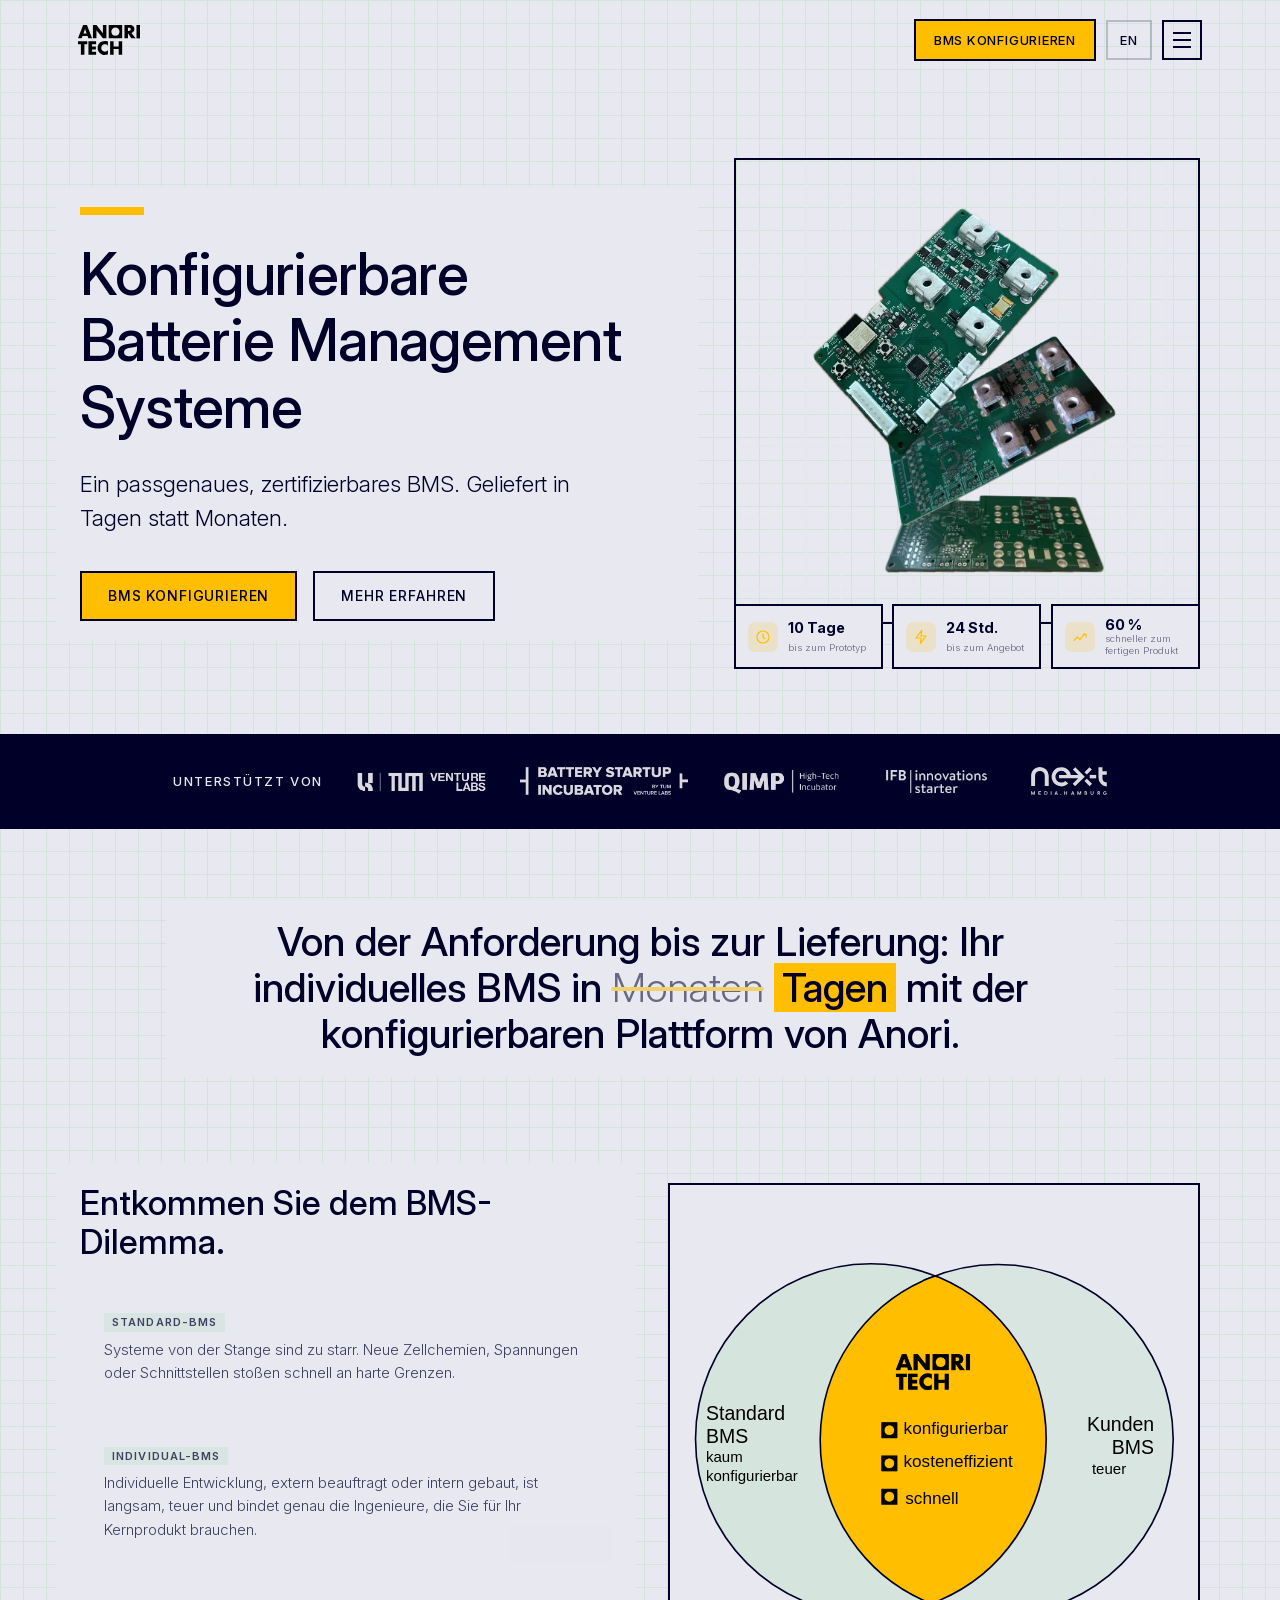
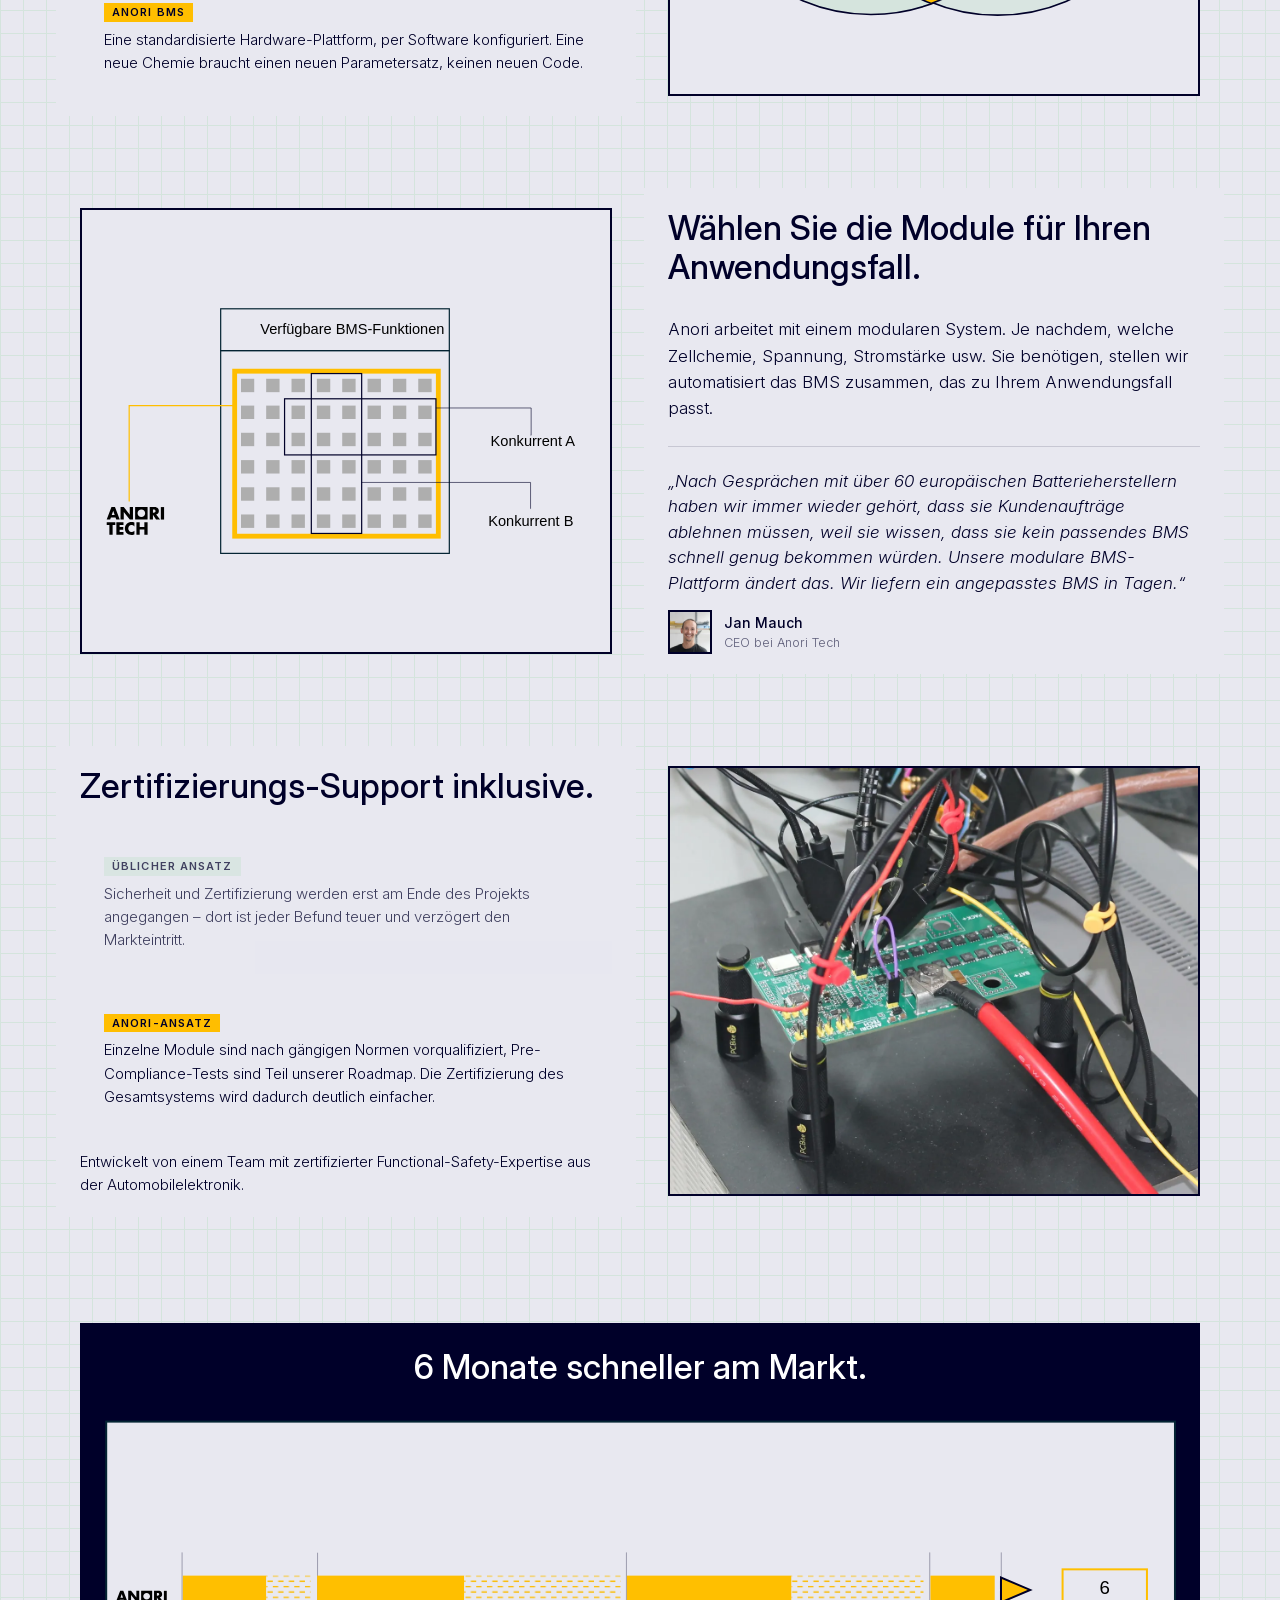
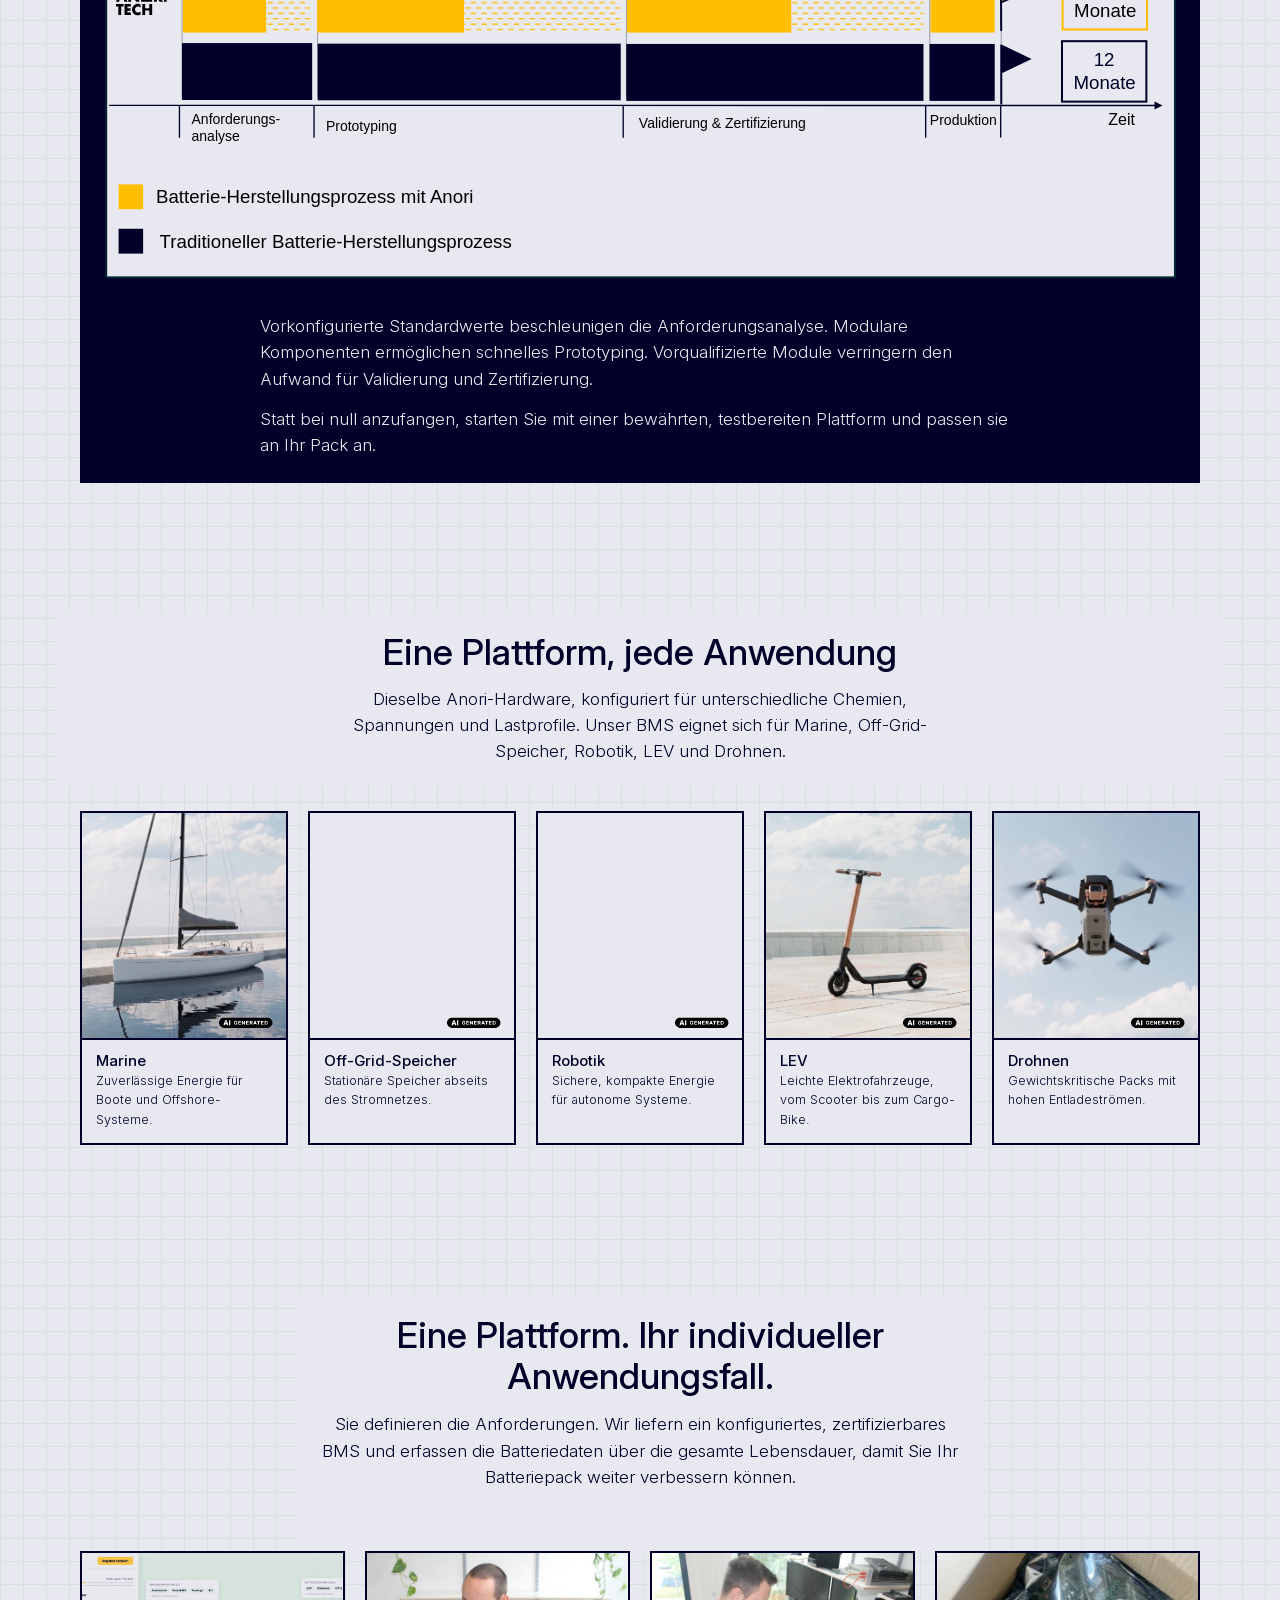
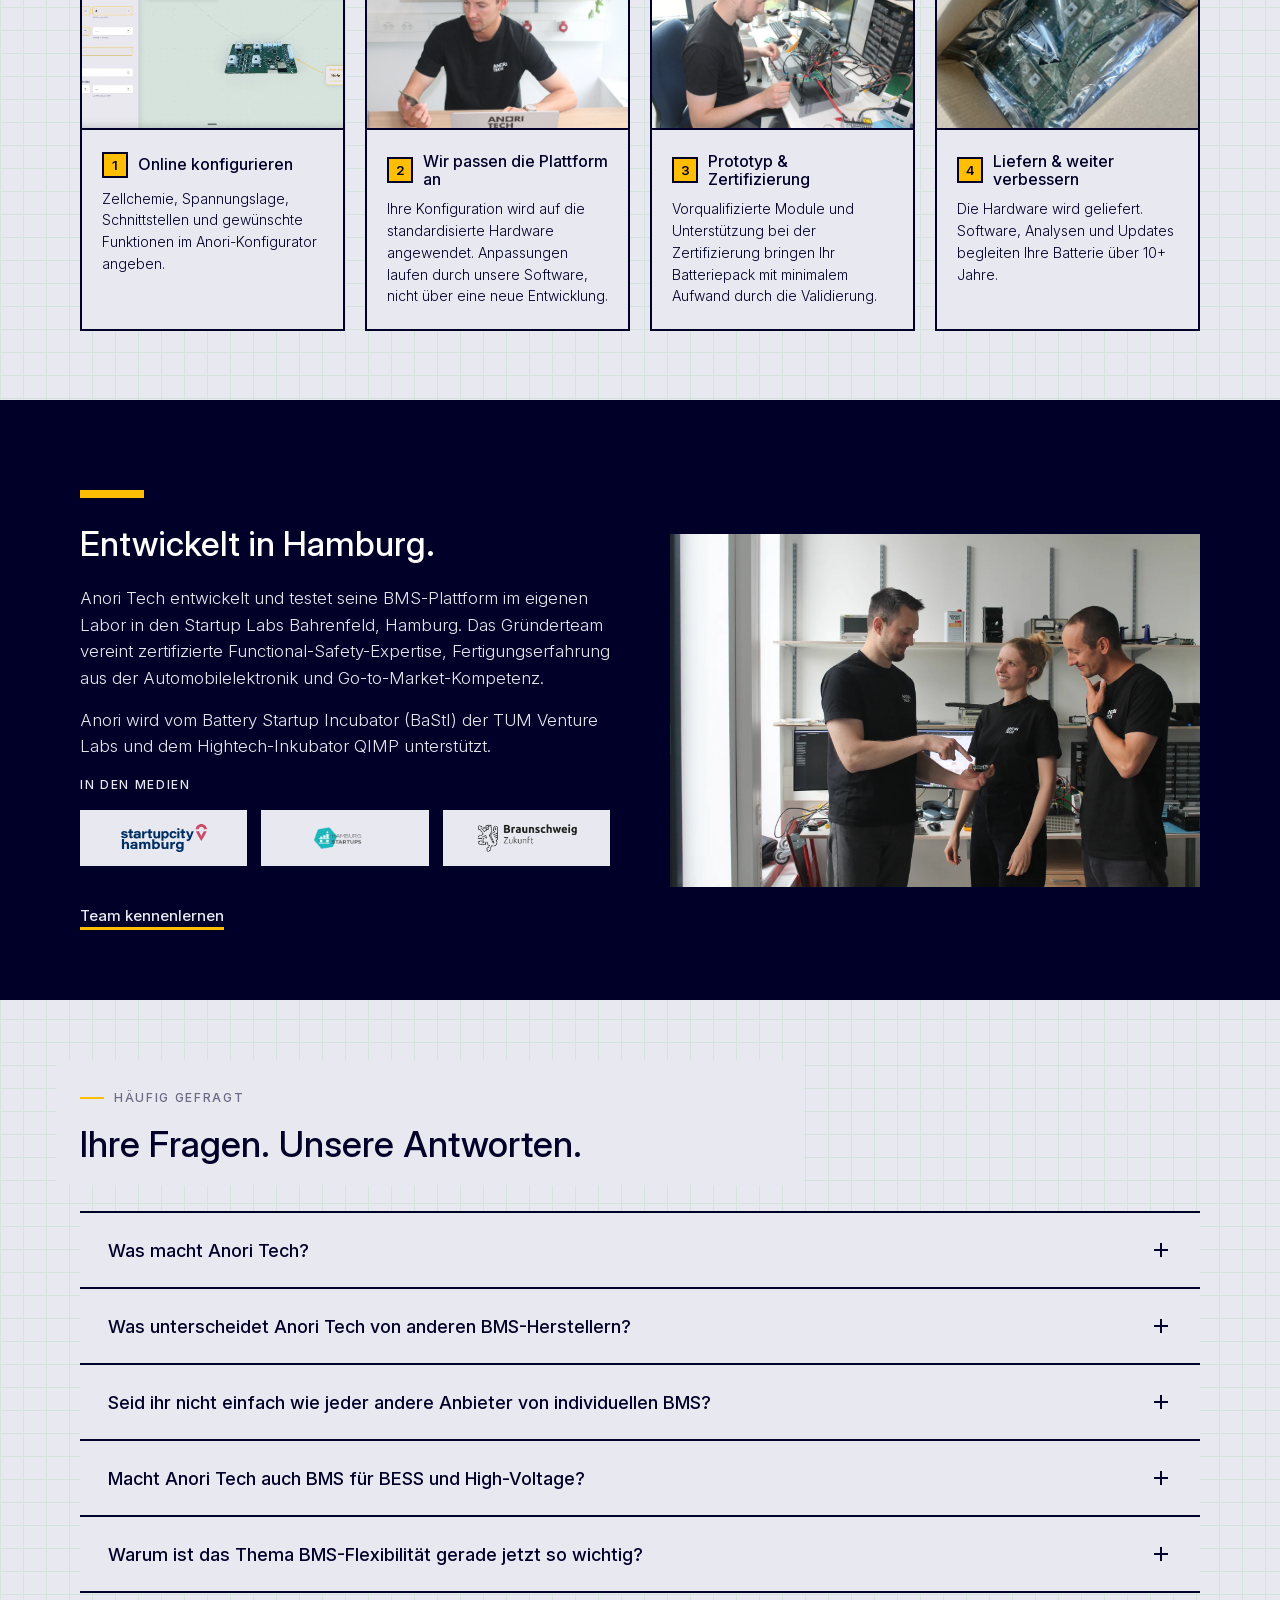
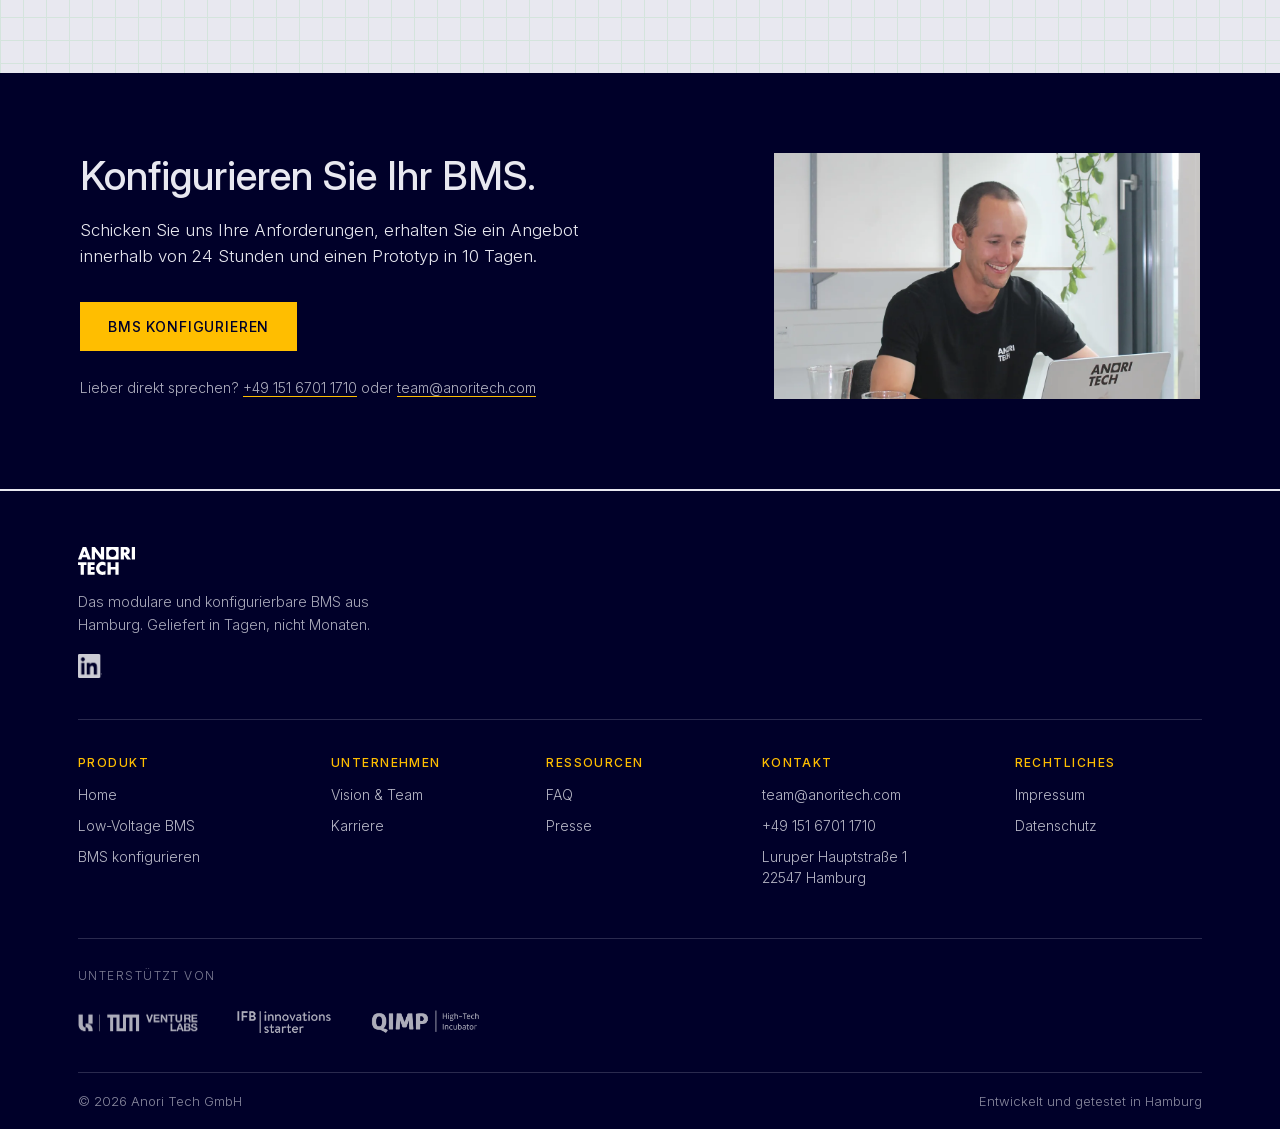
<file: index.html>
<!DOCTYPE html>
<html lang="de">
<head>
<meta charset="UTF-8">
<meta name="viewport" content="width=device-width, initial-scale=1">
<title data-i18n="meta.home.title">Anori Tech - Konfigurierbare Batteriemanagementsysteme</title>
<meta name="description" content="Ein passgenaues, zertifizierbares BMS – geliefert in Tagen statt Monaten. Die konfigurierbare BMS-Plattform aus Hamburg." data-i18n-attr="content:meta.home.description">
<link rel="canonical" href="https://anoritech.com/">
<meta name="robots" content="index, follow, max-image-preview:large, max-snippet:-1">

<meta property="og:type" content="website">
<meta property="og:site_name" content="Anori Tech">
<meta property="og:title" content="Konfigurierbare Batteriemanagementsysteme | Anori Tech" data-i18n-attr="content:meta.home.ogtitle">
<meta property="og:description" content="Ein passgenaues, zertifizierbares BMS – geliefert in Tagen statt Monaten. Die konfigurierbare BMS-Plattform aus Hamburg." data-i18n-attr="content:meta.home.description">
<meta property="og:url" content="https://anoritech.com/">
<meta property="og:image" content="https://anoritech.com/assets/img/og-home.jpg">
<meta property="og:image:width" content="1200">
<meta property="og:image:height" content="630">
<meta property="og:image:alt" content="Anori Low-Voltage BMS vor blauem Himmel, daneben der Claim: konfigurierbare Batteriemanagementsysteme" data-i18n-attr="content:meta.home.ogalt">
<meta property="og:locale" content="de_DE">
<meta name="twitter:card" content="summary_large_image">
<meta name="twitter:title" content="Konfigurierbare Batteriemanagementsysteme | Anori Tech" data-i18n-attr="content:meta.home.ogtitle">
<meta name="twitter:description" content="Ein passgenaues, zertifizierbares BMS – geliefert in Tagen statt Monaten. Die konfigurierbare BMS-Plattform aus Hamburg." data-i18n-attr="content:meta.home.description">
<meta name="twitter:image" content="https://anoritech.com/assets/img/og-home.jpg">

<meta name="theme-color" content="#000029">
<link rel="icon" type="image/svg+xml" href="assets/logos/anori-circlebox-blue500.svg">
<link rel="apple-touch-icon" href="assets/img/apple-touch-icon.png">

<script>document.documentElement.classList.add('js');</script>
<link rel="preload" href="assets/fonts/InterVariable.woff2" as="font" type="font/woff2" crossorigin>
<link rel="stylesheet" href="assets/fonts/inter.css">
<link rel="stylesheet" href="assets/site-chrome.css">
<style>
  :root{
    --orange:#FFBE00;
    --navy:#000029;
    --lightblue:#D4E4DD;
    --white:#E8E8F0;
    --pure:#FFFFFF;
    --hdr-h:80px;
    --t:.25s ease;
  }
  *{margin:0;padding:0;box-sizing:border-box;}
  /* height:auto ist Pflicht, sobald die Bilder width/height-Attribute tragen,
     sonst haelt der Browser die Attribut-Hoehe fest und das Bild wird
     verzerrt. Spezifischere Regeln weiter unten gewinnen weiterhin. */
  img,svg{max-width:100%;height:auto;display:block;}
  a{text-decoration:none;color:inherit;}
  body{
    font-family:'Inter', system-ui, -apple-system, 'Segoe UI', Roboto, 'Helvetica Neue', Arial, sans-serif;
    font-weight:300;
    color:var(--navy);
    background:var(--white);
    background-image:
      linear-gradient(var(--lightblue) 1px, transparent 1px),
      linear-gradient(90deg, var(--lightblue) 1px, transparent 1px);
    background-size:23px 23px;
    font-size:17px;
    line-height:1.55;
  }
  h1,h2,h3,h4{font-weight:500;line-height:1.15;}
  .wrap{max-width:1200px;margin:0 auto;padding:0 40px;}

  /* ---------- solid box behind text, hides the grid ----------
     Sized to the text block itself (not the full page width),
     so it never bleeds into an image next to it. */
  .solid{position:relative;}
  .solid > *{position:relative;z-index:1;}
  .solid::before{
    content:'';
    position:absolute;
    top:-20px;bottom:-20px;left:-24px;right:-24px;
    background:var(--white);
    z-index:0;
  }

  /* Header, Burger-Menu, Slide-in-Nav, Footer und .btn kommen jetzt
     komplett aus assets/site-chrome.css (siehe <link> oben) - das ist
     die einzige Quelle fuer diese Elemente auf allen vier Seiten.
     Hier folgt nur noch das Seiten-eigene Design (Hero, Cards, FAQ ...). */

  /* ---------- hero ---------- */
  .hero .wrap{display:grid;grid-template-columns:minmax(0,1.12fr) minmax(0,.88fr);gap:60px;align-items:center;padding:calc(var(--hdr-h) + 78px) 40px 64px;}
  .hero h1{font-size:58px;letter-spacing:-.01em;overflow-wrap:break-word;}
  .hero p.sub{font-size:22px;margin:26px 0 36px;max-width:520px;}
  .hero .cta{display:flex;gap:16px;}
  .accentbar{width:64px;height:8px;background:var(--orange);margin-bottom:26px;}

  /* hero right-side graphic, taken from the live site header */
  .hero-visual{width:100%;max-width:600px;margin-left:auto;}
  .hero-img-frame{border:2px solid var(--navy);background:transparent;padding:0;}
  .hero-img-frame img{width:100%;display:block;background:transparent;}
  .hero-metrics{display:grid;grid-template-columns:repeat(3,1fr);gap:10px;margin-top:-20px;position:relative;z-index:2;}
  .metric-card{
    border:2px solid var(--navy);border-radius:0;
    background:var(--white);padding:10px 12px;
    display:grid;grid-template-columns:auto 1fr;grid-template-rows:auto auto;
    align-items:center;column-gap:10px;text-align:left;
  }
  .metric-icon{
    grid-row:1/3;grid-column:1;
    width:30px;height:30px;border-radius:7px;
    background:rgba(255,190,0,.16);
    display:flex;align-items:center;justify-content:center;
  }
  .metric-card svg{width:16px;height:16px;stroke:var(--orange);}
  .metric-num{grid-row:1;grid-column:2;display:block;font-size:14.5px;font-weight:700;line-height:1.2;}
  .metric-label{grid-row:2;grid-column:2;font-size:9.5px;color:rgba(0,0,41,.55);line-height:1.25;}

  /* ---------- supporters ---------- */
  .supporters{background:var(--navy);}
  .supporters .wrap{padding:26px 30px;display:flex;align-items:center;gap:34px;justify-content:center;flex-wrap:wrap;}
  .supporters span{font-size:13px;letter-spacing:.12em;text-transform:uppercase;font-weight:500;white-space:nowrap;color:var(--white);}
  .supporters img{height:28px;width:auto;filter:brightness(0) invert(1);opacity:.85;}
  .supporters img[src*="qimp"]{height:33.6px;width:auto;}
  .supporters img[src*="ifb-hamburg"]{height:43.7px;width:auto;}

  /* ---------- big claim ---------- */
  .claim .wrap{padding:90px 40px 70px;text-align:center;}
  .claim h2{font-size:40px;max-width:900px;margin:0 auto;}
  .claim .strike{text-decoration:line-through;text-decoration-color:var(--orange);text-decoration-thickness:4px;font-weight:300;opacity:.55;}
  .claim .mark{background:var(--orange);padding:0 8px;}

  /* ---------- compare sections ---------- */
  section.compare{padding:56px 0;}
  .compare .wrap{display:grid;grid-template-columns:1fr 1fr;gap:56px;align-items:center;}
  .compare h2{font-size:34px;margin-bottom:30px;}
  .duo{display:grid;gap:18px;}
  .card{background:var(--white);padding:22px 24px;}
  .card.bad{opacity:.72;}
  .card h3{font-size:16px;font-weight:500;margin-bottom:6px;display:flex;align-items:center;gap:10px;}
  .card p{font-size:15px;}
  .tag{display:inline-block;font-size:11px;letter-spacing:.1em;text-transform:uppercase;font-weight:600;padding:3px 8px;}
  .tag.bad{background:var(--lightblue);}
  .tag.good{background:var(--orange);}
  .compare img{width:100%;display:block;border:2px solid var(--navy);}
  .compare img.noborder{border:none;}
  .linkmore{font-weight:500;font-size:15px;border-bottom:3px solid var(--orange);display:inline-block;margin-top:22px;}

  /* Framed image (Dilemma + Features): black border, padding ~1 grid tile (24px),
     stretched to the height of the text column, image centered inside */
  .framed .wrap{align-items:stretch;}
  .img-frame{
    border:2px solid var(--navy);background:var(--white);
    padding:24px;
    display:flex;align-items:center;justify-content:center;
    min-height:0;min-width:0;
  }
  .img-frame img{width:100%;max-height:100%;object-fit:contain;display:block;}

  /* Certification image: no border/padding frame; cropped (cover) so it
     exactly matches the text column's height, no letterboxing.
     min-height/min-width:0 lets this grid item actually shrink to the
     row height set by the text column, instead of growing to the
     image's own natural size (default flex/grid item behavior). */
  .cert .wrap{align-items:stretch;}
  .cert-frame{display:flex;min-height:0;min-width:0;}
  .cert-frame img{width:100%;height:100%;object-fit:cover;display:block;}

  /* CEO quote, now inline inside the Features text block */
  .quote-inline{margin-top:24px;padding-top:22px;border-top:1px solid rgba(0,0,41,.14);}
  .quote-inline .qtext{font-size:17px;font-style:italic;line-height:1.5;margin-bottom:14px;}
  .quote-inline .qauthor{display:flex;align-items:center;gap:12px;}
  .quote-inline .qauthor img{width:44px;height:44px;object-fit:cover;border:2px solid var(--navy);display:block;}
  .quote-inline .qname{font-weight:500;font-size:14px;}
  .quote-inline .qrole{font-size:12.5px;color:rgba(0,0,41,.6);}

  /* ---------- full-width graphic section ---------- */
  .fullwide{padding:70px 0;}
  .fullwide h2{font-size:34px;}
  .fullwide-img{width:100%;display:block;}
  /* Navy is a boxed panel (content-width), not a full-bleed background */
  .fullwide-box{background:var(--navy);color:var(--white);padding:24px;}
  .fullwide-box .solid::before{display:none;}
  .fullwide-box h2{color:var(--pure);}
  .fullwide-box p{color:var(--white);}

  /* ---------- timeline ---------- */
  .timeline{background:var(--white);border:2px solid var(--navy);padding:34px 30px;}
  .timeline .row{margin-bottom:26px;}
  .timeline .label{font-size:13px;letter-spacing:.08em;text-transform:uppercase;font-weight:500;margin-bottom:8px;display:flex;justify-content:space-between;}
  .bar{height:34px;display:flex;}
  .bar div{height:100%;display:flex;align-items:center;justify-content:center;font-size:11px;font-weight:500;color:var(--navy);border-right:2px solid var(--pure);}
  .b1{background:var(--lightblue);}
  .b2{background:#b9cfc6;}
  .b3{background:#9db9ae;}
  .b4{background:var(--orange);}
  .timeline .note{font-size:14px;margin-top:4px;}
  .savings{font-size:15px;font-weight:500;background:var(--orange);display:inline-block;padding:4px 12px;margin-top:6px;}

  /* ---------- process ---------- */
  .process .wrap{padding:90px 40px 70px;}
  /* keep the readability box behind the heading, but stop it at its own
     bottom edge (instead of the usual -20px overshoot) and add clearance
     below, so it never bleeds into the step images underneath. */
  .process .solid{margin-bottom:26px;}
  .process .solid::before{bottom:0;}
  .process h2{font-size:36px;text-align:center;margin-bottom:14px;}
  .process p.lead{text-align:center;max-width:640px;margin:0 auto 54px;}
  .steps{display:grid;grid-template-columns:repeat(4,1fr);gap:20px;}
  .step-wrap{display:flex;flex-direction:column;}
  .step-img{width:100%;aspect-ratio:3/2;object-fit:cover;display:block;border:2px solid var(--navy);border-bottom:none;}
  .step{border:2px solid var(--navy);background:var(--white);padding:22px 20px;position:relative;flex:1;}
  .step-head{display:flex;align-items:center;gap:10px;margin-bottom:10px;}
  .step .n{flex-shrink:0;width:26px;height:26px;background:var(--orange);border:2px solid var(--navy);display:flex;align-items:center;justify-content:center;font-weight:600;font-size:13px;}
  .step h3{font-size:16px;font-weight:500;margin:0;}
  .step p{font-size:14px;}

  /* ---------- use cases (same grid-pattern background as the rest of the page) ---------- */
  .cases .wrap{padding:80px 40px;}
  .cases h2{font-size:36px;text-align:center;margin-bottom:12px;}
  .cases p.lead{text-align:center;max-width:620px;margin:0 auto 46px;}
  .casegrid{display:grid;grid-template-columns:repeat(5,1fr);gap:20px;}
  .case{border:2px solid var(--navy);background:var(--white);}
  .case-img-wrap{position:relative;}
  .case-img-wrap img{width:100%;aspect-ratio:9/10;object-fit:cover;display:block;border-bottom:2px solid var(--navy);}
  .case-img-wrap .ai-label{position:absolute;right:6px;bottom:6px;width:34%;height:auto;aspect-ratio:auto;border:none;display:block;}
  .case h3{font-size:15px;font-weight:500;padding:12px 14px 2px;}
  .case p{font-size:12.5px;padding:0 14px 14px;}

  /* ---------- team (blue/navy background, image right, text left) ---------- */
  .team{background:var(--navy);color:var(--white);}
  .team .wrap{padding:90px 40px 70px;display:grid;grid-template-columns:1fr 1fr;gap:60px;align-items:center;}
  .team img{width:100%;border:none;display:block;}
  .team h2{font-size:34px;margin-bottom:22px;color:var(--pure);}
  .team p{margin-bottom:16px;color:var(--white);}
  .team .solid::before{display:none;}
  .team .linkmore{color:var(--white);}
  .media-row-label{font-size:12px;letter-spacing:.14em;text-transform:uppercase;font-weight:500;color:var(--white);margin:10px 0 14px;}
  .media-boxes{display:flex;flex-wrap:wrap;gap:14px;margin-bottom:16px;}
  .media-box{background:var(--white);padding:14px 18px;display:flex;align-items:center;justify-content:center;flex:1 1 140px;min-height:56px;}
  .media-box img{max-height:28px;width:auto;display:block;}

  /* ---------- FAQ ---------- */
  .faqsec .wrap{padding:80px 40px;}
  .faqsec h2{font-size:36px;margin-bottom:12px;}
  .faqsec .eyebrow{display:inline-flex;align-items:center;gap:10px;font-size:12px;font-weight:500;letter-spacing:.14em;text-transform:uppercase;color:rgba(0,0,41,.55);margin-bottom:16px;}
  .faqsec .eyebrow::before{content:'';width:24px;height:2px;background:var(--orange);}
  .faqsec .section-head{max-width:700px;margin-bottom:46px;}
  .faq{border-top:2px solid var(--navy);}
  .faq-item{border-bottom:2px solid var(--navy);background:var(--white);padding:26px 28px;}
  .faq-q{
    display:flex;align-items:center;justify-content:space-between;gap:16px;
    width:100%;font-size:18px;font-weight:500;
    background:none;border:none;color:inherit;font-family:inherit;
    text-align:left;cursor:pointer;
  }
  .faq-icon{flex-shrink:0;width:22px;height:22px;position:relative;}
  .faq-icon::before,.faq-icon::after{
    content:'';position:absolute;top:50%;left:50%;
    background:var(--navy);transition:transform .25s ease,opacity .25s ease;
  }
  .faq-icon::before{width:14px;height:2px;transform:translate(-50%,-50%);}
  .faq-icon::after{width:2px;height:14px;transform:translate(-50%,-50%);}
  .faq-item.open .faq-icon::after{transform:translate(-50%,-50%) rotate(90deg);opacity:0;}
  .faq-a{max-height:0;overflow:hidden;transition:max-height .35s ease;}
  .faq-item.open .faq-a{max-height:2000px;}
  .faq-a-inner{padding-top:14px;}
  .faq-a p{font-size:15px;color:rgba(0,0,41,.8);}
  .faq-a p + p{margin-top:12px;}
  .faq-a ol{counter-reset:faqnum;margin-top:14px;list-style:none;padding-left:0;}
  .faq-a ol li{counter-increment:faqnum;font-size:15px;color:rgba(0,0,41,.8);margin-bottom:12px;}
  .faq-a ol li:last-child{margin-bottom:0;}
  .faq-a ol li::before{
    content:counter(faqnum) ". ";
    font-weight:600;color:var(--navy);
  }
  .faq-a ol li strong{color:var(--navy);}

  /* ---------- cta ---------- */
  .cta-final{background:var(--navy);color:var(--white);}
  .cta-final .wrap{display:grid;grid-template-columns:1.2fr .8fr;gap:56px;align-items:stretch;padding:80px 40px 90px;}
  .cta-final h2{font-size:40px;margin-bottom:18px;}
  .cta-final p.lead{max-width:560px;margin-bottom:32px;}
  .cta-final .buttons{display:flex;gap:16px;justify-content:flex-start;margin-bottom:26px;}
  .cta-final .btn{border-color:var(--orange);}
  .cta-final .cta-contact{font-size:14px;color:rgba(232,232,240,.75);}
  .cta-final .cta-contact span{border-bottom:1px solid var(--orange);}
  .cta-final-frame{position:relative;overflow:hidden;min-height:0;min-width:0;}
  .cta-final-frame img{position:absolute;inset:0;width:100%;height:100%;object-fit:cover;display:block;}

  /* ---------- scroll-triggered reveal animations ---------- */
  .js .reveal{
    opacity:0;
    transform:translateY(28px);
    transition:opacity .7s cubic-bezier(.22,.61,.36,1),transform .7s cubic-bezier(.22,.61,.36,1);
    will-change:opacity,transform;
  }
  .js .reveal.in-view{opacity:1;transform:translateY(0);}

  /* header stats: staggered, one after another */
  .js .hero-metrics .metric-card:nth-child(1){transition-delay:.05s;}
  .js .hero-metrics .metric-card:nth-child(2){transition-delay:.18s;}
  .js .hero-metrics .metric-card:nth-child(3){transition-delay:.31s;}

  /* use-case boxes (image + text): staggered */
  .js .casegrid .case:nth-child(1){transition-delay:.05s;}
  .js .casegrid .case:nth-child(2){transition-delay:.14s;}
  .js .casegrid .case:nth-child(3){transition-delay:.23s;}
  .js .casegrid .case:nth-child(4){transition-delay:.32s;}
  .js .casegrid .case:nth-child(5){transition-delay:.41s;}

  /* process steps: staggered */
  .js .steps .step-wrap:nth-child(1){transition-delay:.05s;}
  .js .steps .step-wrap:nth-child(2){transition-delay:.16s;}
  .js .steps .step-wrap:nth-child(3){transition-delay:.27s;}
  .js .steps .step-wrap:nth-child(4){transition-delay:.38s;}

  /* marker sweep for the highlighted "days" word in the claim */
  .js .mark{
    background:linear-gradient(90deg,var(--orange),var(--orange)) no-repeat;
    background-size:0% 100%;
    transition:background-size 1s cubic-bezier(.22,.61,.36,1);
  }
  .js .mark.marker-play{background-size:100% 100%;}

  @media (prefers-reduced-motion:reduce){
    .js .reveal{opacity:1 !important;transform:none !important;transition:none !important;}
    .js .mark{background-size:100% 100% !important;transition:none !important;}
  }

  /* ================= mobile ================= */
  @media (max-width:860px){
    .wrap{padding:0 24px;}
    .hero .wrap{grid-template-columns:1fr;gap:40px;padding:calc(var(--hdr-h) + 40px) 24px 48px;}
    .hero h1{font-size:40px;}
    .hero p.sub{font-size:18px;}
    .hero-visual{max-width:100%;margin:0;}
    .hero-metrics{margin-top:-16px;}
    .claim h2{font-size:28px;}
    .compare h2{font-size:26px;}
    .compare .wrap{grid-template-columns:1fr;gap:32px;}
    .img-frame{padding:20px;}
    .cert-frame img{height:auto;object-fit:contain;}
    .cta-final .wrap{grid-template-columns:1fr;gap:32px;}
    .cta-final-frame{position:static;min-height:220px;}
    .cta-final-frame img{position:static;height:auto;object-fit:contain;}
    .casegrid{grid-template-columns:repeat(2,1fr);}
    .steps{grid-template-columns:1fr 1fr;}
    .team .wrap{grid-template-columns:1fr;gap:32px;padding-top:64px;}
    .fullwide-box{padding:18px;}
  }
  @media (max-width:560px){
    .wrap{padding:0 18px;}
    .hero h1{font-size:32px;}
    .hero .cta{flex-direction:column;align-items:flex-start;}
    .hero-metrics{gap:8px;}
    .metric-card{padding:8px 10px;column-gap:8px;}
    .metric-icon{width:26px;height:26px;}
    .metric-card svg{width:14px;height:14px;}
    .metric-num{font-size:12.5px;}
    .metric-label{font-size:8.5px;}
    .casegrid{grid-template-columns:1fr 1fr;gap:12px;}
    .steps{grid-template-columns:1fr;}
    .cta-final .buttons{flex-direction:column;align-items:flex-start;}
    .supporters .wrap{gap:18px;}
    .duo{gap:14px;}
    .faq-q{font-size:16px;}
  }
  /* very small phones: 3 metric boxes side by side get too cramped, stack instead */
  @media (max-width:400px){
    .hero-metrics{grid-template-columns:1fr;}
    .metric-card{padding:10px 14px;column-gap:12px;}
    .metric-icon{width:32px;height:32px;}
    .metric-card svg{width:16px;height:16px;}
    .metric-num{font-size:15px;}
    .metric-label{font-size:11px;}
  }
</style>

<script type="application/ld+json">
{
  "@context": "https://schema.org",
  "@graph": [
    {
      "@type": "Organization",
      "@id": "https://anoritech.com/#organization",
      "name": "Anori Tech GmbH",
      "alternateName": ["Anori Tech", "Anoritech", "Anori"],
      "url": "https://anoritech.com/",
      "logo": {
        "@type": "ImageObject",
        "url": "https://anoritech.com/assets/logos/anori-black.svg"
      },
      "image": "https://anoritech.com/assets/img/og-home.jpg",
      "description": "Anori Tech ist eine software-definierte BMS-Plattform aus Hamburg. Batteriepack-Hersteller konfigurieren ihr Batteriemanagementsystem, statt es zu entwickeln, und erhalten ein passgenaues, zertifizierungsfähiges BMS in Tagen statt Monaten.",
      "email": "team@anoritech.com",
      "telephone": "+4915167011710",
      "foundingDate": "2025-11-28",
      "legalName": "Anori Tech GmbH",
      "address": {
        "@type": "PostalAddress",
        "streetAddress": "Luruper Hauptstraße 1",
        "postalCode": "22547",
        "addressLocality": "Hamburg",
        "addressRegion": "Hamburg",
        "addressCountry": "DE"
      },
      "contactPoint": {
        "@type": "ContactPoint",
        "email": "team@anoritech.com",
        "telephone": "+4915167011710",
        "contactType": "sales",
        "areaServed": "EU",
        "availableLanguage": ["de", "en"]
      },
      "sameAs": ["https://www.linkedin.com/company/anori-tech/"],
      "founder": [
        {"@type": "Person", "name": "Stefan Akatyschew", "jobTitle": "Chief Technology Officer", "sameAs": "https://www.linkedin.com/in/sakatyschew/"},
        {"@type": "Person", "name": "Jan Mauch", "jobTitle": "Chief Executive Officer", "sameAs": "https://www.linkedin.com/in/janmauch/"},
        {"@type": "Person", "name": "Anina Tietjens", "jobTitle": "Chief Operating Officer", "sameAs": "https://www.linkedin.com/in/anina-tietjens/"}
      ],
      "knowsAbout": [
        "Batteriemanagementsystem",
        "Battery Management System",
        "Zellbalancing",
        "State of Charge",
        "State of Health",
        "LFP",
        "Batteriepack-Entwicklung",
        "UN ECE R10",
        "ISO 23625",
        "EU-Batterieverordnung 2023/1542"
      ]
    },
    {
      "@type": "WebSite",
      "@id": "https://anoritech.com/#website",
      "url": "https://anoritech.com/",
      "name": "Anori Tech",
      "inLanguage": "de-DE",
      "publisher": {"@id": "https://anoritech.com/#organization"}
    },
    {
      "@type": "WebPage",
      "@id": "https://anoritech.com/#webpage",
      "url": "https://anoritech.com/",
      "name": "Anori Tech - Konfigurierbare Batteriemanagementsysteme",
      "description": "Ein passgenaues, zertifizierbares BMS – geliefert in Tagen statt Monaten. Die konfigurierbare BMS-Plattform aus Hamburg.",
      "isPartOf": {"@id": "https://anoritech.com/#website"},
      "about": {"@id": "https://anoritech.com/#organization"},
      "primaryImageOfPage": "https://anoritech.com/assets/img/og-home.jpg",
      "inLanguage": "de-DE",
      "datePublished": "2026-08-31",
      "dateModified": "2026-08-31"
    }
  ]
}
</script>
<link rel="alternate" hreflang="de" href="https://anoritech.com/">
<link rel="alternate" hreflang="en" href="https://anoritech.com/en/">
<link rel="alternate" hreflang="x-default" href="https://anoritech.com/">
</head>
<body>

<a class="skip-link" href="#main" data-i18n="a11y.skip">Zum Inhalt springen</a>

<div class="nav-backdrop" id="nav-backdrop"></div>

<nav id="nav-menu" aria-label="Hauptnavigation" data-i18n-attr="aria-label:nav.aria.main">
  <button class="nav-close" aria-label="Menü schließen" data-i18n-attr="aria-label:nav.aria.close">&times;</button>
  <div class="nav-label" data-i18n="nav.label">Menü</div>
  <a class="nav-link active" href="/" data-i18n="nav.home">Home</a>
  <a class="nav-link" href="low-voltage-bms.html" data-i18n="nav.lv">Low-Voltage BMS</a>
  <a class="nav-link" href="vision-team.html" data-i18n="nav.vision">Vision &amp; Team</a>
  <a class="nav-link" href="https://nice-channel-658.notion.site/Careers-at-Anori-Tech-3834b6f765ee809885d5fef8bb0c7580" target="_blank" rel="noopener"><span data-i18n="nav.career">Karriere</span></a>
  <div class="nav-cta"><a class="btn" href="konfigurieren.html" data-i18n="cta.configure">BMS konfigurieren</a></div>
  <div class="nav-meta">
    <a href="mailto:team@anoritech.com"><span>team@anoritech.com</span></a>
    <a href="tel:+4915167011710"><span>+49 151 6701 1710</span></a>
  </div>
</nav>

<header id="hdr">
  <div class="wrap hdr-inner">
    <a class="hdr-logo" href="/" aria-label="Anori Tech, zur Startseite" data-i18n-attr="aria-label:a11y.logohome">
      <img class="logo-dark" src="assets/logos/anori-black.svg" alt="Anori Tech" width="130" height="30" loading="eager" decoding="async">
      <img class="logo-light" src="assets/logos/anori-white.svg" alt="Anori Tech" width="130" height="30" loading="eager" decoding="async">
    </a>
    <div class="hdr-right">
      <a class="btn btn-sm" href="konfigurieren.html" data-i18n="cta.configure2">BMS konfigurieren</a>
      <a class="lang-btn" href="en/index.html" hreflang="en" aria-label="Switch to English">EN</a>
      <button class="burger-btn" id="burger-btn" aria-label="Menü öffnen" data-i18n-attr="aria-label:nav.aria.open" aria-expanded="false" aria-controls="nav-menu">
        <span></span><span></span><span></span>
      </button>
    </div>
  </div>
</header>

<main id="main">

<section class="hero">
  <div class="wrap">
    <div class="solid">
      <div class="accentbar"></div>
      <h1 data-i18n="home.hero.h1">Konfigurierbare Batterie Management Systeme</h1>
      <p class="sub" data-i18n="home.hero.sub">Ein passgenaues, zertifizierbares BMS. Geliefert in Tagen statt Monaten.</p>
      <div class="cta">
        <a class="btn" href="konfigurieren.html" data-i18n="home.hero.cta1">BMS konfigurieren</a>
        <a class="btn btn-white" href="#wie-es-funktioniert" data-i18n="home.hero.cta2">Mehr erfahren</a>
      </div>
    </div>
    <div class="hero-visual">
      <div class="hero-img-frame">
        <img src="assets/img/bms-header.webp" alt="Anori Low-Voltage BMS, Hardware entwickelt in Hamburg" width="620" height="620" loading="eager" decoding="async" fetchpriority="high" data-i18n-attr="alt:alt.bms-header">
      </div>
      <div class="hero-metrics">
        <div class="metric-card reveal">
          <div class="metric-icon"><svg viewBox="0 0 24 24" fill="none" stroke-width="1.8"><circle cx="12" cy="12" r="9"/><path d="M12 7v5l3 3"/></svg></div>
          <span class="metric-num" data-i18n="home.hero.metric1.num">10 Tage</span>
          <span class="metric-label" data-i18n="home.hero.metric1.label">bis zum Prototyp</span>
        </div>
        <div class="metric-card reveal">
          <div class="metric-icon"><svg viewBox="0 0 24 24" fill="none" stroke-width="1.8"><path d="M13 2L4.5 13.5H12L11 22L19.5 10.5H12L13 2z" stroke-linecap="round" stroke-linejoin="round"/></svg></div>
          <span class="metric-num" data-i18n="home.hero.metric2.num">24 Std.</span>
          <span class="metric-label" data-i18n="home.hero.metric2.label">bis zum Angebot</span>
        </div>
        <div class="metric-card reveal">
          <div class="metric-icon"><svg viewBox="0 0 24 24" fill="none" stroke-width="1.8"><path d="M3 17l5-5 4 4 7-9" stroke-linecap="round" stroke-linejoin="round"/><path d="M17 8h4v4" stroke-linecap="round" stroke-linejoin="round"/></svg></div>
          <span class="metric-num" data-i18n="home.hero.metric3.num">60 %</span>
          <span class="metric-label" data-i18n="home.hero.metric3.label">schneller zum fertigen Produkt</span>
        </div>
      </div>
    </div>
  </div>
</section>

<div class="supporters">
  <div class="wrap">
    <span data-i18n="ft.supportedby">Unterstützt von</span>
    <img src="assets/logos/tum-venture-labs.png" alt="TUM Venture Labs" width="1920" height="417" loading="lazy" decoding="async">
    <img src="assets/logos/basti.png" alt="BaStI" width="600" height="100" loading="lazy" decoding="async">
    <img src="assets/logos/qimp.png" alt="QIMP" width="1583" height="440" loading="lazy" decoding="async">
    <img src="assets/logos/ifb-hamburg.png" alt="IFB Hamburg" width="1423" height="515" loading="lazy" decoding="async">
    <img src="assets/logos/nextmedia-hamburg.svg" alt="nextMedia.Hamburg" width="320" height="118" loading="lazy" decoding="async">
  </div>
</div>

<div class="claim">
  <div class="wrap">
    <div class="solid" style="max-width:900px;margin:0 auto;">
      <h2 data-i18n="home.claim.h2">Von der Anforderung bis zur Lieferung: Ihr individuelles BMS in <span class="strike">Monaten</span> <span class="mark">Tagen</span> mit der konfigurierbaren Plattform von Anori.</h2>
    </div>
  </div>
</div>

<section class="compare framed">
  <div class="wrap">
    <div class="solid">
      <h2 data-i18n="home.dilemma.h2">Entkommen Sie dem BMS-Dilemma.</h2>
      <div class="duo">
        <div class="card bad">
          <h3><span class="tag bad" data-i18n="home.dilemma.bad1.tag">Standard-BMS</span></h3>
          <p data-i18n="home.dilemma.bad1.p">Systeme von der Stange sind zu starr. Neue Zellchemien, Spannungen oder Schnittstellen stoßen schnell an harte Grenzen.</p>
        </div>
        <div class="card bad">
          <h3><span class="tag bad" data-i18n="home.dilemma.bad2.tag">Individual-BMS</span></h3>
          <p data-i18n="home.dilemma.bad2.p">Individuelle Entwicklung, extern beauftragt oder intern gebaut, ist langsam, teuer und bindet genau die Ingenieure, die Sie für Ihr Kernprodukt brauchen.</p>
        </div>
        <div class="card good">
          <h3><span class="tag good" data-i18n="home.dilemma.good.tag">Anori BMS</span></h3>
          <p data-i18n="home.dilemma.good.p">Eine standardisierte Hardware-Plattform, per Software konfiguriert. Eine neue Chemie braucht einen neuen Parametersatz, keinen neuen Code.</p>
        </div>
      </div>
    </div>
    <div class="img-frame reveal">
      <img class="noborder" src="assets/img/svg/venn-diagramm.svg" alt="Anori BMS: das Beste aus Standard- und Kunden-BMS" data-i18n-attr="src:home.dilemma.venn.src,alt:home.dilemma.venn.alt" loading="lazy" decoding="async" width="2044" height="1508">
    </div>
  </div>
</section>

<section class="compare framed">
  <div class="wrap">
    <div class="img-frame reveal">
      <img class="noborder" src="assets/img/svg/features.svg" alt="Verfügbare BMS-Funktionen von Anori im Vergleich zu Wettbewerbern" data-i18n-attr="src:home.features.svg.src,alt:home.features.svg.alt" loading="lazy" decoding="async" width="2727" height="1394">
    </div>
    <div class="solid">
      <h2 data-i18n="home.features.h2">Wählen Sie die Module für Ihren Anwendungsfall.</h2>
      <p data-i18n="home.features.p">Anori arbeitet mit einem modularen System. Je nachdem, welche Zellchemie, Spannung, Stromstärke usw. Sie benötigen, stellen wir automatisiert das BMS zusammen, das zu Ihrem Anwendungsfall passt.</p>
      <div class="quote-inline">
        <p class="qtext" data-i18n="home.features.quote">„Nach Gesprächen mit über 60 europäischen Batterieherstellern haben wir immer wieder gehört, dass sie Kundenaufträge ablehnen müssen, weil sie wissen, dass sie kein passendes BMS schnell genug bekommen würden. Unsere modulare BMS-Plattform ändert das. Wir liefern ein angepasstes BMS in Tagen.“</p>
        <div class="qauthor">
          <img src="assets/img/jan-quote.webp" alt="Jan Mauch, CEO von Anori Tech" width="430" height="430" loading="lazy" decoding="async" data-i18n-attr="alt:alt.jan-ceo">
          <div>
            <div class="qname">Jan Mauch</div>
            <div class="qrole" data-i18n="home.features.qrole">CEO bei Anori Tech</div>
          </div>
        </div>
      </div>
    </div>
  </div>
</section>

<section class="compare cert">
  <div class="wrap">
    <div class="solid">
      <h2 data-i18n="home.cert.h2">Zertifizierungs-Support inklusive.</h2>
      <div class="duo">
        <div class="card bad">
          <h3><span class="tag bad" data-i18n="home.cert.bad.tag">Üblicher Ansatz</span></h3>
          <p data-i18n="home.cert.bad.p">Sicherheit und Zertifizierung werden erst am Ende des Projekts angegangen – dort ist jeder Befund teuer und verzögert den Markteintritt.</p>
        </div>
        <div class="card good">
          <h3><span class="tag good" data-i18n="home.cert.good.tag">Anori-Ansatz</span></h3>
          <p data-i18n="home.cert.good.p">Einzelne Module sind nach gängigen Normen vorqualifiziert, Pre-Compliance-Tests sind Teil unserer Roadmap. Die Zertifizierung des Gesamtsystems wird dadurch deutlich einfacher.</p>
        </div>
      </div>
      <p style="margin-top:20px;font-size:15px;" data-i18n="home.cert.note">Entwickelt von einem Team mit zertifizierter Functional-Safety-Expertise aus der Automobilelektronik.</p>
    </div>
    <div class="cert-frame reveal">
      <img src="assets/img/bms-zoom.webp" alt="Nahaufnahme eines Anori BMS beim Test im Labor in Hamburg" width="1600" height="1000" loading="lazy" decoding="async" data-i18n-attr="alt:alt.bms-zoom">
    </div>
  </div>
</section>

<section class="fullwide">
  <div class="wrap">
    <div class="fullwide-box reveal">
      <div class="solid" style="max-width:640px;text-align:center;margin:0 auto 34px;">
        <h2 data-i18n="home.fullwide.h2">6 Monate schneller am Markt.</h2>
      </div>
      <img class="fullwide-img" src="assets/img/svg/timeline.svg" alt="Anori BMS, schneller am Markt: 6 statt 12 Monate" data-i18n-attr="src:home.fullwide.svg.src,alt:home.fullwide.svg.alt" loading="lazy" decoding="async" width="3672" height="1572">
      <div class="solid" style="max-width:760px;text-align:left;margin:34px auto 0;">
        <p data-i18n="home.fullwide.p1">Vorkonfigurierte Standardwerte beschleunigen die Anforderungsanalyse. Modulare Komponenten ermöglichen schnelles Prototyping. Vorqualifizierte Module verringern den Aufwand für Validierung und Zertifizierung.</p>
        <p style="margin-top:14px;" data-i18n="home.fullwide.p2">Statt bei null anzufangen, starten Sie mit einer bewährten, testbereiten Plattform und passen sie an Ihr Pack an.</p>
      </div>
    </div>
  </div>
</section>

<div class="cases">
  <div class="wrap">
    <div class="solid">
      <h2 data-i18n="home.cases.h2">Eine Plattform, jede Anwendung</h2>
      <p class="lead" data-i18n="home.cases.lead">Dieselbe Anori-Hardware, konfiguriert für unterschiedliche Chemien, Spannungen und Lastprofile. Unser BMS eignet sich für Marine, Off-Grid-Speicher, Robotik, LEV und Drohnen.</p>
    </div>
    <div class="casegrid">
      <div class="case reveal"><div class="case-img-wrap"><img src="assets/img/case-marine.webp" alt="Segelyacht im Hafen, Anwendungsfall für das Anori Low-Voltage BMS in Marine-Anwendungen" width="900" height="1019" loading="lazy" decoding="async" data-i18n-attr="alt:alt.case-marine"><img class="ai-label" src="assets/img/EU-LABEL_AI_GENERATED_black.svg.webp" alt="KI-generiertes Bild" width="960" height="305" loading="lazy" decoding="async" data-i18n-attr="alt:alt.ai-label"></div><h3 data-i18n="home.cases.marine.h">Marine</h3><p data-i18n="home.cases.marine.p">Zuverlässige Energie für Boote und Offshore-Systeme.</p></div>
      <div class="case reveal"><div class="case-img-wrap"><img src="assets/img/case-off-grid.webp" alt="Mobiler Energiespeicher im Freien, Anwendungsfall für das Anori Low-Voltage BMS in Off-Grid-Speichern" width="900" height="1019" loading="lazy" decoding="async" data-i18n-attr="alt:alt.case-off-grid"><img class="ai-label" src="assets/img/EU-LABEL_AI_GENERATED_black.svg.webp" alt="KI-generiertes Bild" width="960" height="305" loading="lazy" decoding="async" data-i18n-attr="alt:alt.ai-label"></div><h3 data-i18n="home.cases.offgrid.h">Off-Grid-Speicher</h3><p data-i18n="home.cases.offgrid.p">Stationäre Speicher abseits des Stromnetzes.</p></div>
      <div class="case reveal"><div class="case-img-wrap"><img src="assets/img/case-robotik.webp" alt="Autonomer Transportroboter im Lager, Anwendungsfall für das Anori Low-Voltage BMS in der Robotik" width="900" height="1019" loading="lazy" decoding="async" data-i18n-attr="alt:alt.case-robotik"><img class="ai-label" src="assets/img/EU-LABEL_AI_GENERATED_black.svg.webp" alt="KI-generiertes Bild" width="960" height="305" loading="lazy" decoding="async" data-i18n-attr="alt:alt.ai-label"></div><h3 data-i18n="home.cases.robotics.h">Robotik</h3><p data-i18n="home.cases.robotics.p">Sichere, kompakte Energie für autonome Systeme.</p></div>
      <div class="case reveal"><div class="case-img-wrap"><img src="assets/img/case-lev.webp" alt="E-Scooter, Anwendungsfall für das Anori Low-Voltage BMS in leichten Elektrofahrzeugen" width="900" height="1019" loading="lazy" decoding="async" data-i18n-attr="alt:alt.case-lev"><img class="ai-label" src="assets/img/EU-LABEL_AI_GENERATED_black.svg.webp" alt="KI-generiertes Bild" width="960" height="305" loading="lazy" decoding="async" data-i18n-attr="alt:alt.ai-label"></div><h3 data-i18n="home.cases.lev.h">LEV</h3><p data-i18n="home.cases.lev.p">Leichte Elektrofahrzeuge, vom Scooter bis zum Cargo-Bike.</p></div>
      <div class="case reveal"><div class="case-img-wrap"><img src="assets/img/case-drohnen.webp" alt="Drohne im Flug, Anwendungsfall für das Anori Low-Voltage BMS in Drohnen und UAV" width="900" height="1019" loading="lazy" decoding="async" data-i18n-attr="alt:alt.case-drohnen"><img class="ai-label" src="assets/img/EU-LABEL_AI_GENERATED_black.svg.webp" alt="KI-generiertes Bild" width="960" height="305" loading="lazy" decoding="async" data-i18n-attr="alt:alt.ai-label"></div><h3 data-i18n="home.cases.drones.h">Drohnen</h3><p data-i18n="home.cases.drones.p">Gewichtskritische Packs mit hohen Entladeströmen.</p></div>
    </div>
  </div>
</div>

<section class="process" id="wie-es-funktioniert">
  <div class="wrap">
    <div class="solid" style="max-width:640px;margin:0 auto;text-align:center;padding-bottom:6px;">
      <h2 data-i18n="home.process.h2">Eine Plattform. Ihr individueller Anwendungsfall.</h2>
      <p class="lead" data-i18n="home.process.lead">Sie definieren die Anforderungen. Wir liefern ein konfiguriertes, zertifizierbares BMS und erfassen die Batteriedaten über die gesamte Lebensdauer, damit Sie Ihr Batteriepack weiter verbessern können.</p>
    </div>
    <div class="steps">
      <div class="step-wrap reveal">
        <img class="step-img" src="assets/img/step1_Konfigurator.webp" alt="Schritt 1: Zellchemie, Spannung und Schnittstellen im Anori-Konfigurator eingeben" width="1200" height="639" loading="lazy" decoding="async" data-i18n-attr="alt:alt.step1-konfigurator">
        <div class="step">
          <div class="step-head">
            <div class="n">1</div>
            <h3 data-i18n="home.process.1.h">Online konfigurieren</h3>
          </div>
          <p data-i18n="home.process.1.p">Zellchemie, Spannungslage, Schnittstellen und gewünschte Funktionen im Anori-Konfigurator angeben.</p>
        </div>
      </div>
      <div class="step-wrap reveal">
        <img class="step-img" src="assets/img/step2_adaption.webp" alt="Schritt 2: Anori passt die standardisierte BMS-Plattform an die Konfiguration an" width="1200" height="800" loading="lazy" decoding="async" data-i18n-attr="alt:alt.step2-adaption">
        <div class="step">
          <div class="step-head">
            <div class="n">2</div>
            <h3 data-i18n="home.process.2.h">Wir passen die Plattform an</h3>
          </div>
          <p data-i18n="home.process.2.p">Ihre Konfiguration wird auf die standardisierte Hardware angewendet. Anpassungen laufen durch unsere Software, nicht über eine neue Entwicklung.</p>
        </div>
      </div>
      <div class="step-wrap reveal">
        <img class="step-img" src="assets/img/step3_prototyp.webp" alt="Schritt 3: BMS-Prototyp im Anori-Labor im Test, Vorbereitung der Zertifizierung" width="1200" height="800" loading="lazy" decoding="async" data-i18n-attr="alt:alt.step3-prototyp">
        <div class="step">
          <div class="step-head">
            <div class="n">3</div>
            <h3 data-i18n="home.process.3.h">Prototyp &amp; Zertifizierung</h3>
          </div>
          <p data-i18n="home.process.3.p">Vorqualifizierte Module und Unterstützung bei der Zertifizierung bringen Ihr Batteriepack mit minimalem Aufwand durch die Validierung.</p>
        </div>
      </div>
      <div class="step-wrap reveal">
        <img class="step-img" src="assets/img/step4_deliver2.webp" alt="Schritt 4: fertiges Anori BMS wird ausgeliefert und im Betrieb weiter verbessert" width="1200" height="900" loading="lazy" decoding="async" data-i18n-attr="alt:alt.step4-deliver2">
        <div class="step">
          <div class="step-head">
            <div class="n">4</div>
            <h3 data-i18n="home.process.4.h">Liefern &amp; weiter verbessern</h3>
          </div>
          <p data-i18n="home.process.4.p">Die Hardware wird geliefert. Software, Analysen und Updates begleiten Ihre Batterie über 10+ Jahre.</p>
        </div>
      </div>
    </div>
  </div>
</section>

<section class="team">
  <div class="wrap">
    <div class="solid">
      <div class="accentbar"></div>
      <h2 data-i18n="home.team.h2">Entwickelt in Hamburg.</h2>
      <p data-i18n="home.team.p1">Anori Tech entwickelt und testet seine BMS-Plattform im eigenen Labor in den Startup Labs Bahrenfeld, Hamburg. Das Gründerteam vereint zertifizierte Functional-Safety-Expertise, Fertigungserfahrung aus der Automobilelektronik und Go-to-Market-Kompetenz.</p>
      <p data-i18n="home.team.p2">Anori wird vom Battery Startup Incubator (BaStI) der TUM Venture Labs und dem Hightech-Inkubator QIMP unterstützt.</p>
      <p class="media-row-label" data-i18n="guide.press">In den Medien</p>
      <div class="media-boxes">
        <a class="media-box" href="vision-team.html#presse-startupcity"><img src="assets/logos/startup-city-hamburg.svg" alt="Startup City Hamburg" width="387" height="126" loading="lazy" decoding="async"></a>
        <a class="media-box" href="vision-team.html#presse-hamburgstartups"><img src="assets/logos/hamburg-startups.png" alt="Hamburg Startups" width="340" height="156" loading="lazy" decoding="async"></a>
        <a class="media-box" href="vision-team.html#presse-braunschweig"><img src="assets/logos/braunschweig-zukunft.png" alt="Braunschweig Zukunft GmbH" width="700" height="194" loading="lazy" decoding="async"></a>
      </div>
      <a class="linkmore" href="vision-team.html" data-i18n="home.team.linkmore">Team kennenlernen</a>
    </div>
    <img src="assets/img/team-lab.webp" alt="Das Gründerteam von Anori Tech im eigenen Labor in Hamburg-Bahrenfeld" width="1600" height="1067" loading="lazy" decoding="async" data-i18n-attr="alt:alt.team-lab">
  </div>
</section>

<section class="faqsec" id="faq">
  <div class="wrap">
    <div class="section-head solid">
      <span class="eyebrow" data-i18n="home.faq.eyebrow">Häufig gefragt</span>
      <h2 data-i18n="home.faq.h2">Ihre Fragen. Unsere Antworten.</h2>
    </div>

    <div class="faq">
      <div class="faq-item">
        <h3><button class="faq-q" aria-expanded="false" aria-controls="faq-a-1" id="faq-q-1"><span data-i18n="home.faq.1.q">Was macht Anori Tech?</span><span class="faq-icon" aria-hidden="true"></span></button></h3>
        <div class="faq-a" id="faq-a-1" role="region" aria-labelledby="faq-q-1"><div class="faq-a-inner">
          <p data-i18n="home.faq.1.a1">Eine Batterie besteht aus vielen einzelnen Zellen. Damit daraus ein sicheres, langlebiges Produkt wird, braucht sie ein Batteriemanagementsystem, kurz BMS. Das BMS ist das elektronische Gehirn der Batterie: Es überwacht jede einzelne Zelle, steuert das Laden und Entladen und schaltet ab, bevor etwas passiert. Ohne BMS gibt es keine Batterie, die man verkaufen darf.</p>
          <p data-i18n="home.faq.1.a2">Das Problem: Jede Batterie ist anders gebaut, also muss auch jedes BMS anders sein. Bisher hatten Hersteller nur zwei Möglichkeiten. Entweder ein Standardprodukt kaufen, das nicht richtig passt. Oder ein eigenes entwickeln lassen, was Monate dauert und einen sechsstelligen Betrag kostet.</p>
          <p data-i18n="home.faq.1.a3">Anori Tech bietet einen dritten Weg: Bei uns wird das BMS konfiguriert statt entwickelt. Sie sagen uns, welche Zellen Sie verbauen und welche Spannung und Ströme Sie brauchen. Wir stellen unsere Plattform per Software genau darauf ein. Das Angebot kommt innerhalb von 24 Stunden, der Prototyp in 10 Tagen.</p>
        </div></div>
      </div>

      <div class="faq-item">
        <h3><button class="faq-q" aria-expanded="false" aria-controls="faq-a-2" id="faq-q-2"><span data-i18n="home.faq.2.q">Was unterscheidet Anori Tech von anderen BMS-Herstellern?</span><span class="faq-icon" aria-hidden="true"></span></button></h3>
        <div class="faq-a" id="faq-a-2" role="region" aria-labelledby="faq-q-2"><div class="faq-a-inner">
          <p data-i18n="home.faq.2.a1">Der Markt liegt heute an zwei Enden. Auf der einen Seite Standard-BMS von der Stange, die man nehmen muss, wie sie sind. Auf der anderen Entwicklungsdienstleister, die über Monate etwas Neues bauen und dafür entsprechend abrechnen.</p>
          <p data-i18n="home.faq.2.a2">Anori liegt dazwischen und kombiniert drei Dinge in einem Produkt: eine standardisierte, erprobte Hardware-Plattform, Konfiguration per Software statt Neuentwicklung, und Unterstützung bei der Zertifizierung durch vorgeprüfte Module.</p>
        </div></div>
      </div>

      <div class="faq-item">
        <h3><button class="faq-q" aria-expanded="false" aria-controls="faq-a-3" id="faq-q-3"><span data-i18n="home.faq.3.q">Seid ihr nicht einfach wie jeder andere Anbieter von individuellen BMS?</span><span class="faq-icon" aria-hidden="true"></span></button></h3>
        <div class="faq-a" id="faq-a-3" role="region" aria-labelledby="faq-q-3"><div class="faq-a-inner">
          <p data-i18n="home.faq.3.a1">Ein individuelles BMS wird für genau einen Anwendungsfall entwickelt und passt dann auch zu hundert Prozent. Aber eben nur zu diesem einen Fall. Die Entwicklung kostet einen sechsstelligen Betrag und dauert Monate. Bei sehr großen Stückzahlen verteilt sich das auf viele Einheiten und rechnet sich. Bei kleinen und mittleren Serien rechnet es sich nie.</p>
          <p data-i18n="home.faq.3.a2">Genau da setzen wir an. Unsere Plattform ist modular aufgebaut, deshalb liefern wir ein maßgeschneidertes BMS auch dann, wenn Sie nur wenige hundert Einheiten bauen.</p>
          <p data-i18n="home.faq.3.a3">Der zweite Unterschied ist der Weg dorthin. Statt langer Telefonate und E-Mails hin und her gehen Sie durch den Konfigurator und wissen danach, was Sie bekommen und was es kostet.</p>
          <p data-i18n="home.faq.3.a4">Der dritte Unterschied ist, was danach passiert. Die Betriebsdaten Ihrer Batterien laufen in der Anori Cloud zusammen. Sie sehen, wie Ihre Packs im Feld tatsächlich genutzt werden, und können daraus für die nächste Generation lernen, bis hin zur Wahl der Zellchemie.</p>
        </div></div>
      </div>

      <div class="faq-item">
        <h3><button class="faq-q" aria-expanded="false" aria-controls="faq-a-4" id="faq-q-4"><span data-i18n="home.faq.4.q">Macht Anori Tech auch BMS für BESS und High-Voltage?</span><span class="faq-icon" aria-hidden="true"></span></button></h3>
        <div class="faq-a" id="faq-a-4" role="region" aria-labelledby="faq-q-4"><div class="faq-a-inner">
          <p data-i18n="home.faq.4.a">Unser Fokus liegt aktuell auf dem Niedervolt-Bereich mit 12 V, 24 V und 48 V bis 250 A. Dort ist das Produkt heute verfügbar. Gleichzeitig arbeiten wir bereits daran, die Plattform für den High-Voltage-Bereich zu öffnen, weil die Architektur von Anfang an spannungs-skalierbar ausgelegt ist. Wenn Sie ein High-Voltage-Projekt planen, sprechen Sie uns an.</p>
        </div></div>
      </div>

      <div class="faq-item">
        <h3><button class="faq-q" aria-expanded="false" aria-controls="faq-a-5" id="faq-q-5"><span data-i18n="home.faq.5.q">Warum ist das Thema BMS-Flexibilität gerade jetzt so wichtig?</span><span class="faq-icon" aria-hidden="true"></span></button></h3>
        <div class="faq-a" id="faq-a-5" role="region" aria-labelledby="faq-q-5"><div class="faq-a-inner">
          <p data-i18n="home.faq.5.intro">Drei Entwicklungen treffen aufeinander:</p>
          <ol>
            <li data-i18n="home.faq.5.l1"><strong>Die Regulatorik zieht an.</strong> Die EU-Batterieverordnung (2023/1542) erhöht die Anforderungen an Nachweisführung, Daten und Lebenszyklus deutlich.</li>
            <li data-i18n="home.faq.5.l2"><strong>Die Anwendungsvielfalt wächst.</strong> Drohnen, Robotik, Marine, LEV und Off-Grid-Speicher stellen sehr unterschiedliche Anforderungen an dasselbe Bauteil.</li>
            <li data-i18n="home.faq.5.l3"><strong>Europa will unabhängiger werden.</strong> Asiatische Standard-BMS sind weder europäisch zertifiziert noch anpassbar.</li>
          </ol>
          <p style="margin-top:16px;" data-i18n="home.faq.5.outro">Ein starres BMS kann auf keinen dieser drei Punkte reagieren. Ein konfigurierbares schon.</p>
        </div></div>
      </div>
    </div>
  </div>
</section>

<div class="cta-final">
  <div class="wrap">
    <div>
      <h2 data-i18n="home.ctafinal.h2">Konfigurieren Sie Ihr BMS.</h2>
      <p class="lead" data-i18n="home.ctafinal.lead">Schicken Sie uns Ihre Anforderungen, erhalten Sie ein Angebot innerhalb von 24 Stunden und einen Prototyp in 10 Tagen.</p>
      <div class="buttons">
        <a class="btn" href="konfigurieren.html" data-i18n="home.ctafinal.btn">BMS konfigurieren</a>
      </div>
      <p class="cta-contact" data-i18n="ctaband.contact">Lieber direkt sprechen? <a href="tel:+4915167011710"><span>+49 151 6701 1710</span></a> oder <a href="mailto:team@anoritech.com"><span>team@anoritech.com</span></a></p>
    </div>
    <div class="cta-final-frame">
      <img src="assets/img/jan-laptop.webp" alt="Jan Mauch konfiguriert ein Anori BMS am Laptop" width="1200" height="1800" loading="lazy" decoding="async" data-i18n-attr="alt:alt.jan-laptop">
    </div>
  </div>
</div>

</main>

<footer class="site">
  <div class="wrap">
    <div class="ft-top">
      <div class="ft-brand">
        <img class="ft-logo" src="assets/logos/anori-white.svg" alt="Anori Tech" width="120" height="26" loading="lazy" decoding="async">
        <p class="ft-tagline" data-i18n="ft.tagline">Das modulare und konfigurierbare BMS aus Hamburg. Geliefert in Tagen, nicht Monaten.</p>
        <a class="ft-social" href="https://www.linkedin.com/company/anori-tech/" target="_blank" rel="noopener" aria-label="Anori Tech auf LinkedIn" data-i18n-attr="aria-label:alt.linkedin-anori">
          <img src="assets/logos/linkedin.png" alt="Anori Tech auf LinkedIn" width="26" height="26" loading="lazy" decoding="async" data-i18n-attr="alt:alt.linkedin-anori">
        </a>
      </div>
    </div>

    <div class="ft-cols">
      <div class="ft-col">
        <h4 data-i18n="ft.product">Produkt</h4>
        <a href="/" data-i18n="nav.home2">Home</a>
        <a href="low-voltage-bms.html" data-i18n="nav.lv2">Low-Voltage BMS</a>
        <a href="konfigurieren.html" data-i18n="cta.configure6">BMS konfigurieren</a>
      </div>
      <div class="ft-col">
        <h4 data-i18n="ft.company">Unternehmen</h4>
        <a href="vision-team.html" data-i18n="nav.vision2">Vision &amp; Team</a>
        <a href="https://nice-channel-658.notion.site/Careers-at-Anori-Tech-3834b6f765ee809885d5fef8bb0c7580" target="_blank" rel="noopener"><span data-i18n="nav.career2">Karriere</span></a>
      </div>
      <div class="ft-col">
        <h4 data-i18n="ft.resources">Ressourcen</h4>
        <a href="#faq" data-i18n="ft.faq">FAQ</a>
        <a href="vision-team.html#presse" data-i18n="ft.press">Presse</a>
      </div>
      <div class="ft-col">
        <h4 data-i18n="ft.contact">Kontakt</h4>
        <a href="mailto:team@anoritech.com"><span>team@anoritech.com</span></a>
        <a href="tel:+4915167011710"><span>+49 151 6701 1710</span></a>
        <p>Luruper Hauptstraße 1<br>22547 Hamburg</p>
      </div>
      <div class="ft-col">
        <h4 data-i18n="ft.legal">Rechtliches</h4>
        <a href="impressum.html" data-i18n="ft.imprint">Impressum</a>
        <a href="datenschutz.html" data-i18n="ft.privacy">Datenschutz</a>
        <button type="button" data-consent-link onclick="window.anoriOpenConsent &amp;&amp; window.anoriOpenConsent()" data-i18n="ft.cookies">Cookie-Einstellungen</button>
      </div>
    </div>

    <div class="ft-support">
      <div class="ft-support-label" data-i18n="ft.supportedby">Unterstützt von</div>
      <div class="ft-support-logos">
        <a href="https://www.tum-venture-labs.de/" target="_blank" rel="noopener"><img src="assets/logos/tum-venture-labs.png" alt="TUM Venture Labs, Battery Startup Incubator (BaStI)" width="1920" height="417" loading="lazy" decoding="async"></a>
        <a href="https://www.ifbhh.de/" target="_blank" rel="noopener"><img src="assets/logos/ifb-hamburg.png" alt="IFB Hamburg, InnoRampUp" width="1423" height="515" loading="lazy" decoding="async"></a>
        <img src="assets/logos/qimp.png" alt="QIMP High Tech Inkubator" width="1583" height="440" loading="lazy" decoding="async" data-i18n-attr="alt:alt.qimp">
      </div>
    </div>

    <div class="ft-bottom">
      <div>&copy; <span data-year>2026</span> Anori Tech GmbH</div>
      <div data-i18n="ft.madein">Entwickelt und getestet in Hamburg</div>
    </div>
  </div>
</footer>

<div id="consent" hidden role="dialog" aria-label="Cookie-Einstellungen" data-i18n-attr="aria-label:consent.aria">
  <div class="wrap consent-inner">
    <p class="consent-text" data-i18n="consent.text">Wir würden gern anonymisierte Nutzungsstatistiken erheben, um die Seite zu verbessern. Das ist freiwillig und lässt sich jederzeit widerrufen. Details in der <a href="datenschutz.html">Datenschutzerklärung</a>.</p>
    <div class="consent-actions">
      <button class="btn btn-sm" id="consent-accept" data-i18n="consent.accept">Einverstanden</button>
      <button class="btn btn-sm btn-ghost-light" id="consent-decline" data-i18n="consent.decline">Nur notwendige</button>
    </div>
  </div>
</div>

<script src="assets/anori.js"></script>
<script>
(function(){
  'use strict';
  /* ---------- scroll-triggered reveal animations ---------- */
  var revealEls = document.querySelectorAll('.reveal');
  var markEl = document.querySelector('.mark');

  if(!('IntersectionObserver' in window)){
    /* no observer support: just show everything, no animation */
    revealEls.forEach(function(el){ el.classList.add('in-view'); });
    if(markEl) markEl.classList.add('marker-play');
    return;
  }

  var revealIO = new IntersectionObserver(function(entries, obs){
    entries.forEach(function(entry){
      if(entry.isIntersecting){
        entry.target.classList.add('in-view');
        obs.unobserve(entry.target);
      }
    });
  }, {threshold:0.15, rootMargin:'0px 0px -8% 0px'});
  revealEls.forEach(function(el){ revealIO.observe(el); });

  if(markEl){
    var markIO = new IntersectionObserver(function(entries, obs){
      entries.forEach(function(entry){
        if(entry.isIntersecting){
          entry.target.classList.add('marker-play');
          obs.unobserve(entry.target);
        }
      });
    }, {threshold:0.6});
    markIO.observe(markEl);
  }
})();
</script>
</body>
</html>
</file>
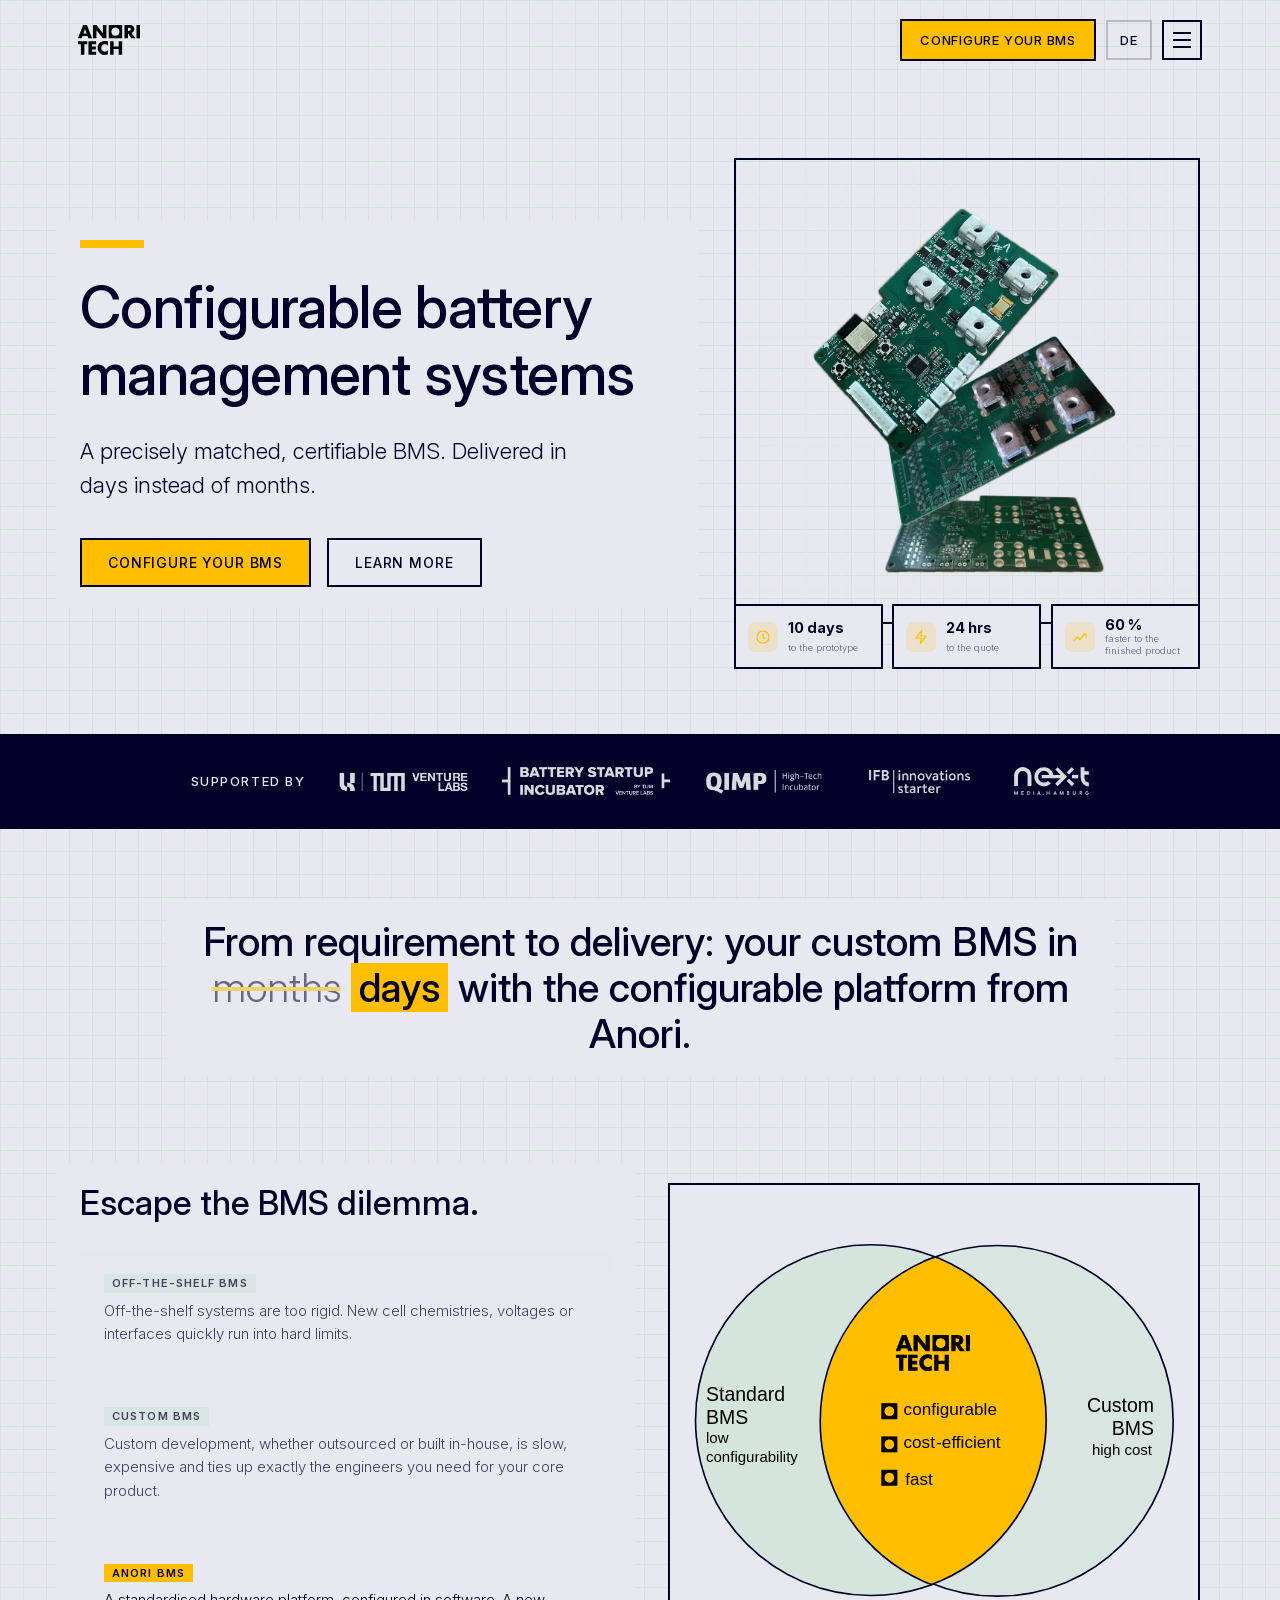
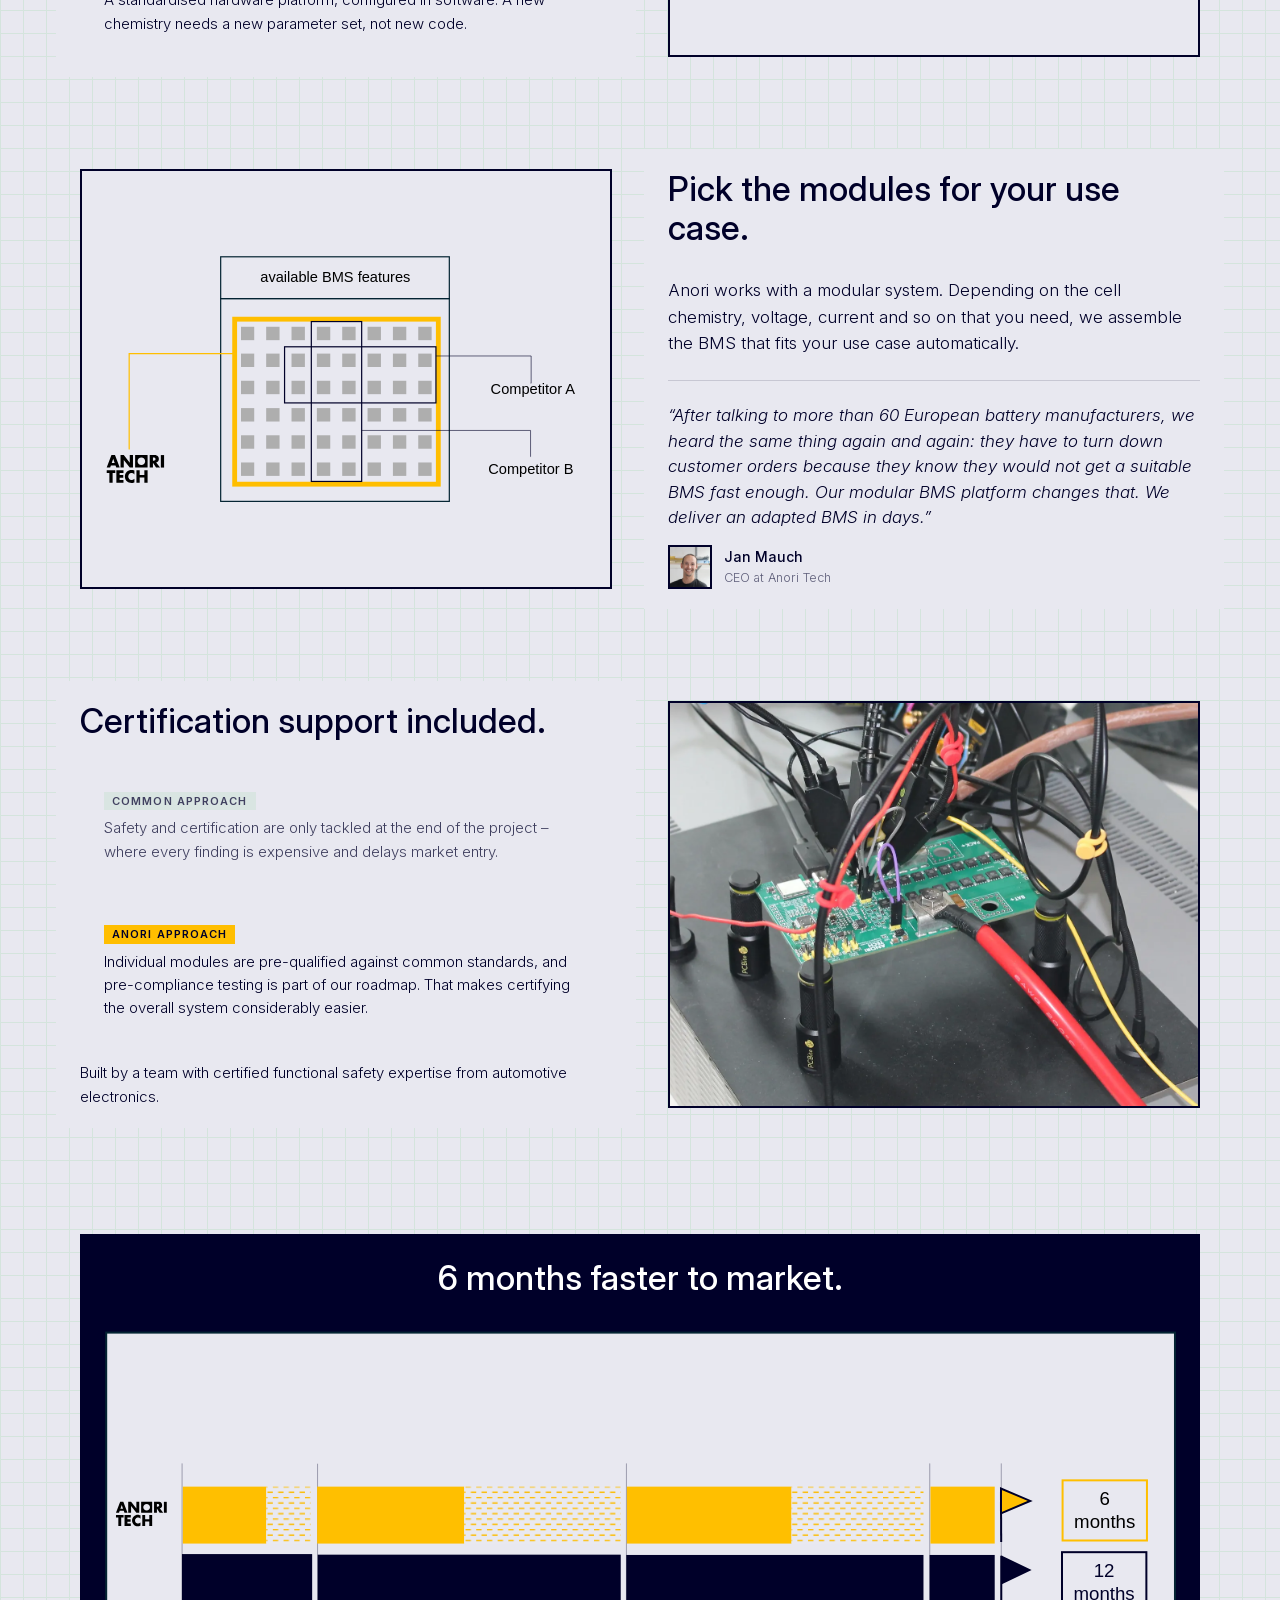
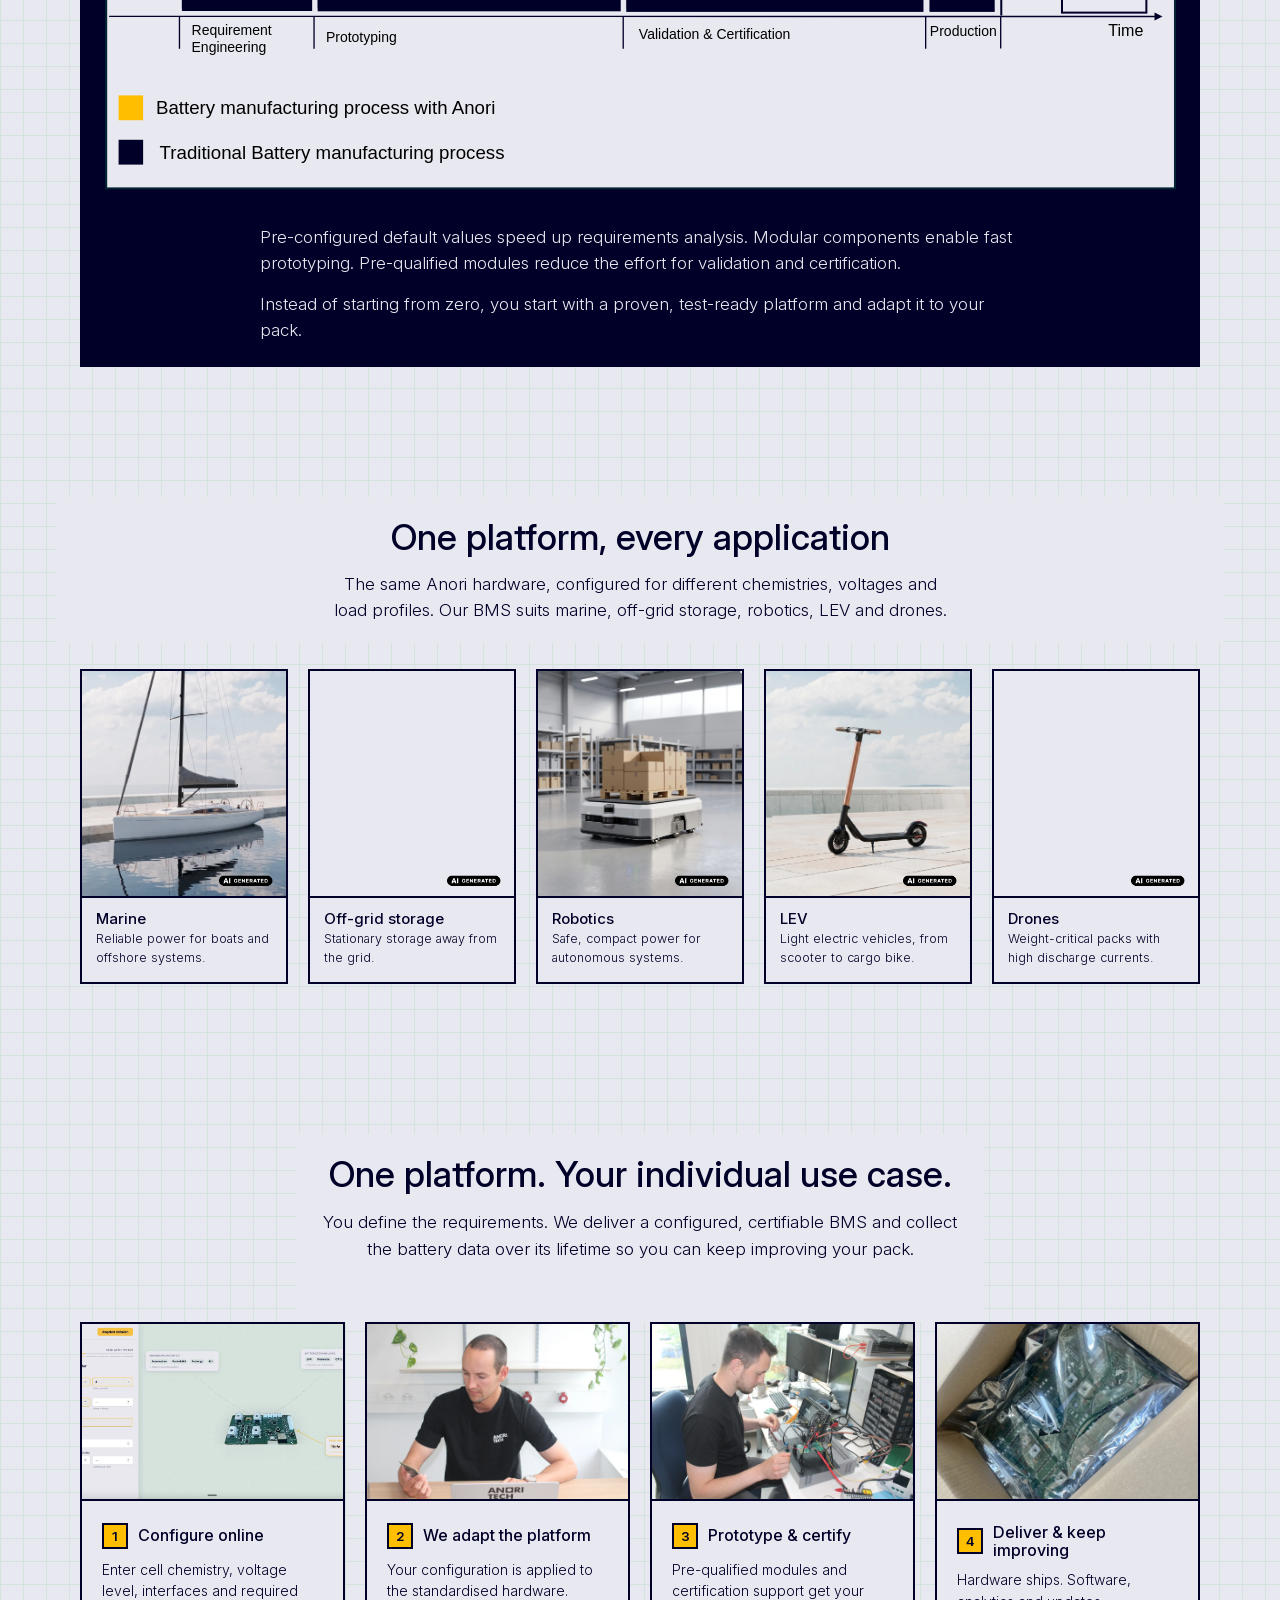
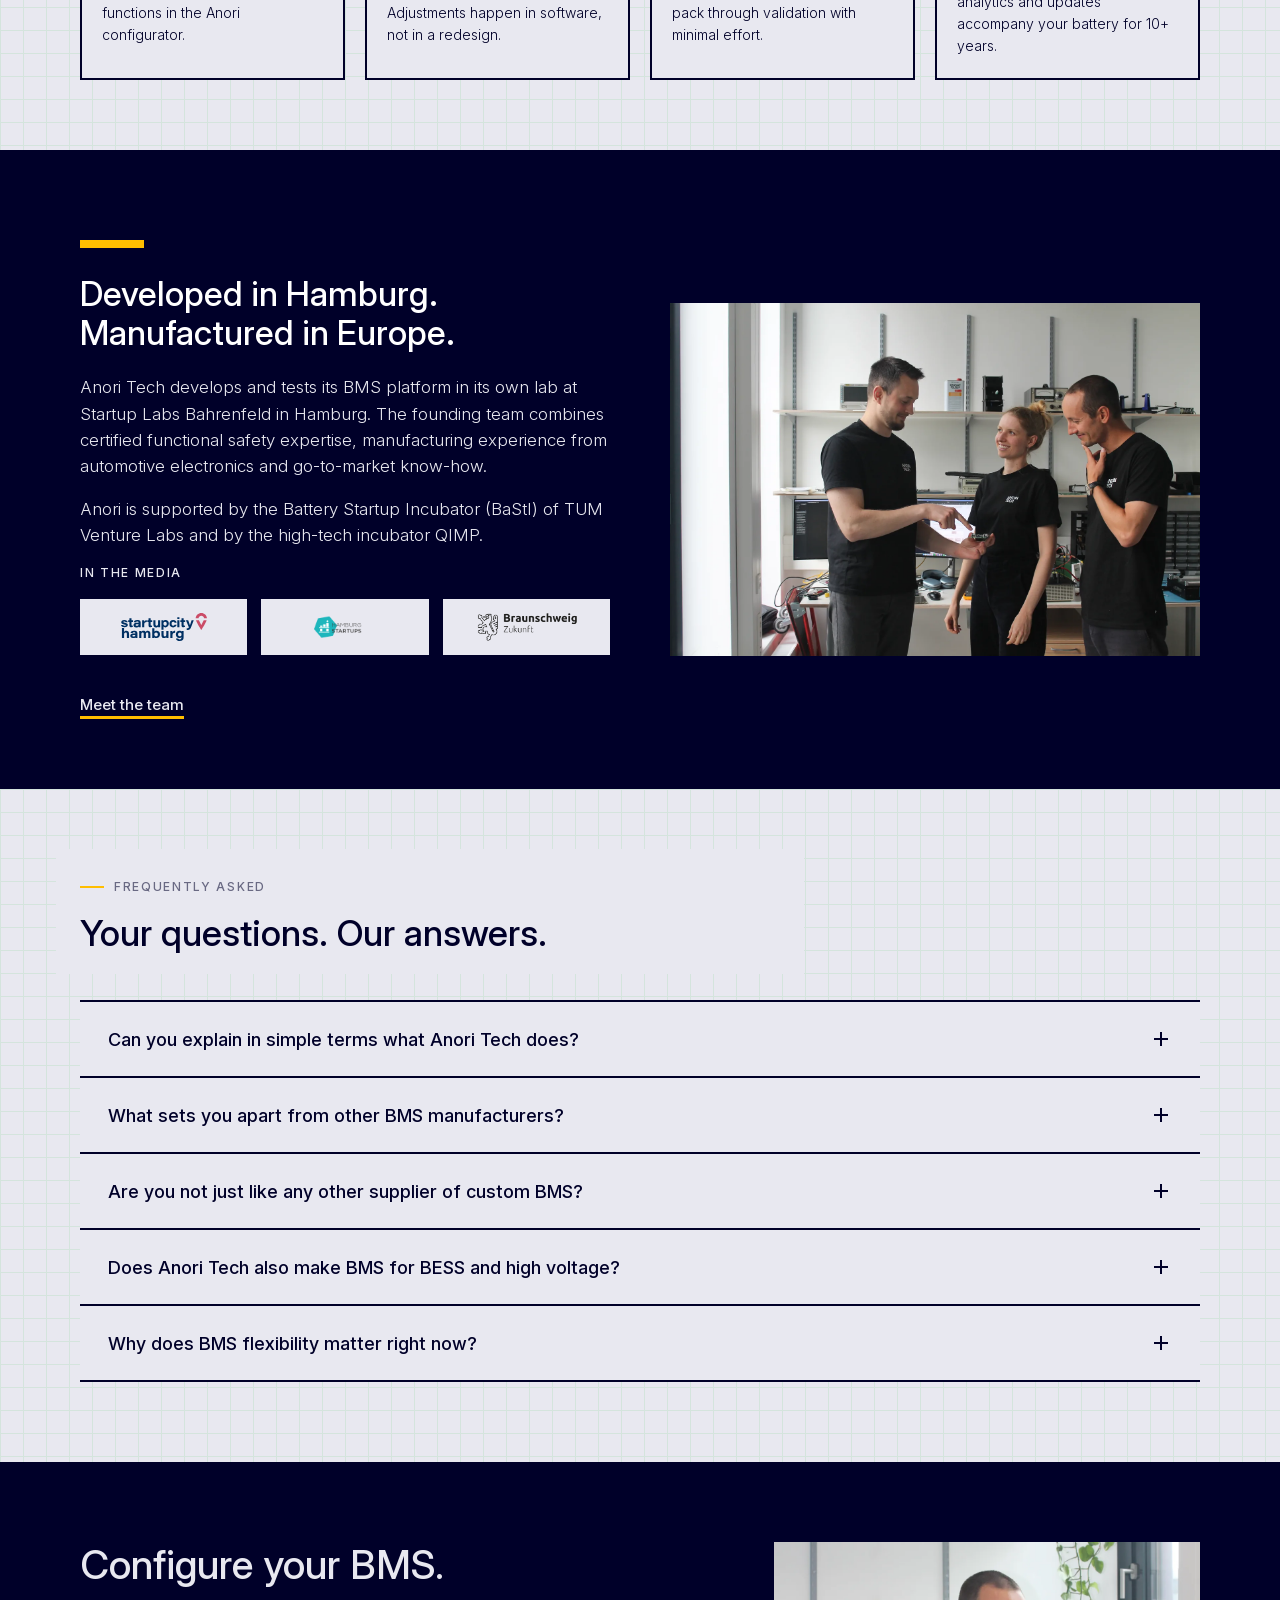
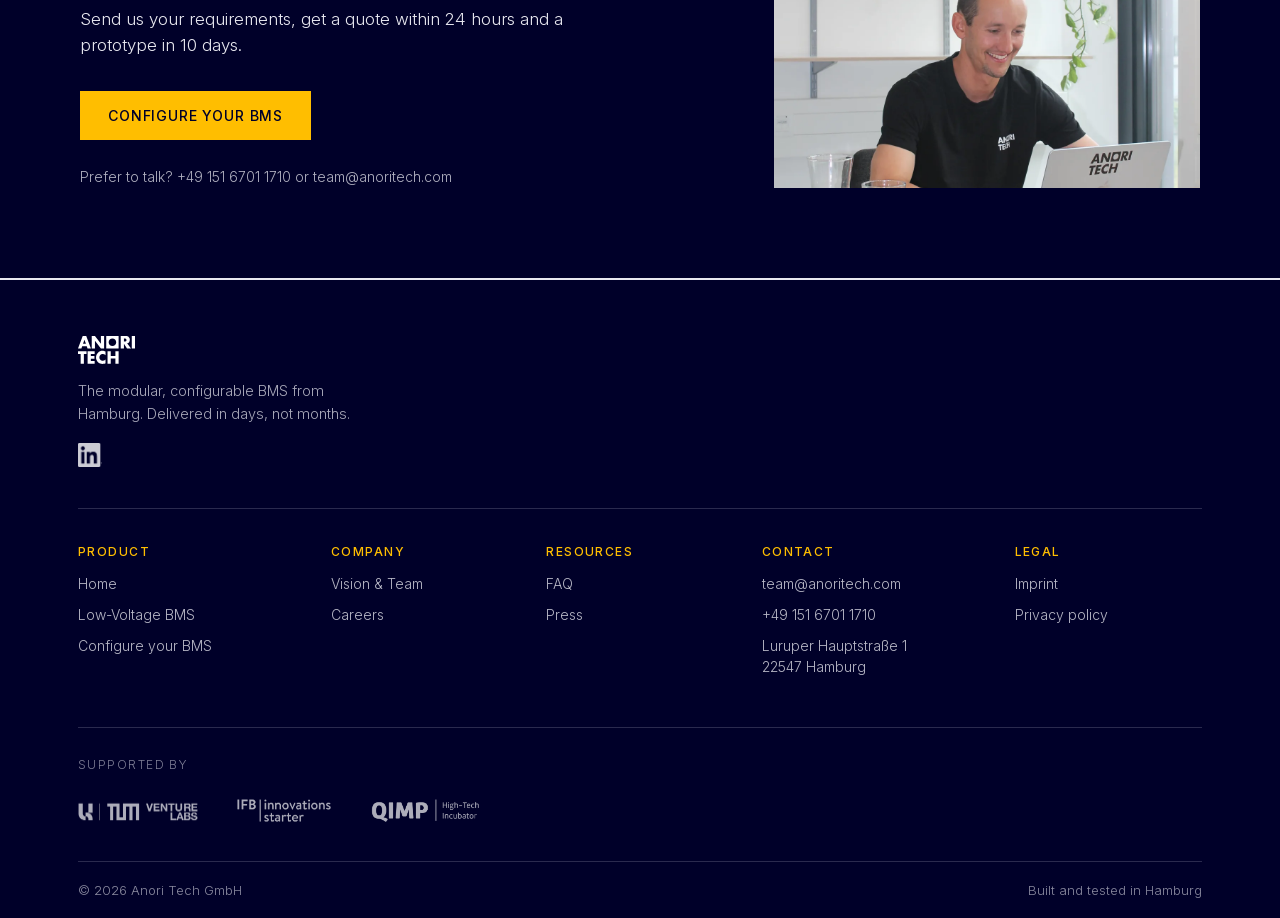
<file: en/index.html>
<!DOCTYPE html>
<html lang="en">
<head>
<meta charset="UTF-8">
<meta name="viewport" content="width=device-width, initial-scale=1">
<title data-i18n="meta.home.title">Anori Tech - Configurable battery management systems</title>
<meta name="description" content="A custom-fit, certifiable BMS delivered in days, instead of months. The configurable BMS platform from Hamburg." data-i18n-attr="content:meta.home.description">
<link rel="canonical" href="https://anoritech.com/en/">
<meta name="robots" content="index, follow, max-image-preview:large, max-snippet:-1">

<meta property="og:type" content="website">
<meta property="og:site_name" content="Anori Tech">
<meta property="og:title" content="Configurable battery management systems | Anori Tech" data-i18n-attr="content:meta.home.ogtitle">
<meta property="og:description" content="A custom-fit, certifiable BMS delivered in days, instead of months. The configurable BMS platform from Hamburg." data-i18n-attr="content:meta.home.description">
<meta property="og:url" content="https://anoritech.com/en/">
<meta property="og:image" content="https://anoritech.com/assets/img/og-en-home.jpg">
<meta property="og:image:width" content="1200">
<meta property="og:image:height" content="630">
<meta property="og:image:alt" content="Anori Low-Voltage BMS against a blue sky, next to the claim: configurable battery management systems" data-i18n-attr="content:meta.home.ogalt">
<meta property="og:locale" content="en_GB">
<meta name="twitter:card" content="summary_large_image">
<meta name="twitter:title" content="Configurable battery management systems | Anori Tech" data-i18n-attr="content:meta.home.ogtitle">
<meta name="twitter:description" content="A custom-fit, certifiable BMS delivered in days, instead of months. The configurable BMS platform from Hamburg." data-i18n-attr="content:meta.home.description">
<meta name="twitter:image" content="https://anoritech.com/assets/img/og-en-home.jpg">

<meta name="theme-color" content="#000029">
<link rel="icon" type="image/svg+xml" href="../assets/logos/anori-circlebox-blue500.svg">
<link rel="apple-touch-icon" href="../assets/img/apple-touch-icon.png">

<script>document.documentElement.classList.add('js');</script>
<link rel="preload" href="../assets/fonts/InterVariable.woff2" as="font" type="font/woff2" crossorigin>
<link rel="stylesheet" href="../assets/fonts/inter.css">
<link rel="stylesheet" href="../assets/site-chrome.css">
<style>
  :root{
    --orange:#FFBE00;
    --navy:#000029;
    --lightblue:#D4E4DD;
    --white:#E8E8F0;
    --pure:#FFFFFF;
    --hdr-h:80px;
    --t:.25s ease;
  }
  *{margin:0;padding:0;box-sizing:border-box;}
  /* height:auto ist Pflicht, sobald die Bilder width/height-Attribute tragen,
     sonst haelt der Browser die Attribut-Hoehe fest und das Bild wird
     verzerrt. Spezifischere Regeln weiter unten gewinnen weiterhin. */
  img,svg{max-width:100%;height:auto;display:block;}
  a{text-decoration:none;color:inherit;}
  body{
    font-family:'Inter', system-ui, -apple-system, 'Segoe UI', Roboto, 'Helvetica Neue', Arial, sans-serif;
    font-weight:300;
    color:var(--navy);
    background:var(--white);
    background-image:
      linear-gradient(var(--lightblue) 1px, transparent 1px),
      linear-gradient(90deg, var(--lightblue) 1px, transparent 1px);
    background-size:23px 23px;
    font-size:17px;
    line-height:1.55;
  }
  h1,h2,h3,h4{font-weight:500;line-height:1.15;}
  .wrap{max-width:1200px;margin:0 auto;padding:0 40px;}

  /* ---------- solid box behind text, hides the grid ----------
     Sized to the text block itself (not the full page width),
     so it never bleeds into an image next to it. */
  .solid{position:relative;}
  .solid > *{position:relative;z-index:1;}
  .solid::before{
    content:'';
    position:absolute;
    top:-20px;bottom:-20px;left:-24px;right:-24px;
    background:var(--white);
    z-index:0;
  }

  /* Header, Burger-Menu, Slide-in-Nav, Footer und .btn kommen jetzt
     komplett aus assets/site-chrome.css (siehe <link> oben) - das ist
     die einzige Quelle fuer diese Elemente auf allen vier Seiten.
     Hier folgt nur noch das Seiten-eigene Design (Hero, Cards, FAQ ...). */

  /* ---------- hero ---------- */
  .hero .wrap{display:grid;grid-template-columns:minmax(0,1.12fr) minmax(0,.88fr);gap:60px;align-items:center;padding:calc(var(--hdr-h) + 78px) 40px 64px;}
  .hero h1{font-size:58px;letter-spacing:-.01em;overflow-wrap:break-word;}
  .hero p.sub{font-size:22px;margin:26px 0 36px;max-width:520px;}
  .hero .cta{display:flex;gap:16px;}
  .accentbar{width:64px;height:8px;background:var(--orange);margin-bottom:26px;}

  /* hero right-side graphic, taken from the live site header */
  .hero-visual{width:100%;max-width:600px;margin-left:auto;}
  .hero-img-frame{border:2px solid var(--navy);background:transparent;padding:0;}
  .hero-img-frame img{width:100%;display:block;background:transparent;}
  .hero-metrics{display:grid;grid-template-columns:repeat(3,1fr);gap:10px;margin-top:-20px;position:relative;z-index:2;}
  .metric-card{
    border:2px solid var(--navy);border-radius:0;
    background:var(--white);padding:10px 12px;
    display:grid;grid-template-columns:auto 1fr;grid-template-rows:auto auto;
    align-items:center;column-gap:10px;text-align:left;
  }
  .metric-icon{
    grid-row:1/3;grid-column:1;
    width:30px;height:30px;border-radius:7px;
    background:rgba(255,190,0,.16);
    display:flex;align-items:center;justify-content:center;
  }
  .metric-card svg{width:16px;height:16px;stroke:var(--orange);}
  .metric-num{grid-row:1;grid-column:2;display:block;font-size:14.5px;font-weight:700;line-height:1.2;}
  .metric-label{grid-row:2;grid-column:2;font-size:9.5px;color:rgba(0,0,41,.55);line-height:1.25;}

  /* ---------- supporters ---------- */
  .supporters{background:var(--navy);}
  .supporters .wrap{padding:26px 30px;display:flex;align-items:center;gap:34px;justify-content:center;flex-wrap:wrap;}
  .supporters span{font-size:13px;letter-spacing:.12em;text-transform:uppercase;font-weight:500;white-space:nowrap;color:var(--white);}
  .supporters img{height:28px;width:auto;filter:brightness(0) invert(1);opacity:.85;}
  .supporters img[src*="qimp"]{height:33.6px;width:auto;}
  .supporters img[src*="ifb-hamburg"]{height:43.7px;width:auto;}

  /* ---------- big claim ---------- */
  .claim .wrap{padding:90px 40px 70px;text-align:center;}
  .claim h2{font-size:40px;max-width:900px;margin:0 auto;}
  .claim .strike{text-decoration:line-through;text-decoration-color:var(--orange);text-decoration-thickness:4px;font-weight:300;opacity:.55;}
  .claim .mark{background:var(--orange);padding:0 8px;}

  /* ---------- compare sections ---------- */
  section.compare{padding:56px 0;}
  .compare .wrap{display:grid;grid-template-columns:1fr 1fr;gap:56px;align-items:center;}
  .compare h2{font-size:34px;margin-bottom:30px;}
  .duo{display:grid;gap:18px;}
  .card{background:var(--white);padding:22px 24px;}
  .card.bad{opacity:.72;}
  .card h3{font-size:16px;font-weight:500;margin-bottom:6px;display:flex;align-items:center;gap:10px;}
  .card p{font-size:15px;}
  .tag{display:inline-block;font-size:11px;letter-spacing:.1em;text-transform:uppercase;font-weight:600;padding:3px 8px;}
  .tag.bad{background:var(--lightblue);}
  .tag.good{background:var(--orange);}
  .compare img{width:100%;display:block;border:2px solid var(--navy);}
  .compare img.noborder{border:none;}
  .linkmore{font-weight:500;font-size:15px;border-bottom:3px solid var(--orange);display:inline-block;margin-top:22px;}

  /* Framed image (Dilemma + Features): black border, padding ~1 grid tile (24px),
     stretched to the height of the text column, image centered inside */
  .framed .wrap{align-items:stretch;}
  .img-frame{
    border:2px solid var(--navy);background:var(--white);
    padding:24px;
    display:flex;align-items:center;justify-content:center;
    min-height:0;min-width:0;
  }
  .img-frame img{width:100%;max-height:100%;object-fit:contain;display:block;}

  /* Certification image: no border/padding frame; cropped (cover) so it
     exactly matches the text column's height, no letterboxing.
     min-height/min-width:0 lets this grid item actually shrink to the
     row height set by the text column, instead of growing to the
     image's own natural size (default flex/grid item behavior). */
  .cert .wrap{align-items:stretch;}
  .cert-frame{display:flex;min-height:0;min-width:0;}
  .cert-frame img{width:100%;height:100%;object-fit:cover;display:block;}

  /* CEO quote, now inline inside the Features text block */
  .quote-inline{margin-top:24px;padding-top:22px;border-top:1px solid rgba(0,0,41,.14);}
  .quote-inline .qtext{font-size:17px;font-style:italic;line-height:1.5;margin-bottom:14px;}
  .quote-inline .qauthor{display:flex;align-items:center;gap:12px;}
  .quote-inline .qauthor img{width:44px;height:44px;object-fit:cover;border:2px solid var(--navy);display:block;}
  .quote-inline .qname{font-weight:500;font-size:14px;}
  .quote-inline .qrole{font-size:12.5px;color:rgba(0,0,41,.6);}

  /* ---------- full-width graphic section ---------- */
  .fullwide{padding:70px 0;}
  .fullwide h2{font-size:34px;}
  .fullwide-img{width:100%;display:block;}
  /* Navy is a boxed panel (content-width), not a full-bleed background */
  .fullwide-box{background:var(--navy);color:var(--white);padding:24px;}
  .fullwide-box .solid::before{display:none;}
  .fullwide-box h2{color:var(--pure);}
  .fullwide-box p{color:var(--white);}

  /* ---------- timeline ---------- */
  .timeline{background:var(--white);border:2px solid var(--navy);padding:34px 30px;}
  .timeline .row{margin-bottom:26px;}
  .timeline .label{font-size:13px;letter-spacing:.08em;text-transform:uppercase;font-weight:500;margin-bottom:8px;display:flex;justify-content:space-between;}
  .bar{height:34px;display:flex;}
  .bar div{height:100%;display:flex;align-items:center;justify-content:center;font-size:11px;font-weight:500;color:var(--navy);border-right:2px solid var(--pure);}
  .b1{background:var(--lightblue);}
  .b2{background:#b9cfc6;}
  .b3{background:#9db9ae;}
  .b4{background:var(--orange);}
  .timeline .note{font-size:14px;margin-top:4px;}
  .savings{font-size:15px;font-weight:500;background:var(--orange);display:inline-block;padding:4px 12px;margin-top:6px;}

  /* ---------- process ---------- */
  .process .wrap{padding:90px 40px 70px;}
  /* keep the readability box behind the heading, but stop it at its own
     bottom edge (instead of the usual -20px overshoot) and add clearance
     below, so it never bleeds into the step images underneath. */
  .process .solid{margin-bottom:26px;}
  .process .solid::before{bottom:0;}
  .process h2{font-size:36px;text-align:center;margin-bottom:14px;}
  .process p.lead{text-align:center;max-width:640px;margin:0 auto 54px;}
  .steps{display:grid;grid-template-columns:repeat(4,1fr);gap:20px;}
  .step-wrap{display:flex;flex-direction:column;}
  .step-img{width:100%;aspect-ratio:3/2;object-fit:cover;display:block;border:2px solid var(--navy);border-bottom:none;}
  .step{border:2px solid var(--navy);background:var(--white);padding:22px 20px;position:relative;flex:1;}
  .step-head{display:flex;align-items:center;gap:10px;margin-bottom:10px;}
  .step .n{flex-shrink:0;width:26px;height:26px;background:var(--orange);border:2px solid var(--navy);display:flex;align-items:center;justify-content:center;font-weight:600;font-size:13px;}
  .step h3{font-size:16px;font-weight:500;margin:0;}
  .step p{font-size:14px;}

  /* ---------- use cases (same grid-pattern background as the rest of the page) ---------- */
  .cases .wrap{padding:80px 40px;}
  .cases h2{font-size:36px;text-align:center;margin-bottom:12px;}
  .cases p.lead{text-align:center;max-width:620px;margin:0 auto 46px;}
  .casegrid{display:grid;grid-template-columns:repeat(5,1fr);gap:20px;}
  .case{border:2px solid var(--navy);background:var(--white);}
  .case-img-wrap{position:relative;}
  .case-img-wrap img{width:100%;aspect-ratio:9/10;object-fit:cover;display:block;border-bottom:2px solid var(--navy);}
  .case-img-wrap .ai-label{position:absolute;right:6px;bottom:6px;width:34%;height:auto;aspect-ratio:auto;border:none;display:block;}
  .case h3{font-size:15px;font-weight:500;padding:12px 14px 2px;}
  .case p{font-size:12.5px;padding:0 14px 14px;}

  /* ---------- team (blue/navy background, image right, text left) ---------- */
  .team{background:var(--navy);color:var(--white);}
  .team .wrap{padding:90px 40px 70px;display:grid;grid-template-columns:1fr 1fr;gap:60px;align-items:center;}
  .team img{width:100%;border:none;display:block;}
  .team h2{font-size:34px;margin-bottom:22px;color:var(--pure);}
  .team p{margin-bottom:16px;color:var(--white);}
  .team .solid::before{display:none;}
  .team .linkmore{color:var(--white);}
  .media-row-label{font-size:12px;letter-spacing:.14em;text-transform:uppercase;font-weight:500;color:var(--white);margin:10px 0 14px;}
  .media-boxes{display:flex;flex-wrap:wrap;gap:14px;margin-bottom:16px;}
  .media-box{background:var(--white);padding:14px 18px;display:flex;align-items:center;justify-content:center;flex:1 1 140px;min-height:56px;}
  .media-box img{max-height:28px;width:auto;display:block;}

  /* ---------- FAQ ---------- */
  .faqsec .wrap{padding:80px 40px;}
  .faqsec h2{font-size:36px;margin-bottom:12px;}
  .faqsec .eyebrow{display:inline-flex;align-items:center;gap:10px;font-size:12px;font-weight:500;letter-spacing:.14em;text-transform:uppercase;color:rgba(0,0,41,.55);margin-bottom:16px;}
  .faqsec .eyebrow::before{content:'';width:24px;height:2px;background:var(--orange);}
  .faqsec .section-head{max-width:700px;margin-bottom:46px;}
  .faq{border-top:2px solid var(--navy);}
  .faq-item{border-bottom:2px solid var(--navy);background:var(--white);padding:26px 28px;}
  .faq-q{
    display:flex;align-items:center;justify-content:space-between;gap:16px;
    width:100%;font-size:18px;font-weight:500;
    background:none;border:none;color:inherit;font-family:inherit;
    text-align:left;cursor:pointer;
  }
  .faq-icon{flex-shrink:0;width:22px;height:22px;position:relative;}
  .faq-icon::before,.faq-icon::after{
    content:'';position:absolute;top:50%;left:50%;
    background:var(--navy);transition:transform .25s ease,opacity .25s ease;
  }
  .faq-icon::before{width:14px;height:2px;transform:translate(-50%,-50%);}
  .faq-icon::after{width:2px;height:14px;transform:translate(-50%,-50%);}
  .faq-item.open .faq-icon::after{transform:translate(-50%,-50%) rotate(90deg);opacity:0;}
  .faq-a{max-height:0;overflow:hidden;transition:max-height .35s ease;}
  .faq-item.open .faq-a{max-height:2000px;}
  .faq-a-inner{padding-top:14px;}
  .faq-a p{font-size:15px;color:rgba(0,0,41,.8);}
  .faq-a p + p{margin-top:12px;}
  .faq-a ol{counter-reset:faqnum;margin-top:14px;list-style:none;padding-left:0;}
  .faq-a ol li{counter-increment:faqnum;font-size:15px;color:rgba(0,0,41,.8);margin-bottom:12px;}
  .faq-a ol li:last-child{margin-bottom:0;}
  .faq-a ol li::before{
    content:counter(faqnum) ". ";
    font-weight:600;color:var(--navy);
  }
  .faq-a ol li strong{color:var(--navy);}

  /* ---------- cta ---------- */
  .cta-final{background:var(--navy);color:var(--white);}
  .cta-final .wrap{display:grid;grid-template-columns:1.2fr .8fr;gap:56px;align-items:stretch;padding:80px 40px 90px;}
  .cta-final h2{font-size:40px;margin-bottom:18px;}
  .cta-final p.lead{max-width:560px;margin-bottom:32px;}
  .cta-final .buttons{display:flex;gap:16px;justify-content:flex-start;margin-bottom:26px;}
  .cta-final .btn{border-color:var(--orange);}
  .cta-final .cta-contact{font-size:14px;color:rgba(232,232,240,.75);}
  .cta-final .cta-contact span{border-bottom:1px solid var(--orange);}
  .cta-final-frame{position:relative;overflow:hidden;min-height:0;min-width:0;}
  .cta-final-frame img{position:absolute;inset:0;width:100%;height:100%;object-fit:cover;display:block;}

  /* ---------- scroll-triggered reveal animations ---------- */
  .js .reveal{
    opacity:0;
    transform:translateY(28px);
    transition:opacity .7s cubic-bezier(.22,.61,.36,1),transform .7s cubic-bezier(.22,.61,.36,1);
    will-change:opacity,transform;
  }
  .js .reveal.in-view{opacity:1;transform:translateY(0);}

  /* header stats: staggered, one after another */
  .js .hero-metrics .metric-card:nth-child(1){transition-delay:.05s;}
  .js .hero-metrics .metric-card:nth-child(2){transition-delay:.18s;}
  .js .hero-metrics .metric-card:nth-child(3){transition-delay:.31s;}

  /* use-case boxes (image + text): staggered */
  .js .casegrid .case:nth-child(1){transition-delay:.05s;}
  .js .casegrid .case:nth-child(2){transition-delay:.14s;}
  .js .casegrid .case:nth-child(3){transition-delay:.23s;}
  .js .casegrid .case:nth-child(4){transition-delay:.32s;}
  .js .casegrid .case:nth-child(5){transition-delay:.41s;}

  /* process steps: staggered */
  .js .steps .step-wrap:nth-child(1){transition-delay:.05s;}
  .js .steps .step-wrap:nth-child(2){transition-delay:.16s;}
  .js .steps .step-wrap:nth-child(3){transition-delay:.27s;}
  .js .steps .step-wrap:nth-child(4){transition-delay:.38s;}

  /* marker sweep for the highlighted "days" word in the claim */
  .js .mark{
    background:linear-gradient(90deg,var(--orange),var(--orange)) no-repeat;
    background-size:0% 100%;
    transition:background-size 1s cubic-bezier(.22,.61,.36,1);
  }
  .js .mark.marker-play{background-size:100% 100%;}

  @media (prefers-reduced-motion:reduce){
    .js .reveal{opacity:1 !important;transform:none !important;transition:none !important;}
    .js .mark{background-size:100% 100% !important;transition:none !important;}
  }

  /* ================= mobile ================= */
  @media (max-width:860px){
    .wrap{padding:0 24px;}
    .hero .wrap{grid-template-columns:1fr;gap:40px;padding:calc(var(--hdr-h) + 40px) 24px 48px;}
    .hero h1{font-size:40px;}
    .hero p.sub{font-size:18px;}
    .hero-visual{max-width:100%;margin:0;}
    .hero-metrics{margin-top:-16px;}
    .claim h2{font-size:28px;}
    .compare h2{font-size:26px;}
    .compare .wrap{grid-template-columns:1fr;gap:32px;}
    .img-frame{padding:20px;}
    .cert-frame img{height:auto;object-fit:contain;}
    .cta-final .wrap{grid-template-columns:1fr;gap:32px;}
    .cta-final-frame{position:static;min-height:220px;}
    .cta-final-frame img{position:static;height:auto;object-fit:contain;}
    .casegrid{grid-template-columns:repeat(2,1fr);}
    .steps{grid-template-columns:1fr 1fr;}
    .team .wrap{grid-template-columns:1fr;gap:32px;padding-top:64px;}
    .fullwide-box{padding:18px;}
  }
  @media (max-width:560px){
    .wrap{padding:0 18px;}
    .hero h1{font-size:32px;}
    .hero .cta{flex-direction:column;align-items:flex-start;}
    .hero-metrics{gap:8px;}
    .metric-card{padding:8px 10px;column-gap:8px;}
    .metric-icon{width:26px;height:26px;}
    .metric-card svg{width:14px;height:14px;}
    .metric-num{font-size:12.5px;}
    .metric-label{font-size:8.5px;}
    .casegrid{grid-template-columns:1fr 1fr;gap:12px;}
    .steps{grid-template-columns:1fr;}
    .cta-final .buttons{flex-direction:column;align-items:flex-start;}
    .supporters .wrap{gap:18px;}
    .duo{gap:14px;}
    .faq-q{font-size:16px;}
  }
  /* very small phones: 3 metric boxes side by side get too cramped, stack instead */
  @media (max-width:400px){
    .hero-metrics{grid-template-columns:1fr;}
    .metric-card{padding:10px 14px;column-gap:12px;}
    .metric-icon{width:32px;height:32px;}
    .metric-card svg{width:16px;height:16px;}
    .metric-num{font-size:15px;}
    .metric-label{font-size:11px;}
  }
</style>

<script type="application/ld+json">
{
  "@context": "https://schema.org",
  "@graph": [
    {
      "@type": "Organization",
      "@id": "https://anoritech.com/#organization",
      "name": "Anori Tech GmbH",
      "alternateName": [
        "Anori Tech",
        "Anoritech",
        "Anori"
      ],
      "url": "https://anoritech.com/",
      "logo": {
        "@type": "ImageObject",
        "url": "https://anoritech.com/assets/logos/anori-black.svg"
      },
      "image": "https://anoritech.com/assets/img/og-en-home.jpg",
      "description": "Anori Tech is a software-defined BMS platform from Hamburg. Battery pack manufacturers configure their battery management system instead of developing it, and receive a custom-fit, certifiable BMS in days rather than months.",
      "email": "team@anoritech.com",
      "telephone": "+4915167011710",
      "foundingDate": "2025-11-28",
      "legalName": "Anori Tech GmbH",
      "address": {
        "@type": "PostalAddress",
        "streetAddress": "Luruper Hauptstraße 1",
        "postalCode": "22547",
        "addressLocality": "Hamburg",
        "addressRegion": "Hamburg",
        "addressCountry": "DE"
      },
      "contactPoint": {
        "@type": "ContactPoint",
        "email": "team@anoritech.com",
        "telephone": "+4915167011710",
        "contactType": "sales",
        "areaServed": "EU",
        "availableLanguage": [
          "de",
          "en"
        ]
      },
      "sameAs": [
        "https://www.linkedin.com/company/anori-tech/"
      ],
      "founder": [
        {
          "@type": "Person",
          "name": "Stefan Akatyschew",
          "jobTitle": "Chief Technology Officer",
          "sameAs": "https://www.linkedin.com/in/sakatyschew/"
        },
        {
          "@type": "Person",
          "name": "Jan Mauch",
          "jobTitle": "Chief Executive Officer",
          "sameAs": "https://www.linkedin.com/in/janmauch/"
        },
        {
          "@type": "Person",
          "name": "Anina Tietjens",
          "jobTitle": "Chief Operating Officer",
          "sameAs": "https://www.linkedin.com/in/anina-tietjens/"
        }
      ],
      "knowsAbout": [
        "BMS",
        "Battery Management System",
        "Cell balancing",
        "State of Charge",
        "State of Health",
        "LFP",
        "Battery pack development",
        "UN ECE R10",
        "ISO 23625",
        "EU Battery Regulation 2023/1542"
      ]
    },
    {
      "@type": "WebSite",
      "@id": "https://anoritech.com/#website",
      "url": "https://anoritech.com/",
      "name": "Anori Tech",
      "inLanguage": [
        "de-DE",
        "en-GB"
      ],
      "publisher": {
        "@id": "https://anoritech.com/#organization"
      }
    },
    {
      "@type": "WebPage",
      "@id": "https://anoritech.com/en/#webpage",
      "url": "https://anoritech.com/en/",
      "name": "Anori Tech - Configurable battery management systems",
      "description": "A custom-fit, certifiable BMS delivered in days, instead of months. The configurable BMS platform from Hamburg.",
      "isPartOf": {
        "@id": "https://anoritech.com/#website"
      },
      "about": {
        "@id": "https://anoritech.com/#organization"
      },
      "primaryImageOfPage": "https://anoritech.com/assets/img/og-en-home.jpg",
      "inLanguage": "en-GB",
      "datePublished": "2026-08-31",
      "dateModified": "2026-08-31"
    }
  ]
}
</script>
<link rel="alternate" hreflang="de" href="https://anoritech.com/">
<link rel="alternate" hreflang="en" href="https://anoritech.com/en/">
<link rel="alternate" hreflang="x-default" href="https://anoritech.com/">
</head>
<body>

<a class="skip-link" href="#main" data-i18n="a11y.skip">Skip to content</a>

<div class="nav-backdrop" id="nav-backdrop"></div>

<nav id="nav-menu" aria-label="Main navigation" data-i18n-attr="aria-label:nav.aria.main">
  <button class="nav-close" aria-label="Close menu" data-i18n-attr="aria-label:nav.aria.close">&times;</button>
  <div class="nav-label" data-i18n="nav.label">Menu</div>
  <a class="nav-link active" href="/en/" data-i18n="nav.home">Home</a>
  <a class="nav-link" href="low-voltage-bms.html" data-i18n="nav.lv">Low-Voltage BMS</a>
  <a class="nav-link" href="vision-team.html" data-i18n="nav.vision">Vision &amp; Team</a>
  <a class="nav-link" href="https://nice-channel-658.notion.site/Careers-at-Anori-Tech-3834b6f765ee809885d5fef8bb0c7580" target="_blank" rel="noopener"><span data-i18n="nav.career">Careers</span></a>
  <div class="nav-cta"><a class="btn" href="konfigurieren.html" data-i18n="cta.configure">Configure your BMS</a></div>
  <div class="nav-meta">
    <a href="mailto:team@anoritech.com"><span>team@anoritech.com</span></a>
    <a href="tel:+4915167011710"><span>+49 151 6701 1710</span></a>
  </div>
</nav>

<header id="hdr">
  <div class="wrap hdr-inner">
    <a class="hdr-logo" href="/en/" aria-label="Anori Tech, to the homepage" data-i18n-attr="aria-label:a11y.logohome">
      <img class="logo-dark" src="../assets/logos/anori-black.svg" alt="Anori Tech" width="130" height="30" loading="eager" decoding="async">
      <img class="logo-light" src="../assets/logos/anori-white.svg" alt="Anori Tech" width="130" height="30" loading="eager" decoding="async">
    </a>
    <div class="hdr-right">
      <a class="btn btn-sm" href="konfigurieren.html" data-i18n="cta.configure2">Configure your BMS</a>
      <a class="lang-btn" href="../index.html" hreflang="de" aria-label="Auf Deutsch umschalten">DE</a>
      <button class="burger-btn" id="burger-btn" aria-label="Open menu" data-i18n-attr="aria-label:nav.aria.open" aria-expanded="false" aria-controls="nav-menu">
        <span></span><span></span><span></span>
      </button>
    </div>
  </div>
</header>

<main id="main">

<section class="hero">
  <div class="wrap">
    <div class="solid">
      <div class="accentbar"></div>
      <h1 data-i18n="home.hero.h1">Configurable battery management systems</h1>
      <p class="sub" data-i18n="home.hero.sub">A precisely matched, certifiable BMS. Delivered in days instead of months.</p>
      <div class="cta">
        <a class="btn" href="konfigurieren.html" data-i18n="home.hero.cta1">Configure your BMS</a>
        <a class="btn btn-white" href="#wie-es-funktioniert" data-i18n="home.hero.cta2">Learn more</a>
      </div>
    </div>
    <div class="hero-visual">
      <div class="hero-img-frame">
        <img src="../assets/img/bms-header.webp" alt="Anori Low-Voltage BMS, hardware developed in Hamburg" width="620" height="620" loading="eager" decoding="async" fetchpriority="high" data-i18n-attr="alt:alt.bms-header">
      </div>
      <div class="hero-metrics">
        <div class="metric-card reveal">
          <div class="metric-icon"><svg viewBox="0 0 24 24" fill="none" stroke-width="1.8"><circle cx="12" cy="12" r="9"/><path d="M12 7v5l3 3"/></svg></div>
          <span class="metric-num" data-i18n="home.hero.metric1.num">10 days</span>
          <span class="metric-label" data-i18n="home.hero.metric1.label">to the prototype</span>
        </div>
        <div class="metric-card reveal">
          <div class="metric-icon"><svg viewBox="0 0 24 24" fill="none" stroke-width="1.8"><path d="M13 2L4.5 13.5H12L11 22L19.5 10.5H12L13 2z" stroke-linecap="round" stroke-linejoin="round"/></svg></div>
          <span class="metric-num" data-i18n="home.hero.metric2.num">24 hrs</span>
          <span class="metric-label" data-i18n="home.hero.metric2.label">to the quote</span>
        </div>
        <div class="metric-card reveal">
          <div class="metric-icon"><svg viewBox="0 0 24 24" fill="none" stroke-width="1.8"><path d="M3 17l5-5 4 4 7-9" stroke-linecap="round" stroke-linejoin="round"/><path d="M17 8h4v4" stroke-linecap="round" stroke-linejoin="round"/></svg></div>
          <span class="metric-num" data-i18n="home.hero.metric3.num">60 %</span>
          <span class="metric-label" data-i18n="home.hero.metric3.label">faster to the finished product</span>
        </div>
      </div>
    </div>
  </div>
</section>

<div class="supporters">
  <div class="wrap">
    <span data-i18n="ft.supportedby">Supported by</span>
    <img src="../assets/logos/tum-venture-labs.png" alt="TUM Venture Labs" width="1920" height="417" loading="lazy" decoding="async">
    <img src="../assets/logos/basti.png" alt="BaStI" width="600" height="100" loading="lazy" decoding="async">
    <img src="../assets/logos/qimp.png" alt="QIMP" width="1583" height="440" loading="lazy" decoding="async">
    <img src="../assets/logos/ifb-hamburg.png" alt="IFB Hamburg" width="1423" height="515" loading="lazy" decoding="async">
    <img src="../assets/logos/nextmedia-hamburg.svg" alt="nextMedia.Hamburg" width="320" height="118" loading="lazy" decoding="async">
  </div>
</div>

<div class="claim">
  <div class="wrap">
    <div class="solid" style="max-width:900px;margin:0 auto;">
      <h2 data-i18n="home.claim.h2">From requirement to delivery: your custom BMS in <span class="strike">months</span> <span class="mark">days</span> with the configurable platform from Anori.</h2>
    </div>
  </div>
</div>

<section class="compare framed">
  <div class="wrap">
    <div class="solid">
      <h2 data-i18n="home.dilemma.h2">Escape the BMS dilemma.</h2>
      <div class="duo">
        <div class="card bad">
          <h3><span class="tag bad" data-i18n="home.dilemma.bad1.tag">Off-the-shelf BMS</span></h3>
          <p data-i18n="home.dilemma.bad1.p">Off-the-shelf systems are too rigid. New cell chemistries, voltages or interfaces quickly run into hard limits.</p>
        </div>
        <div class="card bad">
          <h3><span class="tag bad" data-i18n="home.dilemma.bad2.tag">Custom BMS</span></h3>
          <p data-i18n="home.dilemma.bad2.p">Custom development, whether outsourced or built in-house, is slow, expensive and ties up exactly the engineers you need for your core product.</p>
        </div>
        <div class="card good">
          <h3><span class="tag good" data-i18n="home.dilemma.good.tag">Anori BMS</span></h3>
          <p data-i18n="home.dilemma.good.p">A standardised hardware platform, configured in software. A new chemistry needs a new parameter set, not new code.</p>
        </div>
      </div>
    </div>
    <div class="img-frame reveal">
      <img class="noborder" src="../assets/img/svg/venn-diagramm-en.svg" alt="Anori BMS: the best of a standard and a custom BMS" data-i18n-attr="src:home.dilemma.venn.src,alt:home.dilemma.venn.alt" loading="lazy" decoding="async" width="2044" height="1508">
    </div>
  </div>
</section>

<section class="compare framed">
  <div class="wrap">
    <div class="img-frame reveal">
      <img class="noborder" src="../assets/img/svg/features-en.svg" alt="Available BMS features from Anori compared to competitors" data-i18n-attr="src:home.features.svg.src,alt:home.features.svg.alt" loading="lazy" decoding="async" width="2727" height="1394">
    </div>
    <div class="solid">
      <h2 data-i18n="home.features.h2">Pick the modules for your use case.</h2>
      <p data-i18n="home.features.p">Anori works with a modular system. Depending on the cell chemistry, voltage, current and so on that you need, we assemble the BMS that fits your use case automatically.</p>
      <div class="quote-inline">
        <p class="qtext" data-i18n="home.features.quote">“After talking to more than 60 European battery manufacturers, we heard the same thing again and again: they have to turn down customer orders because they know they would not get a suitable BMS fast enough. Our modular BMS platform changes that. We deliver an adapted BMS in days.”</p>
        <div class="qauthor">
          <img src="../assets/img/jan-quote.webp" alt="Jan Mauch, CEO of Anori Tech" width="430" height="430" loading="lazy" decoding="async" data-i18n-attr="alt:alt.jan-ceo">
          <div>
            <div class="qname">Jan Mauch</div>
            <div class="qrole" data-i18n="home.features.qrole">CEO at Anori Tech</div>
          </div>
        </div>
      </div>
    </div>
  </div>
</section>

<section class="compare cert">
  <div class="wrap">
    <div class="solid">
      <h2 data-i18n="home.cert.h2">Certification support included.</h2>
      <div class="duo">
        <div class="card bad">
          <h3><span class="tag bad" data-i18n="home.cert.bad.tag">Common approach</span></h3>
          <p data-i18n="home.cert.bad.p">Safety and certification are only tackled at the end of the project &ndash; where every finding is expensive and delays market entry.</p>
        </div>
        <div class="card good">
          <h3><span class="tag good" data-i18n="home.cert.good.tag">Anori approach</span></h3>
          <p data-i18n="home.cert.good.p">Individual modules are pre-qualified against common standards, and pre-compliance testing is part of our roadmap. That makes certifying the overall system considerably easier.</p>
        </div>
      </div>
      <p style="margin-top:20px;font-size:15px;" data-i18n="home.cert.note">Built by a team with certified functional safety expertise from automotive electronics.</p>
    </div>
    <div class="cert-frame reveal">
      <img src="../assets/img/bms-zoom.webp" alt="Close-up of an Anori BMS under test in the lab in Hamburg" width="1600" height="1000" loading="lazy" decoding="async" data-i18n-attr="alt:alt.bms-zoom">
    </div>
  </div>
</section>

<section class="fullwide">
  <div class="wrap">
    <div class="fullwide-box reveal">
      <div class="solid" style="max-width:640px;text-align:center;margin:0 auto 34px;">
        <h2 data-i18n="home.fullwide.h2">6 months faster to market.</h2>
      </div>
      <img class="fullwide-img" src="../assets/img/svg/timeline-en.svg" alt="Anori BMS, faster to market: 6 instead of 12 months" data-i18n-attr="src:home.fullwide.svg.src,alt:home.fullwide.svg.alt" loading="lazy" decoding="async" width="3672" height="1572">
      <div class="solid" style="max-width:760px;text-align:left;margin:34px auto 0;">
        <p data-i18n="home.fullwide.p1">Pre-configured default values speed up requirements analysis. Modular components enable fast prototyping. Pre-qualified modules reduce the effort for validation and certification.</p>
        <p style="margin-top:14px;" data-i18n="home.fullwide.p2">Instead of starting from zero, you start with a proven, test-ready platform and adapt it to your pack.</p>
      </div>
    </div>
  </div>
</section>

<div class="cases">
  <div class="wrap">
    <div class="solid">
      <h2 data-i18n="home.cases.h2">One platform, every application</h2>
      <p class="lead" data-i18n="home.cases.lead">The same Anori hardware, configured for different chemistries, voltages and load profiles. Our BMS suits marine, off-grid storage, robotics, LEV and drones.</p>
    </div>
    <div class="casegrid">
      <div class="case reveal"><div class="case-img-wrap"><img src="../assets/img/case-marine.webp" alt="Sailing yacht in a harbour, an application for the Anori Low-Voltage BMS in marine use" width="900" height="1019" loading="lazy" decoding="async" data-i18n-attr="alt:alt.case-marine"><img class="ai-label" src="../assets/img/EU-LABEL_AI_GENERATED_black.svg.webp" alt="AI-generated image" width="960" height="305" loading="lazy" decoding="async" data-i18n-attr="alt:alt.ai-label"></div><h3 data-i18n="home.cases.marine.h">Marine</h3><p data-i18n="home.cases.marine.p">Reliable power for boats and offshore systems.</p></div>
      <div class="case reveal"><div class="case-img-wrap"><img src="../assets/img/case-off-grid.webp" alt="Mobile energy storage unit outdoors, an application for the Anori Low-Voltage BMS in off-grid storage" width="900" height="1019" loading="lazy" decoding="async" data-i18n-attr="alt:alt.case-off-grid"><img class="ai-label" src="../assets/img/EU-LABEL_AI_GENERATED_black.svg.webp" alt="AI-generated image" width="960" height="305" loading="lazy" decoding="async" data-i18n-attr="alt:alt.ai-label"></div><h3 data-i18n="home.cases.offgrid.h">Off-grid storage</h3><p data-i18n="home.cases.offgrid.p">Stationary storage away from the grid.</p></div>
      <div class="case reveal"><div class="case-img-wrap"><img src="../assets/img/case-robotik.webp" alt="Autonomous transport robot in a warehouse, an application for the Anori Low-Voltage BMS in robotics" width="900" height="1019" loading="lazy" decoding="async" data-i18n-attr="alt:alt.case-robotik"><img class="ai-label" src="../assets/img/EU-LABEL_AI_GENERATED_black.svg.webp" alt="AI-generated image" width="960" height="305" loading="lazy" decoding="async" data-i18n-attr="alt:alt.ai-label"></div><h3 data-i18n="home.cases.robotics.h">Robotics</h3><p data-i18n="home.cases.robotics.p">Safe, compact power for autonomous systems.</p></div>
      <div class="case reveal"><div class="case-img-wrap"><img src="../assets/img/case-lev.webp" alt="E-scooter, an application for the Anori Low-Voltage BMS in light electric vehicles" width="900" height="1019" loading="lazy" decoding="async" data-i18n-attr="alt:alt.case-lev"><img class="ai-label" src="../assets/img/EU-LABEL_AI_GENERATED_black.svg.webp" alt="AI-generated image" width="960" height="305" loading="lazy" decoding="async" data-i18n-attr="alt:alt.ai-label"></div><h3 data-i18n="home.cases.lev.h">LEV</h3><p data-i18n="home.cases.lev.p">Light electric vehicles, from scooter to cargo bike.</p></div>
      <div class="case reveal"><div class="case-img-wrap"><img src="../assets/img/case-drohnen.webp" alt="Drone in flight, an application for the Anori Low-Voltage BMS in drones and UAVs" width="900" height="1019" loading="lazy" decoding="async" data-i18n-attr="alt:alt.case-drohnen"><img class="ai-label" src="../assets/img/EU-LABEL_AI_GENERATED_black.svg.webp" alt="AI-generated image" width="960" height="305" loading="lazy" decoding="async" data-i18n-attr="alt:alt.ai-label"></div><h3 data-i18n="home.cases.drones.h">Drones</h3><p data-i18n="home.cases.drones.p">Weight-critical packs with high discharge currents.</p></div>
    </div>
  </div>
</div>

<section class="process" id="wie-es-funktioniert">
  <div class="wrap">
    <div class="solid" style="max-width:640px;margin:0 auto;text-align:center;padding-bottom:6px;">
      <h2 data-i18n="home.process.h2">One platform. Your individual use case.</h2>
      <p class="lead" data-i18n="home.process.lead">You define the requirements. We deliver a configured, certifiable BMS and collect the battery data over its lifetime so you can keep improving your pack.</p>
    </div>
    <div class="steps">
      <div class="step-wrap reveal">
        <img class="step-img" src="../assets/img/step1_Konfigurator.webp" alt="Step 1: enter cell chemistry, voltage and interfaces in the Anori configurator" width="1200" height="639" loading="lazy" decoding="async" data-i18n-attr="alt:alt.step1-konfigurator">
        <div class="step">
          <div class="step-head">
            <div class="n">1</div>
            <h3 data-i18n="home.process.1.h">Configure online</h3>
          </div>
          <p data-i18n="home.process.1.p">Enter cell chemistry, voltage level, interfaces and required functions in the Anori configurator.</p>
        </div>
      </div>
      <div class="step-wrap reveal">
        <img class="step-img" src="../assets/img/step2_adaption.webp" alt="Step 2: Anori adapts the standardised BMS platform to the configuration" width="1200" height="800" loading="lazy" decoding="async" data-i18n-attr="alt:alt.step2-adaption">
        <div class="step">
          <div class="step-head">
            <div class="n">2</div>
            <h3 data-i18n="home.process.2.h">We adapt the platform</h3>
          </div>
          <p data-i18n="home.process.2.p">Your configuration is applied to the standardised hardware. Adjustments happen in software, not in a redesign.</p>
        </div>
      </div>
      <div class="step-wrap reveal">
        <img class="step-img" src="../assets/img/step3_prototyp.webp" alt="Step 3: BMS prototype under test in the Anori lab, preparing for certification" width="1200" height="800" loading="lazy" decoding="async" data-i18n-attr="alt:alt.step3-prototyp">
        <div class="step">
          <div class="step-head">
            <div class="n">3</div>
            <h3 data-i18n="home.process.3.h">Prototype &amp; certify</h3>
          </div>
          <p data-i18n="home.process.3.p">Pre-qualified modules and certification support get your pack through validation with minimal effort.</p>
        </div>
      </div>
      <div class="step-wrap reveal">
        <img class="step-img" src="../assets/img/step4_deliver2.webp" alt="Step 4: the finished Anori BMS is delivered and improved further in the field" width="1200" height="900" loading="lazy" decoding="async" data-i18n-attr="alt:alt.step4-deliver2">
        <div class="step">
          <div class="step-head">
            <div class="n">4</div>
            <h3 data-i18n="home.process.4.h">Deliver &amp; keep improving</h3>
          </div>
          <p data-i18n="home.process.4.p">Hardware ships. Software, analytics and updates accompany your battery for 10+ years.</p>
        </div>
      </div>
    </div>
  </div>
</section>

<section class="team">
  <div class="wrap">
    <div class="solid">
      <div class="accentbar"></div>
      <h2 data-i18n="home.team.h2">Developed in Hamburg. Manufactured in Europe.</h2>
      <p data-i18n="home.team.p1">Anori Tech develops and tests its BMS platform in its own lab at Startup Labs Bahrenfeld in Hamburg. The founding team combines certified functional safety expertise, manufacturing experience from automotive electronics and go-to-market know-how.</p>
      <p data-i18n="home.team.p2">Anori is supported by the Battery Startup Incubator (BaStI) of TUM Venture Labs and by the high-tech incubator QIMP.</p>
      <p class="media-row-label" data-i18n="guide.press">In the media</p>
      <div class="media-boxes">
        <a class="media-box" href="vision-team.html#presse-startupcity"><img src="../assets/logos/startup-city-hamburg.svg" alt="Startup City Hamburg" width="387" height="126" loading="lazy" decoding="async"></a>
        <a class="media-box" href="vision-team.html#presse-hamburgstartups"><img src="../assets/logos/hamburg-startups.png" alt="Hamburg Startups" width="340" height="156" loading="lazy" decoding="async"></a>
        <a class="media-box" href="vision-team.html#presse-braunschweig"><img src="../assets/logos/braunschweig-zukunft.png" alt="Braunschweig Zukunft GmbH" width="700" height="194" loading="lazy" decoding="async"></a>
      </div>
      <a class="linkmore" href="vision-team.html" data-i18n="home.team.linkmore">Meet the team</a>
    </div>
    <img src="../assets/img/team-lab.webp" alt="The founding team of Anori Tech in their own lab in Hamburg-Bahrenfeld" width="1600" height="1067" loading="lazy" decoding="async" data-i18n-attr="alt:alt.team-lab">
  </div>
</section>

<section class="faqsec" id="faq">
  <div class="wrap">
    <div class="section-head solid">
      <span class="eyebrow" data-i18n="home.faq.eyebrow">Frequently asked</span>
      <h2 data-i18n="home.faq.h2">Your questions. Our answers.</h2>
    </div>

    <div class="faq">
      <div class="faq-item">
        <h3><button class="faq-q" aria-expanded="false" aria-controls="faq-a-1" id="faq-q-1"><span data-i18n="home.faq.1.q">Can you explain in simple terms what Anori Tech does?</span><span class="faq-icon" aria-hidden="true"></span></button></h3>
        <div class="faq-a" id="faq-a-1" role="region" aria-labelledby="faq-q-1"><div class="faq-a-inner">
          <p data-i18n="home.faq.1.a1">A battery consists of many individual cells. To turn them into a safe, long-lasting product, it needs a battery management system, BMS for short. The BMS is the electronic brain of the battery: it monitors every single cell, controls charging and discharging and shuts down before anything happens. Without a BMS there is no battery you are allowed to sell.</p>
          <p data-i18n="home.faq.1.a2">The problem: every battery is built differently, so every BMS has to be different too. Until now manufacturers had only two options. Either buy a standard product that does not really fit. Or have one developed, which takes months and costs a six-figure sum.</p>
          <p data-i18n="home.faq.1.a3">Anori Tech offers a third way: with us the BMS is configured instead of developed. You tell us which cells you use and which voltage and currents you need. We set our platform up in software to match exactly that. The quote comes within 24 hours, the prototype in 10 days.</p>
        </div></div>
      </div>

      <div class="faq-item">
        <h3><button class="faq-q" aria-expanded="false" aria-controls="faq-a-2" id="faq-q-2"><span data-i18n="home.faq.2.q">What sets you apart from other BMS manufacturers?</span><span class="faq-icon" aria-hidden="true"></span></button></h3>
        <div class="faq-a" id="faq-a-2" role="region" aria-labelledby="faq-q-2"><div class="faq-a-inner">
          <p data-i18n="home.faq.2.a1">Today the market sits at two extremes. On one side off-the-shelf BMS that you have to take as they are. On the other, development service providers who spend months building something new and bill accordingly.</p>
          <p data-i18n="home.faq.2.a2">Anori sits in between and combines three things in one product: a standardised, proven hardware platform, configuration in software instead of new development, and support with certification through pre-tested modules.</p>
        </div></div>
      </div>

      <div class="faq-item">
        <h3><button class="faq-q" aria-expanded="false" aria-controls="faq-a-3" id="faq-q-3"><span data-i18n="home.faq.3.q">Are you not just like any other supplier of custom BMS?</span><span class="faq-icon" aria-hidden="true"></span></button></h3>
        <div class="faq-a" id="faq-a-3" role="region" aria-labelledby="faq-q-3"><div class="faq-a-inner">
          <p data-i18n="home.faq.3.a1">A custom BMS is developed for exactly one use case and then fits it perfectly. But only that one case. Development costs a six-figure sum and takes months. At very high volumes that spreads across many units and pays off. At small and medium series it never does.</p>
          <p data-i18n="home.faq.3.a2">That is exactly where we come in. Our platform is modular, so we deliver a tailored BMS even when you only build a few hundred units.</p>
          <p data-i18n="home.faq.3.a3">The second difference is how you get there. Instead of long phone calls and emails back and forth, you go through the configurator and know afterwards what you get and what it costs.</p>
          <p data-i18n="home.faq.3.a4">The third difference is what happens afterwards. The operating data of your batteries comes together in the Anori Cloud. You see how your packs are actually used in the field and can learn from it for the next generation, right down to the choice of cell chemistry.</p>
        </div></div>
      </div>

      <div class="faq-item">
        <h3><button class="faq-q" aria-expanded="false" aria-controls="faq-a-4" id="faq-q-4"><span data-i18n="home.faq.4.q">Does Anori Tech also make BMS for BESS and high voltage?</span><span class="faq-icon" aria-hidden="true"></span></button></h3>
        <div class="faq-a" id="faq-a-4" role="region" aria-labelledby="faq-q-4"><div class="faq-a-inner">
          <p data-i18n="home.faq.4.a">Our focus is currently on the low-voltage range with 12 V, 24 V and 48 V up to 250 A. That is where the product is available today. At the same time we are already working on opening the platform up to high voltage, because the architecture was laid out to scale across voltages from the start. If you are planning a high-voltage project, talk to us.</p>
        </div></div>
      </div>

      <div class="faq-item">
        <h3><button class="faq-q" aria-expanded="false" aria-controls="faq-a-5" id="faq-q-5"><span data-i18n="home.faq.5.q">Why does BMS flexibility matter right now?</span><span class="faq-icon" aria-hidden="true"></span></button></h3>
        <div class="faq-a" id="faq-a-5" role="region" aria-labelledby="faq-q-5"><div class="faq-a-inner">
          <p data-i18n="home.faq.5.intro">Three developments are coming together:</p>
          <ol>
            <li data-i18n="home.faq.5.l1"><strong>Regulation is tightening.</strong> The EU Battery Regulation (2023/1542) significantly raises the requirements for documentation, data and life cycle.</li>
            <li data-i18n="home.faq.5.l2"><strong>The range of applications is growing.</strong> Drones, robotics, marine, LEV and off-grid storage place very different demands on the same component.</li>
            <li data-i18n="home.faq.5.l3"><strong>Europe wants to become more independent.</strong> Asian standard BMS are neither certified in Europe nor adaptable.</li>
          </ol>
          <p style="margin-top:16px;" data-i18n="home.faq.5.outro">A rigid BMS cannot respond to any of these three points. A configurable one can.</p>
        </div></div>
      </div>
    </div>
  </div>
</section>

<div class="cta-final">
  <div class="wrap">
    <div>
      <h2 data-i18n="home.ctafinal.h2">Configure your BMS.</h2>
      <p class="lead" data-i18n="home.ctafinal.lead">Send us your requirements, get a quote within 24 hours and a prototype in 10 days.</p>
      <div class="buttons">
        <a class="btn" href="konfigurieren.html" data-i18n="home.ctafinal.btn">Configure your BMS</a>
      </div>
      <p class="cta-contact" data-i18n="ctaband.contact">Prefer to talk? <a href="tel:+4915167011710">+49 151 6701 1710</a> or <a href="mailto:team@anoritech.com">team@anoritech.com</a></p>
    </div>
    <div class="cta-final-frame">
      <img src="../assets/img/jan-laptop.webp" alt="Jan Mauch configuring an Anori BMS on his laptop" width="1200" height="1800" loading="lazy" decoding="async" data-i18n-attr="alt:alt.jan-laptop">
    </div>
  </div>
</div>

</main>

<footer class="site">
  <div class="wrap">
    <div class="ft-top">
      <div class="ft-brand">
        <img class="ft-logo" src="../assets/logos/anori-white.svg" alt="Anori Tech" width="120" height="26" loading="lazy" decoding="async">
        <p class="ft-tagline" data-i18n="ft.tagline">The modular, configurable BMS from Hamburg. Delivered in days, not months.</p>
        <a class="ft-social" href="https://www.linkedin.com/company/anori-tech/" target="_blank" rel="noopener" aria-label="Anori Tech on LinkedIn" data-i18n-attr="aria-label:alt.linkedin-anori">
          <img src="../assets/logos/linkedin.png" alt="Anori Tech on LinkedIn" width="26" height="26" loading="lazy" decoding="async" data-i18n-attr="alt:alt.linkedin-anori">
        </a>
      </div>
    </div>

    <div class="ft-cols">
      <div class="ft-col">
        <h4 data-i18n="ft.product">Product</h4>
        <a href="/en/" data-i18n="nav.home2">Home</a>
        <a href="low-voltage-bms.html" data-i18n="nav.lv2">Low-Voltage BMS</a>
        <a href="konfigurieren.html" data-i18n="cta.configure6">Configure your BMS</a>
      </div>
      <div class="ft-col">
        <h4 data-i18n="ft.company">Company</h4>
        <a href="vision-team.html" data-i18n="nav.vision2">Vision &amp; Team</a>
        <a href="https://nice-channel-658.notion.site/Careers-at-Anori-Tech-3834b6f765ee809885d5fef8bb0c7580" target="_blank" rel="noopener"><span data-i18n="nav.career2">Careers</span></a>
      </div>
      <div class="ft-col">
        <h4 data-i18n="ft.resources">Resources</h4>
        <a href="#faq" data-i18n="ft.faq">FAQ</a>
        <a href="vision-team.html#presse" data-i18n="ft.press">Press</a>
      </div>
      <div class="ft-col">
        <h4 data-i18n="ft.contact">Contact</h4>
        <a href="mailto:team@anoritech.com"><span>team@anoritech.com</span></a>
        <a href="tel:+4915167011710"><span>+49 151 6701 1710</span></a>
        <p>Luruper Hauptstraße 1<br>22547 Hamburg</p>
      </div>
      <div class="ft-col">
        <h4 data-i18n="ft.legal">Legal</h4>
        <a href="../impressum.html" data-i18n="ft.imprint">Imprint</a>
        <a href="../datenschutz.html" data-i18n="ft.privacy">Privacy policy</a>
        <button type="button" data-consent-link onclick="window.anoriOpenConsent &amp;&amp; window.anoriOpenConsent()" data-i18n="ft.cookies">Cookie settings</button>
      </div>
    </div>

    <div class="ft-support">
      <div class="ft-support-label" data-i18n="ft.supportedby">Supported by</div>
      <div class="ft-support-logos">
        <a href="https://www.tum-venture-labs.de/" target="_blank" rel="noopener"><img src="../assets/logos/tum-venture-labs.png" alt="TUM Venture Labs, Battery Startup Incubator (BaStI)" width="1920" height="417" loading="lazy" decoding="async"></a>
        <a href="https://www.ifbhh.de/" target="_blank" rel="noopener"><img src="../assets/logos/ifb-hamburg.png" alt="IFB Hamburg, InnoRampUp" width="1423" height="515" loading="lazy" decoding="async"></a>
        <img src="../assets/logos/qimp.png" alt="QIMP high-tech incubator" width="1583" height="440" loading="lazy" decoding="async" data-i18n-attr="alt:alt.qimp">
      </div>
    </div>

    <div class="ft-bottom">
      <div>&copy; <span data-year>2026</span> Anori Tech GmbH</div>
      <div data-i18n="ft.madein">Built and tested in Hamburg</div>
    </div>
  </div>
</footer>

<div id="consent" hidden role="dialog" aria-label="Cookie settings" data-i18n-attr="aria-label:consent.aria">
  <div class="wrap consent-inner">
    <p class="consent-text" data-i18n="consent.text">We would like to collect anonymised usage statistics to improve this site. This is voluntary and can be withdrawn at any time. Details in our <a href="/datenschutz.html">privacy policy</a>.</p>
    <div class="consent-actions">
      <button class="btn btn-sm" id="consent-accept" data-i18n="consent.accept">Accept</button>
      <button class="btn btn-sm btn-ghost-light" id="consent-decline" data-i18n="consent.decline">Essential only</button>
    </div>
  </div>
</div>

<script src="../assets/anori.js"></script>
<script>
(function(){
  'use strict';
  /* ---------- scroll-triggered reveal animations ---------- */
  var revealEls = document.querySelectorAll('.reveal');
  var markEl = document.querySelector('.mark');

  if(!('IntersectionObserver' in window)){
    /* no observer support: just show everything, no animation */
    revealEls.forEach(function(el){ el.classList.add('in-view'); });
    if(markEl) markEl.classList.add('marker-play');
    return;
  }

  var revealIO = new IntersectionObserver(function(entries, obs){
    entries.forEach(function(entry){
      if(entry.isIntersecting){
        entry.target.classList.add('in-view');
        obs.unobserve(entry.target);
      }
    });
  }, {threshold:0.15, rootMargin:'0px 0px -8% 0px'});
  revealEls.forEach(function(el){ revealIO.observe(el); });

  if(markEl){
    var markIO = new IntersectionObserver(function(entries, obs){
      entries.forEach(function(entry){
        if(entry.isIntersecting){
          entry.target.classList.add('marker-play');
          obs.unobserve(entry.target);
        }
      });
    }, {threshold:0.6});
    markIO.observe(markEl);
  }
})();
</script>
</body>
</html>
</file>
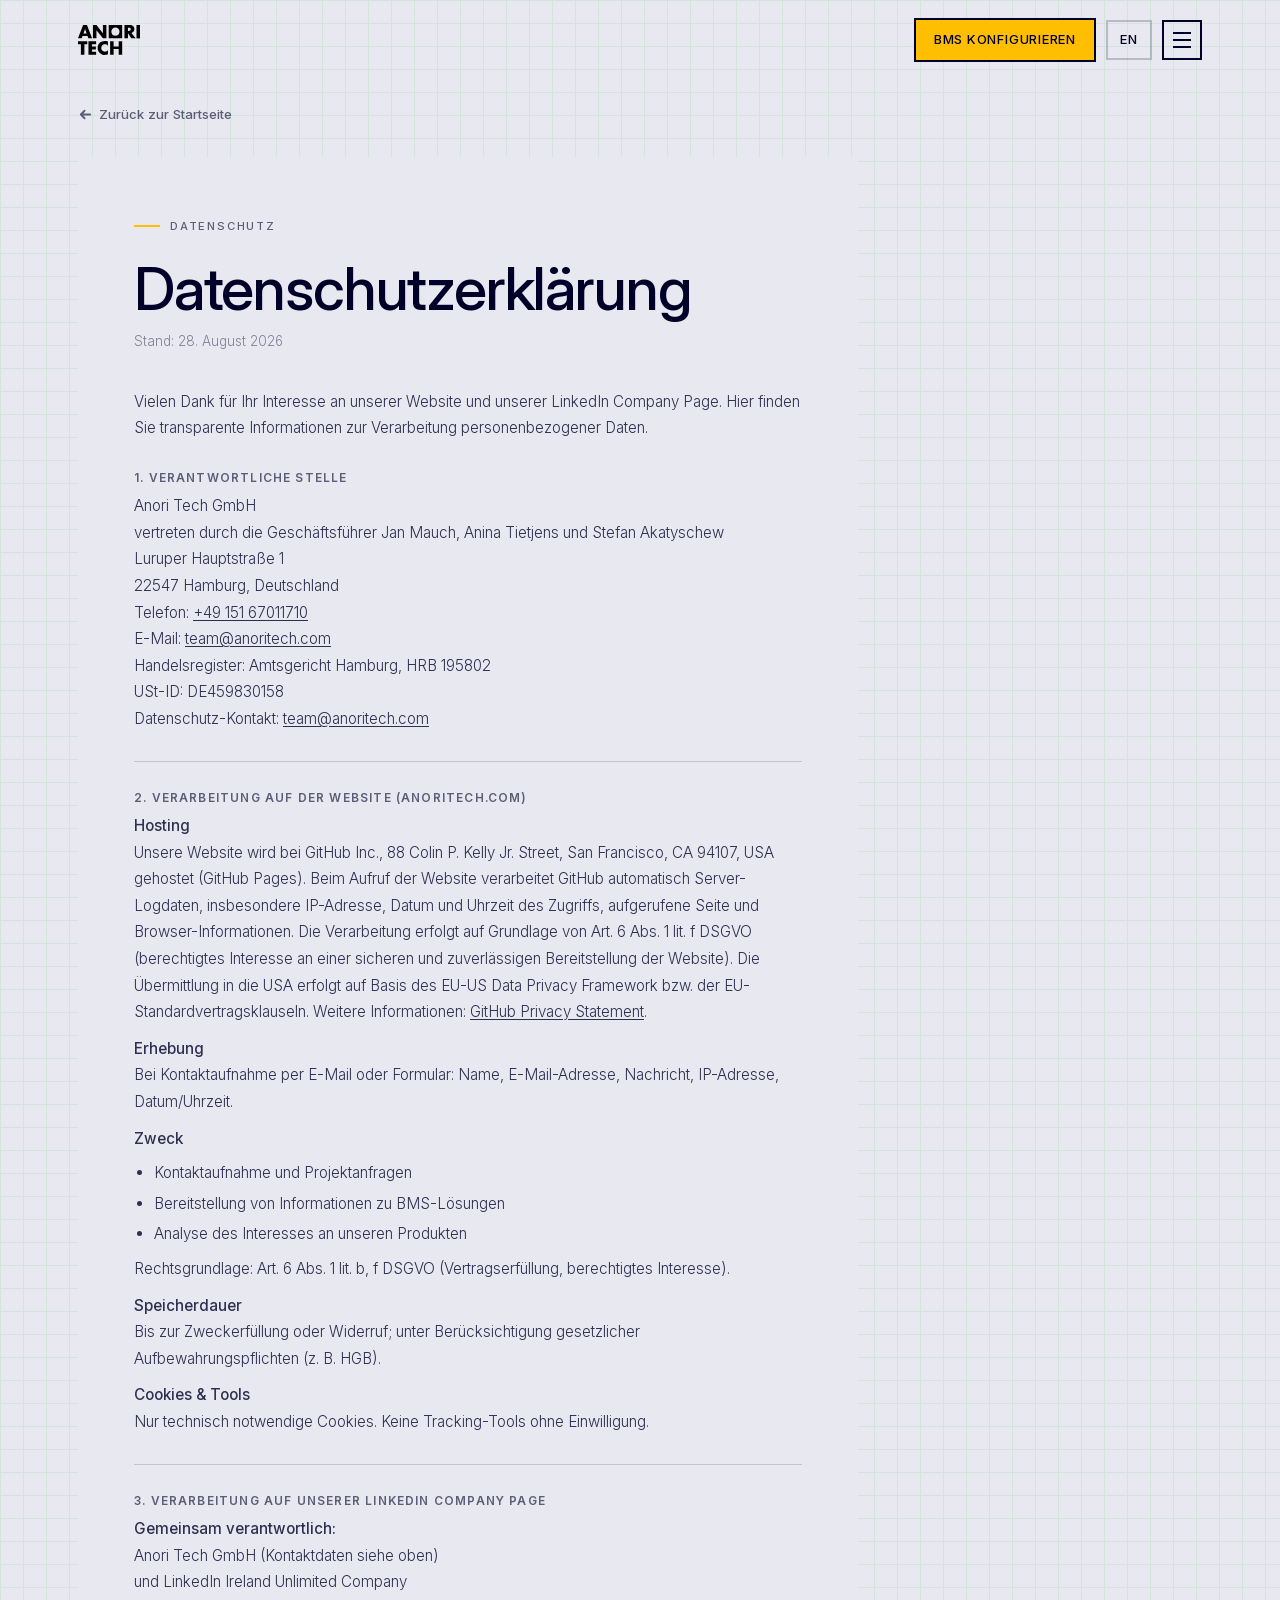
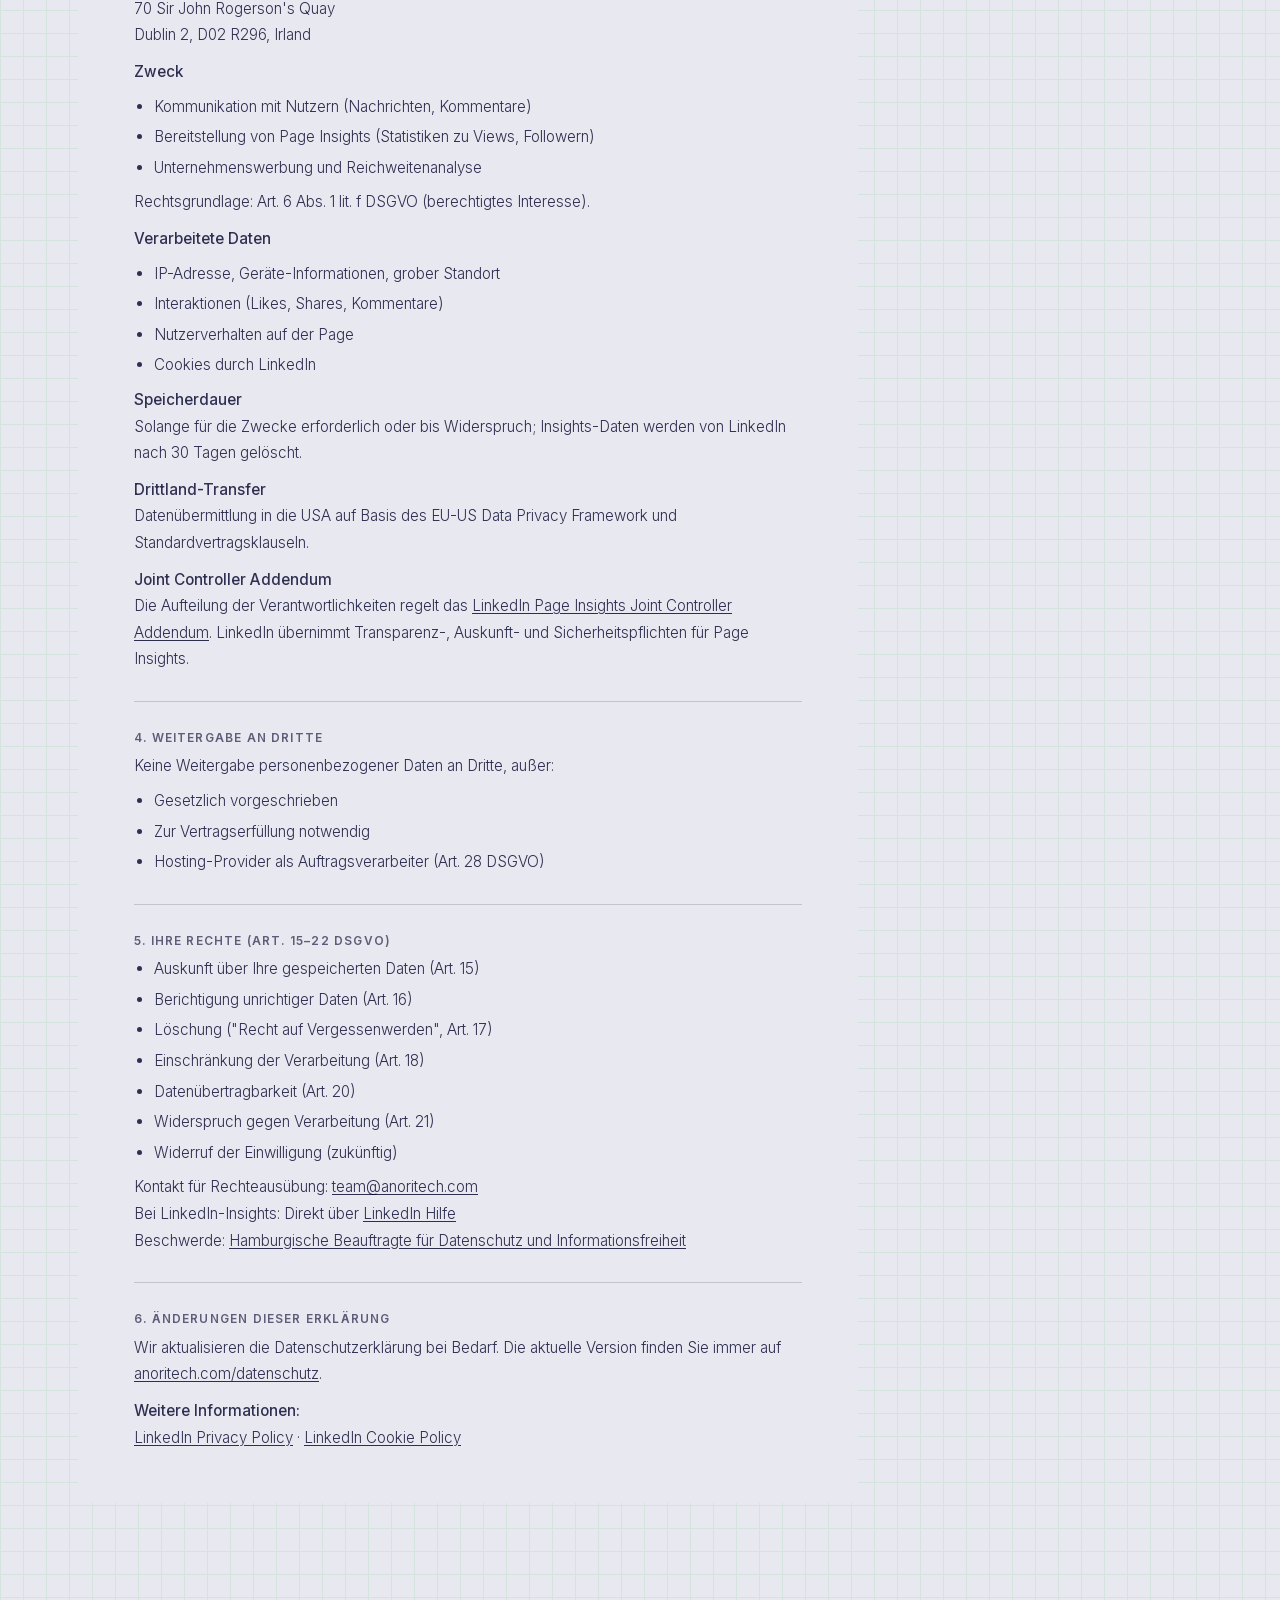
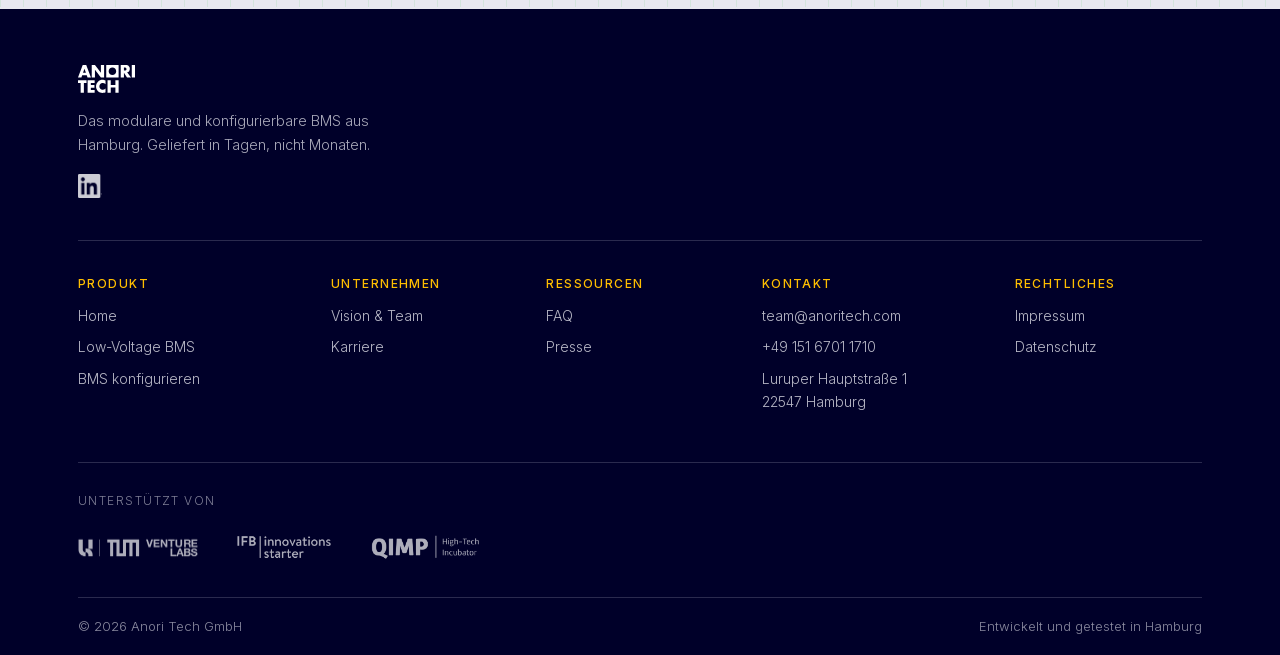
<file: datenschutz.html>
<!DOCTYPE html>
<html lang="de">
<head>
<meta charset="UTF-8">
<meta name="viewport" content="width=device-width, initial-scale=1">
<title data-i18n="meta.privacy.title">Datenschutz | Anori Tech</title>
<meta name="description" content="Datenschutzerklärung der Anori Tech GmbH: Verarbeitung personenbezogener Daten auf Website und LinkedIn Company Page." data-i18n-attr="content:meta.privacy.description">
<link rel="canonical" href="https://anoritech.com/datenschutz.html">
<meta name="robots" content="index, follow">

<meta property="og:type" content="website">
<meta property="og:site_name" content="Anori Tech">
<meta property="og:title" content="Datenschutz | Anori Tech">
<meta property="og:description" content="Datenschutzerklärung der Anori Tech GmbH: Verarbeitung personenbezogener Daten auf Website und LinkedIn Company Page.">
<meta property="og:url" content="https://anoritech.com/datenschutz.html">
<meta property="og:image" content="https://anoritech.com/assets/img/og-home.jpg">
<meta property="og:image:width" content="1200">
<meta property="og:image:height" content="630">
<meta property="og:locale" content="de_DE">
<meta name="twitter:card" content="summary_large_image">
<meta name="twitter:image" content="https://anoritech.com/assets/img/og-home.jpg">
<meta name="theme-color" content="#000029">
<link rel="apple-touch-icon" href="assets/img/apple-touch-icon.png">

<link rel="icon" type="image/svg+xml" href="assets/logos/anori-circlebox-blue500.svg">
<link rel="preload" href="assets/fonts/InterVariable.woff2" as="font" type="font/woff2" crossorigin>
<link rel="stylesheet" href="assets/fonts/inter.css">
<link rel="stylesheet" href="assets/anori.css">
<script type="application/ld+json">
{
  "@context": "https://schema.org",
  "@type": "WebPage",
  "@id": "https://anoritech.com/datenschutz.html#webpage",
  "url": "https://anoritech.com/datenschutz.html",
  "name": "Datenschutzerklärung",
  "isPartOf": {"@id": "https://anoritech.com/#website"},
  "about": {"@id": "https://anoritech.com/#organization"},
  "primaryImageOfPage": "https://anoritech.com/assets/img/og-home.jpg",
  "inLanguage": "de-DE",
  "datePublished": "2026-08-14",
  "dateModified": "2026-10-21"
}
</script>
</head>
<body>

<a class="skip-link" href="#main" data-i18n="a11y.skip">Zum Inhalt springen</a>

<div class="nav-backdrop" id="nav-backdrop"></div>

<nav id="nav-menu" aria-label="Hauptnavigation">
  <button class="nav-close" aria-label="Menü schließen">&times;</button>
  <div class="nav-label" data-i18n="nav.label">Menü</div>
  <a class="nav-link" href="/" data-i18n="nav.home">Home</a>
  <a class="nav-link" href="low-voltage-bms.html" data-i18n="nav.lv">Low-Voltage BMS</a>
  <a class="nav-link" href="vision-team.html" data-i18n="nav.vision">Vision &amp; Team</a>
  <a class="nav-link" href="https://nice-channel-658.notion.site/Careers-at-Anori-Tech-3834b6f765ee809885d5fef8bb0c7580" target="_blank" rel="noopener"><span data-i18n="nav.career">Karriere</span></a>
  <div class="nav-cta"><a class="btn" href="konfigurieren.html" data-i18n="cta.configure">BMS konfigurieren</a></div>
  <div class="nav-meta">
    <a href="mailto:team@anoritech.com"><span>team@anoritech.com</span></a>
    <a href="tel:+4915167011710"><span>+49 151 6701 1710</span></a>
  </div>
</nav>

<header id="hdr">
  <div class="wrap hdr-inner">
    <a class="hdr-logo" href="/" aria-label="Anori Tech, zur Startseite" data-i18n-attr="aria-label:a11y.logohome">
      <img class="logo-dark" src="assets/logos/anori-black.svg" alt="Anori Tech" width="130" height="30" loading="eager" fetchpriority="high" decoding="async">
      <img class="logo-light" src="assets/logos/anori-white.svg" alt="Anori Tech" width="130" height="30" loading="eager" fetchpriority="high" decoding="async">
    </a>
    <div class="hdr-right">
      <a class="btn btn-sm" href="konfigurieren.html" data-i18n="cta.configure2">BMS konfigurieren</a>
      <a class="lang-btn" href="/en/" hreflang="en" aria-label="Switch to English">EN</a>
      <button class="burger-btn" id="burger-btn" aria-label="Menü öffnen" aria-expanded="false" aria-controls="nav-menu">
        <span></span><span></span><span></span>
      </button>
    </div>
  </div>
</header>

<main id="main">

  <section class="section grid-bg">
    <div class="wrap">
      <a class="legal-back fi" href="/">
        <svg width="15" height="15" viewBox="0 0 16 16" fill="none" aria-hidden="true">
          <path d="M13 8H3M7 4L3 8l4 4" stroke="currentColor" stroke-width="2" stroke-linecap="round" stroke-linejoin="round"/>
        </svg>
        <span data-i18n="legal.back">Zurück zur Startseite</span>
      </a>

      <div class="legal-card fi">
        <span class="eyebrow" data-i18n="ft.privacy">Datenschutz</span>
        <h1 data-i18n="legal.privacy.h1">Datenschutzerklärung</h1>
        <p class="legal-stand" data-i18n="legal.privacy.stand">Stand: 28. August 2026</p>

        <div class="legal-body" data-i18n="legal.privacy.body"><p>Vielen Dank für Ihr Interesse an unserer Website und unserer LinkedIn Company Page. Hier finden Sie transparente Informationen zur Verarbeitung personenbezogener Daten.</p>
<h4>1. Verantwortliche Stelle</h4>
<p>Anori Tech GmbH<br>vertreten durch die Geschäftsführer Jan Mauch, Anina Tietjens und Stefan Akatyschew<br>Luruper Hauptstraße 1<br>22547 Hamburg, Deutschland<br>Telefon: <a href="tel:+4915167011710">+49 151 67011710</a><br>E-Mail: <a href="mailto:team@anoritech.com">team@anoritech.com</a><br>Handelsregister: Amtsgericht Hamburg, HRB 195802<br>USt-ID: DE459830158<br>Datenschutz-Kontakt: <a href="mailto:team@anoritech.com">team@anoritech.com</a></p>
<hr class="legal-divider">
<h4>2. Verarbeitung auf der Website (anoritech.com)</h4>
<p><strong>Hosting</strong><br>Unsere Website wird bei GitHub Inc., 88 Colin P. Kelly Jr. Street, San Francisco, CA 94107, USA gehostet (GitHub Pages). Beim Aufruf der Website verarbeitet GitHub automatisch Server-Logdaten, insbesondere IP-Adresse, Datum und Uhrzeit des Zugriffs, aufgerufene Seite und Browser-Informationen. Die Verarbeitung erfolgt auf Grundlage von Art. 6 Abs. 1 lit. f DSGVO (berechtigtes Interesse an einer sicheren und zuverlässigen Bereitstellung der Website). Die Übermittlung in die USA erfolgt auf Basis des EU-US Data Privacy Framework bzw. der EU-Standardvertragsklauseln. Weitere Informationen: <a href="https://docs.github.com/de/site-policy/privacy-policies/github-general-privacy-statement" target="_blank" rel="noopener noreferrer">GitHub Privacy Statement</a>.</p>
<p><strong>Erhebung</strong><br>Bei Kontaktaufnahme per E-Mail oder Formular: Name, E-Mail-Adresse, Nachricht, IP-Adresse, Datum/Uhrzeit.</p>
<p><strong>Zweck</strong></p>
<ul><li>Kontaktaufnahme und Projektanfragen</li><li>Bereitstellung von Informationen zu BMS-Lösungen</li><li>Analyse des Interesses an unseren Produkten</li></ul>
<p>Rechtsgrundlage: Art. 6 Abs. 1 lit. b, f DSGVO (Vertragserfüllung, berechtigtes Interesse).</p>
<p><strong>Speicherdauer</strong><br>Bis zur Zweckerfüllung oder Widerruf; unter Berücksichtigung gesetzlicher Aufbewahrungspflichten (z.&nbsp;B. HGB).</p>
<p><strong>Cookies &amp; Tools</strong><br>Nur technisch notwendige Cookies. Keine Tracking-Tools ohne Einwilligung.</p>
<hr class="legal-divider">
<h4>3. Verarbeitung auf unserer LinkedIn Company Page</h4>
<p><strong>Gemeinsam verantwortlich:</strong><br>Anori Tech GmbH (Kontaktdaten siehe oben)<br>und LinkedIn Ireland Unlimited Company<br>70 Sir John Rogerson's Quay<br>Dublin 2, D02 R296, Irland</p>
<p><strong>Zweck</strong></p>
<ul><li>Kommunikation mit Nutzern (Nachrichten, Kommentare)</li><li>Bereitstellung von Page Insights (Statistiken zu Views, Followern)</li><li>Unternehmenswerbung und Reichweitenanalyse</li></ul>
<p>Rechtsgrundlage: Art. 6 Abs. 1 lit. f DSGVO (berechtigtes Interesse).</p>
<p><strong>Verarbeitete Daten</strong></p>
<ul><li>IP-Adresse, Geräte-Informationen, grober Standort</li><li>Interaktionen (Likes, Shares, Kommentare)</li><li>Nutzerverhalten auf der Page</li><li>Cookies durch LinkedIn</li></ul>
<p><strong>Speicherdauer</strong><br>Solange für die Zwecke erforderlich oder bis Widerspruch; Insights-Daten werden von LinkedIn nach 30 Tagen gelöscht.</p>
<p><strong>Drittland-Transfer</strong><br>Datenübermittlung in die USA auf Basis des EU-US Data Privacy Framework und Standardvertragsklauseln.</p>
<p><strong>Joint Controller Addendum</strong><br>Die Aufteilung der Verantwortlichkeiten regelt das <a href="https://linkedin.com/legal/page-joint-controller-addendum" target="_blank" rel="noopener noreferrer">LinkedIn Page Insights Joint Controller Addendum</a>. LinkedIn übernimmt Transparenz-, Auskunft- und Sicherheitspflichten für Page Insights.</p>
<hr class="legal-divider">
<h4>4. Weitergabe an Dritte</h4>
<p>Keine Weitergabe personenbezogener Daten an Dritte, außer:</p>
<ul><li>Gesetzlich vorgeschrieben</li><li>Zur Vertragserfüllung notwendig</li><li>Hosting-Provider als Auftragsverarbeiter (Art. 28 DSGVO)</li></ul>
<hr class="legal-divider">
<h4>5. Ihre Rechte (Art. 15–22 DSGVO)</h4>
<ul><li>Auskunft über Ihre gespeicherten Daten (Art. 15)</li><li>Berichtigung unrichtiger Daten (Art. 16)</li><li>Löschung ("Recht auf Vergessenwerden", Art. 17)</li><li>Einschränkung der Verarbeitung (Art. 18)</li><li>Datenübertragbarkeit (Art. 20)</li><li>Widerspruch gegen Verarbeitung (Art. 21)</li><li>Widerruf der Einwilligung (zukünftig)</li></ul>
<p>Kontakt für Rechteausübung: <a href="mailto:team@anoritech.com">team@anoritech.com</a><br>Bei LinkedIn-Insights: Direkt über <a href="https://linkedin.com/help" target="_blank" rel="noopener noreferrer">LinkedIn Hilfe</a><br>Beschwerde: <a href="https://datenschutz-hamburg.de" target="_blank" rel="noopener noreferrer">Hamburgische Beauftragte für Datenschutz und Informationsfreiheit</a></p>
<hr class="legal-divider">
<h4>6. Änderungen dieser Erklärung</h4>
<p>Wir aktualisieren die Datenschutzerklärung bei Bedarf. Die aktuelle Version finden Sie immer auf <a href="https://anoritech.com/datenschutz.html">anoritech.com/datenschutz</a>.</p>
<p><strong>Weitere Informationen:</strong><br><a href="https://linkedin.com/legal/privacy-policy" target="_blank" rel="noopener noreferrer">LinkedIn Privacy Policy</a> · <a href="https://linkedin.com/legal/cookie-policy" target="_blank" rel="noopener noreferrer">LinkedIn Cookie Policy</a></p></div>
      </div>
    </div>
  </section>

</main>

<footer class="site">
  <div class="wrap">
    <div class="ft-top">
      <div class="ft-brand">
        <img class="ft-logo" src="assets/logos/anori-white.svg" alt="Anori Tech" width="120" height="26" loading="lazy" decoding="async">
        <p class="ft-tagline" data-i18n="ft.tagline">Das modulare und konfigurierbare BMS aus Hamburg. Geliefert in Tagen, nicht Monaten.</p>
        <a class="ft-social" href="https://www.linkedin.com/company/anori-tech/" target="_blank" rel="noopener" aria-label="Anori Tech auf LinkedIn">
          <img src="assets/logos/linkedin.png" alt="Anori Tech auf LinkedIn" width="26" height="26" loading="lazy" decoding="async">
        </a>
      </div>
    </div>

    <div class="ft-cols">
      <div class="ft-col">
        <h4 data-i18n="ft.product">Produkt</h4>
        <a href="/" data-i18n="nav.home2">Home</a>
        <a href="low-voltage-bms.html" data-i18n="nav.lv2">Low-Voltage BMS</a>
        <a href="konfigurieren.html" data-i18n="cta.configure6">BMS konfigurieren</a>
      </div>
      <div class="ft-col">
        <h4 data-i18n="ft.company">Unternehmen</h4>
        <a href="vision-team.html" data-i18n="nav.vision2">Vision &amp; Team</a>
        <a href="https://nice-channel-658.notion.site/Careers-at-Anori-Tech-3834b6f765ee809885d5fef8bb0c7580" target="_blank" rel="noopener"><span data-i18n="nav.career2">Karriere</span></a>
      </div>
      <div class="ft-col">
        <h4 data-i18n="ft.resources">Ressourcen</h4>
        <a href="/#faq" data-i18n="ft.faq">FAQ</a>
        <a href="vision-team.html#presse" data-i18n="ft.press">Presse</a>
      </div>
      <div class="ft-col">
        <h4 data-i18n="ft.contact">Kontakt</h4>
        <a href="mailto:team@anoritech.com"><span>team@anoritech.com</span></a>
        <a href="tel:+4915167011710"><span>+49 151 6701 1710</span></a>
        <p>Luruper Hauptstraße 1<br>22547 Hamburg</p>
      </div>
      <div class="ft-col">
        <h4 data-i18n="ft.legal">Rechtliches</h4>
        <a href="impressum.html" data-i18n="ft.imprint">Impressum</a>
        <a href="datenschutz.html" aria-current="page" data-i18n="ft.privacy">Datenschutz</a>
        <button type="button" data-consent-link onclick="window.anoriOpenConsent &amp;&amp; window.anoriOpenConsent()" data-i18n="ft.cookies">Cookie-Einstellungen</button>
      </div>
    </div>

    <div class="ft-support">
      <div class="ft-support-label" data-i18n="ft.supportedby">Unterstützt von</div>
      <div class="ft-support-logos">
        <a href="https://www.tum-venture-labs.de/" target="_blank" rel="noopener"><img src="assets/logos/tum-venture-labs.png" alt="TUM Venture Labs, Battery Startup Incubator (BaStI)" loading="lazy" width="1920" height="417" decoding="async"></a>
        <a href="https://www.ifbhh.de/" target="_blank" rel="noopener"><img src="assets/logos/ifb-hamburg.png" alt="IFB Hamburg, InnoRampUp" loading="lazy" width="1423" height="515" decoding="async"></a>
        <img src="assets/logos/qimp.png" alt="QIMP High Tech Inkubator" loading="lazy" width="1583" height="440" decoding="async">
      </div>
    </div>

    <div class="ft-bottom">
      <div>&copy; <span data-year>2026</span> Anori Tech GmbH</div>
      <div data-i18n="ft.madein">Entwickelt und getestet in Hamburg</div>
    </div>
  </div>
</footer>

<div id="consent" hidden role="dialog" aria-label="Cookie-Einstellungen">
  <div class="wrap consent-inner">
    <p class="consent-text" data-i18n="consent.text">Wir würden gern anonymisierte Nutzungsstatistiken erheben, um die Seite zu verbessern. Das ist freiwillig und lässt sich jederzeit widerrufen. Details in der <a href="datenschutz.html">Datenschutzerklärung</a>.</p>
    <div class="consent-actions">
      <button class="btn btn-sm" id="consent-accept" data-i18n="consent.accept">Einverstanden</button>
      <button class="btn btn-sm btn-ghost-light" id="consent-decline" data-i18n="consent.decline">Nur notwendige</button>
    </div>
  </div>
</div>

<script src="assets/anori.js"></script>
</body>
</html>
</file>
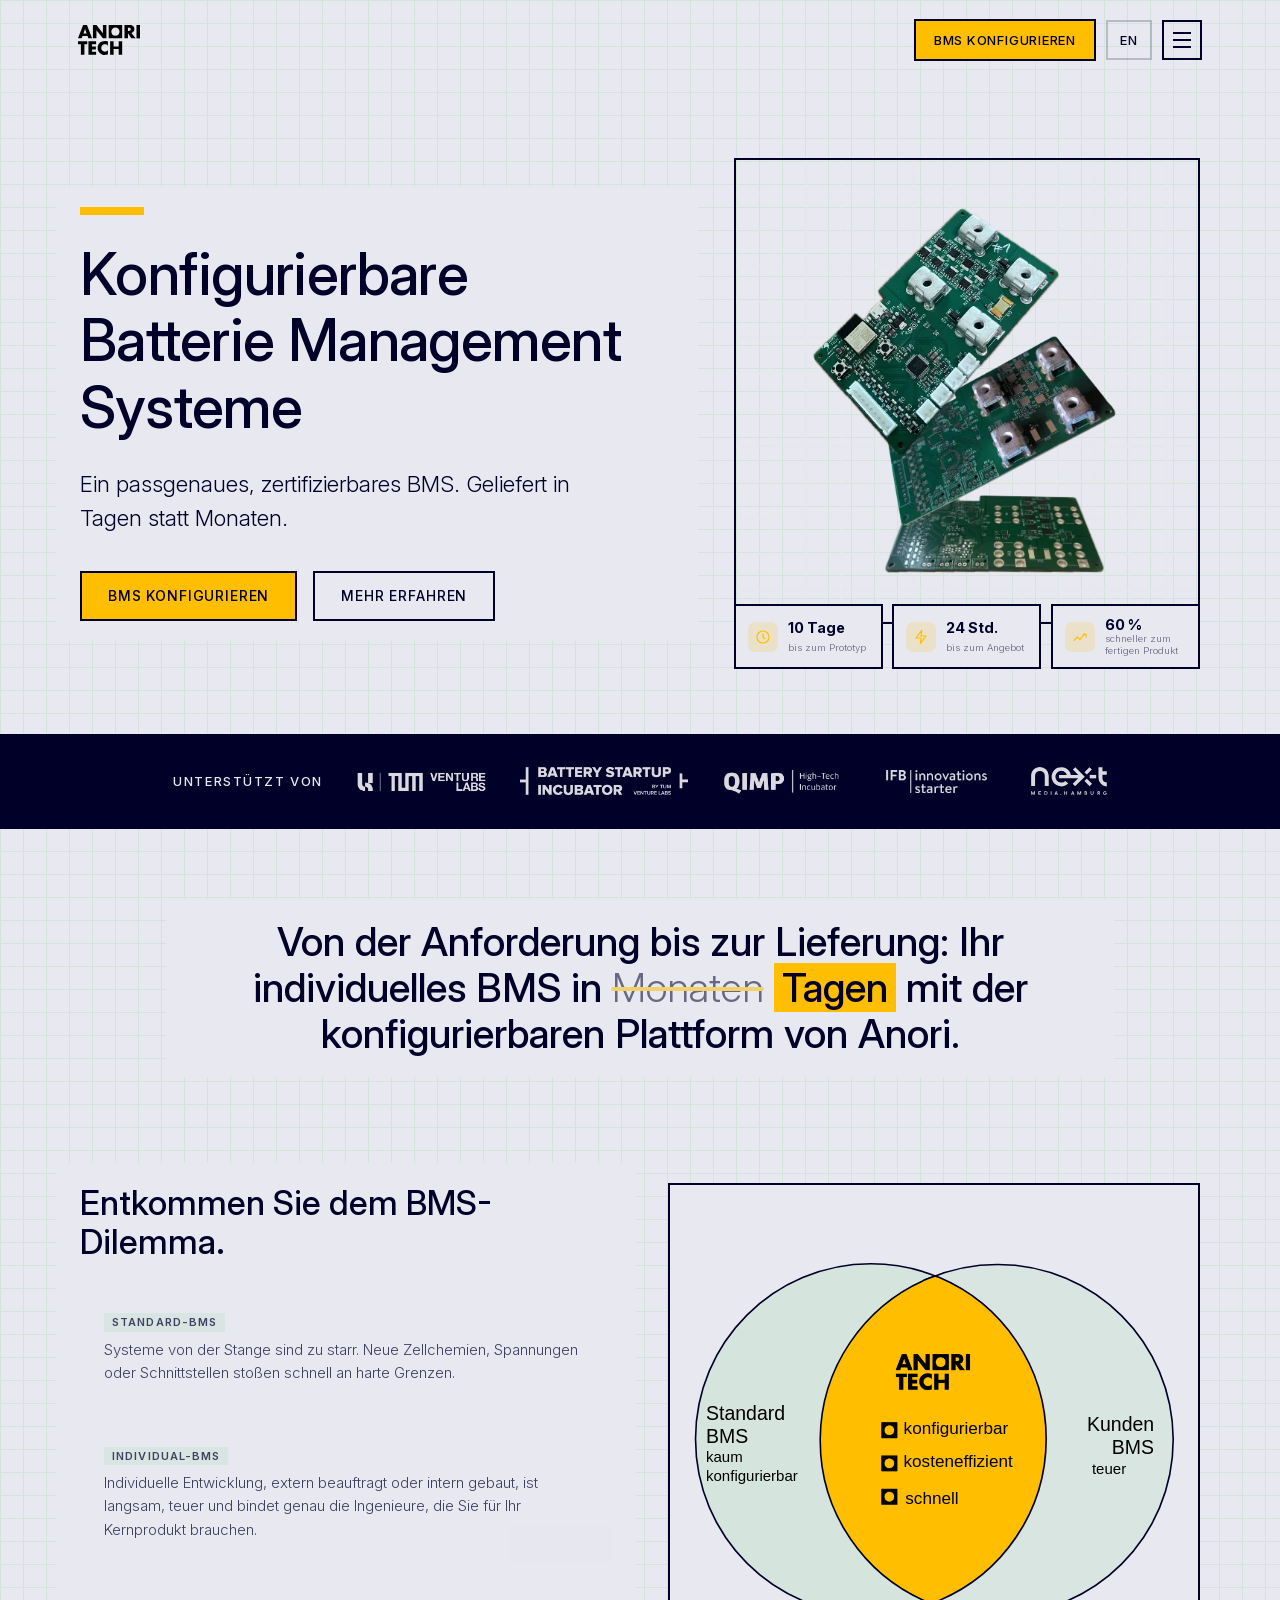
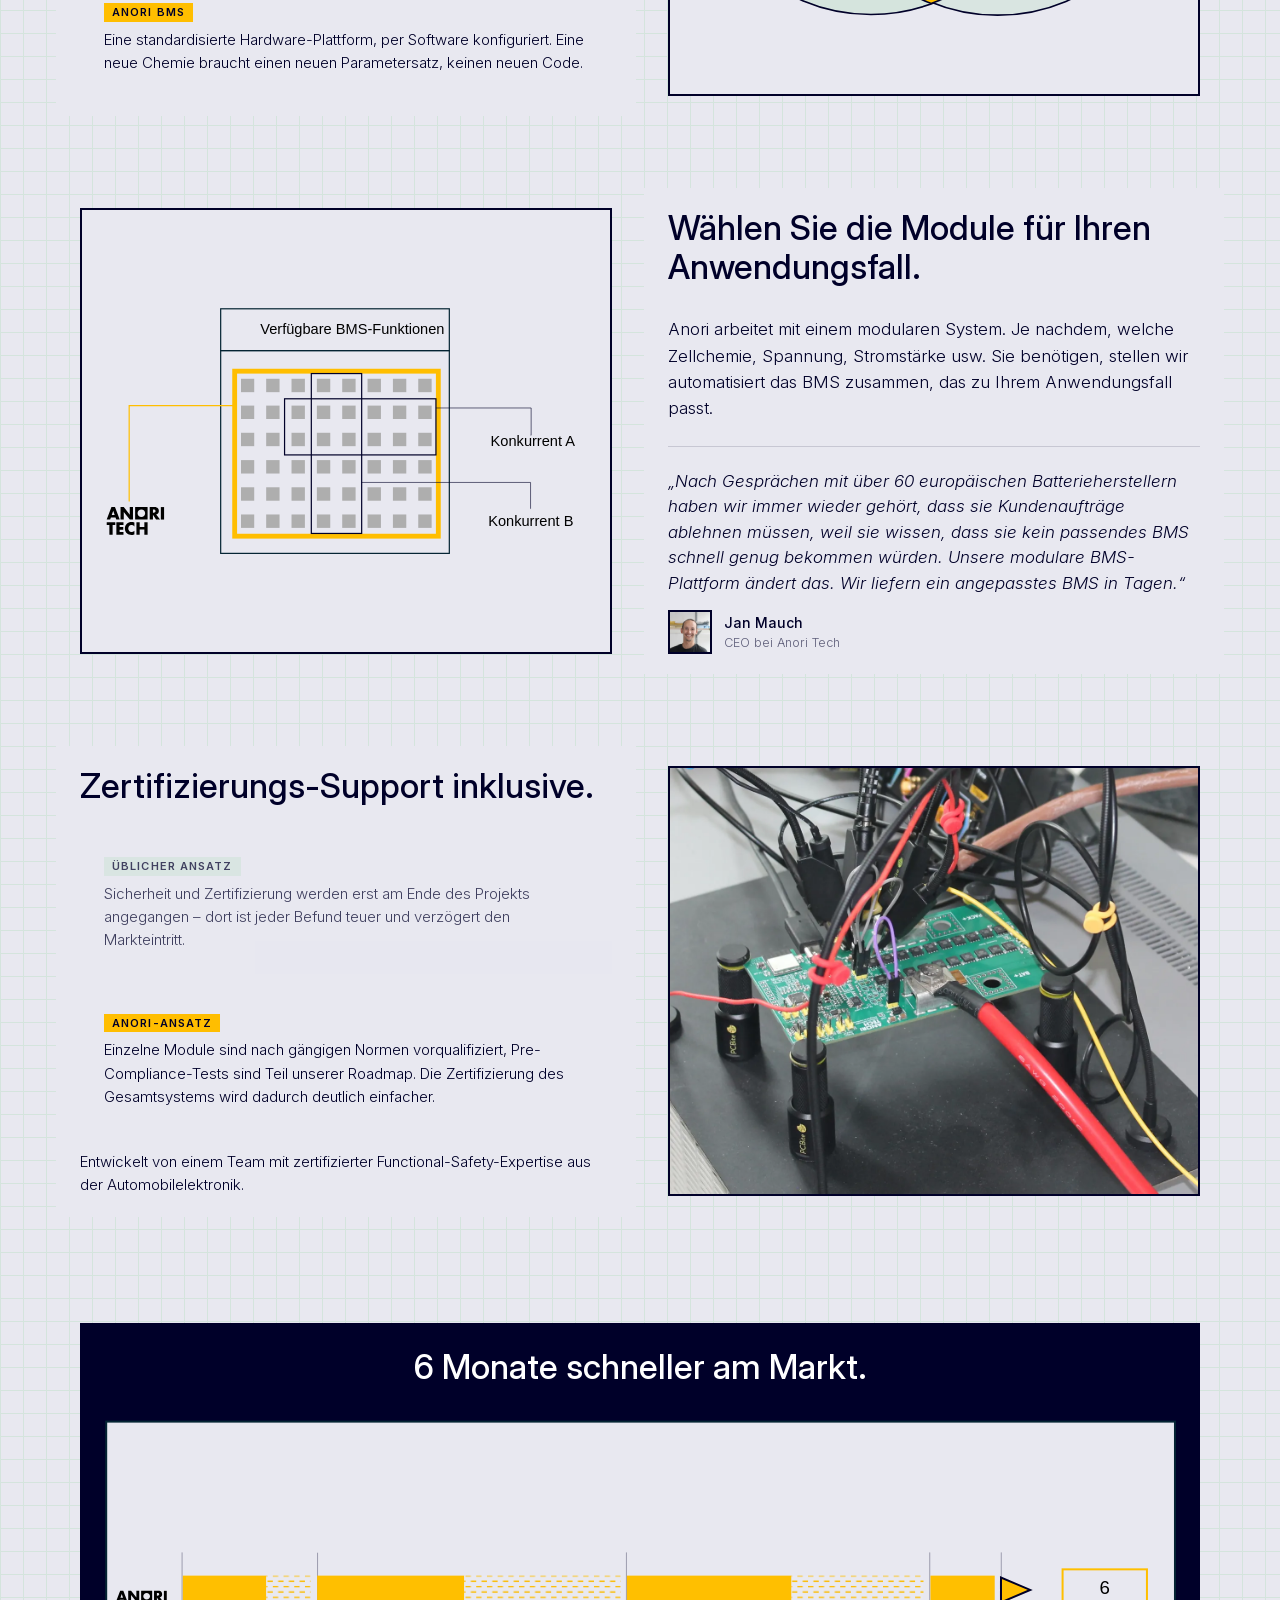
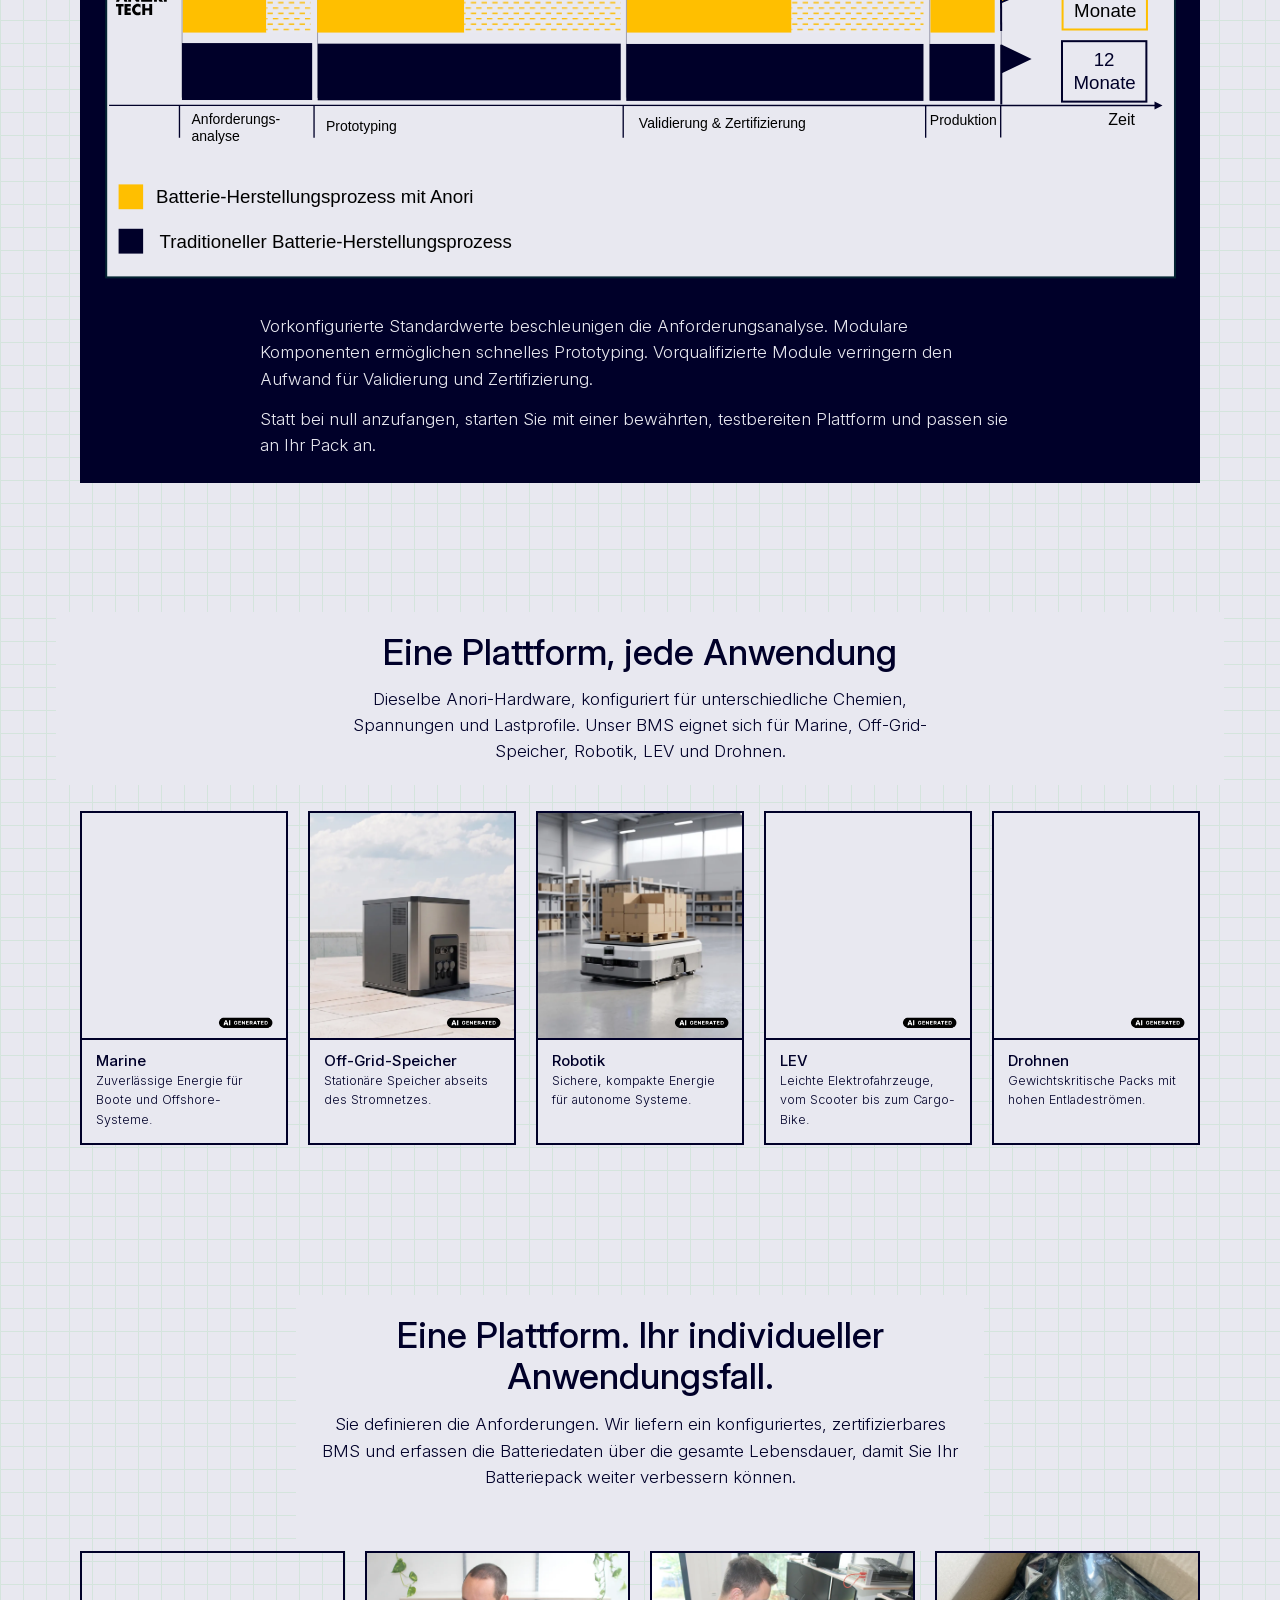
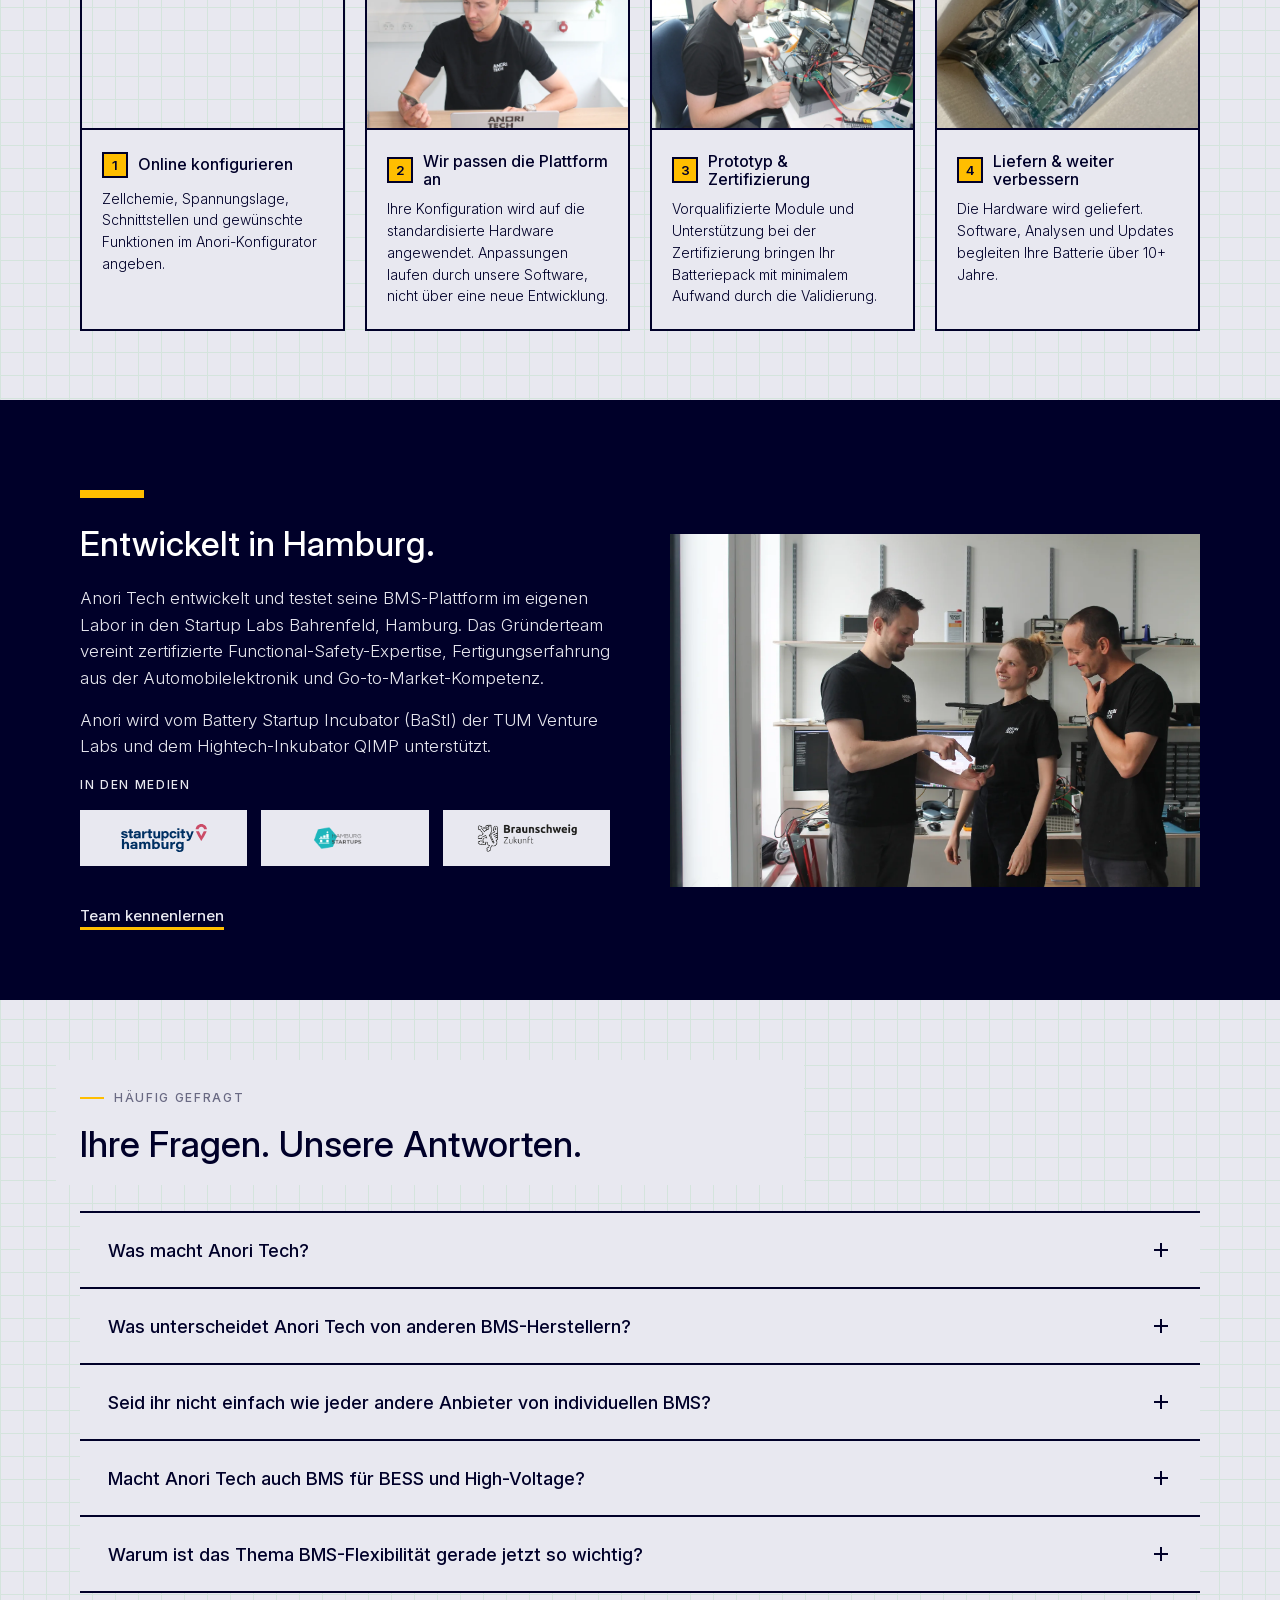
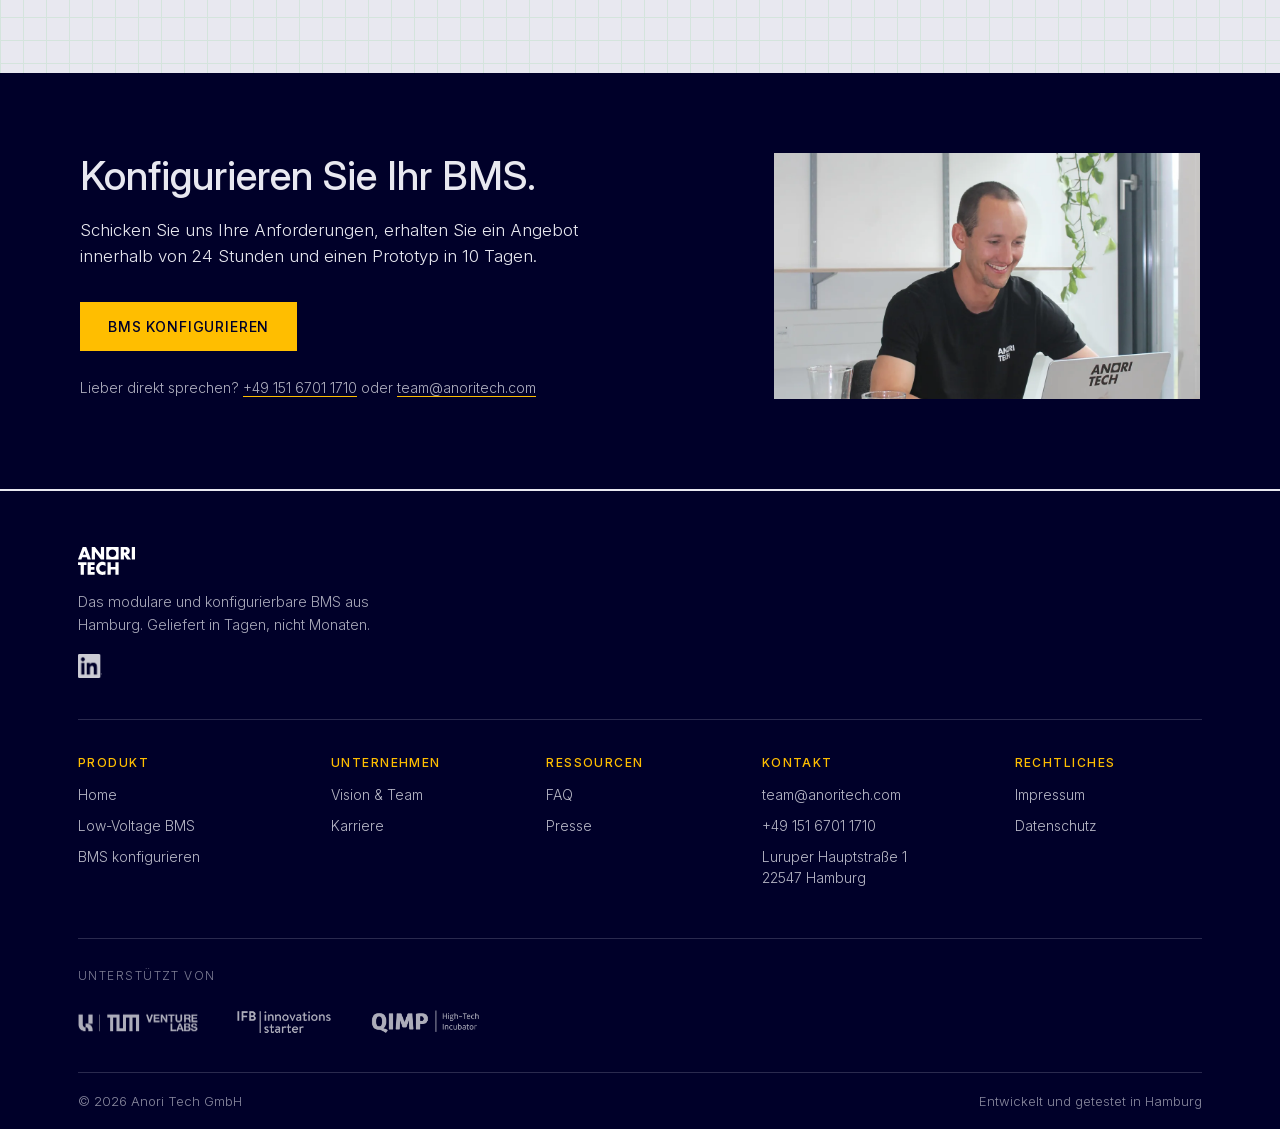
<file: home.html>
<!DOCTYPE html>
<html lang="de">
<head>
<meta charset="UTF-8">
<meta name="viewport" content="width=device-width, initial-scale=1">
<meta http-equiv="refresh" content="0; url=/">
<link rel="canonical" href="https://anoritech.com/">
<meta name="robots" content="noindex, follow">
<title>Weiterleitung – Anori Tech</title>
<style>
  body{font-family:-apple-system,BlinkMacSystemFont,"Segoe UI",sans-serif;display:flex;align-items:center;justify-content:center;min-height:100vh;margin:0;background:#fff;color:#111;text-align:center;padding:2rem;box-sizing:border-box}
  a{color:#1a56db}
</style>
<script>window.location.replace("/");</script>
</head>
<body>
  <p>Diese Seite ist umgezogen. Falls du nicht automatisch weitergeleitet wirst, <a href="/">klicke hier</a>.</p>
</body>
</html>
</file>
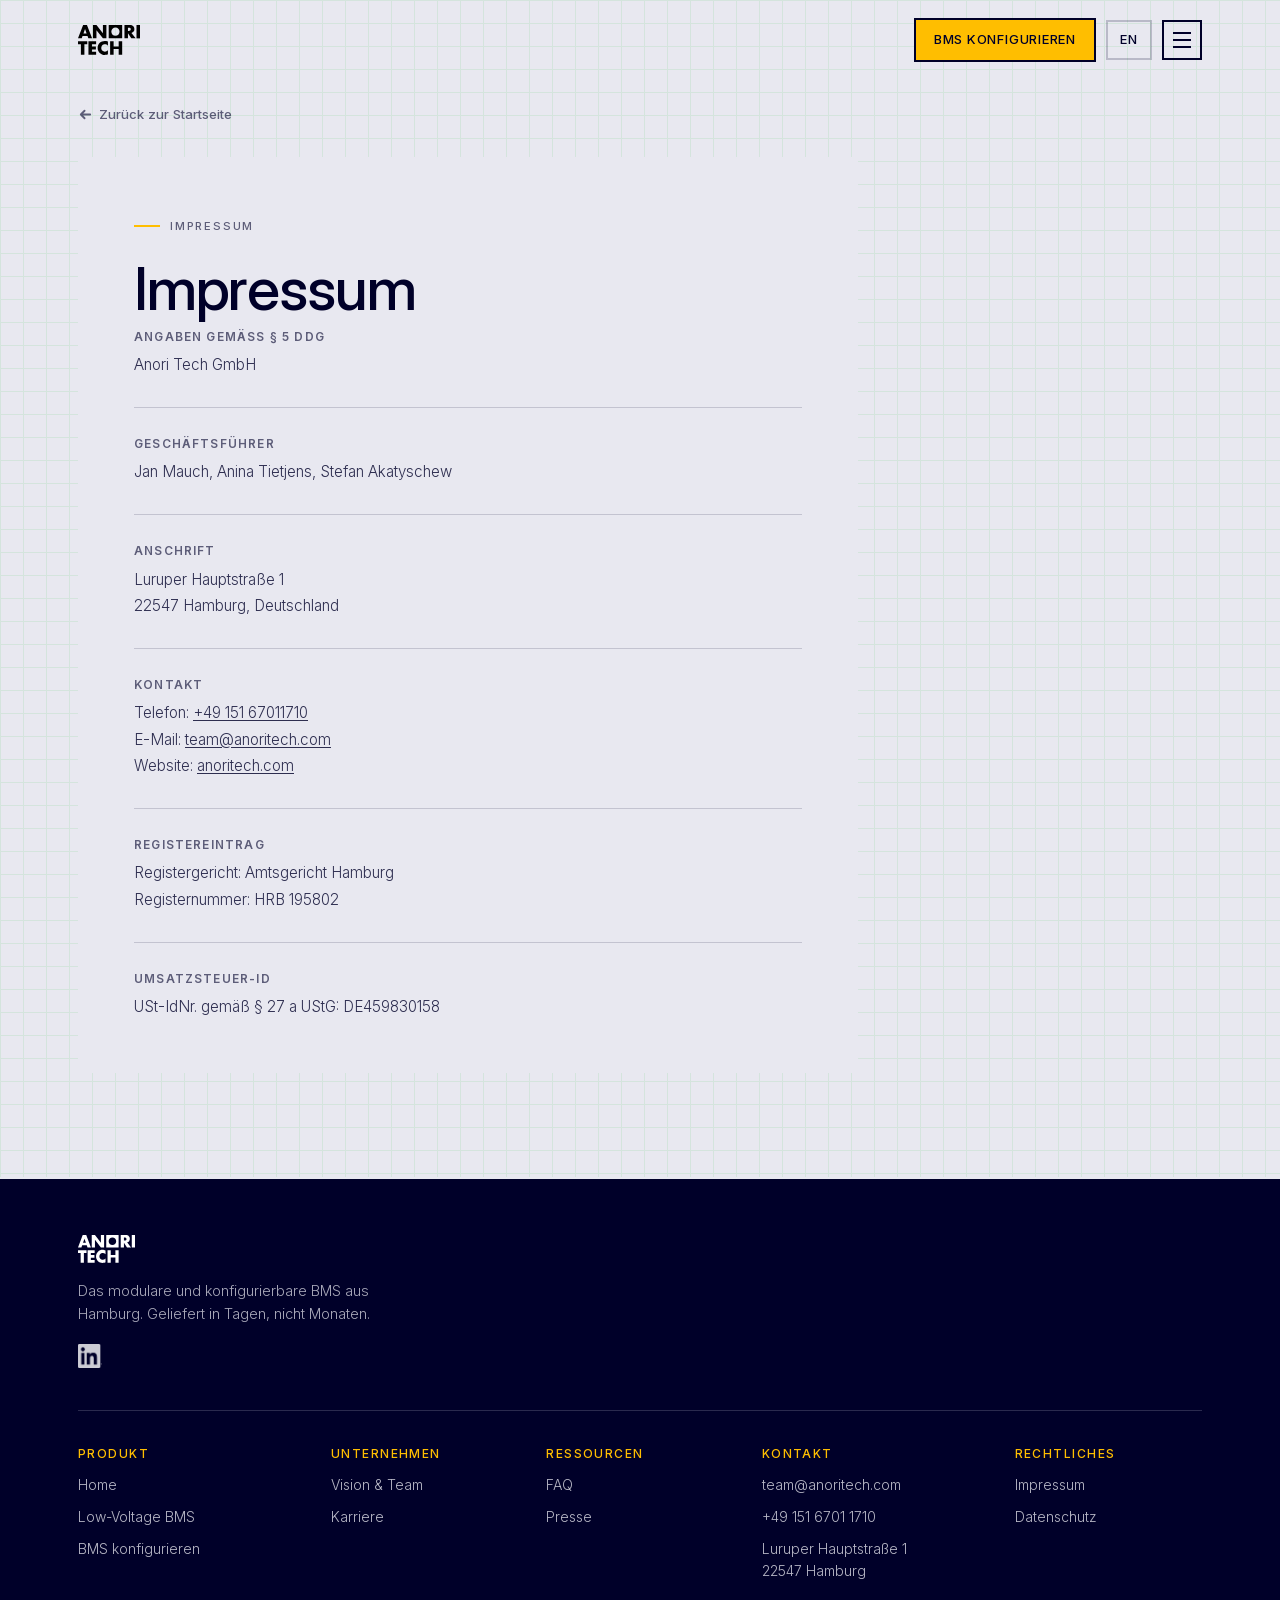
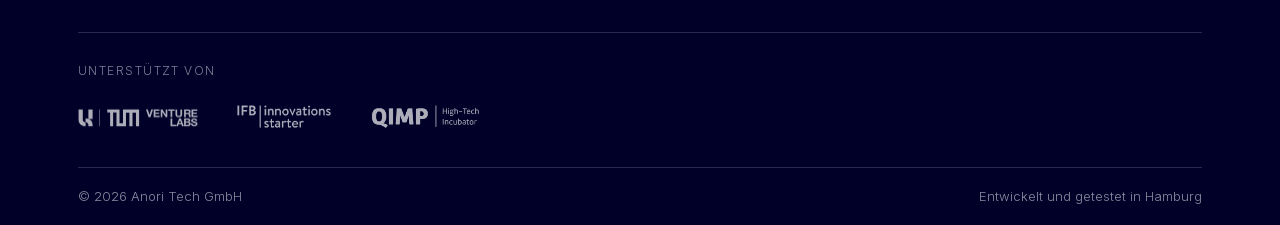
<file: impressum.html>
<!DOCTYPE html>
<html lang="de">
<head>
<meta charset="UTF-8">
<meta name="viewport" content="width=device-width, initial-scale=1">
<title data-i18n="meta.imprint.title">Impressum | Anori Tech</title>
<meta name="description" content="Impressum der Anori Tech GmbH: Anbieterkennzeichnung, Handelsregister und Kontakt." data-i18n-attr="content:meta.imprint.description">
<link rel="canonical" href="https://anoritech.com/impressum.html">
<meta name="robots" content="index, follow">

<meta property="og:type" content="website">
<meta property="og:site_name" content="Anori Tech">
<meta property="og:title" content="Impressum | Anori Tech">
<meta property="og:description" content="Impressum der Anori Tech GmbH: Anbieterkennzeichnung, Handelsregister und Kontakt.">
<meta property="og:url" content="https://anoritech.com/impressum.html">
<meta property="og:image" content="https://anoritech.com/assets/img/og-home.jpg">
<meta property="og:image:width" content="1200">
<meta property="og:image:height" content="630">
<meta property="og:locale" content="de_DE">
<meta name="twitter:card" content="summary_large_image">
<meta name="twitter:image" content="https://anoritech.com/assets/img/og-home.jpg">
<meta name="theme-color" content="#000029">
<link rel="apple-touch-icon" href="assets/img/apple-touch-icon.png">

<link rel="icon" type="image/svg+xml" href="assets/logos/anori-circlebox-blue500.svg">
<link rel="preload" href="assets/fonts/InterVariable.woff2" as="font" type="font/woff2" crossorigin>
<link rel="stylesheet" href="assets/fonts/inter.css">
<link rel="stylesheet" href="assets/anori.css">
<script type="application/ld+json">
{
  "@context": "https://schema.org",
  "@type": "WebPage",
  "@id": "https://anoritech.com/impressum.html#webpage",
  "url": "https://anoritech.com/impressum.html",
  "name": "Impressum",
  "isPartOf": {"@id": "https://anoritech.com/#website"},
  "about": {"@id": "https://anoritech.com/#organization"},
  "primaryImageOfPage": "https://anoritech.com/assets/img/og-home.jpg",
  "inLanguage": "de-DE",
  "datePublished": "2026-08-14",
  "dateModified": "2026-10-21"
}
</script>
</head>
<body>

<a class="skip-link" href="#main" data-i18n="a11y.skip">Zum Inhalt springen</a>

<div class="nav-backdrop" id="nav-backdrop"></div>

<nav id="nav-menu" aria-label="Hauptnavigation">
  <button class="nav-close" aria-label="Menü schließen">&times;</button>
  <div class="nav-label" data-i18n="nav.label">Menü</div>
  <a class="nav-link" href="/" data-i18n="nav.home">Home</a>
  <a class="nav-link" href="low-voltage-bms.html" data-i18n="nav.lv">Low-Voltage BMS</a>
  <a class="nav-link" href="vision-team.html" data-i18n="nav.vision">Vision &amp; Team</a>
  <a class="nav-link" href="https://nice-channel-658.notion.site/Careers-at-Anori-Tech-3834b6f765ee809885d5fef8bb0c7580" target="_blank" rel="noopener"><span data-i18n="nav.career">Karriere</span></a>
  <div class="nav-cta"><a class="btn" href="konfigurieren.html" data-i18n="cta.configure">BMS konfigurieren</a></div>
  <div class="nav-meta">
    <a href="mailto:team@anoritech.com"><span>team@anoritech.com</span></a>
    <a href="tel:+4915167011710"><span>+49 151 6701 1710</span></a>
  </div>
</nav>

<header id="hdr">
  <div class="wrap hdr-inner">
    <a class="hdr-logo" href="/" aria-label="Anori Tech, zur Startseite" data-i18n-attr="aria-label:a11y.logohome">
      <img class="logo-dark" src="assets/logos/anori-black.svg" alt="Anori Tech" width="130" height="30" loading="eager" fetchpriority="high" decoding="async">
      <img class="logo-light" src="assets/logos/anori-white.svg" alt="Anori Tech" width="130" height="30" loading="eager" fetchpriority="high" decoding="async">
    </a>
    <div class="hdr-right">
      <a class="btn btn-sm" href="konfigurieren.html" data-i18n="cta.configure2">BMS konfigurieren</a>
      <a class="lang-btn" href="/en/" hreflang="en" aria-label="Switch to English">EN</a>
      <button class="burger-btn" id="burger-btn" aria-label="Menü öffnen" aria-expanded="false" aria-controls="nav-menu">
        <span></span><span></span><span></span>
      </button>
    </div>
  </div>
</header>

<main id="main">

  <section class="section grid-bg">
    <div class="wrap">
      <a class="legal-back fi" href="/">
        <svg width="15" height="15" viewBox="0 0 16 16" fill="none" aria-hidden="true">
          <path d="M13 8H3M7 4L3 8l4 4" stroke="currentColor" stroke-width="2" stroke-linecap="round" stroke-linejoin="round"/>
        </svg>
        <span data-i18n="legal.back">Zurück zur Startseite</span>
      </a>

      <div class="legal-card fi">
        <span class="eyebrow" data-i18n="ft.imprint">Impressum</span>
        <h1 data-i18n="legal.imprint.h1">Impressum</h1>

        <div class="legal-body" data-i18n="legal.imprint.body"><h4>Angaben gemäß § 5 DDG</h4>
<p>Anori Tech GmbH</p>
<hr class="legal-divider">
<h4>Geschäftsführer</h4>
<p>Jan Mauch, Anina Tietjens, Stefan Akatyschew</p>
<hr class="legal-divider">
<h4>Anschrift</h4>
<p>Luruper Hauptstraße 1<br>22547 Hamburg, Deutschland</p>
<hr class="legal-divider">
<h4>Kontakt</h4>
<p>Telefon: <a href="tel:+4915167011710">+49 151 67011710</a><br>E-Mail: <a href="mailto:team@anoritech.com">team@anoritech.com</a><br>Website: <a href="https://anoritech.com">anoritech.com</a></p>
<hr class="legal-divider">
<h4>Registereintrag</h4>
<p>Registergericht: Amtsgericht Hamburg<br>Registernummer: HRB 195802</p>
<hr class="legal-divider">
<h4>Umsatzsteuer-ID</h4>
<p>USt-IdNr. gemäß § 27 a UStG: DE459830158</p></div>
      </div>
    </div>
  </section>

</main>

<footer class="site">
  <div class="wrap">
    <div class="ft-top">
      <div class="ft-brand">
        <img class="ft-logo" src="assets/logos/anori-white.svg" alt="Anori Tech" width="120" height="26" loading="lazy" decoding="async">
        <p class="ft-tagline" data-i18n="ft.tagline">Das modulare und konfigurierbare BMS aus Hamburg. Geliefert in Tagen, nicht Monaten.</p>
        <a class="ft-social" href="https://www.linkedin.com/company/anori-tech/" target="_blank" rel="noopener" aria-label="Anori Tech auf LinkedIn">
          <img src="assets/logos/linkedin.png" alt="Anori Tech auf LinkedIn" width="26" height="26" loading="lazy" decoding="async">
        </a>
      </div>
    </div>

    <div class="ft-cols">
      <div class="ft-col">
        <h4 data-i18n="ft.product">Produkt</h4>
        <a href="/" data-i18n="nav.home2">Home</a>
        <a href="low-voltage-bms.html" data-i18n="nav.lv2">Low-Voltage BMS</a>
        <a href="konfigurieren.html" data-i18n="cta.configure6">BMS konfigurieren</a>
      </div>
      <div class="ft-col">
        <h4 data-i18n="ft.company">Unternehmen</h4>
        <a href="vision-team.html" data-i18n="nav.vision2">Vision &amp; Team</a>
        <a href="https://nice-channel-658.notion.site/Careers-at-Anori-Tech-3834b6f765ee809885d5fef8bb0c7580" target="_blank" rel="noopener"><span data-i18n="nav.career2">Karriere</span></a>
      </div>
      <div class="ft-col">
        <h4 data-i18n="ft.resources">Ressourcen</h4>
        <a href="/#faq" data-i18n="ft.faq">FAQ</a>
        <a href="vision-team.html#presse" data-i18n="ft.press">Presse</a>
      </div>
      <div class="ft-col">
        <h4 data-i18n="ft.contact">Kontakt</h4>
        <a href="mailto:team@anoritech.com"><span>team@anoritech.com</span></a>
        <a href="tel:+4915167011710"><span>+49 151 6701 1710</span></a>
        <p>Luruper Hauptstraße 1<br>22547 Hamburg</p>
      </div>
      <div class="ft-col">
        <h4 data-i18n="ft.legal">Rechtliches</h4>
        <a href="impressum.html" aria-current="page" data-i18n="ft.imprint">Impressum</a>
        <a href="datenschutz.html" data-i18n="ft.privacy">Datenschutz</a>
        <button type="button" data-consent-link onclick="window.anoriOpenConsent &amp;&amp; window.anoriOpenConsent()" data-i18n="ft.cookies">Cookie-Einstellungen</button>
      </div>
    </div>

    <div class="ft-support">
      <div class="ft-support-label" data-i18n="ft.supportedby">Unterstützt von</div>
      <div class="ft-support-logos">
        <a href="https://www.tum-venture-labs.de/" target="_blank" rel="noopener"><img src="assets/logos/tum-venture-labs.png" alt="TUM Venture Labs, Battery Startup Incubator (BaStI)" loading="lazy" width="1920" height="417" decoding="async"></a>
        <a href="https://www.ifbhh.de/" target="_blank" rel="noopener"><img src="assets/logos/ifb-hamburg.png" alt="IFB Hamburg, InnoRampUp" loading="lazy" width="1423" height="515" decoding="async"></a>
        <img src="assets/logos/qimp.png" alt="QIMP High Tech Inkubator" loading="lazy" width="1583" height="440" decoding="async">
      </div>
    </div>

    <div class="ft-bottom">
      <div>&copy; <span data-year>2026</span> Anori Tech GmbH</div>
      <div data-i18n="ft.madein">Entwickelt und getestet in Hamburg</div>
    </div>
  </div>
</footer>

<div id="consent" hidden role="dialog" aria-label="Cookie-Einstellungen">
  <div class="wrap consent-inner">
    <p class="consent-text" data-i18n="consent.text">Wir würden gern anonymisierte Nutzungsstatistiken erheben, um die Seite zu verbessern. Das ist freiwillig und lässt sich jederzeit widerrufen. Details in der <a href="datenschutz.html">Datenschutzerklärung</a>.</p>
    <div class="consent-actions">
      <button class="btn btn-sm" id="consent-accept" data-i18n="consent.accept">Einverstanden</button>
      <button class="btn btn-sm btn-ghost-light" id="consent-decline" data-i18n="consent.decline">Nur notwendige</button>
    </div>
  </div>
</div>

<script src="assets/anori.js"></script>
</body>
</html>
</file>
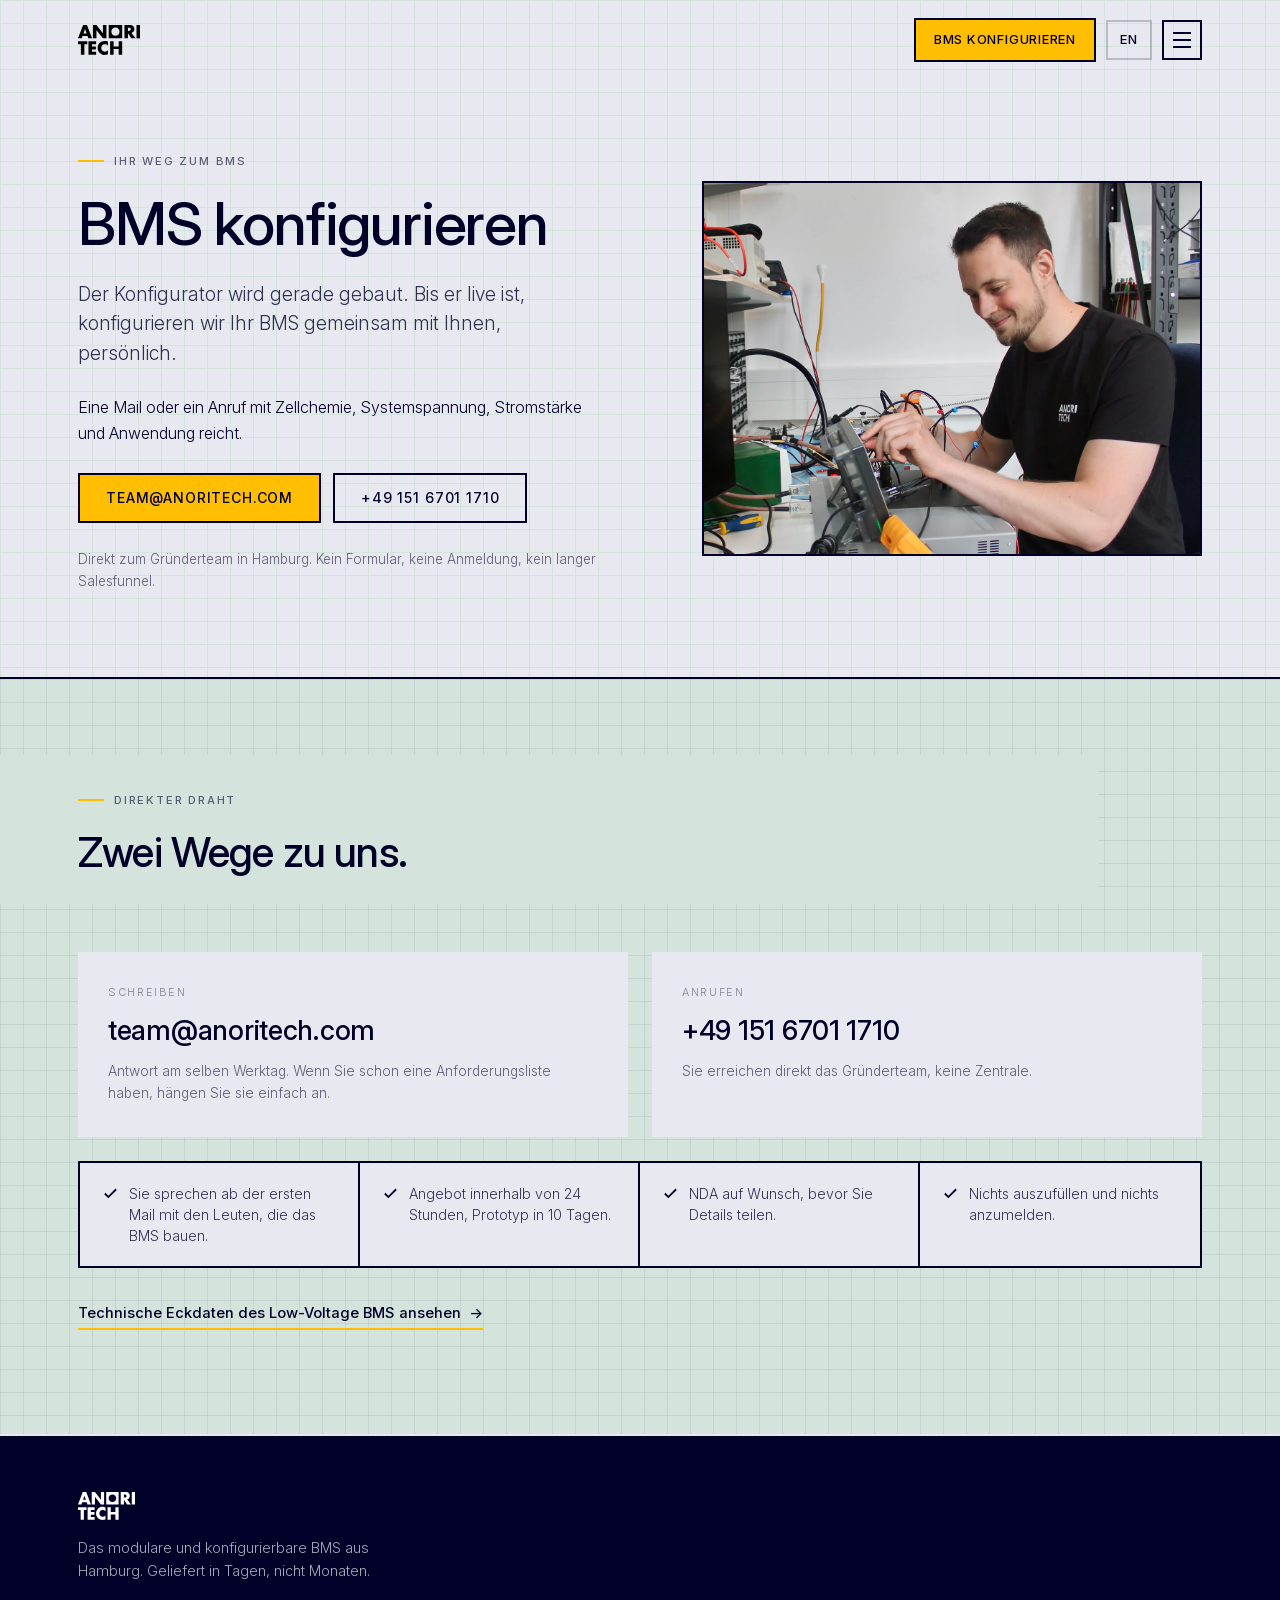
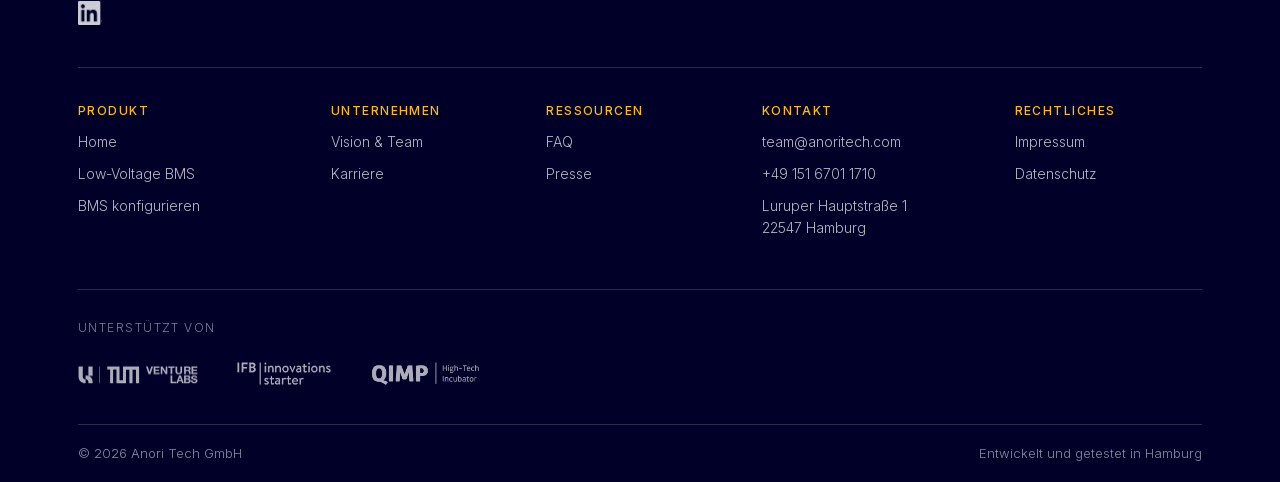
<file: konfigurieren.html>
<!DOCTYPE html>
<html lang="de">
<head>
<meta charset="UTF-8">
<meta name="viewport" content="width=device-width, initial-scale=1">
<title data-i18n="kf2.meta.title">BMS konfigurieren | Anori Tech</title>
<meta name="description" content="Sagen Sie uns Zellchemie, Systemspannung und Stromstärke. Direkt zum Gründerteam in Hamburg, ohne Formular und ohne Anmeldung." data-i18n-attr="content:kf2.meta.description">
<link rel="canonical" href="https://anoritech.com/konfigurieren.html">
<meta name="robots" content="index, follow, max-image-preview:large, max-snippet:-1">

<meta property="og:type" content="website">
<meta property="og:site_name" content="Anori Tech">
<meta property="og:title" content="BMS konfigurieren | Anori Tech" data-i18n-attr="content:kf2.meta.ogtitle">
<meta property="og:description" content="Zellchemie, Systemspannung und Stromstärke angeben. Direkt zum Gründerteam in Hamburg, ohne Formular und ohne Anmeldung." data-i18n-attr="content:kf2.meta.description">
<meta property="og:url" content="https://anoritech.com/konfigurieren.html">
<meta property="og:image" content="https://anoritech.com/assets/img/og-konfigurieren.jpg">
<meta property="og:image:width" content="1200">
<meta property="og:image:height" content="630">
<meta property="og:image:alt" content="Anori Ingenieur konfiguriert ein BMS am Prüfplatz" data-i18n-attr="content:kf2.meta.ogalt">
<meta property="og:locale" content="de_DE">
<meta name="twitter:card" content="summary_large_image">
<meta name="twitter:image" content="https://anoritech.com/assets/img/og-konfigurieren.jpg">
<meta name="theme-color" content="#000029">
<link rel="apple-touch-icon" href="assets/img/apple-touch-icon.png">

<link rel="icon" type="image/svg+xml" href="assets/logos/anori-circlebox-blue500.svg">
<link rel="preload" href="assets/fonts/InterVariable.woff2" as="font" type="font/woff2" crossorigin>
<link rel="stylesheet" href="assets/fonts/inter.css">
<link rel="stylesheet" href="assets/anori.css">
<style>
  /* Durchgehendes Raster wie auf low-voltage-bms.html */
  body {
    background-color: var(--offwhite);
    background-image:
      linear-gradient(to right, var(--lightblue) 1px, transparent 1px),
      linear-gradient(to bottom, var(--lightblue) 1px, transparent 1px);
    background-size: var(--grid) var(--grid);
  }

  /* Headerbild: Foto aus dem Labor, feste Bildhoehe, sauber beschnitten */
  .hero-visual .framed { aspect-ratio: 4/3; }
  .hero-visual .framed img { object-position: 62% 50%; }

  /* Kontaktkarten: lange Mailadresse darf umbrechen */
  .contact-card .contact-value { word-break: break-word; }

  /* Ohne JavaScript werden die Kontaktlinks nicht zusammengesetzt und haben
     dann kein href. Dann kein Klick-Cursor vorgaukeln. */
  a.btn:not([href]), a.contact-card:not([href]) { cursor: default; }

  /* Reassurance-Zeile unter den Kontaktkarten: 4 -> 2 -> 1 Spalten,
     Trennlinien werden je Breakpoint neu gesetzt, damit kein doppelter
     Rahmen an den Aussenkanten entsteht. */
  .assure {
    display: grid; grid-template-columns: repeat(4, 1fr); gap: 0;
    border: 2px solid var(--navy); background: var(--white); margin-top: 24px;
  }
  .assure div {
    padding: 20px 22px; font-size: .88rem; line-height: 1.5; color: var(--navy-80);
    border-right: 2px solid var(--navy); display: flex; gap: 10px; align-items: flex-start;
  }
  .assure div:last-child { border-right: none; }
  .assure svg { width: 17px; height: 17px; stroke: var(--navy); stroke-width: 2.6; fill: none; flex-shrink: 0; margin-top: 2px; }
  @media (max-width: 1000px) {
    .assure { grid-template-columns: repeat(2, 1fr); }
    .assure div:nth-child(2n) { border-right: none; }
    .assure div:nth-child(2n+1) { border-right: 2px solid var(--navy); }
    .assure div:nth-child(-n+2) { border-bottom: 2px solid var(--navy); }
  }
  @media (max-width: 620px) {
    .assure { grid-template-columns: 1fr; }
    .assure div { border-right: none; border-bottom: 2px solid var(--navy); }
    .assure div:last-child { border-bottom: none; }
  }
</style>

<script type="application/ld+json">
{
  "@context": "https://schema.org",
  "@type": "ContactPage",
  "name": "BMS konfigurieren",
  "url": "https://anoritech.com/konfigurieren.html",
  "mainEntity": {
    "@type": "Organization",
    "@id": "https://anoritech.com/#organization",
    "name": "Anori Tech GmbH",
    "email": "team@anoritech.com",
    "telephone": "+4915167011710",
    "address": {"@type": "PostalAddress", "streetAddress": "Luruper Hauptstraße 1", "postalCode": "22547", "addressLocality": "Hamburg", "addressCountry": "DE"}
  }
}
</script>
<script type="application/ld+json">
{
  "@context": "https://schema.org",
  "@type": "WebPage",
  "@id": "https://anoritech.com/konfigurieren.html#webpage",
  "url": "https://anoritech.com/konfigurieren.html",
  "name": "BMS konfigurieren",
  "isPartOf": {"@id": "https://anoritech.com/#website"},
  "about": {"@id": "https://anoritech.com/#organization"},
  "primaryImageOfPage": "https://anoritech.com/assets/img/og-konfigurieren.jpg",
  "inLanguage": "de-DE",
  "datePublished": "2026-08-14",
  "dateModified": "2026-08-14"
}
</script>
<link rel="alternate" hreflang="de" href="https://anoritech.com/konfigurieren.html">
<link rel="alternate" hreflang="en" href="https://anoritech.com/en/konfigurieren.html">
<link rel="alternate" hreflang="x-default" href="https://anoritech.com/konfigurieren.html">
</head>
<body>

<a class="skip-link" href="#main" data-i18n="a11y.skip">Zum Inhalt springen</a>

<div class="nav-backdrop" id="nav-backdrop"></div>

<nav id="nav-menu" aria-label="Hauptnavigation" data-i18n-attr="aria-label:nav.aria.main">
  <button class="nav-close" aria-label="Menü schließen" data-i18n-attr="aria-label:nav.aria.close">&times;</button>
  <div class="nav-label" data-i18n="nav.label">Menü</div>
  <a class="nav-link" href="/" data-i18n="nav.home">Home</a>
  <a class="nav-link" href="low-voltage-bms.html" data-i18n="nav.lv">Low-Voltage BMS</a>
  <a class="nav-link" href="vision-team.html" data-i18n="nav.vision">Vision &amp; Team</a>
  <a class="nav-link" href="https://nice-channel-658.notion.site/Careers-at-Anori-Tech-3834b6f765ee809885d5fef8bb0c7580" target="_blank" rel="noopener"><span data-i18n="nav.career">Karriere</span></a>
  <div class="nav-cta"><a class="btn" href="konfigurieren.html" data-i18n="cta.configure">BMS konfigurieren</a></div>
  <div class="nav-meta">
    <a href="mailto:team@anoritech.com"><span>team@anoritech.com</span></a>
    <a href="tel:+4915167011710"><span>+49 151 6701 1710</span></a>
  </div>
</nav>

<header id="hdr">
  <div class="wrap hdr-inner">
    <a class="hdr-logo" href="/" aria-label="Anori Tech, zur Startseite" data-i18n-attr="aria-label:a11y.logohome">
      <img class="logo-dark" src="assets/logos/anori-black.svg" alt="Anori Tech" width="130" height="30" loading="eager" decoding="async">
      <img class="logo-light" src="assets/logos/anori-white.svg" alt="Anori Tech" width="130" height="30" loading="eager" decoding="async">
    </a>
    <div class="hdr-right">
      <a class="btn btn-sm" href="konfigurieren.html" data-i18n="cta.configure2">BMS konfigurieren</a>
      <a class="lang-btn" href="en/konfigurieren.html" hreflang="en" aria-label="Switch to English">EN</a>
      <button class="burger-btn" id="burger-btn" aria-label="Menü öffnen" data-i18n-attr="aria-label:nav.aria.open" aria-expanded="false" aria-controls="nav-menu">
        <span></span><span></span><span></span>
      </button>
    </div>
  </div>
</header>

<main id="main">

  <!-- ══════════ 1 · HERO: sofort klar, wie es weitergeht ══════════ -->
  <section class="hero">
    <div class="wrap hero-grid">
      <div>
        <span class="eyebrow" data-i18n="kf2.eyebrow">Ihr Weg zum BMS</span>
        <h1 data-i18n="kf2.h1">BMS konfigurieren</h1>
        <p class="lead" data-i18n="kf2.lead">Der Konfigurator wird gerade gebaut. Bis er live ist, konfigurieren wir Ihr BMS gemeinsam mit Ihnen, persönlich.</p>
        <p style="margin-top:18px;max-width:52ch;" data-i18n="kf2.p">Eine Mail oder ein Anruf mit Zellchemie, Systemspannung, Stromstärke und Anwendung reicht.</p>
        <div class="hero-btns" style="margin-top:26px;">
          <a href="mailto:team@anoritech.com?subject=BMS%20konfigurieren" class="btn"><span>team@anoritech.com</span></a>
          <a href="tel:+4915167011710" class="btn btn-ghost"><span>+49 151 6701 1710</span></a>
        </div>
        <p class="small muted" data-i18n="kf2.hero.note">Direkt zum Gründerteam in Hamburg. Kein Formular, keine Anmeldung, kein langer Salesfunnel.</p>
      </div>
      <div class="hero-visual">
        <div class="framed">
          <img src="assets/img/header-configurator.webp" alt="Anori Ingenieur konfiguriert ein BMS am Prüfplatz im Hamburger Labor" width="1600" height="1032" fetchpriority="high" loading="eager" decoding="async" data-i18n-attr="alt:alt.header-configurator">
        </div>
      </div>
    </div>
  </section>

  <!-- ══════════ 2 · KONTAKT: zwei Wege, gross und klickbar ══════════ -->
  <section class="section grid-bg-light">
    <div class="wrap">
      <div class="section-head fi">
        <span class="eyebrow" data-i18n="kf2.contact.eyebrow">Direkter Draht</span>
        <h2 data-i18n="kf2.contact.h2">Zwei Wege zu uns.</h2>
      </div>

      <div class="g2 fi">
        <a href="mailto:team@anoritech.com?subject=BMS%20konfigurieren" class="contact-card">
          <div class="contact-label" data-i18n="kf2.mail.label">Schreiben</div>
          <div class="contact-value">team@anoritech.com</div>
          <div class="contact-note" data-i18n="kf2.mail.note">Antwort am selben Werktag. Wenn Sie schon eine Anforderungsliste haben, hängen Sie sie einfach an.</div>
        </a>
        <a href="tel:+4915167011710" class="contact-card">
          <div class="contact-label" data-i18n="kf2.phone.label">Anrufen</div>
          <div class="contact-value">+49 151 6701 1710</div>
          <div class="contact-note" data-i18n="kf2.phone.note">Sie erreichen direkt das Gründerteam, keine Zentrale.</div>
        </a>
      </div>

      <div class="assure fi">
        <div>
          <svg viewBox="0 0 24 24" aria-hidden="true"><path d="M20 6L9 17l-5-5"/></svg>
          <span data-i18n="kf2.assure.1">Sie sprechen ab der ersten Mail mit den Leuten, die das BMS bauen.</span>
        </div>
        <div>
          <svg viewBox="0 0 24 24" aria-hidden="true"><path d="M20 6L9 17l-5-5"/></svg>
          <span data-i18n="kf2.assure.2">Angebot innerhalb von 24 Stunden, Prototyp in 10 Tagen.</span>
        </div>
        <div>
          <svg viewBox="0 0 24 24" aria-hidden="true"><path d="M20 6L9 17l-5-5"/></svg>
          <span data-i18n="kf2.assure.3">NDA auf Wunsch, bevor Sie Details teilen.</span>
        </div>
        <div>
          <svg viewBox="0 0 24 24" aria-hidden="true"><path d="M20 6L9 17l-5-5"/></svg>
          <span data-i18n="kf2.assure.4">Nichts auszufüllen und nichts anzumelden.</span>
        </div>
      </div>

      <p style="margin-top:32px;" class="fi"><a class="link-arrow" href="low-voltage-bms.html"><span data-i18n="kf2.back">Technische Eckdaten des Low-Voltage BMS ansehen</span> <span aria-hidden="true">&rarr;</span></a></p>
    </div>
  </section>

</main>

<footer class="site">
  <div class="wrap">
    <div class="ft-top">
      <div class="ft-brand">
        <img class="ft-logo" src="assets/logos/anori-white.svg" alt="Anori Tech" width="120" height="26" loading="lazy" decoding="async">
        <p class="ft-tagline" data-i18n="ft.tagline">Das modulare und konfigurierbare BMS aus Hamburg. Geliefert in Tagen, nicht Monaten.</p>
        <a class="ft-social" href="https://www.linkedin.com/company/anori-tech/" target="_blank" rel="noopener" aria-label="Anori Tech auf LinkedIn" data-i18n-attr="aria-label:alt.linkedin-anori">
          <img src="assets/logos/linkedin.png" alt="Anori Tech auf LinkedIn" width="26" height="26" loading="lazy" decoding="async" data-i18n-attr="alt:alt.linkedin-anori">
        </a>
      </div>
    </div>

    <div class="ft-cols">
      <div class="ft-col">
        <h4 data-i18n="ft.product">Produkt</h4>
        <a href="/" data-i18n="nav.home2">Home</a>
        <a href="low-voltage-bms.html" data-i18n="nav.lv2">Low-Voltage BMS</a>
        <a href="konfigurieren.html" data-i18n="cta.configure6">BMS konfigurieren</a>
      </div>
      <div class="ft-col">
        <h4 data-i18n="ft.company">Unternehmen</h4>
        <a href="vision-team.html" data-i18n="nav.vision2">Vision &amp; Team</a>
        <a href="https://nice-channel-658.notion.site/Careers-at-Anori-Tech-3834b6f765ee809885d5fef8bb0c7580" target="_blank" rel="noopener"><span data-i18n="nav.career2">Karriere</span></a>
      </div>
      <div class="ft-col">
        <h4 data-i18n="ft.resources">Ressourcen</h4>
        <a href="/#faq" data-i18n="ft.faq">FAQ</a>
        <a href="vision-team.html#presse" data-i18n="ft.press">Presse</a>
      </div>
      <div class="ft-col">
        <h4 data-i18n="ft.contact">Kontakt</h4>
        <a href="mailto:team@anoritech.com"><span>team@anoritech.com</span></a>
        <a href="tel:+4915167011710"><span>+49 151 6701 1710</span></a>
        <p>Luruper Hauptstraße 1<br>22547 Hamburg</p>
      </div>
      <div class="ft-col">
        <h4 data-i18n="ft.legal">Rechtliches</h4>
        <a href="impressum.html" data-i18n="ft.imprint">Impressum</a>
        <a href="datenschutz.html" data-i18n="ft.privacy">Datenschutz</a>
        <button type="button" data-consent-link onclick="window.anoriOpenConsent &amp;&amp; window.anoriOpenConsent()" data-i18n="ft.cookies">Cookie-Einstellungen</button>
      </div>
    </div>

    <div class="ft-support">
      <div class="ft-support-label" data-i18n="ft.supportedby">Unterstützt von</div>
      <div class="ft-support-logos">
        <a href="https://www.tum-venture-labs.de/" target="_blank" rel="noopener"><img src="assets/logos/tum-venture-labs.png" alt="TUM Venture Labs, Battery Startup Incubator (BaStI)" loading="lazy" width="1920" height="417" decoding="async"></a>
        <a href="https://www.ifbhh.de/" target="_blank" rel="noopener"><img src="assets/logos/ifb-hamburg.png" alt="IFB Hamburg, InnoRampUp" loading="lazy" width="1423" height="515" decoding="async"></a>
        <img src="assets/logos/qimp.png" alt="QIMP High Tech Inkubator" loading="lazy" width="1583" height="440" decoding="async" data-i18n-attr="alt:alt.qimp">
      </div>
    </div>

    <div class="ft-bottom">
      <div>&copy; <span data-year>2026</span> Anori Tech GmbH</div>
      <div data-i18n="ft.madein">Entwickelt und getestet in Hamburg</div>
    </div>
  </div>
</footer>

<div id="consent" hidden role="dialog" aria-label="Cookie-Einstellungen" data-i18n-attr="aria-label:consent.aria">
  <div class="wrap consent-inner">
    <p class="consent-text" data-i18n="consent.text">Wir würden gern anonymisierte Nutzungsstatistiken erheben, um die Seite zu verbessern. Das ist freiwillig und lässt sich jederzeit widerrufen. Details in der <a href="datenschutz.html">Datenschutzerklärung</a>.</p>
    <div class="consent-actions">
      <button class="btn btn-sm" id="consent-accept" data-i18n="consent.accept">Einverstanden</button>
      <button class="btn btn-sm btn-ghost-light" id="consent-decline" data-i18n="consent.decline">Nur notwendige</button>
    </div>
  </div>
</div>

<script src="assets/anori.js"></script>
</body>
</html>
</file>
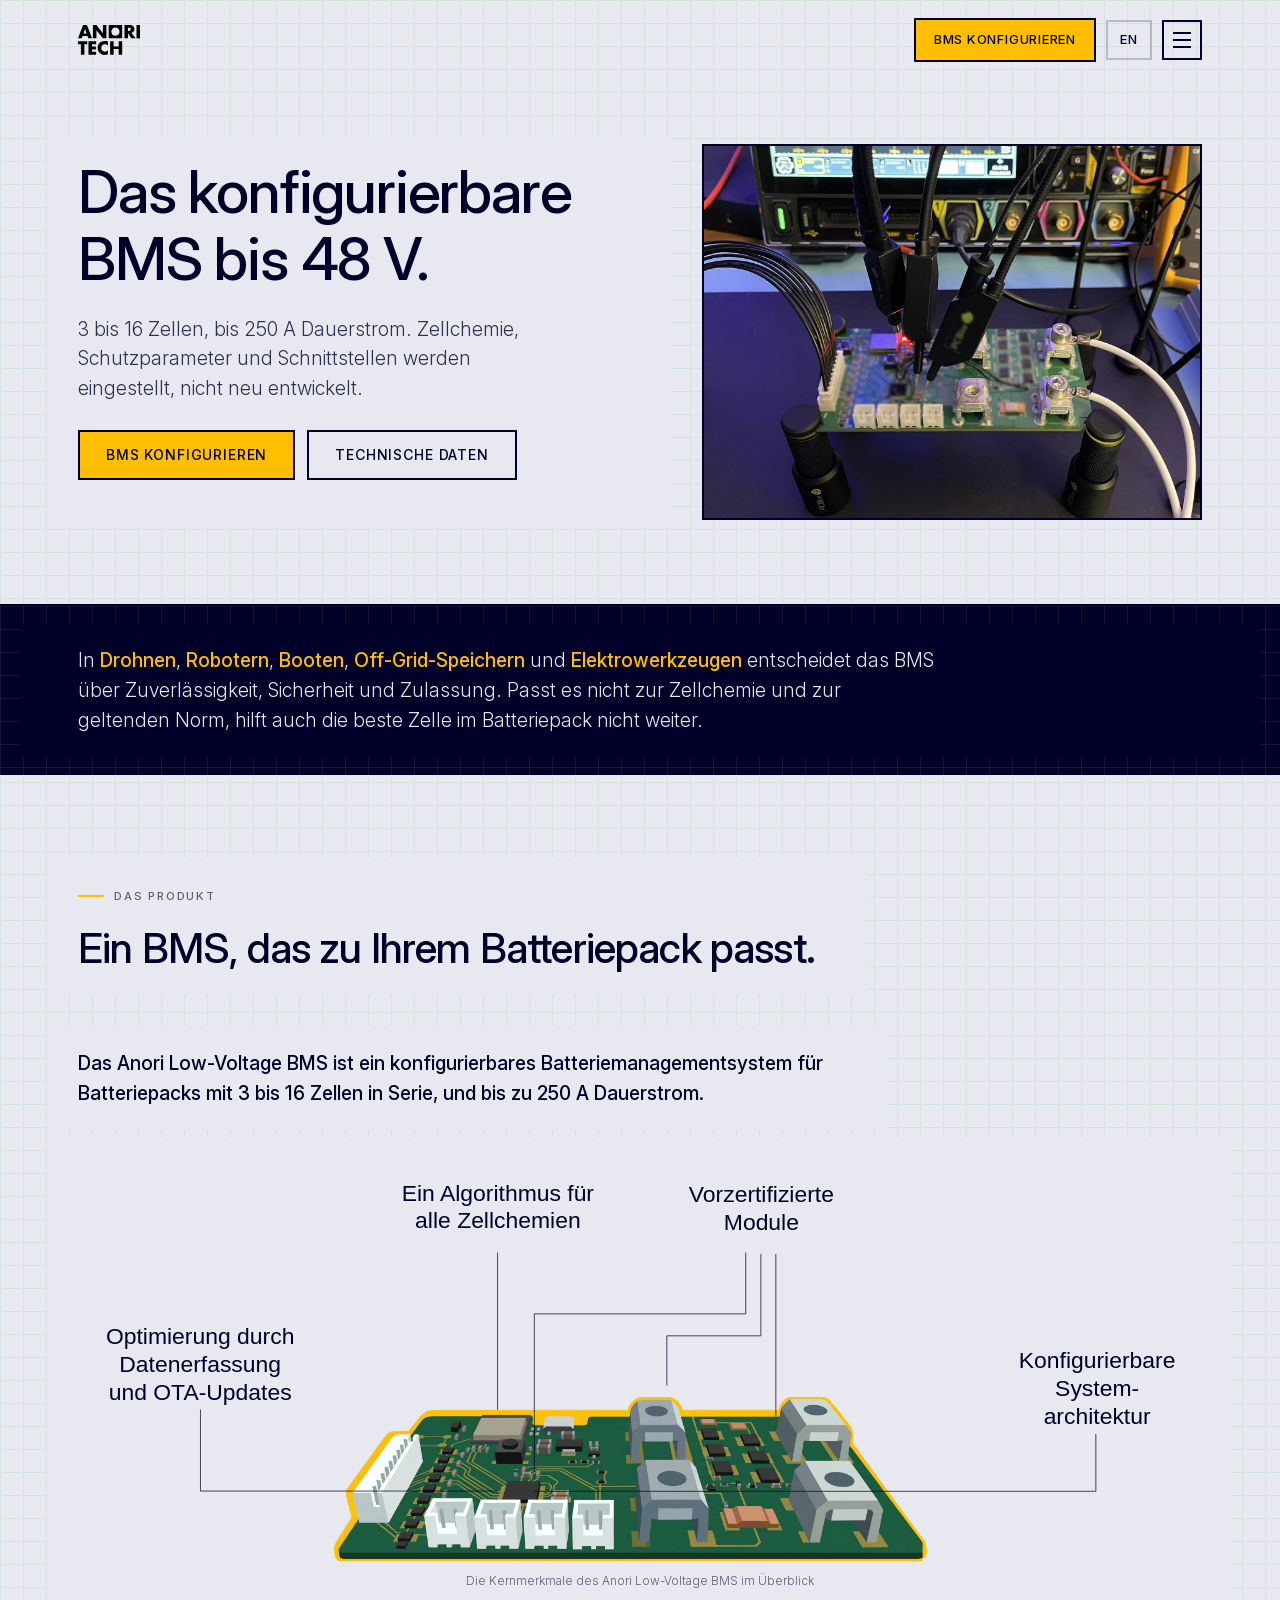
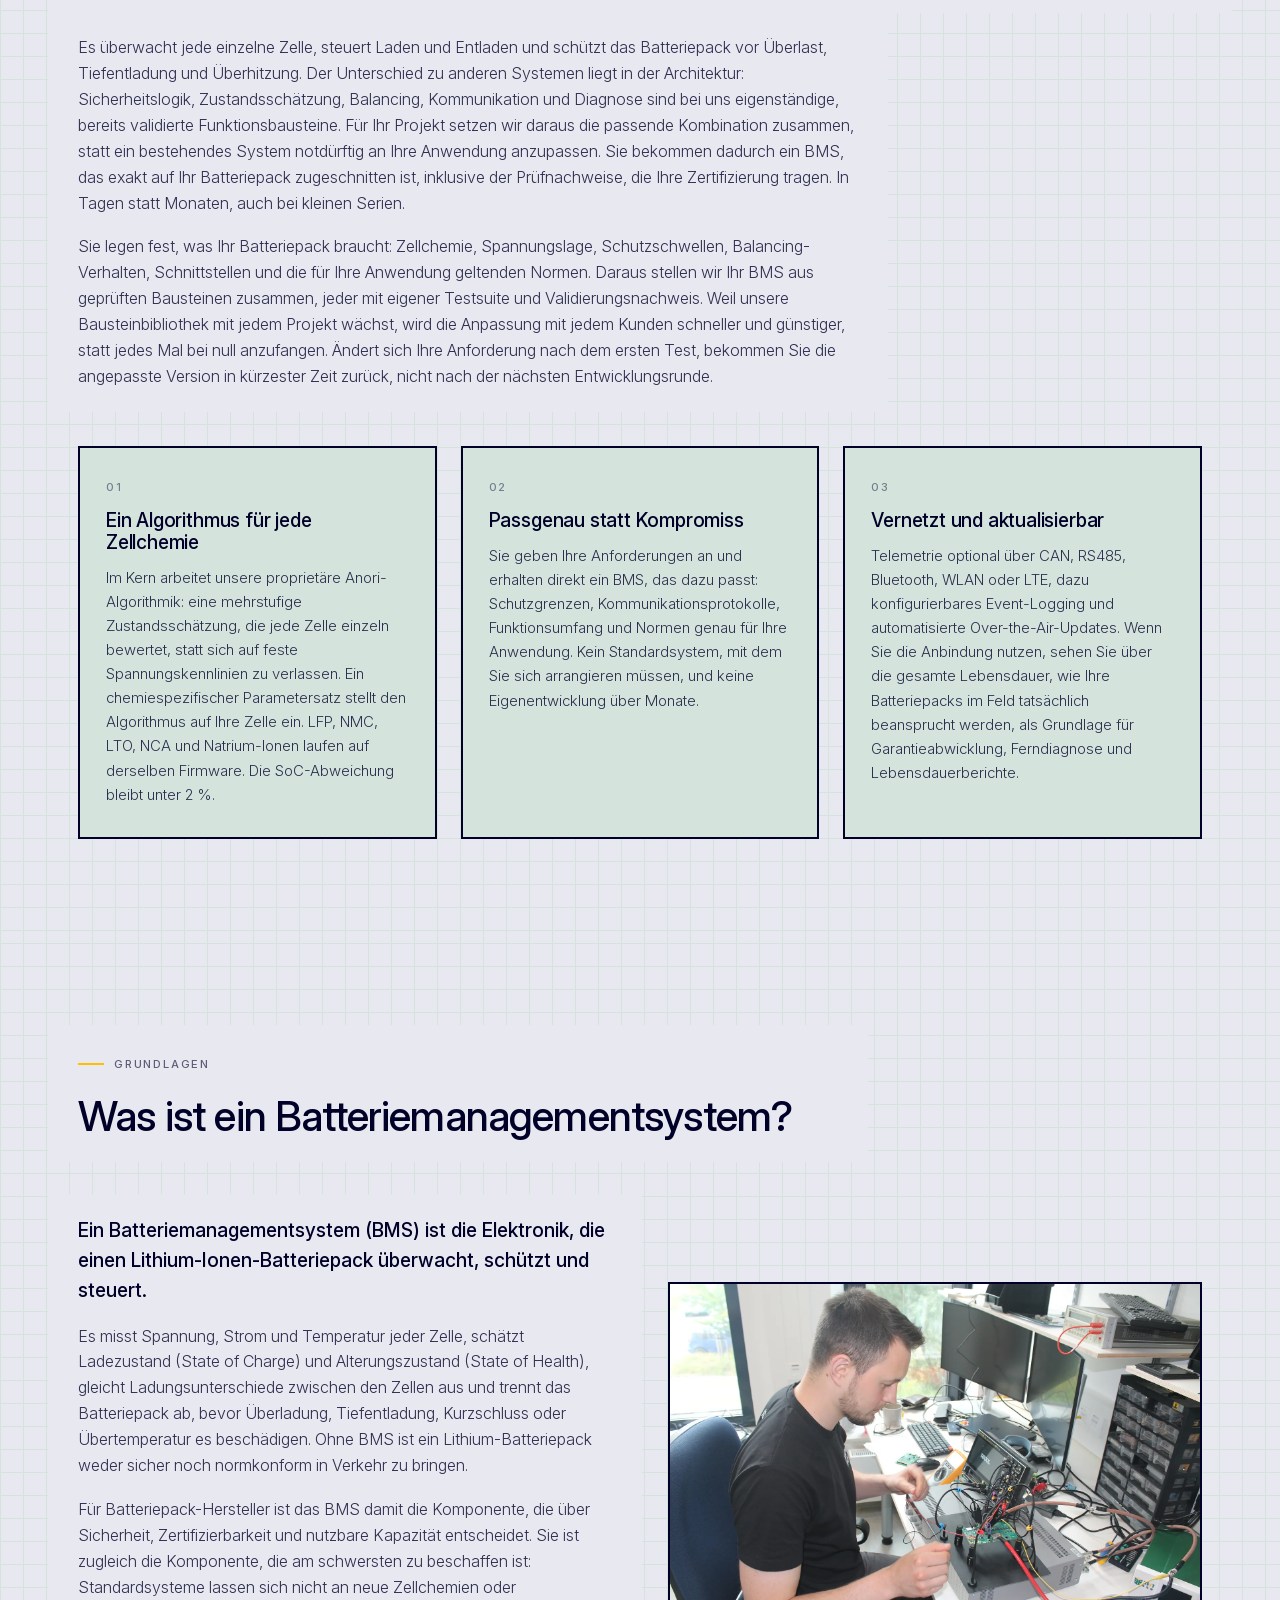
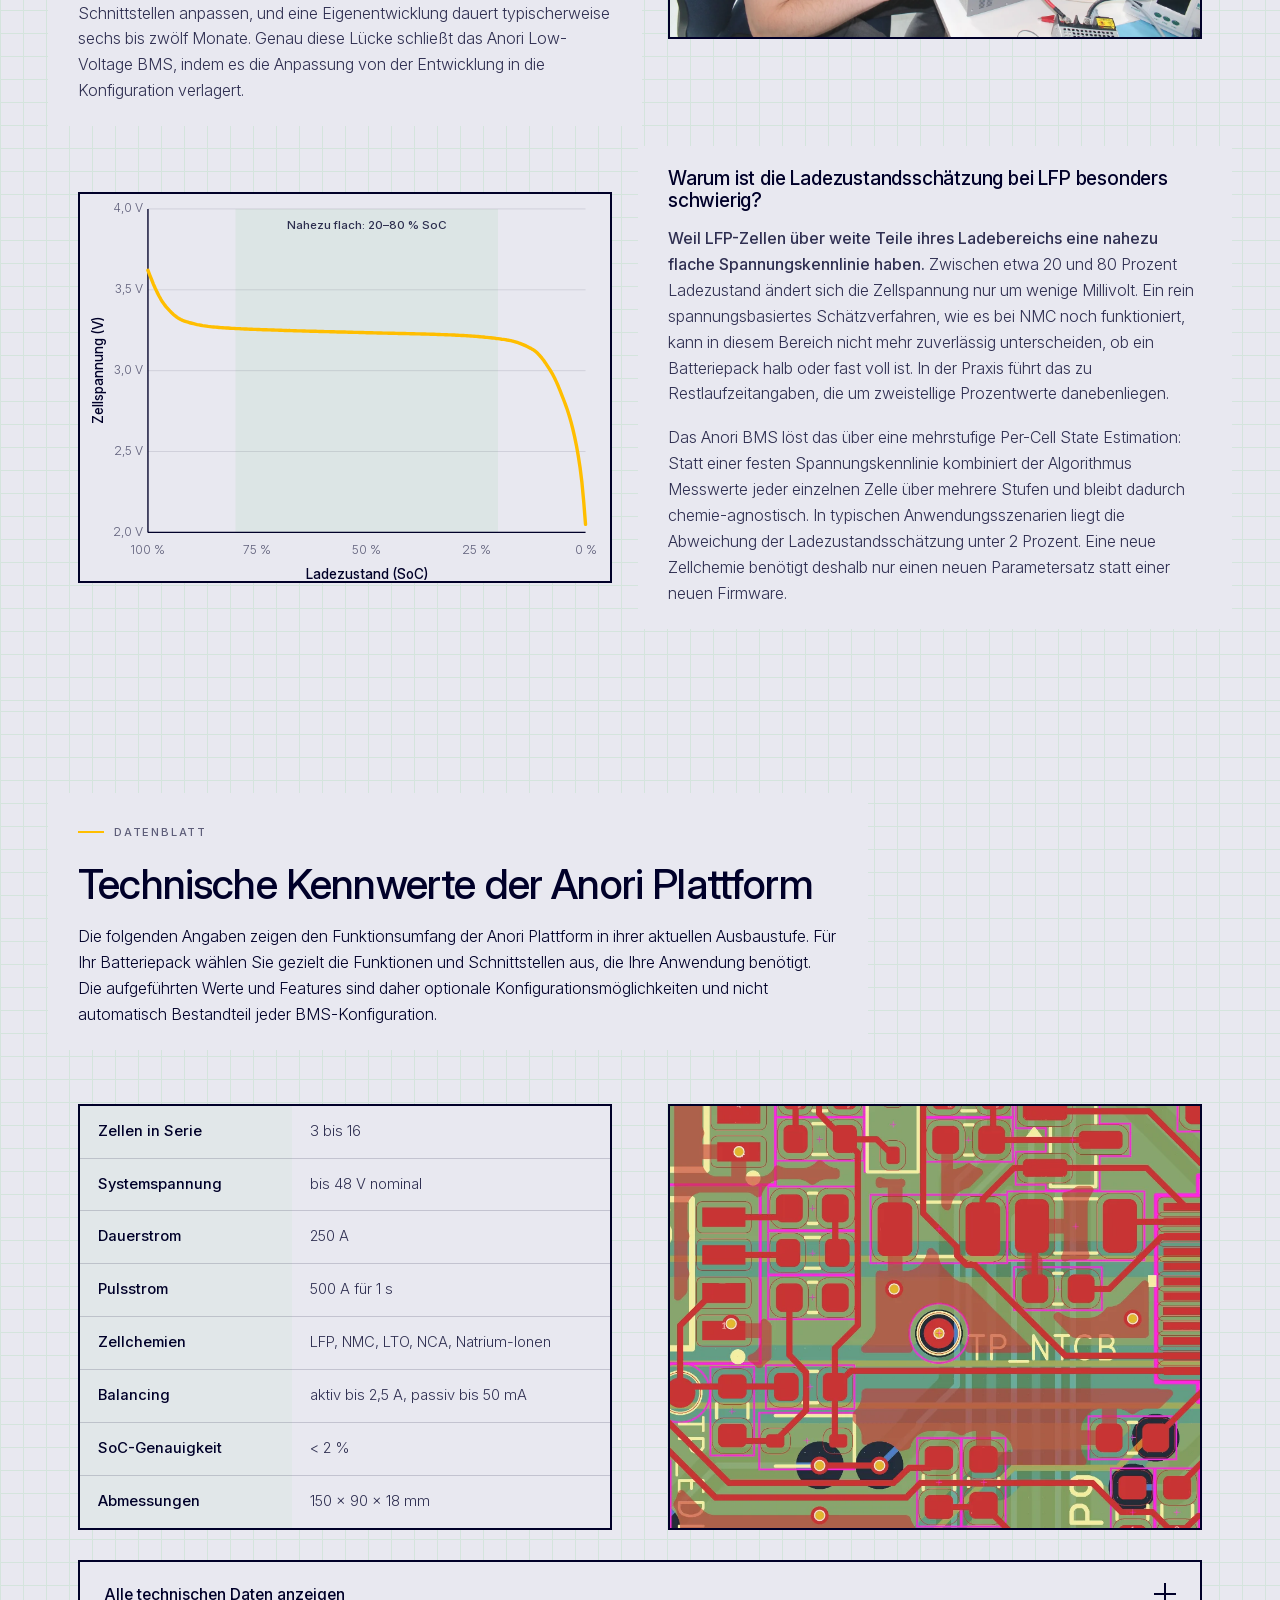
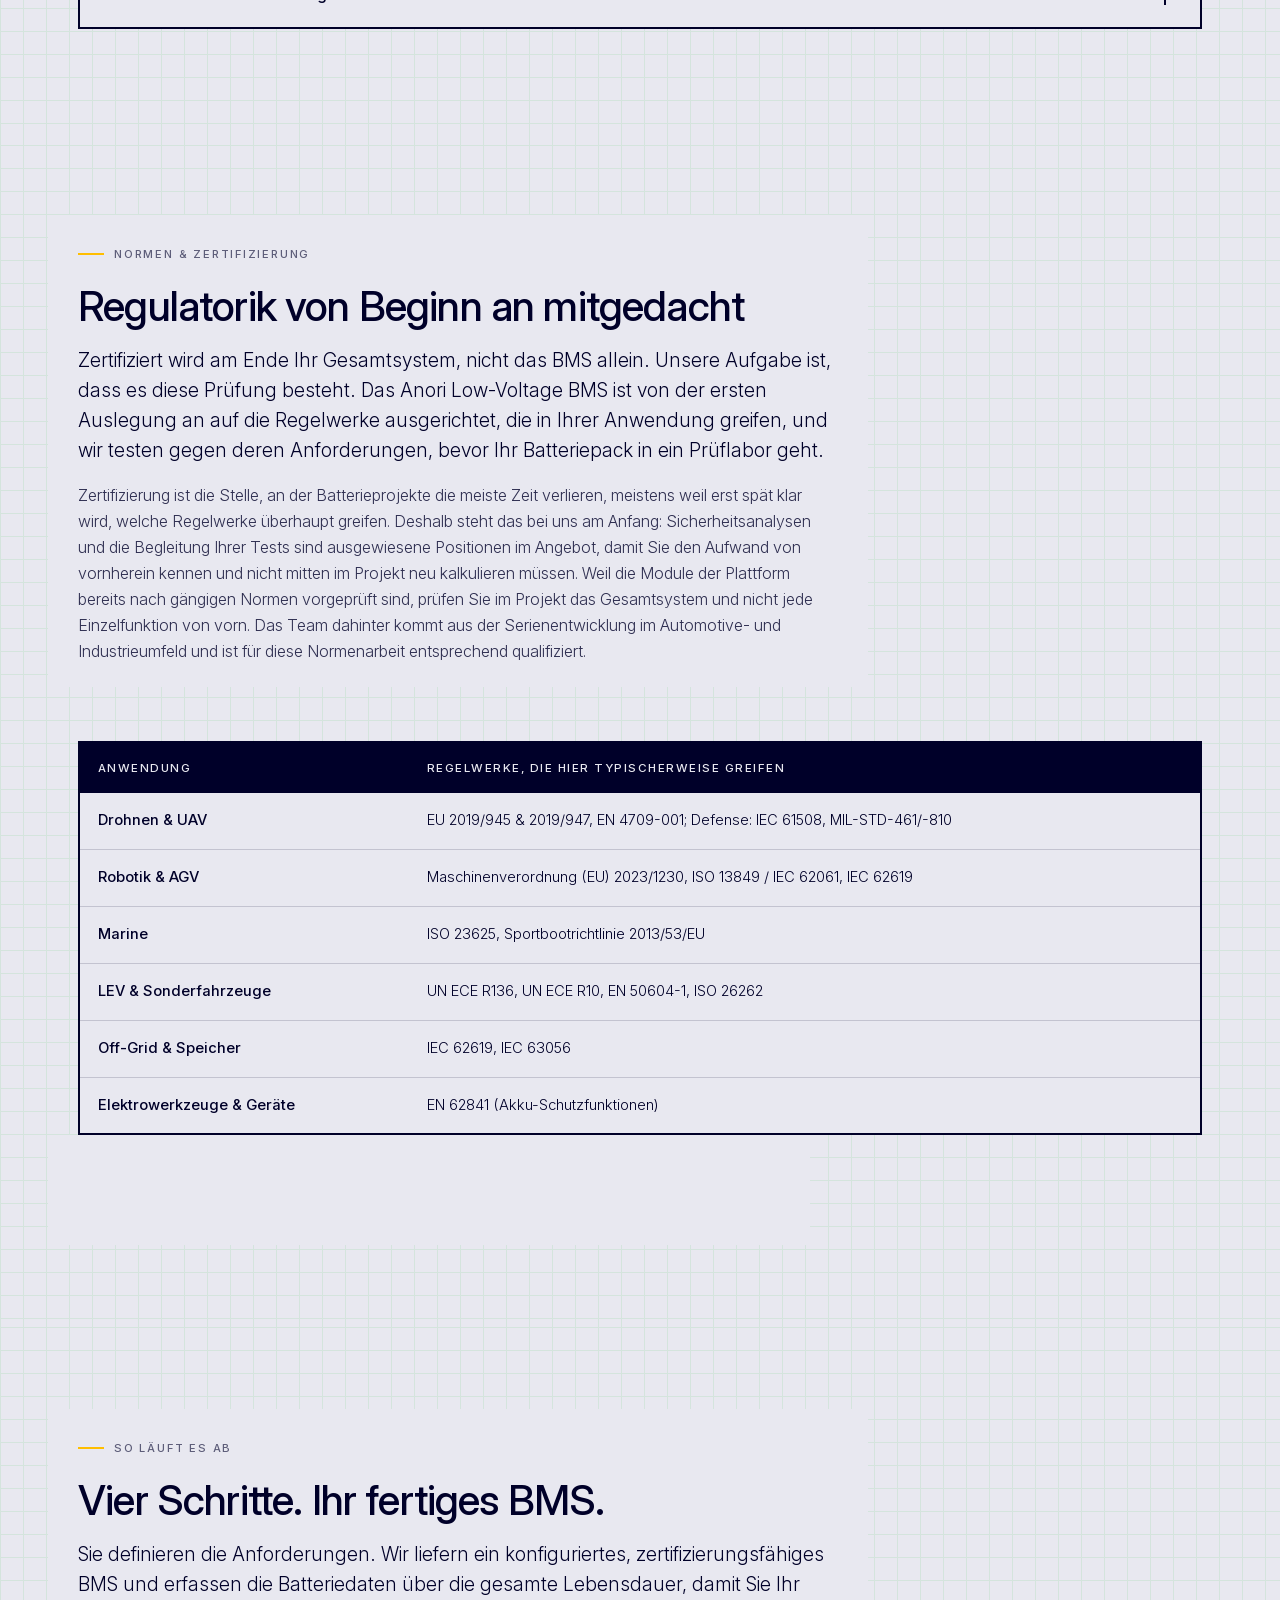
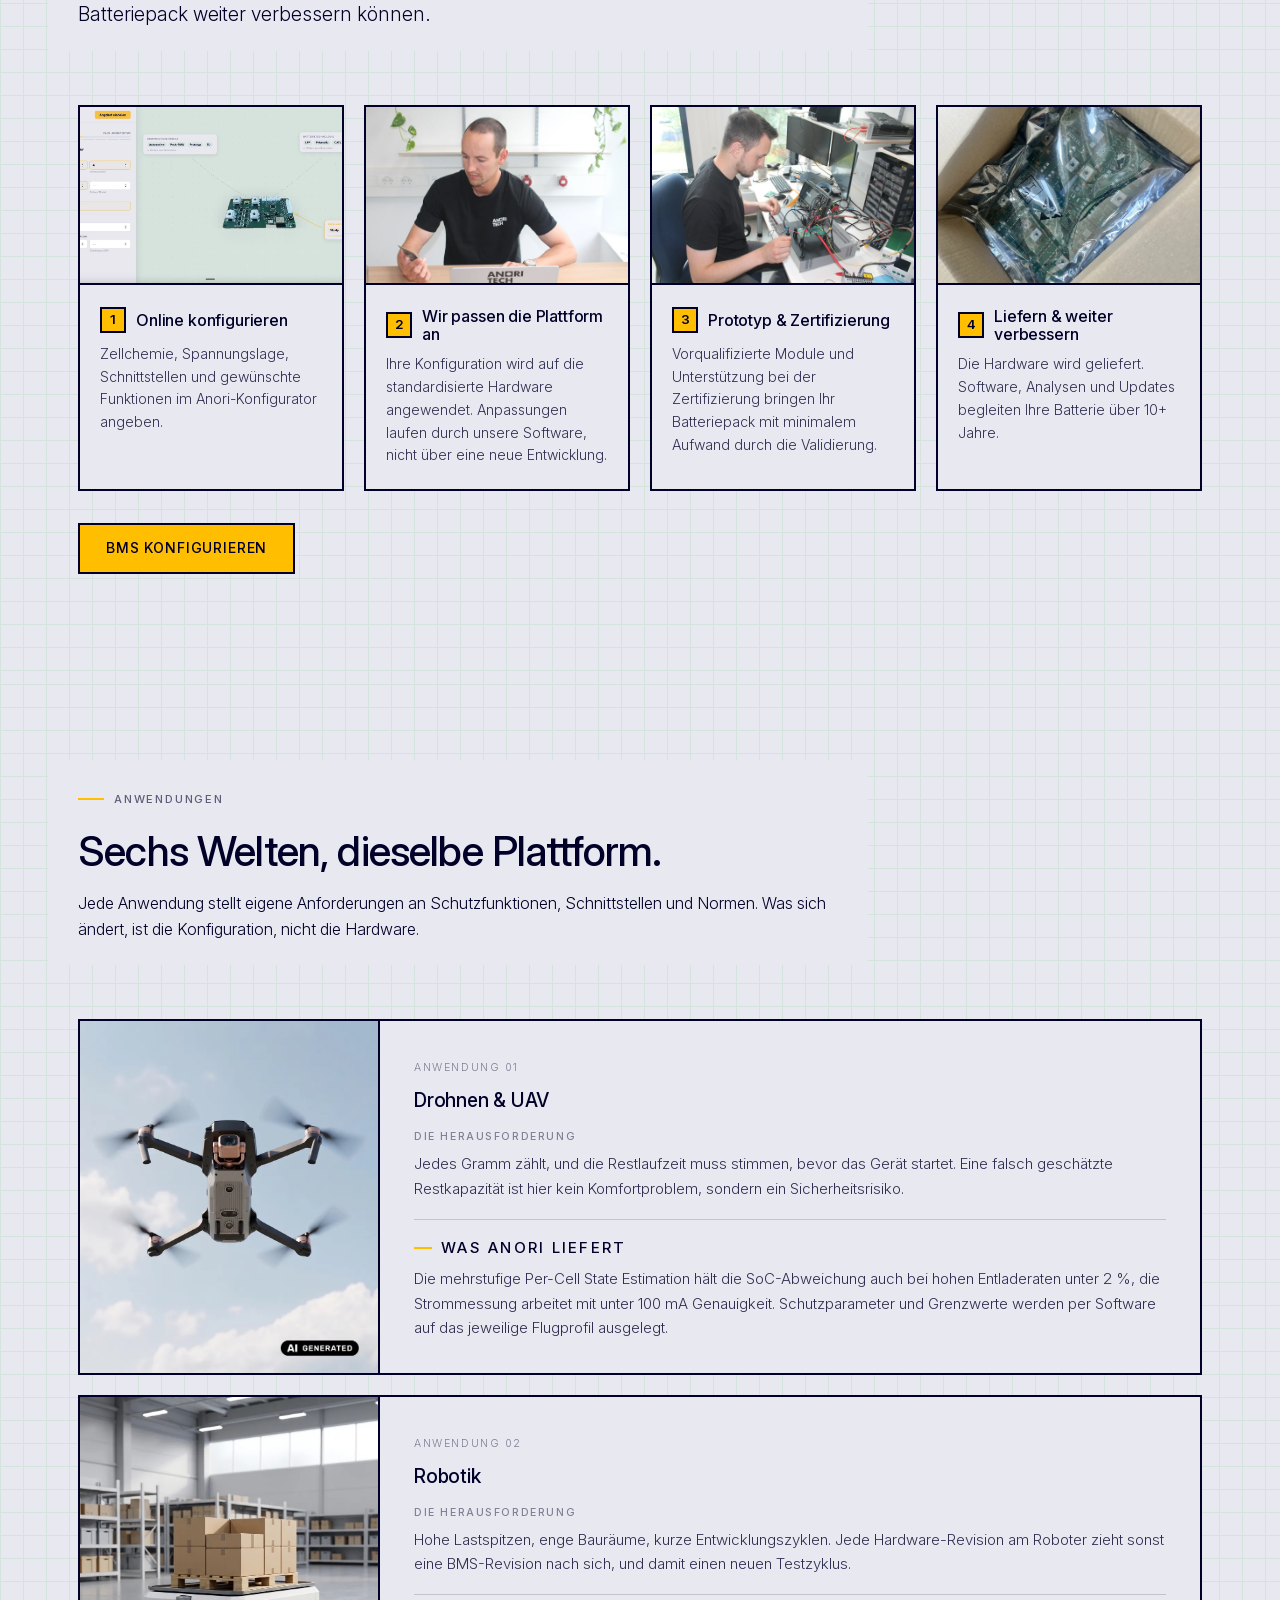
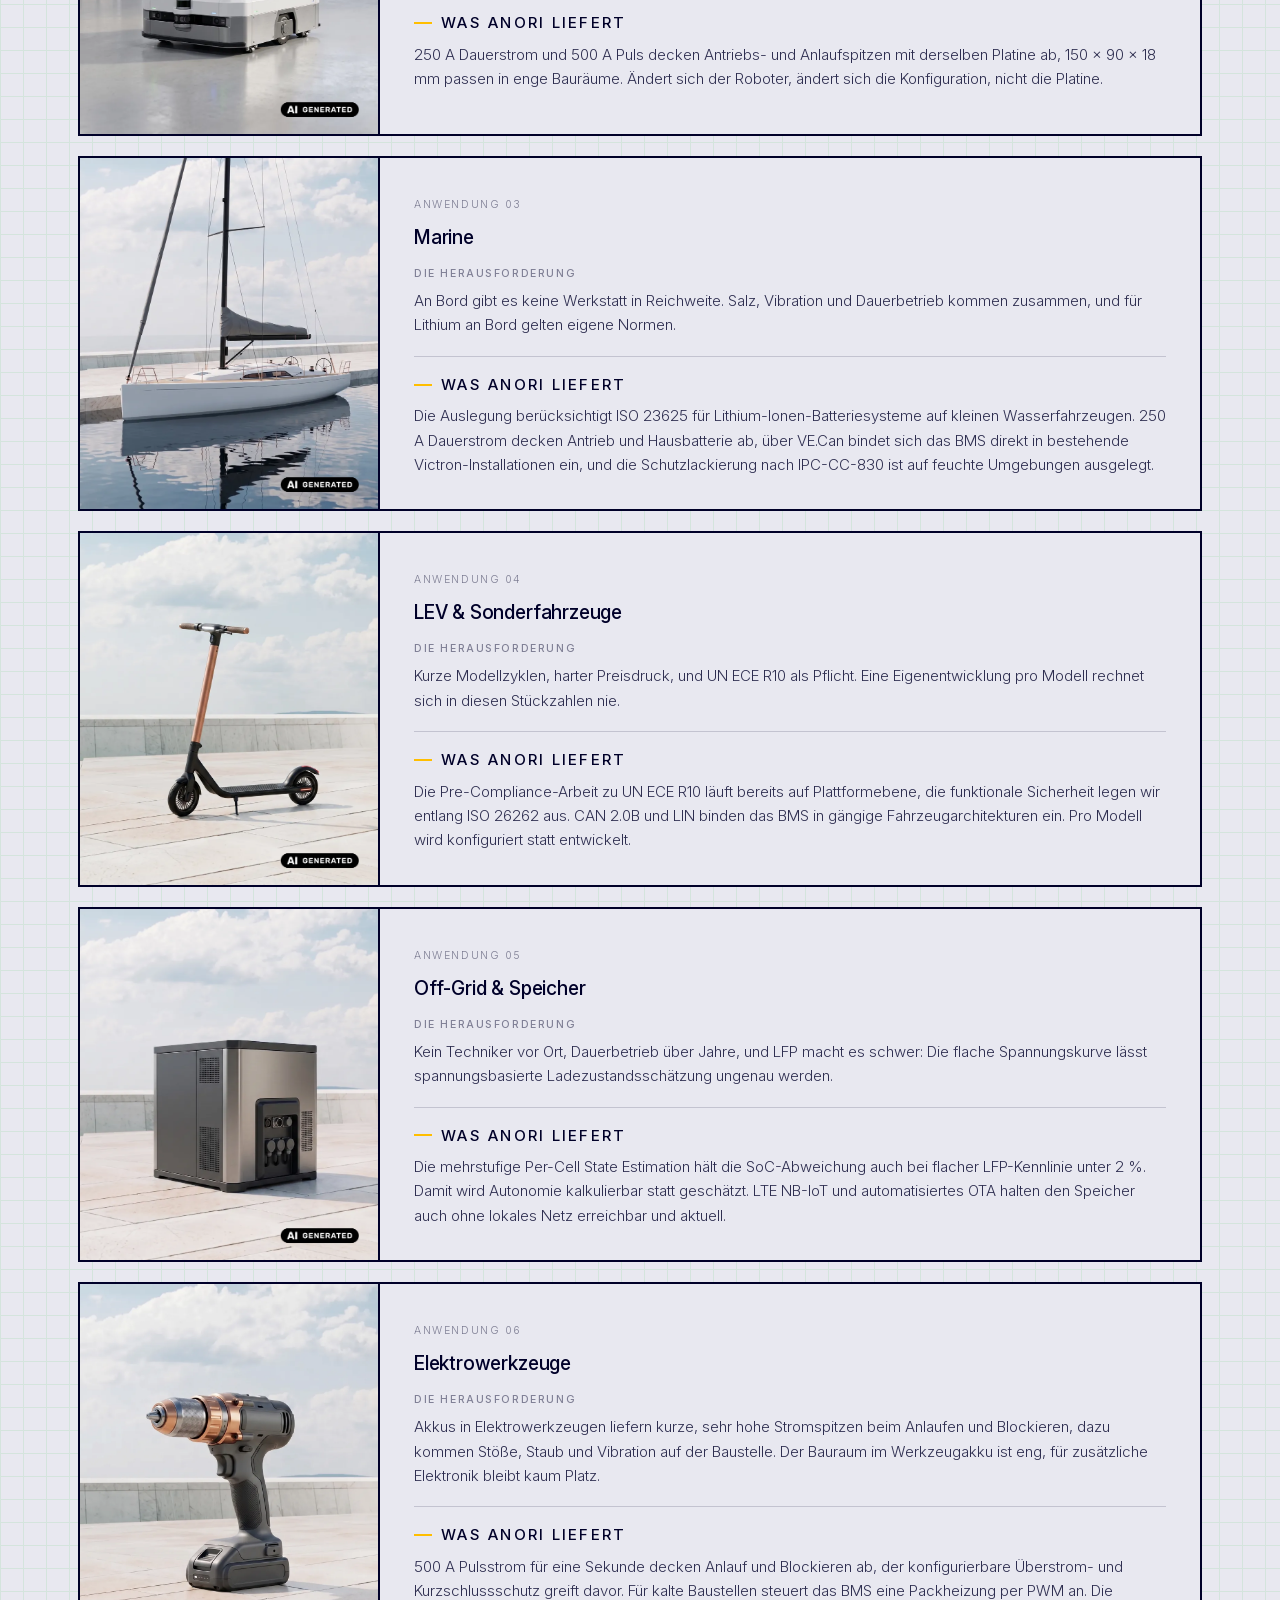
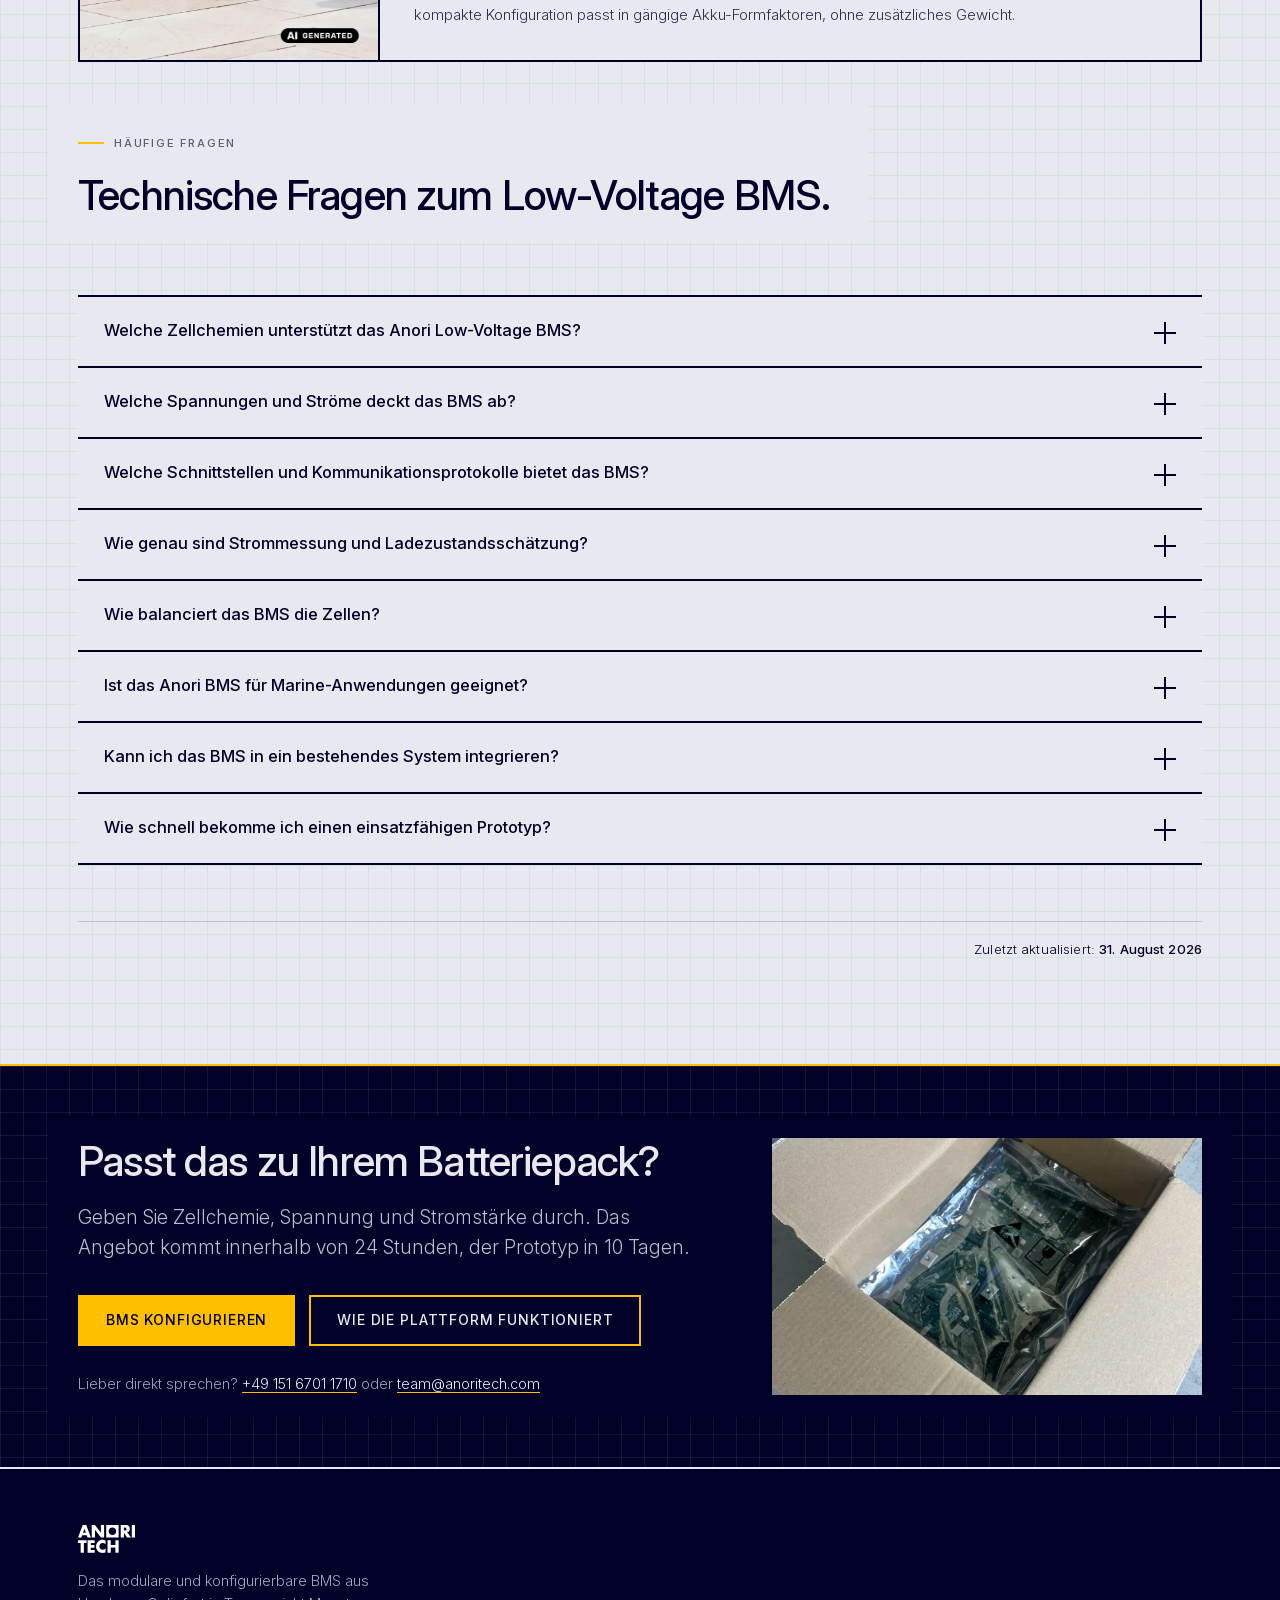
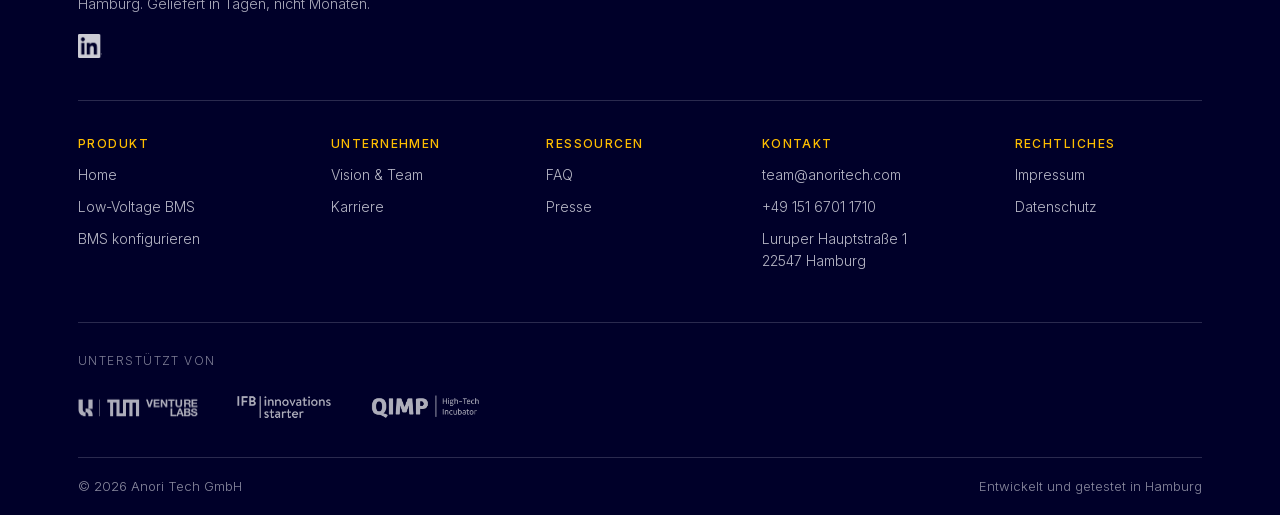
<file: low-voltage-bms.html>
<!DOCTYPE html>
<html lang="de">
<head>
<meta charset="UTF-8">
<meta name="viewport" content="width=device-width, initial-scale=1">
<title data-i18n="meta.lvbms.title">Low-Voltage BMS: 12V–48V, konfigurierbar | Anori Tech</title>
<meta name="description" content="Konfigurierbares Low-Voltage BMS für Drohnen, Robotik, Marine, LEV und Off-Grid. 3–16 Zellen, bis 48 V, 250 A, chemie-agnostisch. Prototyp in 10 Tagen." data-i18n-attr="content:meta.lvbms.description">
<link rel="canonical" href="https://anoritech.com/low-voltage-bms.html">
<meta name="robots" content="index, follow">

<meta property="og:type" content="product">
<meta property="og:site_name" content="Anori Tech">
<meta property="og:title" content="Das konfigurierbare BMS bis 48 V | Anori Tech" data-i18n-attr="content:meta.lvbms.ogtitle">
<meta property="og:description" content="3 bis 16 Zellen, bis 250 A Dauerstrom. Konfiguriert für Ihre Zellchemie, Ihre Schnittstellen, Ihre Norm." data-i18n-attr="content:meta.lvbms.ogdesc">
<meta property="og:url" content="https://anoritech.com/low-voltage-bms.html">
<meta property="og:image" content="https://anoritech.com/assets/img/og-low-voltage-bms.jpg">
<meta property="og:image:width" content="1200">
<meta property="og:image:height" content="630">
<meta property="og:image:alt" content="Anori Low-Voltage BMS vor blauem Himmel" data-i18n-attr="content:meta.lvbms.ogalt">
<meta property="og:locale" content="de_DE">
<meta name="twitter:card" content="summary_large_image">
<meta name="twitter:image" content="https://anoritech.com/assets/img/og-low-voltage-bms.jpg">

<meta name="theme-color" content="#000029">
<link rel="apple-touch-icon" href="assets/img/apple-touch-icon.png">
<link rel="icon" type="image/svg+xml" href="assets/logos/anori-circlebox-blue500.svg">
<link rel="preload" href="assets/fonts/InterVariable.woff2" as="font" type="font/woff2" crossorigin>
<link rel="stylesheet" href="assets/fonts/inter.css">
<link rel="stylesheet" href="assets/anori.css">
<style>
  /* Seiten-spezifisch: Hintergrundraster laeuft hier durchgaengig ueber die
     ganze Seite statt nur in einzelnen .grid-bg-Sektionen. Rastergroesse und
     die Off-White-statt-Weiss-Regel sind global in assets/anori.css (--grid,
     --white) definiert und muessen hier nicht mehr wiederholt werden. */
  body {
    background-color: var(--offwhite);
    background-image:
      linear-gradient(to right, var(--lightblue) 1px, transparent 1px),
      linear-gradient(to bottom, var(--lightblue) 1px, transparent 1px);
    background-size: var(--grid) var(--grid);
  }

  /* Headerbild: Foto der Platine gegen den Himmel, im Markenrahmen.
     object-fit deckelt die Hoehe, ohne das Bild zu verzerren. */
  .hero-visual img { width: 100%; height: auto; max-height: 620px; object-fit: cover; display: block; }

  /* ---------- Textbox-Regel, seitenlokale Korrektur ----------
     In anori.css legt .solid / .section-head eine einfarbige Flaeche hinter
     den Text, damit das Rasterbild nicht durch Fliesstext scheint. Die
     Flaeche geht dort ueber die volle Viewport-Breite (width:100vw). Bei
     kurzen Ueberschriften wirkt dieser Vollbreitstreifen zu lang, deshalb
     laeuft die Box hier nur um den Textblock herum, mit etwas Ueberstand.
     Bewusst nur auf dieser Seite: home, vision-team und
     konfigurieren behalten vorerst das alte Verhalten. Wenn es gefaellt,
     wandert die Regel nach anori.css und dieser Block kann weg. */
  .solid::before, .section-head::before {
    left: -30px; right: -30px; width: auto; transform: none;
    top: -22px; bottom: -22px;
  }
  @media (max-width: 640px) {
    .solid::before, .section-head::before { left: -18px; right: -18px; }
  }

  /* ---------- Stakes-Band: schmaler als eine normale Sektion ---------- */
  .stakes-band { padding: 40px 0; }
  .stakes-band .lead { margin: 0; }
  .stakes-band strong { font-weight: 500; color: var(--orange); }

  /* ---------- Produkt-Karten: hellblau, damit sie sich von den
     weissen Tabellen und Rahmen im Rest der Seite absetzen ---------- */
  .card-lightblue { background: var(--lightblue); }

  /* ---------- Prinzipgrafik ----------
     Bewusst ohne Rahmen und ueber die volle Spaltenbreite: die Grafik ist
     3579 x 1279, also sehr breit. Im halbbreiten Raster daneben waere die
     Beschriftung im Bild zu klein zum Lesen. */
  .prod-figure { margin: 52px 0 0; }
  .prod-figure img { width: 100%; height: auto; display: block; }
  .prod-figure figcaption {
    font-size: .74rem; color: var(--navy-60);
    margin-top: 10px; text-align: center;
  }

  /* ---------- Datenblatt ----------
     Oben stehen die acht Werte, nach denen zuerst gefragt wird. Der Rest
     liegt in einem <details>, damit die Sektion ruhig bleibt. Bewusst
     natives <details> statt JS-Akkordeon: der Inhalt steht so oder so im
     DOM und ist fuer Suchmaschinen und LLMs lesbar, auch zugeklappt. */
  .spec-more { margin-top: 30px; border: 2px solid var(--navy); background: var(--white); }
  .spec-more > summary {
    list-style: none; cursor: pointer;
    padding: 20px 24px;
    font-weight: 500; font-size: .98rem;
    display: flex; align-items: center; justify-content: space-between; gap: 20px;
    transition: background var(--t);
  }
  .spec-more > summary::-webkit-details-marker { display: none; }
  .spec-more > summary:hover { background: var(--lightblue); }
  .spec-more[open] > summary { border-bottom: 2px solid var(--navy); }
  .spec-more .sm-icon { flex-shrink: 0; width: 22px; height: 22px; position: relative; }
  .spec-more .sm-icon::before,
  .spec-more .sm-icon::after { content: ''; position: absolute; background: var(--navy); transition: transform var(--t); }
  .spec-more .sm-icon::before { top: 10px; left: 0; width: 22px; height: 2px; }
  .spec-more .sm-icon::after { left: 10px; top: 0; width: 2px; height: 22px; }
  .spec-more[open] .sm-icon::after { transform: scaleY(0); }
  .spec-more-body { padding: 30px 24px 32px; }

  .spec-grid { display: grid; grid-template-columns: 1fr 1fr; gap: 30px 32px; align-items: start; }
  @media (max-width: 860px) { .spec-grid { grid-template-columns: 1fr; } }
  .spec-block h3 {
    font-size: .72rem; font-weight: 500; letter-spacing: .15em; text-transform: uppercase;
    color: var(--navy-60); margin-bottom: 12px;
  }
  .spec-block .spec-table { width: 100%; }
  .spec-block .spec-table th { width: 48%; }

  /* Platzhalter fuer die Massskizze neben den Kernwerten.
     Der globale .img-placeholder ist auf kurze Versalien-Labels ausgelegt,
     hier steht ein erklaerender Merkzettel drin: also Grossbuchstaben und
     Sperrung zuruecknehmen und linksbuendig setzen. */
  .spec-figure { display: flex; }
  .spec-figure .img-placeholder {
    flex: 1; min-height: 320px;
    text-transform: none; letter-spacing: normal; text-align: left;
    font-size: .84rem; line-height: 1.5; align-items: flex-start;
  }
  .spec-figure .img-placeholder span { padding: 24px 26px; }
  .spec-figure .img-placeholder strong { color: var(--orange); font-weight: 500; letter-spacing: .1em; text-transform: uppercase; font-size: .72rem; }

  /* ---------- Normen: schlanke Liste statt sechs fetter Karten ---------- */
  .norm-list { display: grid; grid-template-columns: 1fr 1fr; gap: 0 44px; border-top: 2px solid var(--navy); }
  @media (max-width: 820px) { .norm-list { grid-template-columns: 1fr; } }
  .norm-item { border-bottom: 1px solid var(--line); padding: 22px 0 24px; }
  .norm-item .norm-code { font-size: 1.02rem; font-weight: 500; letter-spacing: -.01em; }
  .norm-item .norm-title { font-size: .76rem; letter-spacing: .04em; color: var(--navy-60); margin: 3px 0 12px; }
  .norm-item p { font-size: .89rem; line-height: 1.55; color: var(--navy-80); }

  /* ---------- Steps-Sektion (uebernommen aus home.html) ---------- */
  .steps-v2 { display: grid; grid-template-columns: repeat(4, 1fr); gap: 20px; }
  .step-v2-wrap { display: flex; flex-direction: column; }
  .step-v2-img { width: 100%; aspect-ratio: 3/2; object-fit: cover; display: block; border: 2px solid var(--navy); border-bottom: none; }
  .step-v2 { border: 2px solid var(--navy); background: var(--offwhite); padding: 22px 20px; position: relative; flex: 1; }
  .step-v2-head { display: flex; align-items: center; gap: 10px; margin-bottom: 10px; }
  .step-v2 .n { flex-shrink: 0; width: 26px; height: 26px; background: var(--orange); border: 2px solid var(--navy); display: flex; align-items: center; justify-content: center; font-weight: 600; font-size: .82rem; }
  .step-v2 h3 { font-size: 1rem; font-weight: 500; margin: 0; }
  .step-v2 p { font-size: .88rem; color: var(--navy-80); }
  @media (max-width: 860px) { .steps-v2 { grid-template-columns: 1fr 1fr; } }
  @media (max-width: 560px) { .steps-v2 { grid-template-columns: 1fr; } }

  /* ---------- Schluss-CTA: Text + Bild ----------
     Kein Rahmen, Bild per position:absolute exakt auf die Texthoehe
     zugeschnitten (gleiche Technik wie .cta-final-frame auf home.html) */
  .ctaband-grid { display: grid; grid-template-columns: 1.2fr .8fr; gap: 48px; align-items: stretch; }
  .ctaband-image { position: relative; overflow: hidden; min-height: 0; min-width: 0; }
  .ctaband-image img { position: absolute; inset: 0; width: 100%; height: 100%; object-fit: cover; display: block; }
  @media (max-width: 860px) {
    .ctaband-grid { grid-template-columns: 1fr; }
    .ctaband-image { aspect-ratio: 16/9; }
  }

  /* ---------- Use-Case-Kacheln: Abstand statt aneinandergeklebt, AI-Badge ---------- */
  .app-row + .app-row { border-top-width: 2px; margin-top: 20px; }
  .app-visual { position: relative; }
  .app-visual .ai-label {
    position: absolute; right: 8px; bottom: 8px;
    width: 34%; height: auto; border: none; display: block;
  }

  /* ---------- FAQ: keine Hover-/Open-Farbaenderung, immer blauweiss ---------- */
  .faq-q:hover, .faq-item.open .faq-q { background: var(--offwhite); }
</style>

<script type="application/ld+json">
{
  "@context": "https://schema.org",
  "@type": "Organization",
  "@id": "https://anoritech.com/#organization",
  "name": "Anori Tech GmbH",
  "url": "https://anoritech.com/",
  "logo": "https://anoritech.com/assets/logos/anori-black.svg",
  "email": "team@anoritech.com",
  "telephone": "+4915167011710",
  "address": {"@type": "PostalAddress", "streetAddress": "Luruper Hauptstraße 1", "postalCode": "22547", "addressLocality": "Hamburg", "addressCountry": "DE"},
  "sameAs": ["https://www.linkedin.com/company/anori-tech/"]
}
</script>


<script type="application/ld+json">
{
  "@context": "https://schema.org",
  "@type": "FAQPage",
  "mainEntity": [
    {
      "@type": "Question",
      "name": "Welche Zellchemien unterstützt das Anori Low-Voltage BMS?",
      "acceptedAnswer": {"@type": "Answer", "text": "LFP, NMC, LTO, NCA und Natrium-Ionen. Der Algorithmus zur Zustandsschätzung arbeitet chemie-agnostisch: Er nutzt eine mehrstufige Per-Cell State Estimation statt einer auf eine Chemie festgelegten Spannungskennlinie. Eine neue Zellchemie braucht deshalb einen neuen Parametersatz, keine neue Firmware."}
    },
    {
      "@type": "Question",
      "name": "Welche Spannungen und Ströme deckt das BMS ab?",
      "acceptedAnswer": {"@type": "Answer", "text": "3 bis 16 Zellen in Serie, also Batteriepacks mit 12 V, 24 V und 48 V Systemspannung. Der Dauerstrom liegt bei 250 A, Pulse bis 500 A werden für eine Sekunde abgedeckt. Module lassen sich parallel schalten, in Serie sind bis zu vier Module möglich."}
    },
    {
      "@type": "Question",
      "name": "Welche Schnittstellen und Kommunikationsprotokolle bietet das BMS?",
      "acceptedAnswer": {"@type": "Answer", "text": "CAN 2.0B, VE.Can für die Victron-Integration, LIN, RS485, Bluetooth Low Energy (LE 5.0), WLAN sowie LTE NB-IoT und LTE-M für die Anbindung ohne lokales Netz. Für Ortung und Zeitbasis steht GNSS zur Verfügung. Welche Schnittstellen bestückt und freigeschaltet werden, legen Sie in der Konfiguration fest."}
    },
    {
      "@type": "Question",
      "name": "Wie genau sind Strommessung und Ladezustandsschätzung?",
      "acceptedAnswer": {"@type": "Answer", "text": "Die Strommessung arbeitet mit einer Genauigkeit von unter 100 mA, die Ladezustandsschätzung liegt unter 2 Prozent Abweichung. Möglich wird das über eine mehrstufige Per-Cell State Estimation, die auch bei der flachen Spannungskennlinie von LFP belastbar bleibt."}
    },
    {
      "@type": "Question",
      "name": "Wie balanciert das BMS die Zellen?",
      "acceptedAnswer": {"@type": "Answer", "text": "Aktiv und passiv, je nach Auslegung des Batteriepacks. Aktives Balancing schiebt Ladung zwischen den Zellen um, mit bis zu 2,5 A. Passives Balancing gleicht mit bis zu 50 mA über Widerstände aus."}
    },
    {
      "@type": "Question",
      "name": "Ist das Anori BMS für Marine-Anwendungen geeignet?",
      "acceptedAnswer": {"@type": "Answer", "text": "Ja, das BMS wird für Marine-Anwendungen konfiguriert und ist auf die Anforderungen von ISO 23625 für Lithium-Ionen-Batteriesysteme auf kleinen Wasserfahrzeugen ausgelegt. Über VE.Can lässt es sich direkt in Victron-Installationen einbinden. Die Konformität nach ISO 23625 ist in Vorbereitung."}
    },
    {
      "@type": "Question",
      "name": "Kann ich das BMS in ein bestehendes System integrieren?",
      "acceptedAnswer": {"@type": "Answer", "text": "Ja. Schnittstellen, Protokolle und Schutzparameter werden bei der Konfiguration festgelegt, damit das BMS zu Ihrer Systemarchitektur passt. CAN 2.0B ist Standard, VE.Can, LIN, RS485, BLE, WLAN und LTE kommen je nach Konfiguration dazu."}
    },
    {
      "@type": "Question",
      "name": "Wie schnell bekomme ich einen einsatzfähigen Prototyp?",
      "acceptedAnswer": {"@type": "Answer", "text": "Nach der Konfiguration erhalten Sie das Angebot innerhalb von 24 Stunden und den Prototyp in 10 Tagen. Anpassungen nach dem ersten Test laufen über die Software-Konfiguration und erfordern keine neue Hardware-Runde."}
    }
  ]
}
</script>
<script type="application/ld+json">
{
  "@context": "https://schema.org",
  "@type": "WebPage",
  "@id": "https://anoritech.com/low-voltage-bms.html#webpage",
  "url": "https://anoritech.com/low-voltage-bms.html",
  "name": "Low-Voltage BMS: 12V, 24V, 48V bis 250 A konfigurierbar",
  "isPartOf": {"@id": "https://anoritech.com/#website"},
  "about": {"@id": "https://anoritech.com/#organization"},
  "primaryImageOfPage": "https://anoritech.com/assets/img/og-low-voltage-bms.jpg",
  "inLanguage": "de-DE",
  "datePublished": "2026-08-31",
  "dateModified": "2026-08-31"
}
</script>
<link rel="alternate" hreflang="de" href="https://anoritech.com/low-voltage-bms.html">
<link rel="alternate" hreflang="en" href="https://anoritech.com/en/low-voltage-bms.html">
<link rel="alternate" hreflang="x-default" href="https://anoritech.com/low-voltage-bms.html">
</head>
<body>

<a class="skip-link" href="#main" data-i18n="a11y.skip">Zum Inhalt springen</a>

<div class="nav-backdrop" id="nav-backdrop"></div>

<nav id="nav-menu" aria-label="Hauptnavigation" data-i18n-attr="aria-label:nav.aria.main">
  <button class="nav-close" aria-label="Menü schließen" data-i18n-attr="aria-label:nav.aria.close">&times;</button>
  <div class="nav-label" data-i18n="nav.label">Menü</div>
  <a class="nav-link" href="/" data-i18n="nav.home">Home</a>
  <a class="nav-link active" href="low-voltage-bms.html" data-i18n="nav.lv">Low-Voltage BMS</a>
  <a class="nav-link" href="vision-team.html" data-i18n="nav.vision">Vision &amp; Team</a>
  <a class="nav-link" href="https://nice-channel-658.notion.site/Careers-at-Anori-Tech-3834b6f765ee809885d5fef8bb0c7580" target="_blank" rel="noopener"><span data-i18n="nav.career">Karriere</span></a>
  <div class="nav-cta"><a class="btn" href="konfigurieren.html" data-i18n="cta.configure">BMS konfigurieren</a></div>
  <div class="nav-meta">
    <a href="mailto:team@anoritech.com"><span>team@anoritech.com</span></a>
    <a href="tel:+4915167011710"><span>+49 151 6701 1710</span></a>
  </div>
</nav>

<header id="hdr">
  <div class="wrap hdr-inner">
    <a class="hdr-logo" href="/" aria-label="Anori Tech, zur Startseite" data-i18n-attr="aria-label:a11y.logohome">
      <img class="logo-dark" src="assets/logos/anori-black.svg" alt="Anori Tech" width="130" height="30" loading="eager" decoding="async">
      <img class="logo-light" src="assets/logos/anori-white.svg" alt="Anori Tech" width="130" height="30" loading="eager" decoding="async">
    </a>
    <div class="hdr-right">
      <a class="btn btn-sm" href="konfigurieren.html" data-i18n="cta.configure2">BMS konfigurieren</a>
      <a class="lang-btn" href="en/low-voltage-bms.html" hreflang="en" aria-label="Switch to English">EN</a>
      <button class="burger-btn" id="burger-btn" aria-label="Menü öffnen" data-i18n-attr="aria-label:nav.aria.open" aria-expanded="false" aria-controls="nav-menu">
        <span></span><span></span><span></span>
      </button>
    </div>
  </div>
</header>

<main id="main">

  <!-- ══════════ 1 · HERO ══════════ -->
  <section class="hero grid-bg">
    <div class="wrap hero-grid">
      <div class="solid">
        <h1 data-i18n="hero.h1">Das konfigurierbare BMS bis 48 V.</h1>
        <p class="lead" data-i18n="hero.lead">3 bis 16 Zellen, bis 250 A Dauerstrom. Zellchemie, Schutzparameter und Schnittstellen werden eingestellt, nicht neu entwickelt.</p>
        <div class="hero-btns">
          <a class="btn" href="konfigurieren.html" data-i18n="cta.configure3">BMS konfigurieren</a>
          <a class="btn btn-ghost" href="#datenblatt" data-i18n="lv.hero.btn2">Technische Daten</a>
        </div>
      </div>
      <div class="hero-visual framed">
        <img src="assets/img/header_low-voltage-bms.webp" alt="Anori Low-Voltage BMS im Labortest, angeschlossen an Oszilloskop und Messspitzen" width="1600" height="1200" fetchpriority="high" loading="eager" decoding="async" data-i18n-attr="alt:alt.header-bms-blue-sky">
      </div>
    </div>
  </section>

  <!-- ══════════ 2 · STAKES ══════════ -->
  <section class="section stakes-band grid-bg-navy on-navy">
    <div class="wrap solid">
      <p class="lead" style="max-width:78ch;" data-i18n="lv.stakes">In <strong>Drohnen</strong>, <strong>Robotern</strong>, <strong>Booten</strong>, <strong>Off-Grid-Speichern</strong> und <strong>Elektrowerkzeugen</strong> entscheidet das BMS über Zuverlässigkeit, Sicherheit und Zulassung. Passt es nicht zur Zellchemie und zur geltenden Norm, hilft auch die beste Zelle im Batteriepack nicht weiter.</p>
    </div>
  </section>

  <!-- ══════════ 3 · DAS PRODUKT ══════════ -->
  <section class="section anchor" id="produkt">
    <div class="wrap">
      <div class="section-head fi">
        <span class="eyebrow" data-i18n="lv.prod.eyebrow">Das Produkt</span>
        <h2 data-i18n="lv.prod.h2">Ein BMS, das zu Ihrem Batteriepack passt.</h2>
      </div>

      <div class="fi solid" style="max-width:78ch;">
        <p class="lead" data-i18n="lv.prod.p1"><strong>Das Anori Low-Voltage BMS ist ein konfigurierbares Batteriemanagementsystem für Batteriepacks mit 3 bis 16 Zellen in Serie, und bis zu 250 A Dauerstrom.</strong></p>
      </div>

      <!-- Beschriftete Prinzipgrafik. Der Text steckt IM SVG, deshalb liegt die
           englische Fassung als eigene Datei daneben und wird per data-i18n-attr
           getauscht, genauso wie bei den Grafiken auf home.html. -->
      <figure class="prod-figure fi solid">
        <img src="assets/img/svg/BMS-abstract.svg" alt="Anori Low-Voltage BMS mit beschrifteten Kernmerkmalen: ein Algorithmus für alle Zellchemien, vorzertifizierte Module, konfigurierbare Systemarchitektur sowie Optimierung durch Datenerfassung und OTA-Updates" width="3579" height="1279" loading="lazy" data-i18n-attr="src:lv.prod.svg.src,alt:lv.prod.svg.alt" decoding="async">
        <figcaption data-i18n="lv.imgcaption">Die Kernmerkmale des Anori Low-Voltage BMS im Überblick</figcaption>
      </figure>


      <div class="fi solid" style="max-width:78ch;margin-top:44px;">
        <p style="color:var(--navy-80);" data-i18n="lv.prod.p2">Es überwacht jede einzelne Zelle, steuert Laden und Entladen und schützt das Batteriepack vor Überlast, Tiefentladung und Überhitzung. Der Unterschied zu anderen Systemen liegt in der Architektur: Sicherheitslogik, Zustandsschätzung, Balancing, Kommunikation und Diagnose sind bei uns eigenständige, bereits validierte Funktionsbausteine. Für Ihr Projekt setzen wir daraus die passende Kombination zusammen, statt ein bestehendes System notdürftig an Ihre Anwendung anzupassen. Sie bekommen dadurch ein BMS, das exakt auf Ihr Batteriepack zugeschnitten ist, inklusive der Prüfnachweise, die Ihre Zertifizierung tragen. In Tagen statt Monaten, auch bei kleinen Serien.</p>
        <p style="margin-top:18px;color:var(--navy-80);" data-i18n="lv.prod.p3">Sie legen fest, was Ihr Batteriepack braucht: Zellchemie, Spannungslage, Schutzschwellen, Balancing-Verhalten, Schnittstellen und die für Ihre Anwendung geltenden Normen. Daraus stellen wir Ihr BMS aus geprüften Bausteinen zusammen, jeder mit eigener Testsuite und Validierungsnachweis. Weil unsere Bausteinbibliothek mit jedem Projekt wächst, wird die Anpassung mit jedem Kunden schneller und günstiger, statt jedes Mal bei null anzufangen. Ändert sich Ihre Anforderung nach dem ersten Test, bekommen Sie die angepasste Version in kürzester Zeit zurück, nicht nach der nächsten Entwicklungsrunde.</p>
      </div>

      <div class="g3 fi" style="margin-top:56px;">
        <div class="card card-lightblue">
          <div class="card-num">01</div>
          <h3 data-i18n="lv.prod.1.h">Ein Algorithmus für jede Zellchemie</h3>
          <p data-i18n="lv.prod.1.p">Im Kern arbeitet unsere proprietäre Anori-Algorithmik: eine mehrstufige Zustandsschätzung, die jede Zelle einzeln bewertet, statt sich auf feste Spannungskennlinien zu verlassen. Ein chemiespezifischer Parametersatz stellt den Algorithmus auf Ihre Zelle ein. LFP, NMC, LTO, NCA und Natrium-Ionen laufen auf derselben Firmware. Die SoC-Abweichung bleibt unter 2 %.</p>
        </div>
        <div class="card card-lightblue">
          <div class="card-num">02</div>
          <h3 data-i18n="lv.prod.2.h">Passgenau statt Kompromiss</h3>
          <p data-i18n="lv.prod.2.p">Sie geben Ihre Anforderungen an und erhalten direkt ein BMS, das dazu passt: Schutzgrenzen, Kommunikationsprotokolle, Funktionsumfang und Normen genau für Ihre Anwendung. Kein Standardsystem, mit dem Sie sich arrangieren müssen, und keine Eigenentwicklung über Monate.</p>
        </div>
        <div class="card card-lightblue">
          <div class="card-num">03</div>
          <h3 data-i18n="lv.prod.3.h">Vernetzt und aktualisierbar</h3>
          <p data-i18n="lv.prod.3.p">Telemetrie optional über CAN, RS485, Bluetooth, WLAN oder LTE, dazu konfigurierbares Event-Logging und automatisierte Over-the-Air-Updates. Wenn Sie die Anbindung nutzen, sehen Sie über die gesamte Lebensdauer, wie Ihre Batteriepacks im Feld tatsächlich beansprucht werden, als Grundlage für Garantieabwicklung, Ferndiagnose und Lebensdauerberichte.</p>
        </div>
      </div>
    </div>
  </section>

  <!-- ══════════ 4 · DATENBLATT ══════════ -->

  <!-- ============================================================
       NEU (GEO): Definitionssektion.
       Zweck: die Frage "Was ist ein Batteriemanagementsystem?" wird
       sowohl bei Google als auch in ChatGPT/Perplexity sehr haeufig
       gestellt. Wer sie sauber beantwortet, wird als Quelle zitiert.
       Aufbau nach Zitierlogik: Definition in Satz 1, danach ein
       geschlossener Block von ~150 Woertern, der auch ohne den Rest
       der Seite verstaendlich ist.
       ============================================================ -->
  <section class="section grid-bg anchor" id="was-ist-ein-bms">
    <div class="wrap">
      <div class="section-head fi">
        <div class="eyebrow" data-i18n="lv.basics.eyebrow">Grundlagen</div>
        <h2 data-i18n="lv.basics.h2">Was ist ein Batteriemanagementsystem?</h2>
      </div>

      <!-- Erster Block: Text links, Bild rechts -->
      <div class="g-split fi" style="margin-bottom:64px;">
        <div class="solid">
          <p class="lead" data-i18n="lv.basics.p1"><strong>Ein Batteriemanagementsystem (BMS) ist die Elektronik, die einen Lithium-Ionen-Batteriepack überwacht, schützt und steuert.</strong></p>
          <p style="margin-top:18px;color:var(--navy-80);" data-i18n="lv.basics.p2">Es misst Spannung, Strom und Temperatur jeder Zelle, schätzt Ladezustand (State of Charge) und Alterungszustand (State of Health), gleicht Ladungsunterschiede zwischen den Zellen aus und trennt das Batteriepack ab, bevor Überladung, Tiefentladung, Kurzschluss oder Übertemperatur es beschädigen. Ohne BMS ist ein Lithium-Batteriepack weder sicher noch normkonform in Verkehr zu bringen.</p>
          <p style="margin-top:18px;color:var(--navy-80);" data-i18n="lv.basics.p3">Für Batteriepack-Hersteller ist das BMS damit die Komponente, die über Sicherheit, Zertifizierbarkeit und nutzbare Kapazität entscheidet. Sie ist zugleich die Komponente, die am schwersten zu beschaffen ist: Standardsysteme lassen sich nicht an neue Zellchemien oder Schnittstellen anpassen, und eine Eigenentwicklung dauert typischerweise sechs bis zwölf Monate. Genau diese Lücke schließt das Anori Low-Voltage BMS, indem es die Anpassung von der Entwicklung in die Konfiguration verlagert.</p>
        </div>

        <div class="framed"><img src="assets/img/stefan-looks-at-bms.webp" alt="Stefan im Anori-Labor bei der Prüfung des Low-Voltage BMS am Messplatz, angeschlossen an den Zellstack" width="1600" height="1067" loading="lazy" decoding="async" data-i18n-attr="alt:alt.stefan-lab"></div>
      </div>

      <!-- Zweiter Block: Bild links, Text rechts -->
      <div class="g-split fi">
        <div class="framed"><svg viewBox="0 0 780 570" xmlns="http://www.w3.org/2000/svg" role="img" aria-label="Diagramm: Zellspannung einer LFP-Zelle über den Ladezustand, mit nahezu flachem Verlauf zwischen 20 und 80 Prozent" data-i18n-attr="aria-label:lv.chart.svg.alt">
          <title data-i18n="lv.chart.svg.title">Spannungskurve einer LFP-Zelle über den Ladezustand</title>
          <rect x="228.8" y="22" width="386.4" height="476" fill="var(--lightblue)" opacity="0.55"></rect>
          <g stroke="var(--line)" stroke-width="1">
            <line x1="100" y1="22.0" x2="744" y2="22.0"></line>
            <line x1="100" y1="141.0" x2="744" y2="141.0"></line>
            <line x1="100" y1="260.0" x2="744" y2="260.0"></line>
            <line x1="100" y1="379.0" x2="744" y2="379.0"></line>
            <line x1="100" y1="498.0" x2="744" y2="498.0"></line>
          </g>
          <line x1="100" y1="22" x2="100" y2="498" stroke="var(--navy)" stroke-width="2"></line>
          <line x1="100" y1="498" x2="744" y2="498" stroke="var(--navy)" stroke-width="2"></line>
          <path d="M 744.0 486.1 L 741.3 452.4 L 738.6 423.8 L 736.0 402.9 L 733.3 385.4 L 730.6 370.2 L 727.9 357.1 L 725.2 345.5 L 722.5 335.1 L 719.9 325.9 L 717.2 317.6 L 714.5 310.0 L 711.8 302.8 L 709.1 295.9 L 706.4 289.1 L 703.8 282.6 L 701.1 276.5 L 698.4 270.8 L 695.7 265.5 L 693.0 260.9 L 690.3 256.6 L 687.6 252.5 L 685.0 248.6 L 682.3 244.8 L 679.6 241.3 L 676.9 238.1 L 674.2 235.2 L 671.5 232.6 L 668.9 230.5 L 666.2 228.7 L 663.5 227.2 L 660.8 225.8 L 658.1 224.4 L 655.5 223.2 L 652.8 222.0 L 650.1 220.9 L 647.4 219.9 L 644.7 218.9 L 642.0 218.0 L 639.4 217.2 L 636.7 216.5 L 634.0 215.9 L 631.3 215.3 L 628.6 214.9 L 625.9 214.4 L 623.2 214.0 L 620.6 213.7 L 617.9 213.3 L 615.2 212.9 L 612.5 212.6 L 609.8 212.2 L 607.1 211.9 L 604.5 211.6 L 601.8 211.3 L 599.1 211.0 L 596.4 210.8 L 593.7 210.5 L 591.0 210.3 L 588.4 210.0 L 585.7 209.8 L 583.0 209.6 L 580.3 209.4 L 577.6 209.2 L 575.0 209.0 L 572.3 208.8 L 569.6 208.6 L 566.9 208.5 L 564.2 208.3 L 561.5 208.2 L 558.9 208.0 L 556.2 207.9 L 553.5 207.8 L 550.8 207.6 L 548.1 207.5 L 545.4 207.4 L 542.8 207.3 L 540.1 207.2 L 537.4 207.1 L 534.7 207.0 L 532.0 206.9 L 529.3 206.8 L 526.6 206.7 L 524.0 206.6 L 521.3 206.5 L 518.6 206.4 L 515.9 206.4 L 513.2 206.3 L 510.5 206.2 L 507.9 206.1 L 505.2 206.1 L 502.5 206.0 L 499.8 205.9 L 497.1 205.8 L 494.5 205.8 L 491.8 205.7 L 489.1 205.6 L 486.4 205.6 L 483.7 205.5 L 481.0 205.5 L 478.4 205.4 L 475.7 205.3 L 473.0 205.3 L 470.3 205.2 L 467.6 205.2 L 464.9 205.1 L 462.2 205.0 L 459.6 205.0 L 456.9 204.9 L 454.2 204.9 L 451.5 204.8 L 448.8 204.7 L 446.1 204.7 L 443.5 204.6 L 440.8 204.6 L 438.1 204.5 L 435.4 204.4 L 432.7 204.4 L 430.0 204.3 L 427.4 204.2 L 424.7 204.1 L 422.0 204.1 L 419.3 204.0 L 416.6 203.9 L 413.9 203.9 L 411.3 203.8 L 408.6 203.7 L 405.9 203.6 L 403.2 203.6 L 400.5 203.5 L 397.9 203.4 L 395.2 203.4 L 392.5 203.3 L 389.8 203.2 L 387.1 203.2 L 384.4 203.1 L 381.8 203.0 L 379.1 203.0 L 376.4 202.9 L 373.7 202.8 L 371.0 202.8 L 368.3 202.7 L 365.6 202.6 L 363.0 202.6 L 360.3 202.5 L 357.6 202.4 L 354.9 202.3 L 352.2 202.3 L 349.6 202.2 L 346.9 202.1 L 344.2 202.1 L 341.5 202.0 L 338.8 201.9 L 336.1 201.8 L 333.4 201.8 L 330.8 201.7 L 328.1 201.6 L 325.4 201.5 L 322.7 201.5 L 320.0 201.4 L 317.4 201.3 L 314.7 201.2 L 312.0 201.1 L 309.3 201.0 L 306.6 201.0 L 303.9 200.9 L 301.2 200.8 L 298.6 200.7 L 295.9 200.6 L 293.2 200.5 L 290.5 200.4 L 287.8 200.3 L 285.1 200.2 L 282.5 200.1 L 279.8 200.0 L 277.1 199.9 L 274.4 199.8 L 271.7 199.8 L 269.1 199.7 L 266.4 199.6 L 263.7 199.5 L 261.0 199.4 L 258.3 199.3 L 255.6 199.2 L 252.9 199.1 L 250.3 199.0 L 247.6 198.8 L 244.9 198.7 L 242.2 198.6 L 239.5 198.5 L 236.8 198.4 L 234.2 198.2 L 231.5 198.1 L 228.8 198.0 L 226.1 197.8 L 223.4 197.7 L 220.8 197.5 L 218.1 197.3 L 215.4 197.2 L 212.7 197.0 L 210.0 196.8 L 207.3 196.6 L 204.7 196.4 L 202.0 196.2 L 199.3 196.0 L 196.6 195.7 L 193.9 195.5 L 191.2 195.2 L 188.6 194.9 L 185.9 194.5 L 183.2 194.1 L 180.5 193.7 L 177.8 193.2 L 175.1 192.7 L 172.4 192.2 L 169.8 191.6 L 167.1 190.9 L 164.4 190.2 L 161.7 189.5 L 159.0 188.7 L 156.3 187.9 L 153.7 187.0 L 151.0 186.0 L 148.3 184.8 L 145.6 183.3 L 142.9 181.6 L 140.2 179.5 L 137.6 177.2 L 134.9 174.7 L 132.2 172.0 L 129.5 169.1 L 126.8 166.1 L 124.2 162.8 L 121.5 159.0 L 118.8 154.6 L 116.1 149.7 L 113.4 144.4 L 110.7 138.7 L 108.0 132.6 L 105.4 126.1 L 102.7 119.4 L 100.0 112.4" fill="none" stroke="var(--orange)" stroke-width="5" stroke-linecap="round" stroke-linejoin="round"></path>
          <g fill="var(--navy-60)" font-size="18" text-anchor="end">
            <text data-i18n="lv.chart.y1" x="92" y="27.0">4,0 V</text>
            <text data-i18n="lv.chart.y2" x="92" y="146.0">3,5 V</text>
            <text data-i18n="lv.chart.y3" x="92" y="265.0">3,0 V</text>
            <text data-i18n="lv.chart.y4" x="92" y="384.0">2,5 V</text>
            <text data-i18n="lv.chart.y5" x="92" y="503.0">2,0 V</text>
          </g>
          <g fill="var(--navy-60)" font-size="18" text-anchor="middle">
            <text data-i18n="lv.chart.x1" x="100.0" y="530">100 %</text>
            <text data-i18n="lv.chart.x2" x="261.0" y="530">75 %</text>
            <text data-i18n="lv.chart.x3" x="422.0" y="530">50 %</text>
            <text data-i18n="lv.chart.x4" x="583.0" y="530">25 %</text>
            <text data-i18n="lv.chart.x5" x="744.0" y="530">0 %</text>
          </g>
          <text data-i18n="lv.chart.xaxis" x="422.0" y="566" text-anchor="middle" fill="var(--navy)" font-size="20" font-weight="500">Ladezustand (SoC)</text>
          <g transform="translate(34,260.0) rotate(-90)">
            <text data-i18n="lv.chart.yaxis" x="0" y="0" text-anchor="middle" fill="var(--navy)" font-size="20" font-weight="500">Zellspannung (V)</text>
          </g>
          <text data-i18n="lv.chart.band" x="422.0" y="52" text-anchor="middle" fill="var(--navy-80)" font-size="17" font-weight="500">Nahezu flach: 20&ndash;80 % SoC</text>
        </svg></div>

        <div class="solid">
          <h3 style="margin-bottom:14px;" data-i18n="lv.basics.h3">Warum ist die Ladezustandsschätzung bei LFP besonders schwierig?</h3>
          <p style="color:var(--navy-80);" data-i18n="lv.basics.p4"><strong>Weil LFP-Zellen über weite Teile ihres Ladebereichs eine nahezu flache Spannungskennlinie haben.</strong> Zwischen etwa 20 und 80 Prozent Ladezustand ändert sich die Zellspannung nur um wenige Millivolt. Ein rein spannungsbasiertes Schätzverfahren, wie es bei NMC noch funktioniert, kann in diesem Bereich nicht mehr zuverlässig unterscheiden, ob ein Batteriepack halb oder fast voll ist. In der Praxis führt das zu Restlaufzeitangaben, die um zweistellige Prozentwerte danebenliegen.</p>
          <p style="margin-top:18px;color:var(--navy-80);" data-i18n="lv.basics.p5">Das Anori BMS löst das über eine mehrstufige Per-Cell State Estimation: Statt einer festen Spannungskennlinie kombiniert der Algorithmus Messwerte jeder einzelnen Zelle über mehrere Stufen und bleibt dadurch chemie-agnostisch. In typischen Anwendungsszenarien liegt die Abweichung der Ladezustandsschätzung unter 2 Prozent. Eine neue Zellchemie benötigt deshalb nur einen neuen Parametersatz statt einer neuen Firmware.</p>
        </div>
      </div>
    </div>
  </section>

  <section class="section grid-bg anchor" id="datenblatt">
    <div class="wrap">
      <div class="section-head solid fi">
        <span class="eyebrow" data-i18n="lv.data.eyebrow">Datenblatt</span>
        <h2 data-i18n="lv.data.h2">Technische Kennwerte der Anori Plattform</h2>
        <p data-i18n="lv.data.lead">Die folgenden Angaben zeigen den Funktionsumfang der Anori Plattform in ihrer aktuellen Ausbaustufe. Für Ihr Batteriepack wählen Sie gezielt die Funktionen und Schnittstellen aus, die Ihre Anwendung benötigt. Die aufgeführten Werte und Features sind daher optionale Konfigurationsmöglichkeiten und nicht automatisch Bestandteil jeder BMS-Konfiguration.</p>
      </div>

      <div class="g-split fi" style="align-items:stretch;">
        <table class="spec-table">
          <caption class="visually-hidden" style="position:absolute;left:-9999px;" data-i18n="lv.spec.caption">Kernwerte des Anori Low-Voltage BMS</caption>
          <tbody>
            <tr><th scope="row" data-i18n="lv.core.1k">Zellen in Serie</th><td data-i18n="lv.core.1v">3 bis 16</td></tr>
            <tr><th scope="row" data-i18n="lv.core.2k">Systemspannung</th><td data-i18n="lv.core.2v">bis 48 V nominal</td></tr>
            <tr><th scope="row" data-i18n="lv.core.3k">Dauerstrom</th><td data-i18n="lv.core.3v">250 A</td></tr>
            <tr><th scope="row" data-i18n="lv.core.4k">Pulsstrom</th><td data-i18n="lv.core.4v">500 A für 1 s</td></tr>
            <tr><th scope="row" data-i18n="lv.core.5k">Zellchemien</th><td data-i18n="lv.core.5v">LFP, NMC, LTO, NCA, Natrium-Ionen</td></tr>
            <tr><th scope="row" data-i18n="lv.core.6k">Balancing</th><td data-i18n="lv.core.6v">aktiv bis 2,5 A, passiv bis 50 mA</td></tr>
            <tr><th scope="row" data-i18n="lv.core.7k">SoC-Genauigkeit</th><td data-i18n="lv.core.7v">&lt; 2 %</td></tr>
            <tr><th scope="row" data-i18n="lv.core.8k">Abmessungen</th><td data-i18n="lv.core.8v">150 &times; 90 &times; 18 mm</td></tr>
          </tbody>
        </table>

        <div class="spec-figure">
          <div class="framed"><img src="assets/img/bms-red.webp" alt="Technische Darstellung der Anori Low-Voltage BMS Platine mit Bauteilen und Leiterbahnen" width="1175" height="753" loading="lazy" decoding="async" data-i18n-attr="alt:alt.bms-red"></div>
        </div>
      </div>

      <details class="spec-more fi">
        <summary>
          <span data-i18n="lv.data.toggle">Alle technischen Daten anzeigen</span>
          <span class="sm-icon" aria-hidden="true"></span>
        </summary>
        <div class="spec-more-body">
          <p class="small muted" style="margin:0 0 28px;max-width:78ch;" data-i18n="lv.data.optnote">Werte und Funktionen sind optional und werden auf die Anforderungen Ihres Batteriepacks abgestimmt.</p>
          <div class="spec-grid">

            <div class="spec-block">
              <h3 data-i18n="lv.data.g1">Zellen und Batteriepack</h3>
              <table class="spec-table">
                <tbody>
                  <tr><th scope="row" data-i18n="lv.d.1k">Zellspannungserfassung</th><td data-i18n="lv.d.1v">3 bis 16 Kanäle</td></tr>
                  <tr><th scope="row" data-i18n="lv.d.2k">Parallelbetrieb</th><td data-i18n="lv.d.2v">unterstützt</td></tr>
                  <tr><th scope="row" data-i18n="lv.d.3k">Serienbetrieb</th><td data-i18n="lv.d.3v">bis zu 4 Module</td></tr>
                </tbody>
              </table>
            </div>

            <div class="spec-block">
              <h3 data-i18n="lv.data.g2">Messung und Zustandsschätzung</h3>
              <table class="spec-table">
                <tbody>
                  <tr><th scope="row" data-i18n="lv.d.4k">Strommessgenauigkeit</th><td data-i18n="lv.d.4v">&lt; 100 mA</td></tr>
                  <tr><th scope="row" data-i18n="lv.d.5k">Verfahren</th><td data-i18n="lv.d.5v">mehrstufige Per-Cell State Estimation, chemie-agnostisch</td></tr>
                </tbody>
              </table>
            </div>

            <div class="spec-block">
              <h3 data-i18n="lv.data.g3">Schutzfunktionen</h3>
              <table class="spec-table">
                <tbody>
                  <tr><th scope="row" data-i18n="lv.d.6k">Zellspannung</th><td data-i18n="lv.d.6v">konfigurierbare Über- und Unterspannungsabschaltung (OVP / UVP)</td></tr>
                  <tr><th scope="row" data-i18n="lv.d.7k">Packspannung</th><td data-i18n="lv.d.7v">konfigurierbare Über- und Unterspannungsabschaltung (OVP / UVP)</td></tr>
                  <tr><th scope="row" data-i18n="lv.d.8k">Strom</th><td data-i18n="lv.d.8v">konfigurierbarer Überstrom- und Kurzschlussschutz (OCP / SCP)</td></tr>
                  <tr><th scope="row" data-i18n="lv.d.9k">Temperatur</th><td data-i18n="lv.d.9v">konfigurierbarer Über- und Untertemperaturschutz (OTP / UTP)</td></tr>
                  <tr><th scope="row" data-i18n="lv.d.10k">Heizung</th><td data-i18n="lv.d.10v">PWM-Steuerung bis 20 A für Packheizung im Kaltbetrieb</td></tr>
                </tbody>
              </table>
            </div>

            <div class="spec-block">
              <h3 data-i18n="lv.data.g4">Schnittstellen und Konnektivität</h3>
              <table class="spec-table">
                <tbody>
                  <tr><th scope="row">CAN</th><td data-i18n="lv.d.11v">CAN 2.0B</td></tr>
                  <tr><th scope="row" data-i18n="lv.d.12k">Victron-Integration</th><td data-i18n="lv.d.12v">VE.Can</td></tr>
                  <tr><th scope="row">LIN</th><td data-i18n="lv.d.13v">LIN-Bus</td></tr>
                  <tr><th scope="row">RS485</th><td data-i18n="lv.d.14v">RS485</td></tr>
                  <tr><th scope="row" data-i18n="lv.d.15k">Bluetooth</th><td data-i18n="lv.d.15v">Bluetooth Low Energy (LE 5.0)</td></tr>
                  <tr><th scope="row">WLAN</th><td data-i18n="lv.d.16v">2,4 GHz, IEEE 802.11 b/g/n</td></tr>
                  <tr><th scope="row" data-i18n="lv.d.17k">Mobilfunk</th><td data-i18n="lv.d.17v">LTE NB-IoT / LTE-M</td></tr>
                  <tr><th scope="row" data-i18n="lv.d.18k">Ortung</th><td data-i18n="lv.d.18v">GNSS</td></tr>
                </tbody>
              </table>
            </div>

            <div class="spec-block">
              <h3 data-i18n="lv.data.g5">Daten und Software</h3>
              <table class="spec-table">
                <tbody>
                  <tr><th scope="row" data-i18n="lv.d.19k">Telemetrie</th><td data-i18n="lv.d.19v">SoC, Zellspannungen, Strom, Temperatur, Statusmeldungen</td></tr>
                  <tr><th scope="row" data-i18n="lv.d.20k">Event-Logging</th><td data-i18n="lv.d.20v">konfigurierbar</td></tr>
                  <tr><th scope="row" data-i18n="lv.d.21k">Updates</th><td data-i18n="lv.d.21v">automatisiertes Over-the-Air-Update</td></tr>
                </tbody>
              </table>
            </div>

            <div class="spec-block">
              <h3 data-i18n="lv.data.g6">Mechanik und Umgebung</h3>
              <table class="spec-table">
                <tbody>
                  <tr><th scope="row" data-i18n="lv.d.22k">Temperaturbereich</th><td data-i18n="lv.d.22v">&minus;30 °C bis +60 °C</td></tr>
                  <tr><th scope="row" data-i18n="lv.d.23k">Schutz der Elektronik</th><td data-i18n="lv.d.23v">Schutzlackierung nach IPC-CC-830</td></tr>
                  <tr><th scope="row" data-i18n="lv.d.24k">Lebensdauer</th><td data-i18n="lv.d.24v">10 Jahre</td></tr>
                  <tr><th scope="row" data-i18n="lv.d.29k">Elektrische Transienten</th><td data-i18n="lv.d.29v">ISO 7637-2/-3, ISO 16750-2 (Load Dump, Verpolung, Jump Start), LV 148</td></tr>
                  <tr><th scope="row" data-i18n="lv.d.30k">ESD / Burst / Surge</th><td data-i18n="lv.d.30v">EN 61000-4-2 / -4-4 / -4-5</td></tr>
                </tbody>
              </table>
            </div>

            <div class="spec-block">
              <h3 data-i18n="lv.data.g7">Normativer Rahmen</h3>
              <table class="spec-table">
                <tbody>
                  <tr><th scope="row" data-i18n="lv.d.25k">CE-Konformität</th><td data-i18n="lv.d.25v">EMV, Funkanlagen (RED), Batterieverordnung, Cyber Resilience Act</td></tr>
                  <tr><th scope="row" data-i18n="lv.d.27k">EMV Fahrzeug</th><td data-i18n="lv.d.27v">UN ECE R10</td></tr>
                  <tr><th scope="row" data-i18n="lv.d.28k">Funktionale Sicherheit</th><td data-i18n="lv.d.28v">In Entwicklung nach IEC 61508 (SIL 2) und ISO 26262 (ASIL C)</td></tr>
                </tbody>
              </table>
            </div>

          </div>
        </div>
      </details>
    </div>
  </section>

  <!-- ══════════ 5 · NORMEN UND ZERTIFIZIERUNG ══════════ -->
  <section class="section anchor" id="zertifizierung">
    <div class="wrap">
      <div class="section-head fi">
        <span class="eyebrow" data-i18n="lv.cert.eyebrow">Normen &amp; Zertifizierung</span>
        <h2 data-i18n="lv.cert.h2">Regulatorik von Beginn an mitgedacht</h2>
        <p class="lead" data-i18n="lv.cert.p1">Zertifiziert wird am Ende Ihr Gesamtsystem, nicht das BMS allein. Unsere Aufgabe ist, dass es diese Prüfung besteht. Das Anori Low-Voltage BMS ist von der ersten Auslegung an auf die Regelwerke ausgerichtet, die in Ihrer Anwendung greifen, und wir testen gegen deren Anforderungen, bevor Ihr Batteriepack in ein Prüflabor geht.</p>
        <p style="margin-top:18px;color:var(--navy-80);" data-i18n="lv.cert.p2">Zertifizierung ist die Stelle, an der Batterieprojekte die meiste Zeit verlieren, meistens weil erst spät klar wird, welche Regelwerke überhaupt greifen. Deshalb steht das bei uns am Anfang: Sicherheitsanalysen und die Begleitung Ihrer Tests sind ausgewiesene Positionen im Angebot, damit Sie den Aufwand von vornherein kennen und nicht mitten im Projekt neu kalkulieren müssen. Weil die Module der Plattform bereits nach gängigen Normen vorgeprüft sind, prüfen Sie im Projekt das Gesamtsystem und nicht jede Einzelfunktion von vorn. Das Team dahinter kommt aus der Serienentwicklung im Automotive- und Industrieumfeld und ist für diese Normenarbeit entsprechend qualifiziert.</p>
      </div>

      <table class="status-table fi">
        <thead>
          <tr>
            <th scope="col" data-i18n="lv.cert.col1">Anwendung</th>
            <th scope="col" data-i18n="lv.cert.col2">Regelwerke, die hier typischerweise greifen</th>
          </tr>
        </thead>
        <tbody>
          <tr>
            <th scope="row" data-i18n="lv.cert.a1">Drohnen &amp; UAV</th>
            <td data-i18n="lv.cert.n1">EU 2019/945 &amp; 2019/947, EN 4709-001; Defense: IEC 61508, MIL-STD-461/-810</td>
          </tr>
          <tr>
            <th scope="row" data-i18n="lv.cert.a2">Robotik &amp; AGV</th>
            <td data-i18n="lv.cert.n2">Maschinenverordnung (EU) 2023/1230, ISO 13849 / IEC 62061, IEC 62619</td>
          </tr>
          <tr>
            <th scope="row" data-i18n="lv.cert.a3">Marine</th>
            <td data-i18n="lv.cert.n3">ISO 23625, Sportbootrichtlinie 2013/53/EU</td>
          </tr>
          <tr>
            <th scope="row" data-i18n="lv.cert.a4">LEV &amp; Sonderfahrzeuge</th>
            <td data-i18n="lv.cert.n4">UN ECE R136, UN ECE R10, EN 50604-1, ISO 26262</td>
          </tr>
          <tr>
            <th scope="row" data-i18n="lv.cert.a5">Off-Grid &amp; Speicher</th>
            <td data-i18n="lv.cert.n5">IEC 62619, IEC 63056</td>
          </tr>
          <tr>
            <th scope="row" data-i18n="lv.cert.a6">Elektrowerkzeuge &amp; Geräte</th>
            <td data-i18n="lv.cert.n6">EN 62841 (Akku-Schutzfunktionen)</td>
          </tr>
        </tbody>
      </table>

      <p class="small muted fi solid" style="margin-top:22px;max-width:78ch;" data-i18n="lv.cert.tablenote">Stand: Juli 2026. Diese Zuordnung ist der Ausgangspunkt, nicht das Ergebnis. Für Ihr konkretes Batteriepack hängt es davon ab, wo es verbaut wird und wer es in Verkehr bringt. Genau das klären wir am Anfang eines Projekts, nicht am Ende.</p>
    </div>
  </section>

  <!-- ══════════ 6 · PLAN ══════════ -->
  <section class="section grid-bg">
    <div class="wrap">
      <div class="section-head solid fi">
        <span class="eyebrow" data-i18n="plan.eyebrow">So läuft es ab</span>
        <h2 data-i18n="plan.h2">Vier Schritte. Ihr fertiges BMS.</h2>
        <p class="lead" data-i18n="plan.lead">Sie definieren die Anforderungen. Wir liefern ein konfiguriertes, zertifizierungsfähiges BMS und erfassen die Batteriedaten über die gesamte Lebensdauer, damit Sie Ihr Batteriepack weiter verbessern können.</p>
      </div>
      <div class="steps-v2 fi">
        <div class="step-v2-wrap">
          <img class="step-v2-img" src="assets/img/step1_Konfigurator.webp" alt="Schritt 1: Zellchemie, Spannung und Schnittstellen im Anori-Konfigurator eingeben" loading="lazy" width="1200" height="639" decoding="async" data-i18n-attr="alt:alt.step1-konfigurator">
          <div class="step-v2">
            <div class="step-v2-head">
              <div class="n">1</div>
              <h3 data-i18n="plan.1.h">Online konfigurieren</h3>
            </div>
            <p data-i18n="plan.1.p">Zellchemie, Spannungslage, Schnittstellen und gewünschte Funktionen im Anori-Konfigurator angeben.</p>
          </div>
        </div>
        <div class="step-v2-wrap">
          <img class="step-v2-img" src="assets/img/step2_adaption.webp" alt="Schritt 2: Anori passt die standardisierte BMS-Plattform an die Konfiguration an" loading="lazy" width="1200" height="800" decoding="async" data-i18n-attr="alt:alt.step2-adaption">
          <div class="step-v2">
            <div class="step-v2-head">
              <div class="n">2</div>
              <h3 data-i18n="plan.2.h">Wir passen die Plattform an</h3>
            </div>
            <p data-i18n="plan.2.p">Ihre Konfiguration wird auf die standardisierte Hardware angewendet. Anpassungen laufen durch unsere Software, nicht über eine neue Entwicklung.</p>
          </div>
        </div>
        <div class="step-v2-wrap">
          <img class="step-v2-img" src="assets/img/step3_prototyp.webp" alt="Schritt 3: BMS-Prototyp im Anori-Labor im Test, Vorbereitung der Zertifizierung" loading="lazy" width="1200" height="800" decoding="async" data-i18n-attr="alt:alt.step3-prototyp">
          <div class="step-v2">
            <div class="step-v2-head">
              <div class="n">3</div>
              <h3 data-i18n="plan.3.h">Prototyp &amp; Zertifizierung</h3>
            </div>
            <p data-i18n="plan.3.p">Vorqualifizierte Module und Unterstützung bei der Zertifizierung bringen Ihr Batteriepack mit minimalem Aufwand durch die Validierung.</p>
          </div>
        </div>
        <div class="step-v2-wrap">
          <img class="step-v2-img" src="assets/img/step4_deliver2.webp" alt="Schritt 4: fertiges Anori BMS wird ausgeliefert und im Betrieb weiter verbessert" loading="lazy" width="1200" height="900" decoding="async" data-i18n-attr="alt:alt.step4-deliver2">
          <div class="step-v2">
            <div class="step-v2-head">
              <div class="n">4</div>
              <h3 data-i18n="plan.4.h">Liefern &amp; weiter verbessern</h3>
            </div>
            <p data-i18n="plan.4.p">Die Hardware wird geliefert. Software, Analysen und Updates begleiten Ihre Batterie über 10+ Jahre.</p>
          </div>
        </div>
      </div>
      <p style="margin-top:32px;" class="fi"><a class="btn" href="konfigurieren.html" data-i18n="cta.configure4">BMS konfigurieren</a></p>
    </div>
  </section>

  <!-- ══════════ 7 · ANWENDUNGEN ══════════ -->
  <section class="section anchor" id="anwendungen">
    <div class="wrap">
      <div class="section-head fi">
        <span class="eyebrow" data-i18n="lv.apps.eyebrow">Anwendungen</span>
        <h2 data-i18n="lv.apps.h2">Sechs Welten, dieselbe Plattform.</h2>
        <p data-i18n="lv.apps.lead">Jede Anwendung stellt eigene Anforderungen an Schutzfunktionen, Schnittstellen und Normen. Was sich ändert, ist die Konfiguration, nicht die Hardware.</p>
      </div>

      <div class="fi">
        <!-- Drohnen -->
        <article class="app-row" id="drohnen">
          <div class="app-visual framed"><img src="assets/img/case-drohnen.webp" alt="Drohne im Flug, Anwendungsfall für das Anori Low-Voltage BMS in Drohnen und UAV" width="900" height="1019" loading="lazy" decoding="async" data-i18n-attr="alt:alt.case-drohnen"><img class="ai-label" src="assets/img/EU-LABEL_AI_GENERATED_black.svg.webp" alt="KI-generiertes Bild" width="960" height="305" loading="lazy" decoding="async" data-i18n-attr="alt:alt.ai-label"></div>
          <div class="app-body">
            <span class="app-tag" data-i18n="lv.app.1.tag">Anwendung 01</span>
            <h3 data-i18n="lv.app.1.h">Drohnen &amp; UAV</h3>
            <p class="app-label" data-i18n="lv.label.challenge">Die Herausforderung</p>
            <p class="app-pain" data-i18n="lv.app.1.pain">Jedes Gramm zählt, und die Restlaufzeit muss stimmen, bevor das Gerät startet. Eine falsch geschätzte Restkapazität ist hier kein Komfortproblem, sondern ein Sicherheitsrisiko.</p>
            <div class="app-fit">
              <p class="app-label" data-i18n="lv.label.answer">Was Anori liefert</p>
              <p data-i18n="lv.app.1.fit">Die mehrstufige Per-Cell State Estimation hält die SoC-Abweichung auch bei hohen Entladeraten unter 2 %, die Strommessung arbeitet mit unter 100 mA Genauigkeit. Schutzparameter und Grenzwerte werden per Software auf das jeweilige Flugprofil ausgelegt.</p>
            </div>
          </div>
        </article>

        <!-- Robotik -->
        <article class="app-row" id="robotik">
          <div class="app-visual framed"><img src="assets/img/case-robotik.webp" alt="Autonomer Transportroboter im Lager, Anwendungsfall für das Anori Low-Voltage BMS in der Robotik" width="900" height="1019" loading="lazy" decoding="async" data-i18n-attr="alt:alt.case-robotik"><img class="ai-label" src="assets/img/EU-LABEL_AI_GENERATED_black.svg.webp" alt="KI-generiertes Bild" width="960" height="305" loading="lazy" decoding="async" data-i18n-attr="alt:alt.ai-label"></div>
          <div class="app-body">
            <span class="app-tag" data-i18n="lv.app.2.tag">Anwendung 02</span>
            <h3 data-i18n="lv.app.2.h">Robotik</h3>
            <p class="app-label" data-i18n="lv.label.challenge">Die Herausforderung</p>
            <p class="app-pain" data-i18n="lv.app.2.pain">Hohe Lastspitzen, enge Bauräume, kurze Entwicklungszyklen. Jede Hardware-Revision am Roboter zieht sonst eine BMS-Revision nach sich, und damit einen neuen Testzyklus.</p>
            <div class="app-fit">
              <p class="app-label" data-i18n="lv.label.answer">Was Anori liefert</p>
              <p data-i18n="lv.app.2.fit">250 A Dauerstrom und 500 A Puls decken Antriebs- und Anlaufspitzen mit derselben Platine ab, 150 × 90 × 18 mm passen in enge Bauräume. Ändert sich der Roboter, ändert sich die Konfiguration, nicht die Platine.</p>
            </div>
          </div>
        </article>

        <!-- Marine -->
        <article class="app-row" id="marine">
          <div class="app-visual framed"><img src="assets/img/case-marine.webp" alt="Segelyacht im Hafen, Anwendungsfall für das Anori Low-Voltage BMS in Marine-Anwendungen" width="900" height="1019" loading="lazy" decoding="async" data-i18n-attr="alt:alt.case-marine"><img class="ai-label" src="assets/img/EU-LABEL_AI_GENERATED_black.svg.webp" alt="KI-generiertes Bild" width="960" height="305" loading="lazy" decoding="async" data-i18n-attr="alt:alt.ai-label"></div>
          <div class="app-body">
            <span class="app-tag" data-i18n="lv.app.3.tag">Anwendung 03</span>
            <h3 data-i18n="lv.app.3.h">Marine</h3>
            <p class="app-label" data-i18n="lv.label.challenge">Die Herausforderung</p>
            <p class="app-pain" data-i18n="lv.app.3.pain">An Bord gibt es keine Werkstatt in Reichweite. Salz, Vibration und Dauerbetrieb kommen zusammen, und für Lithium an Bord gelten eigene Normen.</p>
            <div class="app-fit">
              <p class="app-label" data-i18n="lv.label.answer">Was Anori liefert</p>
              <p data-i18n="lv.app.3.fit">Die Auslegung berücksichtigt ISO 23625 für Lithium-Ionen-Batteriesysteme auf kleinen Wasserfahrzeugen. 250 A Dauerstrom decken Antrieb und Hausbatterie ab, über VE.Can bindet sich das BMS direkt in bestehende Victron-Installationen ein, und die Schutzlackierung nach IPC-CC-830 ist auf feuchte Umgebungen ausgelegt.</p>
            </div>
          </div>
        </article>

        <!-- LEV -->
        <article class="app-row" id="lev">
          <div class="app-visual framed"><img src="assets/img/case-lev.webp" alt="E-Scooter, Anwendungsfall für das Anori Low-Voltage BMS in leichten Elektrofahrzeugen" width="900" height="1019" loading="lazy" decoding="async" data-i18n-attr="alt:alt.case-lev"><img class="ai-label" src="assets/img/EU-LABEL_AI_GENERATED_black.svg.webp" alt="KI-generiertes Bild" width="960" height="305" loading="lazy" decoding="async" data-i18n-attr="alt:alt.ai-label"></div>
          <div class="app-body">
            <span class="app-tag" data-i18n="lv.app.4.tag">Anwendung 04</span>
            <h3 data-i18n="lv.app.4.h">LEV &amp; Sonderfahrzeuge</h3>
            <p class="app-label" data-i18n="lv.label.challenge">Die Herausforderung</p>
            <p class="app-pain" data-i18n="lv.app.4.pain">Kurze Modellzyklen, harter Preisdruck, und UN ECE R10 als Pflicht. Eine Eigenentwicklung pro Modell rechnet sich in diesen Stückzahlen nie.</p>
            <div class="app-fit">
              <p class="app-label" data-i18n="lv.label.answer">Was Anori liefert</p>
              <p data-i18n="lv.app.4.fit">Die Pre-Compliance-Arbeit zu UN ECE R10 läuft bereits auf Plattformebene, die funktionale Sicherheit legen wir entlang ISO 26262 aus. CAN 2.0B und LIN binden das BMS in gängige Fahrzeugarchitekturen ein. Pro Modell wird konfiguriert statt entwickelt.</p>
            </div>
          </div>
        </article>

        <!-- Off-Grid -->
        <article class="app-row" id="off-grid">
          <div class="app-visual framed"><img src="assets/img/case-off-grid.webp" alt="Mobiler Energiespeicher im Freien, Anwendungsfall für das Anori Low-Voltage BMS in Off-Grid-Speichern" width="900" height="1019" loading="lazy" decoding="async" data-i18n-attr="alt:alt.case-off-grid"><img class="ai-label" src="assets/img/EU-LABEL_AI_GENERATED_black.svg.webp" alt="KI-generiertes Bild" width="960" height="305" loading="lazy" decoding="async" data-i18n-attr="alt:alt.ai-label"></div>
          <div class="app-body">
            <span class="app-tag" data-i18n="lv.app.5.tag">Anwendung 05</span>
            <h3 data-i18n="lv.app.5.h">Off-Grid &amp; Speicher</h3>
            <p class="app-label" data-i18n="lv.label.challenge">Die Herausforderung</p>
            <p class="app-pain" data-i18n="lv.app.5.pain">Kein Techniker vor Ort, Dauerbetrieb über Jahre, und LFP macht es schwer: Die flache Spannungskurve lässt spannungsbasierte Ladezustandsschätzung ungenau werden.</p>
            <div class="app-fit">
              <p class="app-label" data-i18n="lv.label.answer">Was Anori liefert</p>
              <p data-i18n="lv.app.5.fit">Die mehrstufige Per-Cell State Estimation hält die SoC-Abweichung auch bei flacher LFP-Kennlinie unter 2 %. Damit wird Autonomie kalkulierbar statt geschätzt. LTE NB-IoT und automatisiertes OTA halten den Speicher auch ohne lokales Netz erreichbar und aktuell.</p>
            </div>
          </div>
        </article>

        <!-- Powertools -->
        <article class="app-row" id="powertools">
          <div class="app-visual framed"><img src="assets/img/powertool.webp" alt="Akkubetriebenes Elektrowerkzeug, Anwendungsfall für das Anori Low-Voltage BMS" width="900" height="1019" loading="lazy" decoding="async" data-i18n-attr="alt:alt.powertool"><img class="ai-label" src="assets/img/EU-LABEL_AI_GENERATED_black.svg.webp" alt="KI-generiertes Bild" width="960" height="305" loading="lazy" decoding="async" data-i18n-attr="alt:alt.ai-label"></div>
          <div class="app-body">
            <span class="app-tag" data-i18n="lv.app.6.tag">Anwendung 06</span>
            <h3 data-i18n="lv.app.6.h">Elektrowerkzeuge</h3>
            <p class="app-label" data-i18n="lv.label.challenge">Die Herausforderung</p>
            <p class="app-pain" data-i18n="lv.app.6.pain">Akkus in Elektrowerkzeugen liefern kurze, sehr hohe Stromspitzen beim Anlaufen und Blockieren, dazu kommen Stöße, Staub und Vibration auf der Baustelle. Der Bauraum im Werkzeugakku ist eng, für zusätzliche Elektronik bleibt kaum Platz.</p>
            <div class="app-fit">
              <p class="app-label" data-i18n="lv.label.answer">Was Anori liefert</p>
              <p data-i18n="lv.app.6.fit">500 A Pulsstrom für eine Sekunde decken Anlauf und Blockieren ab, der konfigurierbare Überstrom- und Kurzschlussschutz greift davor. Für kalte Baustellen steuert das BMS eine Packheizung per PWM an. Die kompakte Konfiguration passt in gängige Akku-Formfaktoren, ohne zusätzliches Gewicht.</p>
            </div>
          </div>
        </article>
      </div>

      <!-- FAQ -->
      <div style="margin-top:64px;" class="anchor" id="faq">
        <div class="section-head fi">
          <span class="eyebrow" data-i18n="faq.eyebrow">Häufige Fragen</span>
          <h2 data-i18n="lv.faq.h2">Technische Fragen zum Low-Voltage BMS.</h2>
        </div>

        <div class="faq fi">
          <div class="faq-item">
            <button class="faq-q" aria-expanded="false"><span data-i18n="lv.faq.1.q">Welche Zellchemien unterstützt das Anori Low-Voltage BMS?</span><span class="faq-icon" aria-hidden="true"></span></button>
            <div class="faq-a"><p data-i18n="lv.faq.1.a">LFP, NMC, LTO, NCA und Natrium-Ionen. Der Algorithmus zur Zustandsschätzung arbeitet chemie-agnostisch: Er nutzt eine mehrstufige Per-Cell State Estimation statt einer auf eine Chemie festgelegten Spannungskennlinie. Eine neue Zellchemie braucht deshalb einen neuen Parametersatz, keine neue Firmware.</p></div>
          </div>

          <div class="faq-item">
            <button class="faq-q" aria-expanded="false"><span data-i18n="lv.faq.2.q">Welche Spannungen und Ströme deckt das BMS ab?</span><span class="faq-icon" aria-hidden="true"></span></button>
            <div class="faq-a"><p data-i18n="lv.faq.2.a">3 bis 16 Zellen in Serie, also Batteriepacks mit 12 V, 24 V und 48 V Systemspannung. Der Dauerstrom liegt bei 250 A, Pulse bis 500 A werden für eine Sekunde abgedeckt. Module lassen sich parallel schalten, in Serie sind bis zu vier Module möglich. Die Plattformarchitektur ist spannungs-skalierbar angelegt, der Produktfokus liegt heute vollständig im Niedervolt-Bereich.</p></div>
          </div>

          <div class="faq-item">
            <button class="faq-q" aria-expanded="false"><span data-i18n="lv.faq.3.q">Welche Schnittstellen und Kommunikationsprotokolle bietet das BMS?</span><span class="faq-icon" aria-hidden="true"></span></button>
            <div class="faq-a"><p data-i18n="lv.faq.3.a">CAN 2.0B, VE.Can für die Victron-Integration, LIN, RS485, Bluetooth Low Energy (LE 5.0), WLAN sowie LTE NB-IoT und LTE-M für die Anbindung ohne lokales Netz. Für Ortung und Zeitbasis steht GNSS zur Verfügung. Welche Schnittstellen bestückt und freigeschaltet werden, legen Sie in der Konfiguration fest.</p></div>
          </div>

          <div class="faq-item">
            <button class="faq-q" aria-expanded="false"><span data-i18n="lv.faq.4.q">Wie genau sind Strommessung und Ladezustandsschätzung?</span><span class="faq-icon" aria-hidden="true"></span></button>
            <div class="faq-a"><p data-i18n="lv.faq.4.a">Die Strommessung arbeitet mit einer Genauigkeit von unter 100 mA, die Ladezustandsschätzung liegt unter 2 % Abweichung. Möglich wird das über eine mehrstufige Per-Cell State Estimation, die auch bei der flachen Spannungskennlinie von LFP belastbar bleibt.</p></div>
          </div>

          <div class="faq-item">
            <button class="faq-q" aria-expanded="false"><span data-i18n="lv.faq.5.q">Wie balanciert das BMS die Zellen?</span><span class="faq-icon" aria-hidden="true"></span></button>
            <div class="faq-a"><p data-i18n="lv.faq.5.a">Aktiv und passiv, je nach Auslegung des Batteriepacks. Aktives Balancing schiebt Ladung zwischen den Zellen um, mit bis zu 2,5 A, und ist überall dort sinnvoll, wo nutzbare Kapazität und Wirkungsgrad zählen. Passives Balancing gleicht mit bis zu 50 mA über Widerstände aus und reicht für Anwendungen mit geringer Zelldrift aus.</p></div>
          </div>

          <div class="faq-item">
            <button class="faq-q" aria-expanded="false"><span data-i18n="lv.faq.6.q">Ist das Anori BMS für Marine-Anwendungen geeignet?</span><span class="faq-icon" aria-hidden="true"></span></button>
            <div class="faq-a"><p data-i18n="lv.faq.6.a">Ja. Das BMS wird für Marine-Anwendungen konfiguriert und ist auf die Anforderungen von ISO 23625 für Lithium-Ionen-Batteriesysteme auf kleinen Wasserfahrzeugen ausgelegt. Über VE.Can lässt es sich direkt in Victron-Installationen einbinden. Welche Regelwerke für Marine-Anwendungen sonst noch greifen, steht unter <a href="#zertifizierung">Normen &amp; Zertifizierung</a>. Den jeweils aktuellen Stand der Konformität geben wir auf Anfrage transparent weiter.</p></div>
          </div>

          <div class="faq-item">
            <button class="faq-q" aria-expanded="false"><span data-i18n="lv.faq.7.q">Kann ich das BMS in ein bestehendes System integrieren?</span><span class="faq-icon" aria-hidden="true"></span></button>
            <div class="faq-a"><p data-i18n="lv.faq.7.a">Ja. Schnittstellen, Protokolle und Schutzparameter werden bei der Konfiguration festgelegt, damit das BMS zu Ihrer Systemarchitektur passt. CAN 2.0B ist Standard, VE.Can, LIN, RS485, BLE, WLAN und LTE kommen je nach Konfiguration dazu.</p></div>
          </div>

          <div class="faq-item">
            <button class="faq-q" aria-expanded="false"><span data-i18n="lv.faq.8.q">Wie schnell bekomme ich einen einsatzfähigen Prototyp?</span><span class="faq-icon" aria-hidden="true"></span></button>
            <div class="faq-a"><p data-i18n="lv.faq.8.a">Nach der Konfiguration erhalten Sie das Angebot innerhalb von 24 Stunden und den Prototyp in 10 Tagen. Anpassungen nach dem ersten Test laufen über die Software-Konfiguration und erfordern keine neue Hardware-Runde.</p></div>
          </div>
        </div>
      </div>

        <p class="page-updated"><span data-i18n="meta.updated">Zuletzt aktualisiert</span>: <time datetime="2026-08-31" data-i18n="meta.updated.date">31. August 2026</time></p>
    </div>
  </section>

  <!-- ══════════ Schluss-CTA ══════════ -->
  <section class="section section-tight grid-bg-navy on-navy cta-band">
    <div class="wrap">
      <div class="ctaband-grid solid">
        <div>
          <h2 data-i18n="lv.ctaband.h2">Passt das zu Ihrem Batteriepack?</h2>
          <p class="lead" data-i18n="lv.ctaband.p">Geben Sie Zellchemie, Spannung und Stromstärke durch. Das Angebot kommt innerhalb von 24 Stunden, der Prototyp in 10 Tagen.</p>
          <div class="cta-actions">
            <a class="btn" href="konfigurieren.html" data-i18n="cta.configure5">BMS konfigurieren</a>
            <a class="btn btn-ghost" href="/#wie-es-funktioniert" data-i18n="lv.ctaband.btn2">Wie die Plattform funktioniert</a>
          </div>
          <p class="cta-contact" data-i18n="ctaband.contact">Lieber direkt sprechen? <a href="tel:+4915167011710"><span>+49 151 6701 1710</span></a> oder <a href="mailto:team@anoritech.com"><span>team@anoritech.com</span></a></p>
        </div>
        <div class="ctaband-image">
          <img src="assets/img/box-BMS.webp" alt="Versandfertig verpacktes Anori Low-Voltage BMS im geöffneten Karton" loading="lazy" width="768" height="1024" decoding="async" data-i18n-attr="alt:alt.box-bms">
        </div>
      </div>
    </div>
  </section>
</main>

<!-- ══════════ FOOTER ══════════ -->
<footer class="site">
  <div class="wrap">
    <div class="ft-top">
      <div class="ft-brand">
        <img class="ft-logo" src="assets/logos/anori-white.svg" alt="Anori Tech" width="120" height="26" loading="lazy" decoding="async">
        <p class="ft-tagline" data-i18n="ft.tagline">Das modulare und konfigurierbare BMS aus Hamburg. Geliefert in Tagen, nicht Monaten.</p>
        <a class="ft-social" href="https://www.linkedin.com/company/anori-tech/" target="_blank" rel="noopener" aria-label="Anori Tech auf LinkedIn" data-i18n-attr="aria-label:alt.linkedin-anori">
          <img src="assets/logos/linkedin.png" alt="Anori Tech auf LinkedIn" width="26" height="26" loading="lazy" decoding="async" data-i18n-attr="alt:alt.linkedin-anori">
        </a>
      </div>
    </div>

    <div class="ft-cols">
      <div class="ft-col">
        <h4 data-i18n="ft.product">Produkt</h4>
        <a href="/" data-i18n="nav.home2">Home</a>
        <a href="low-voltage-bms.html" data-i18n="nav.lv2">Low-Voltage BMS</a>
        <a href="konfigurieren.html" data-i18n="cta.configure6">BMS konfigurieren</a>
      </div>
      <div class="ft-col">
        <h4 data-i18n="ft.company">Unternehmen</h4>
        <a href="vision-team.html" data-i18n="nav.vision2">Vision &amp; Team</a>
        <a href="https://nice-channel-658.notion.site/Careers-at-Anori-Tech-3834b6f765ee809885d5fef8bb0c7580" target="_blank" rel="noopener"><span data-i18n="nav.career2">Karriere</span></a>
      </div>
      <div class="ft-col">
        <h4 data-i18n="ft.resources">Ressourcen</h4>
        <a href="/#faq" data-i18n="ft.faq">FAQ</a>
        <a href="vision-team.html#presse" data-i18n="ft.press">Presse</a>
      </div>
      <div class="ft-col">
        <h4 data-i18n="ft.contact">Kontakt</h4>
        <a href="mailto:team@anoritech.com"><span>team@anoritech.com</span></a>
        <a href="tel:+4915167011710"><span>+49 151 6701 1710</span></a>
        <p>Luruper Hauptstraße 1<br>22547 Hamburg</p>
      </div>
      <div class="ft-col">
        <h4 data-i18n="ft.legal">Rechtliches</h4>
        <a href="impressum.html" data-i18n="ft.imprint">Impressum</a>
        <a href="datenschutz.html" data-i18n="ft.privacy">Datenschutz</a>
        <button type="button" data-consent-link onclick="window.anoriOpenConsent &amp;&amp; window.anoriOpenConsent()" data-i18n="ft.cookies">Cookie-Einstellungen</button>
      </div>
    </div>

    <div class="ft-support">
      <div class="ft-support-label" data-i18n="ft.supportedby">Unterstützt von</div>
      <div class="ft-support-logos">
        <a href="https://www.tum-venture-labs.de/" target="_blank" rel="noopener"><img src="assets/logos/tum-venture-labs.png" alt="TUM Venture Labs, Battery Startup Incubator (BaStI)" loading="lazy" width="1920" height="417" decoding="async"></a>
        <a href="https://www.ifbhh.de/" target="_blank" rel="noopener"><img src="assets/logos/ifb-hamburg.png" alt="IFB Hamburg, InnoRampUp" loading="lazy" width="1423" height="515" decoding="async"></a>
        <img src="assets/logos/qimp.png" alt="QIMP High Tech Inkubator" loading="lazy" width="1583" height="440" decoding="async" data-i18n-attr="alt:alt.qimp">
      </div>
    </div>

    <div class="ft-bottom">
      <div>&copy; <span data-year>2026</span> Anori Tech GmbH</div>
      <div data-i18n="ft.madein">Entwickelt und getestet in Hamburg</div>
    </div>
  </div>
</footer>

<div id="consent" hidden role="dialog" aria-label="Cookie-Einstellungen" data-i18n-attr="aria-label:consent.aria">
  <div class="wrap consent-inner">
    <p class="consent-text" data-i18n="consent.text">Wir würden gern anonymisierte Nutzungsstatistiken erheben, um die Seite zu verbessern. Das ist freiwillig und lässt sich jederzeit widerrufen. Details in der <a href="datenschutz.html">Datenschutzerklärung</a>.</p>
    <div class="consent-actions">
      <button class="btn btn-sm" id="consent-accept" data-i18n="consent.accept">Einverstanden</button>
      <button class="btn btn-sm btn-ghost-light" id="consent-decline" data-i18n="consent.decline">Nur notwendige</button>
    </div>
  </div>
</div>

<script src="assets/anori.js"></script>
</body>
</html>
</file>
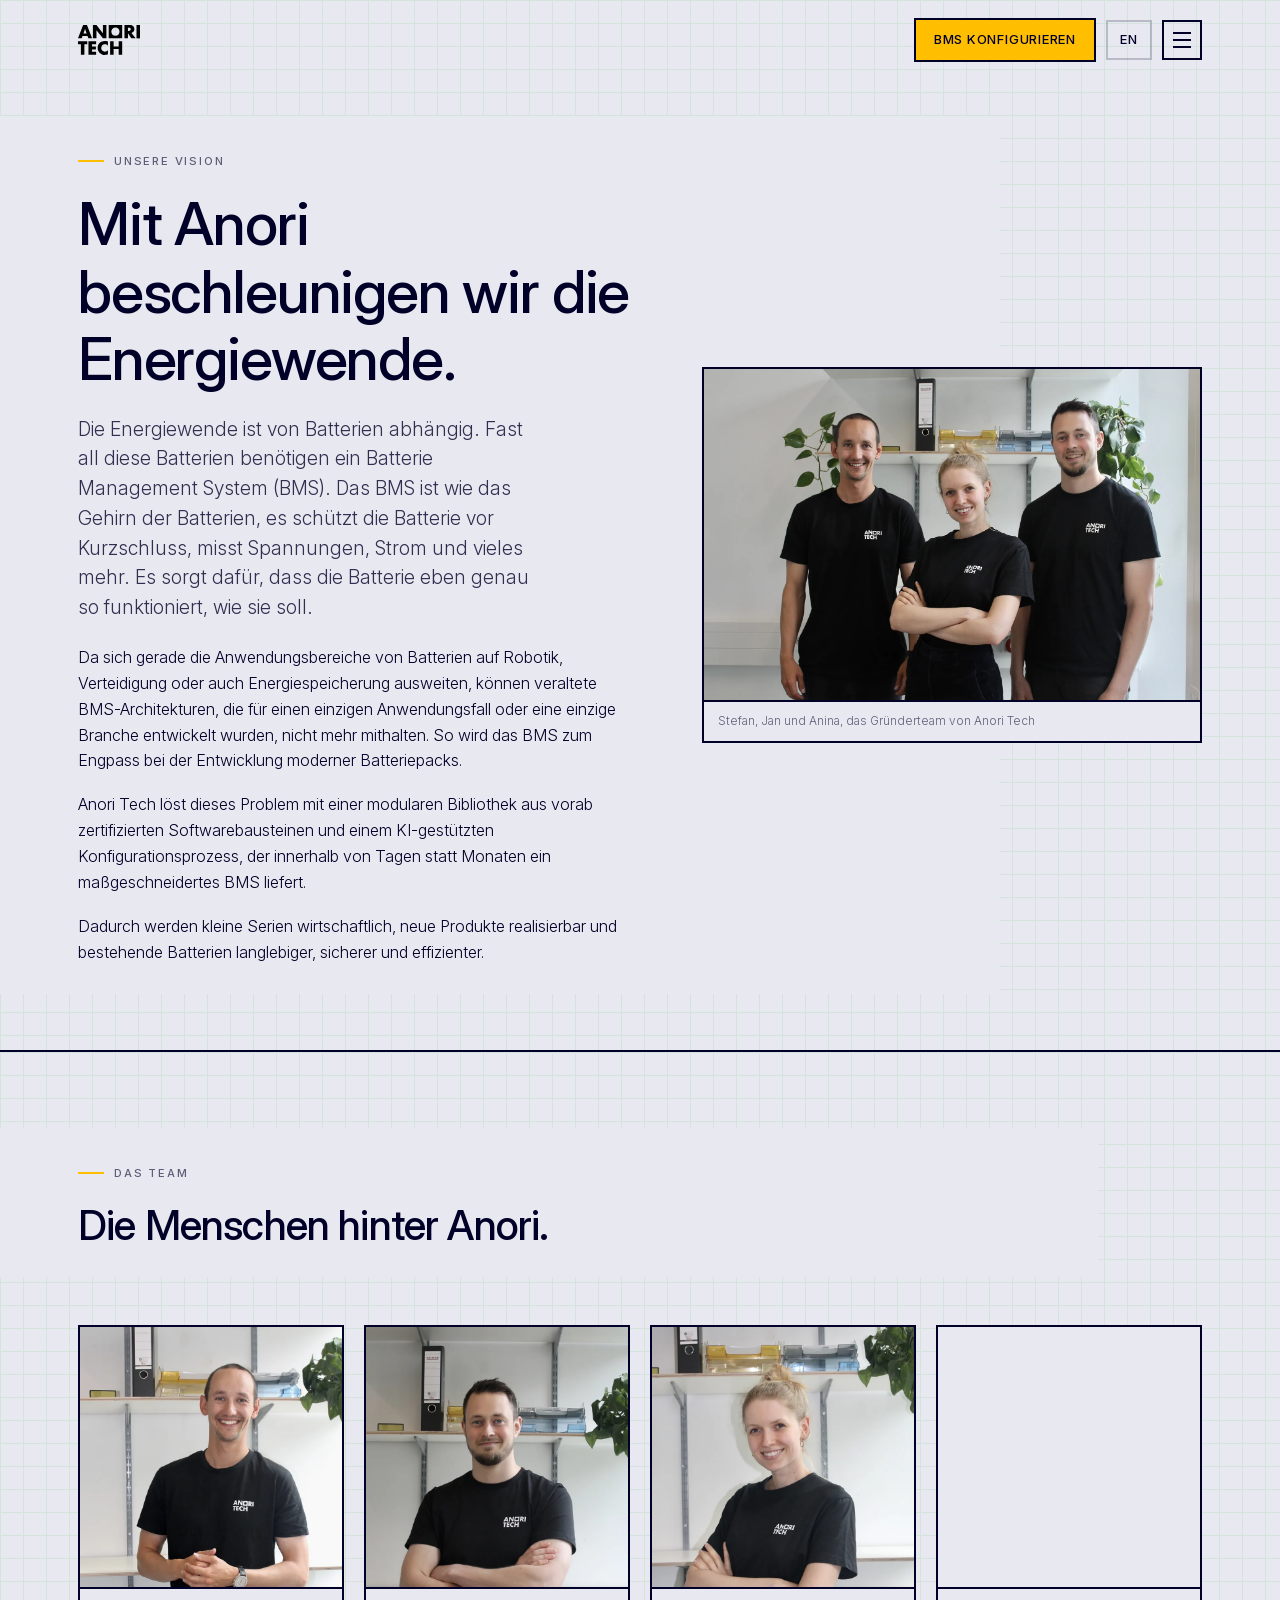
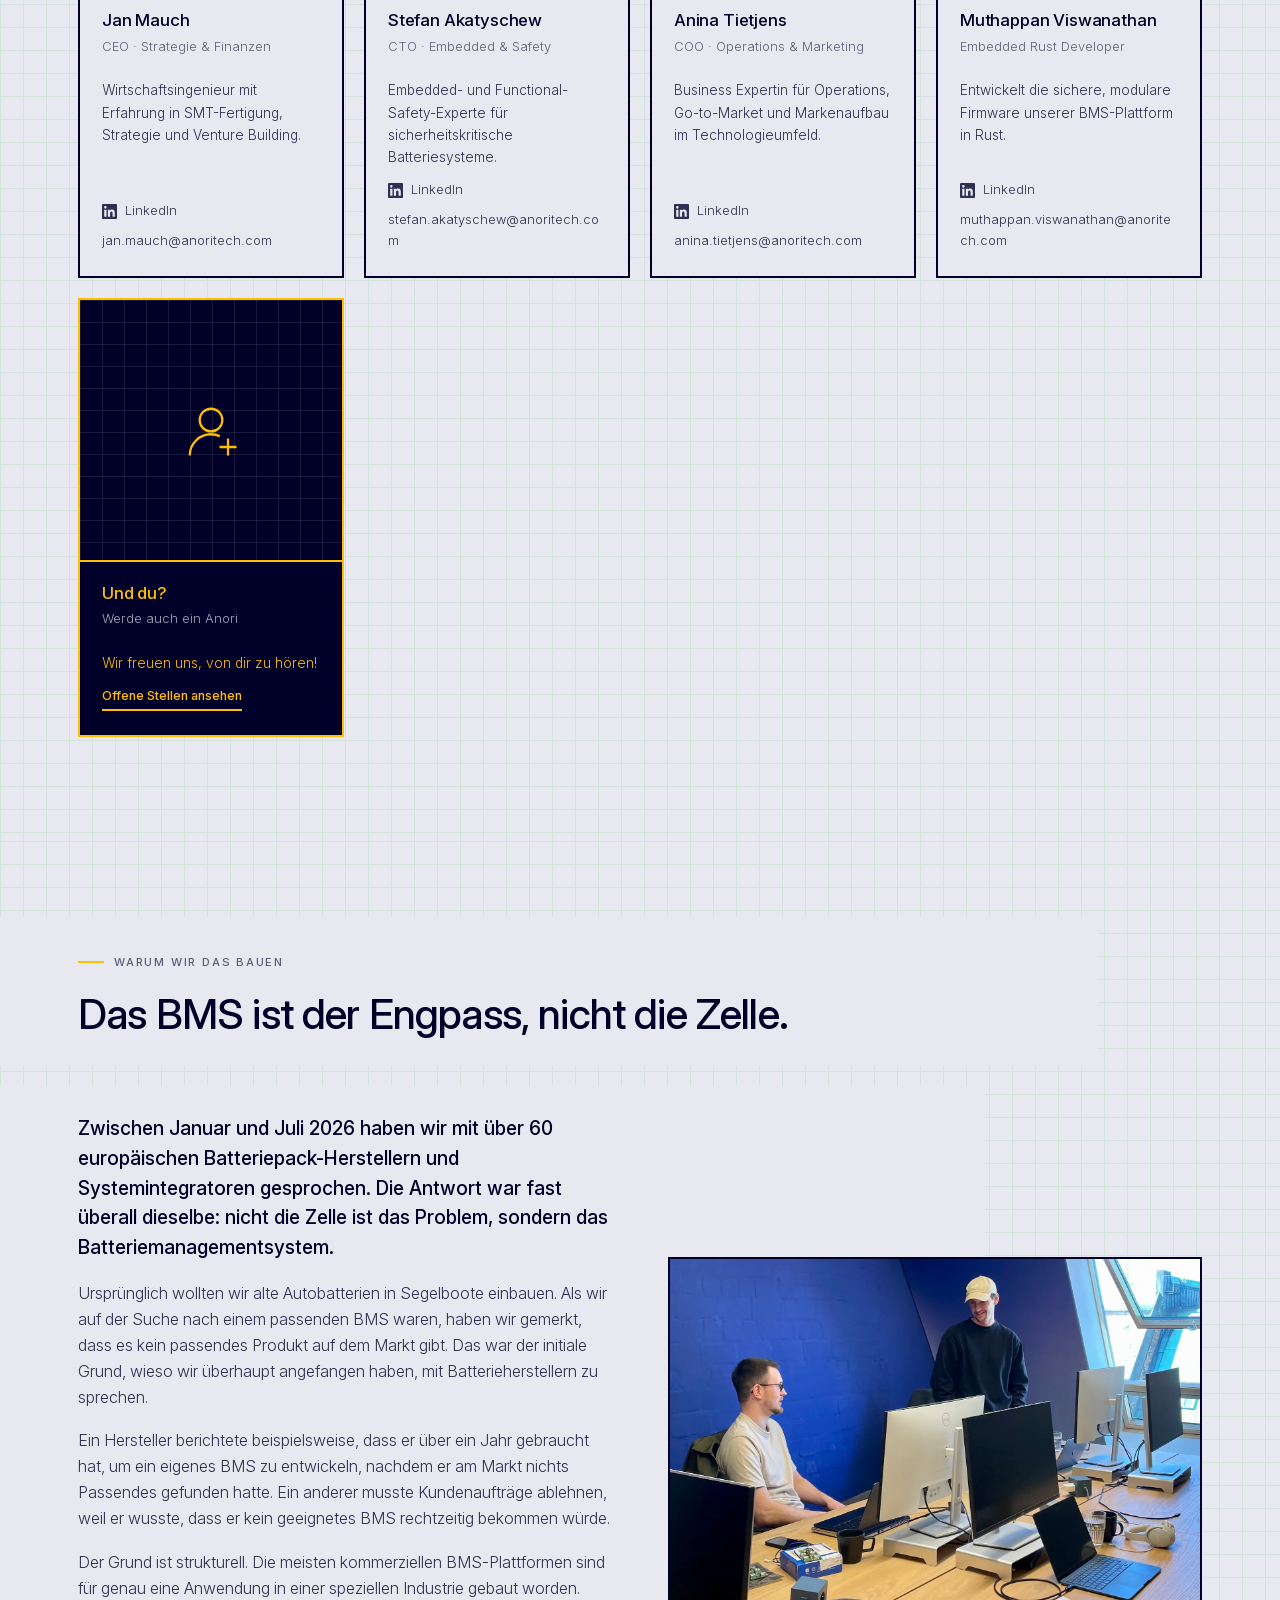
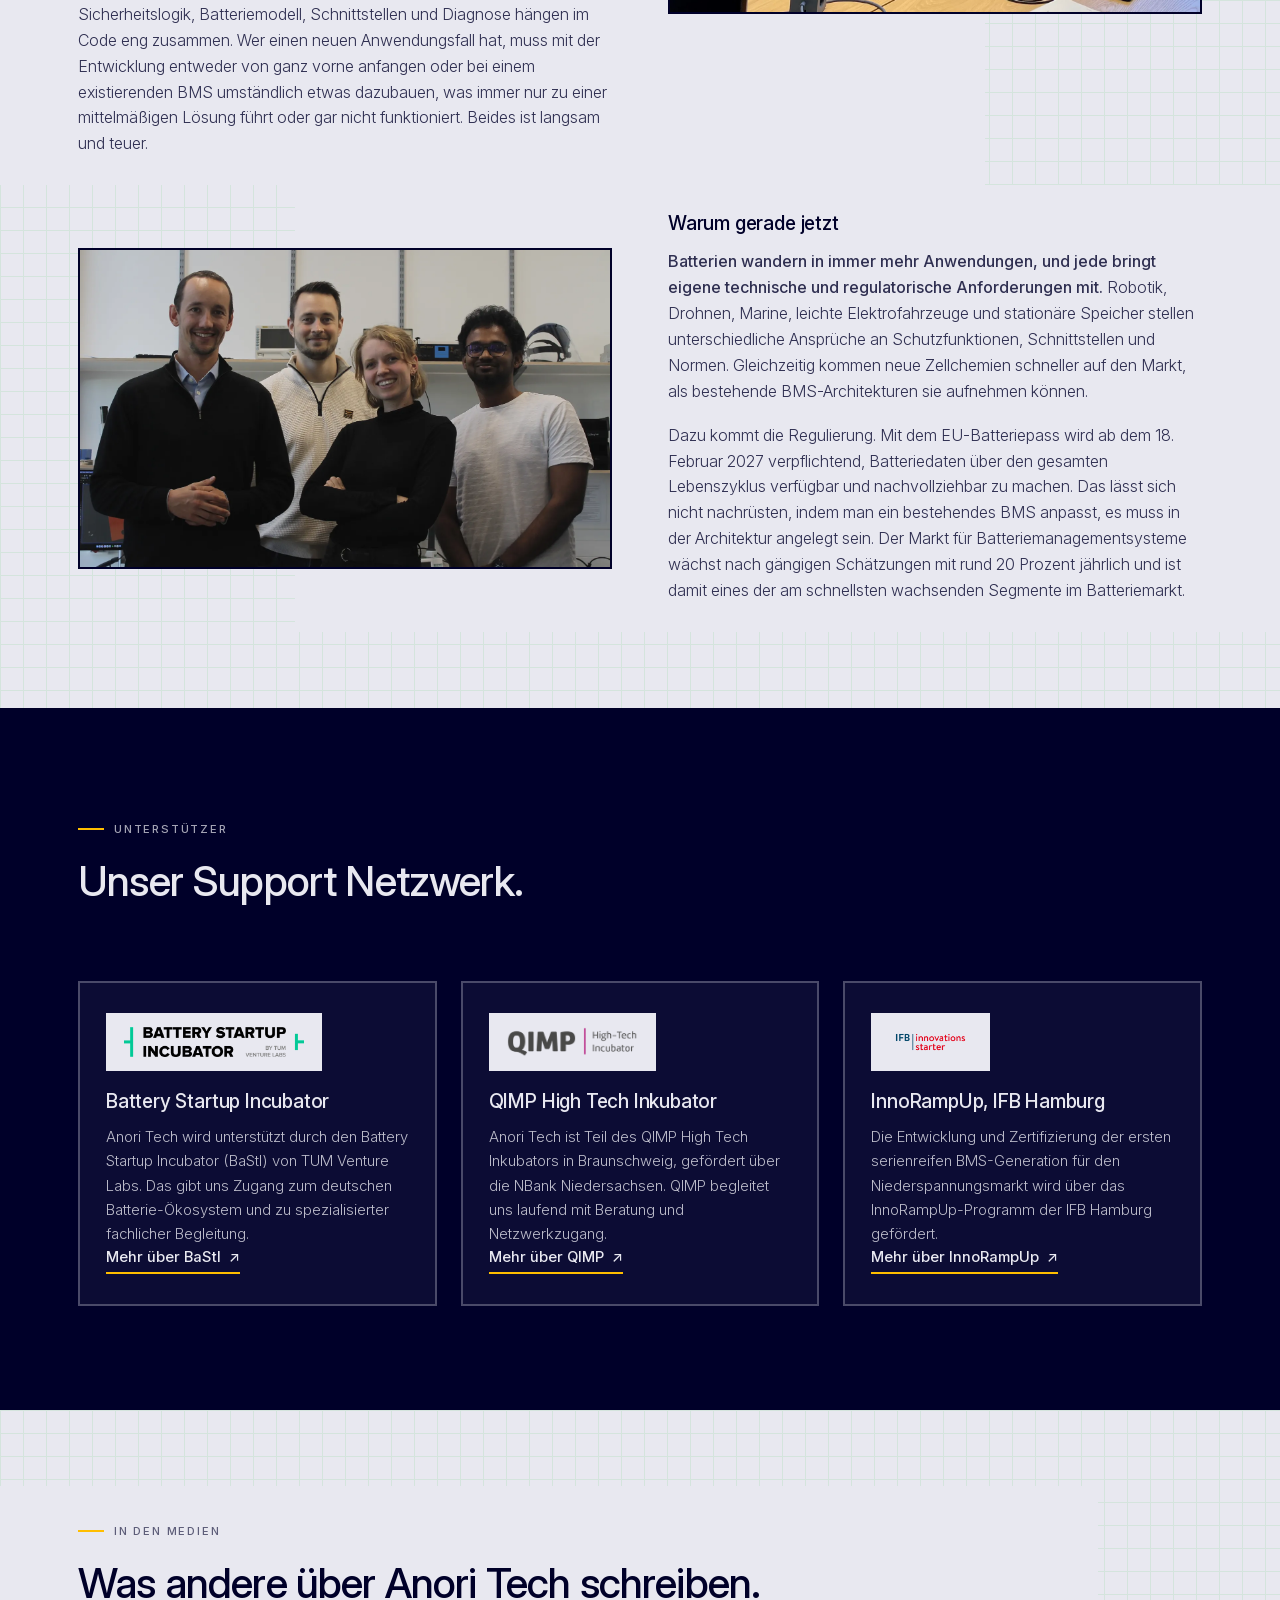
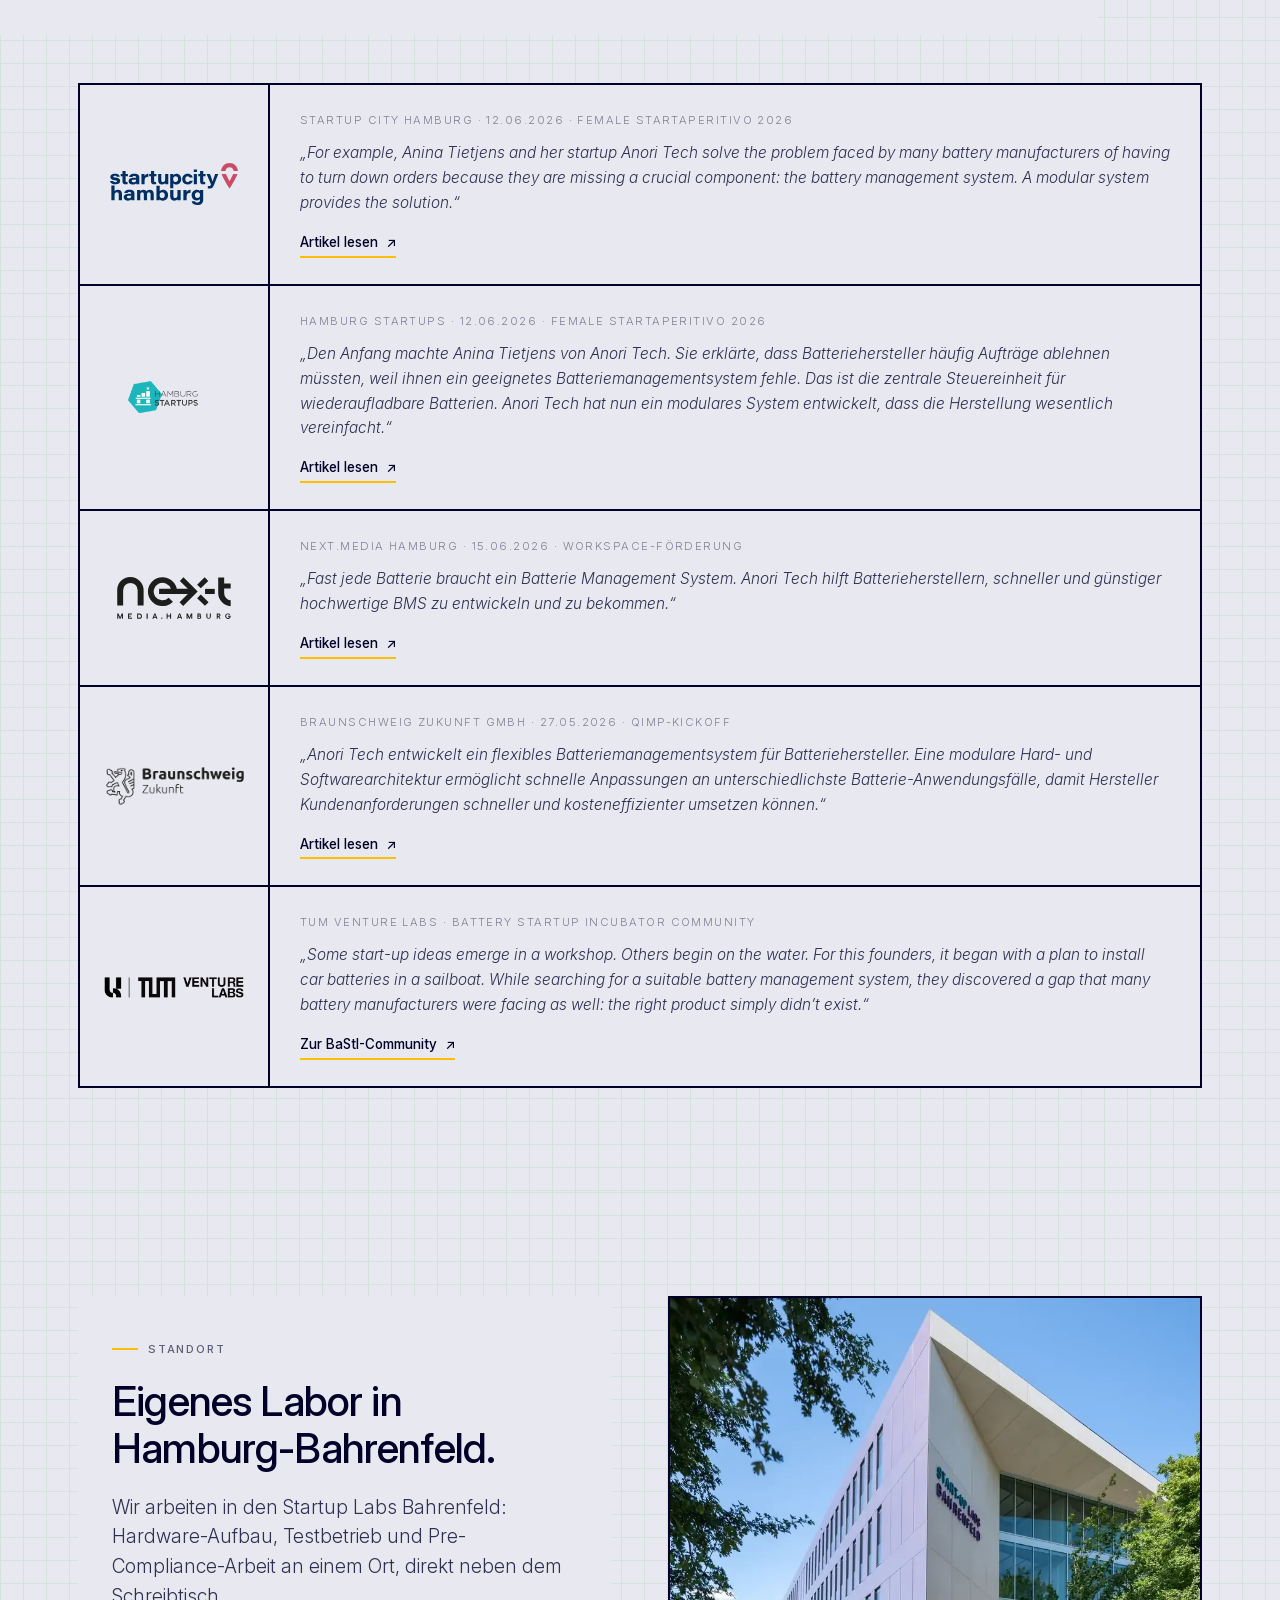
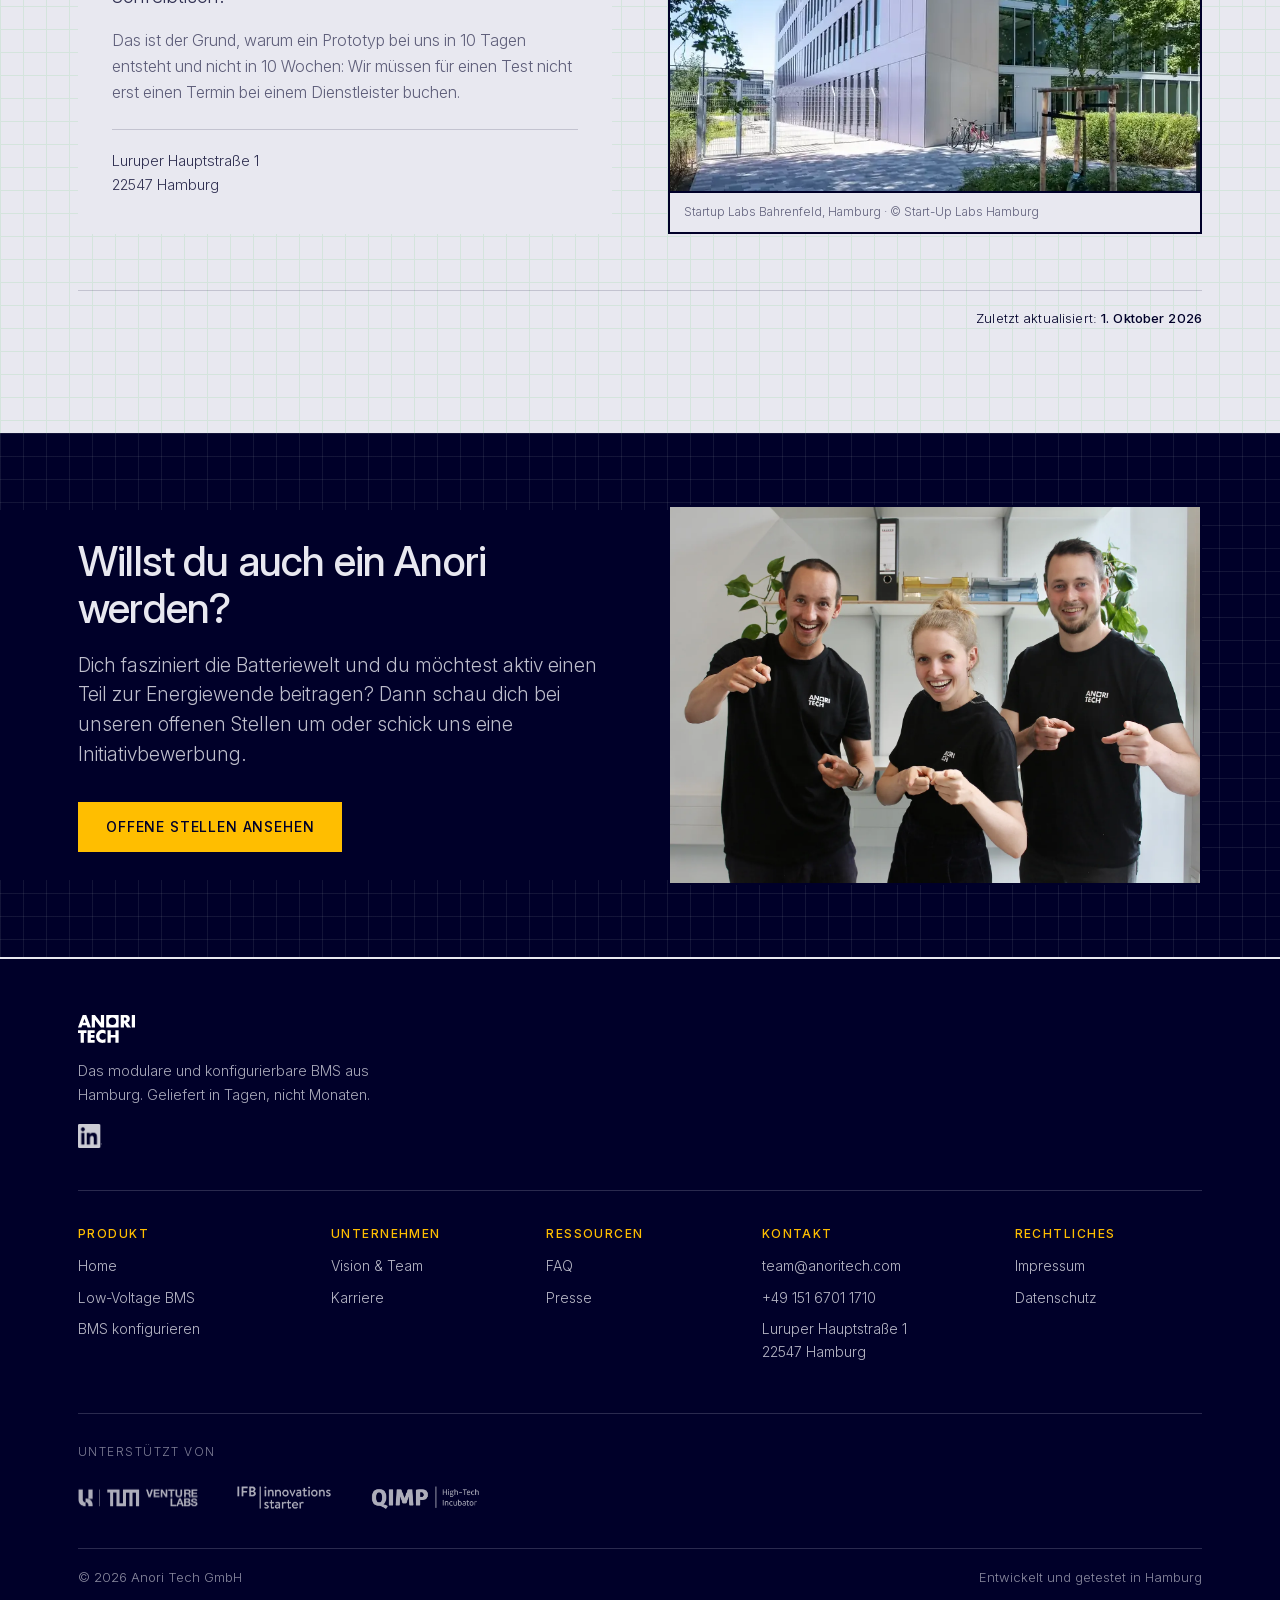
<file: team.html>
<!DOCTYPE html>
<html lang="de">
<head>
<meta charset="UTF-8">
<meta name="viewport" content="width=device-width, initial-scale=1">
<meta http-equiv="refresh" content="0; url=vision-team.html">
<link rel="canonical" href="https://anoritech.com/vision-team.html">
<title>Weiterleitung – Anori Tech</title>
<style>
  body{font-family:-apple-system,BlinkMacSystemFont,"Segoe UI",sans-serif;display:flex;align-items:center;justify-content:center;min-height:100vh;margin:0;background:#fff;color:#111;text-align:center;padding:2rem;box-sizing:border-box}
  a{color:#1a56db}
</style>
<script>window.location.replace("vision-team.html");</script>
</head>
<body>
  <p>Diese Seite ist umgezogen. Falls du nicht automatisch weitergeleitet wirst, <a href="vision-team.html">klicke hier</a>.</p>
</body>
</html>
</file>
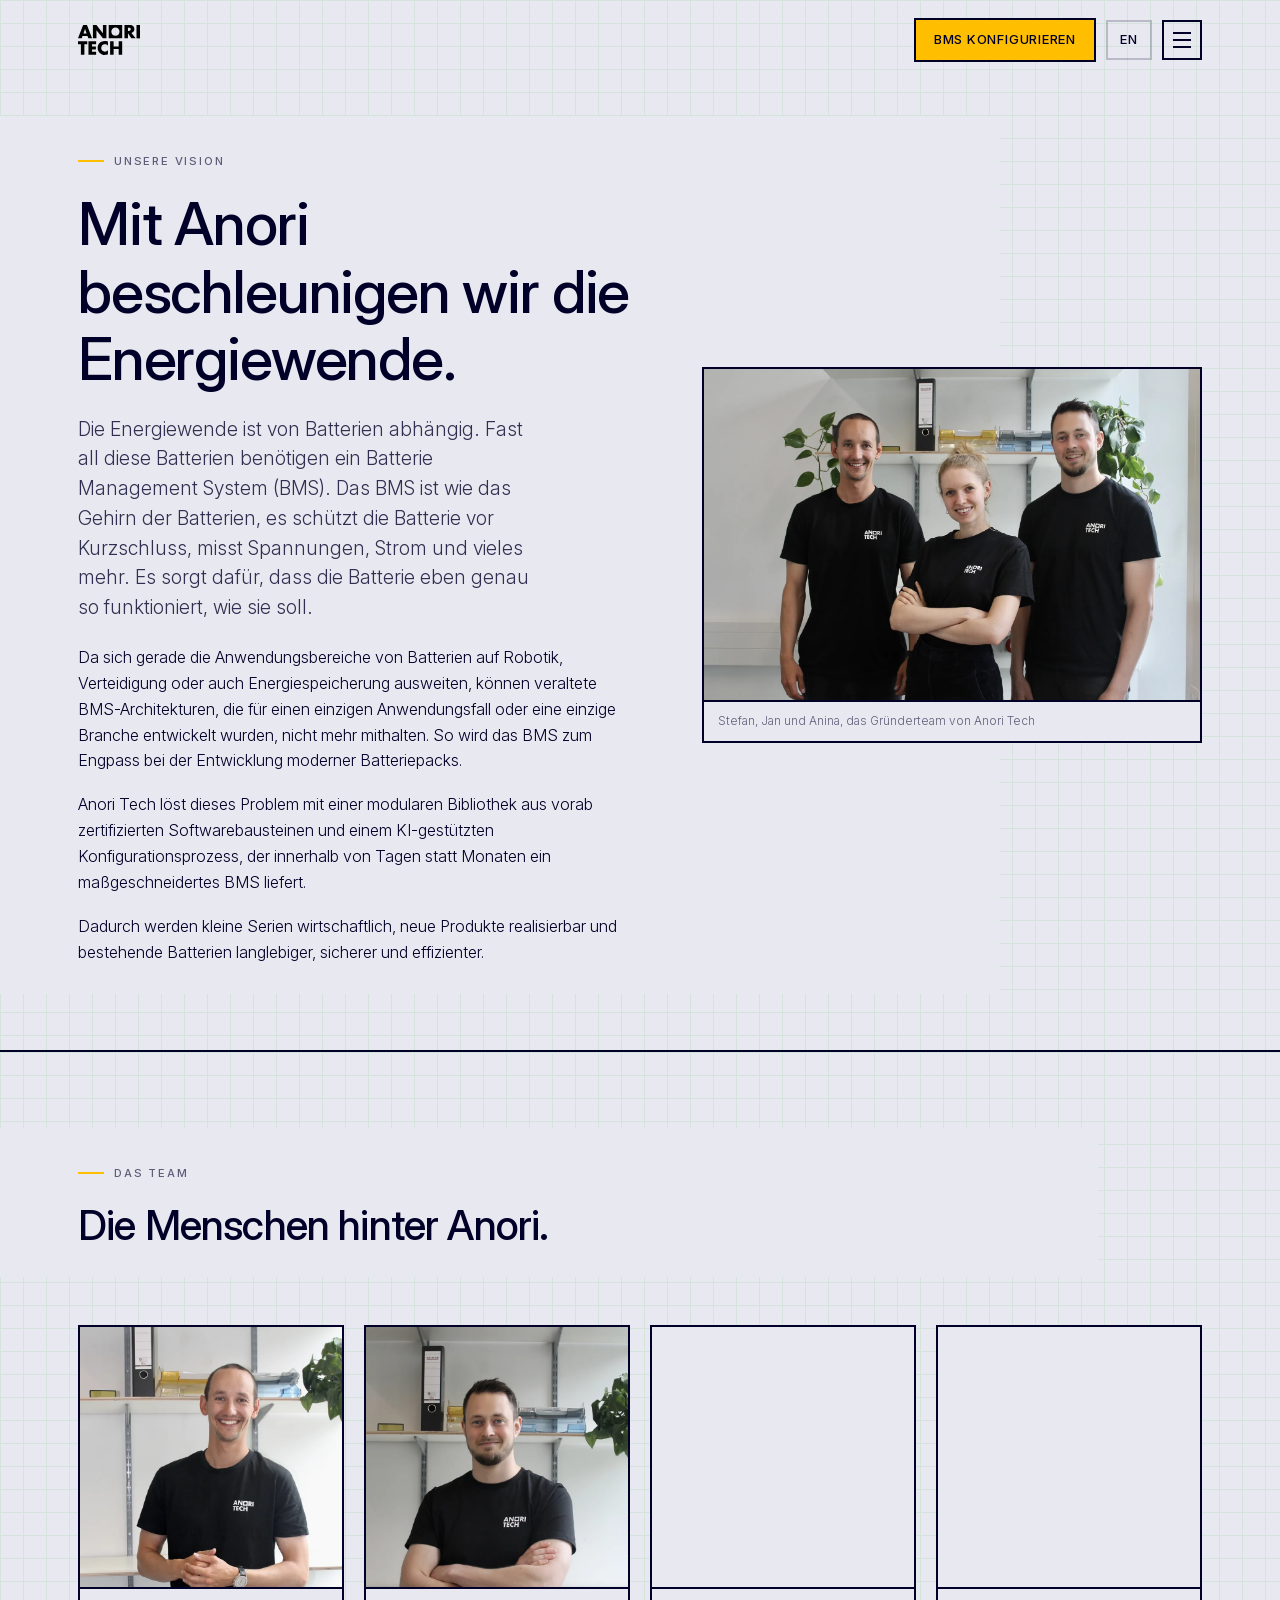
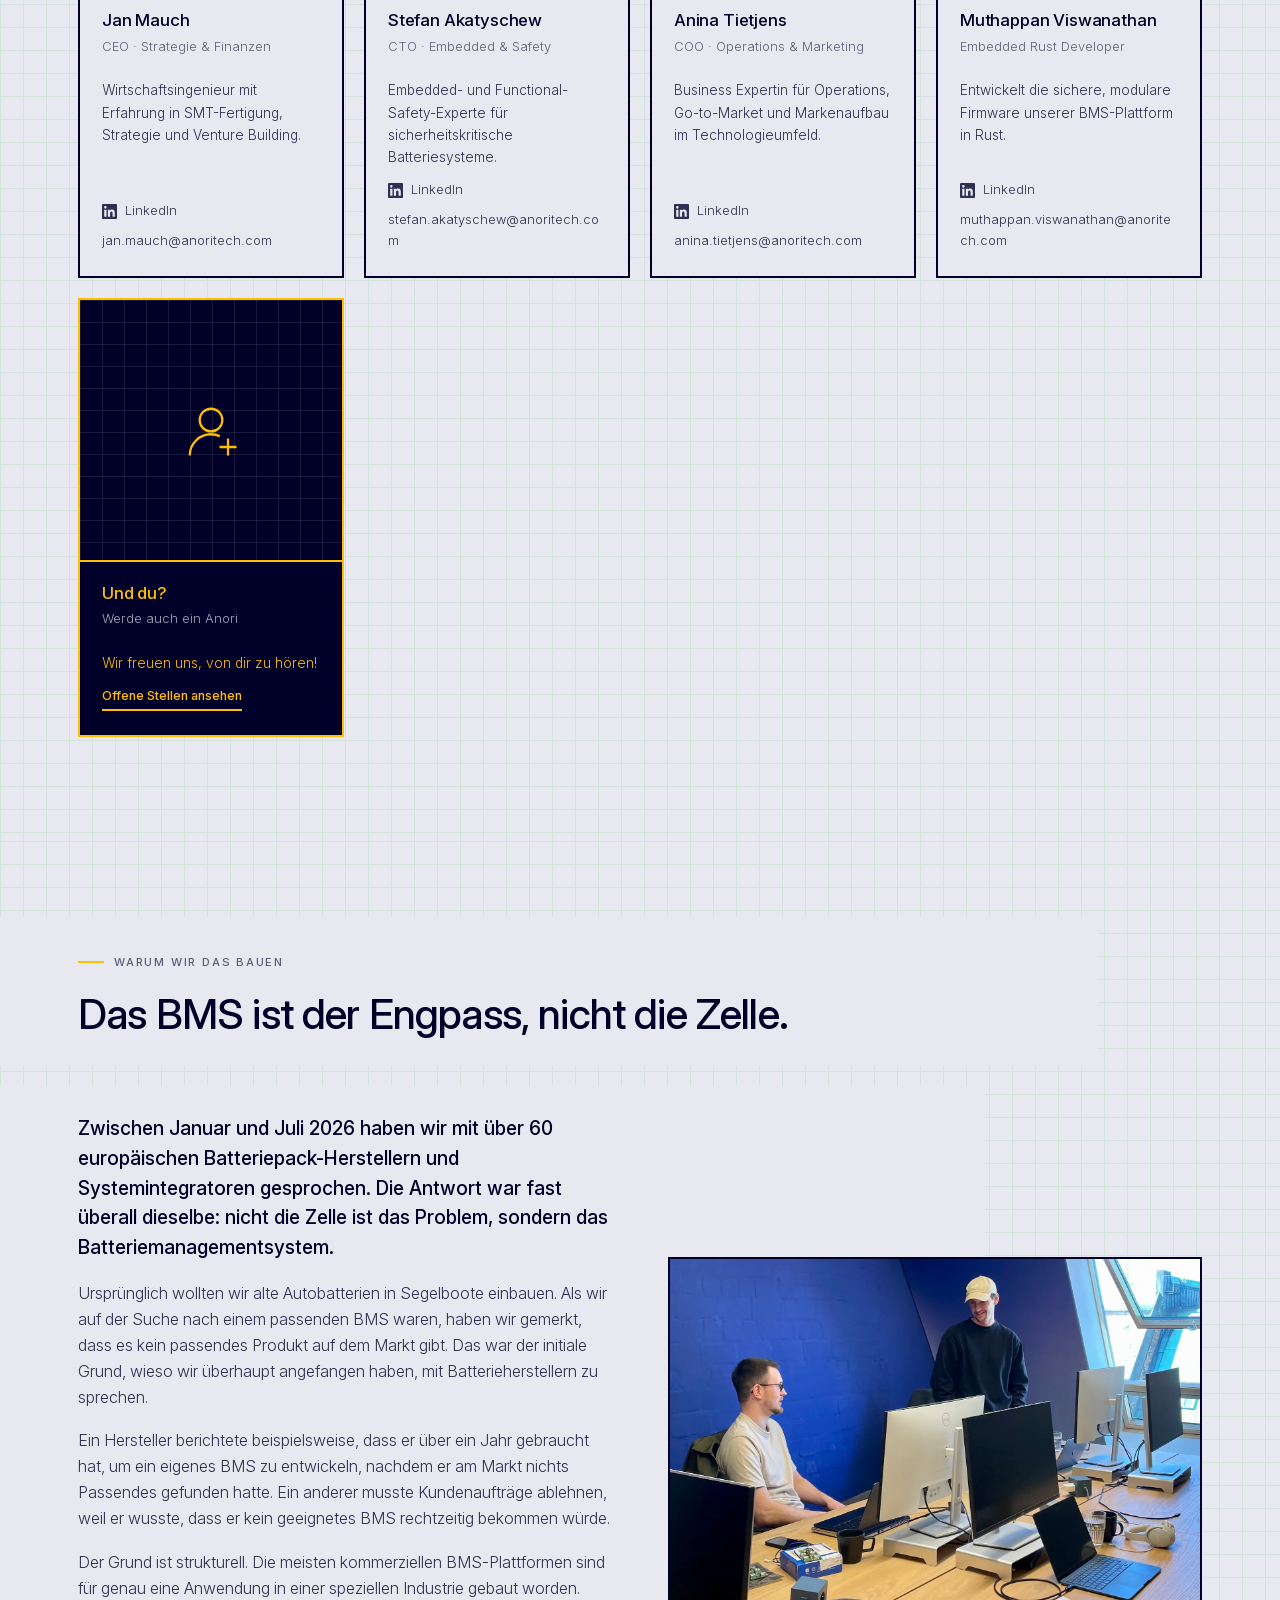
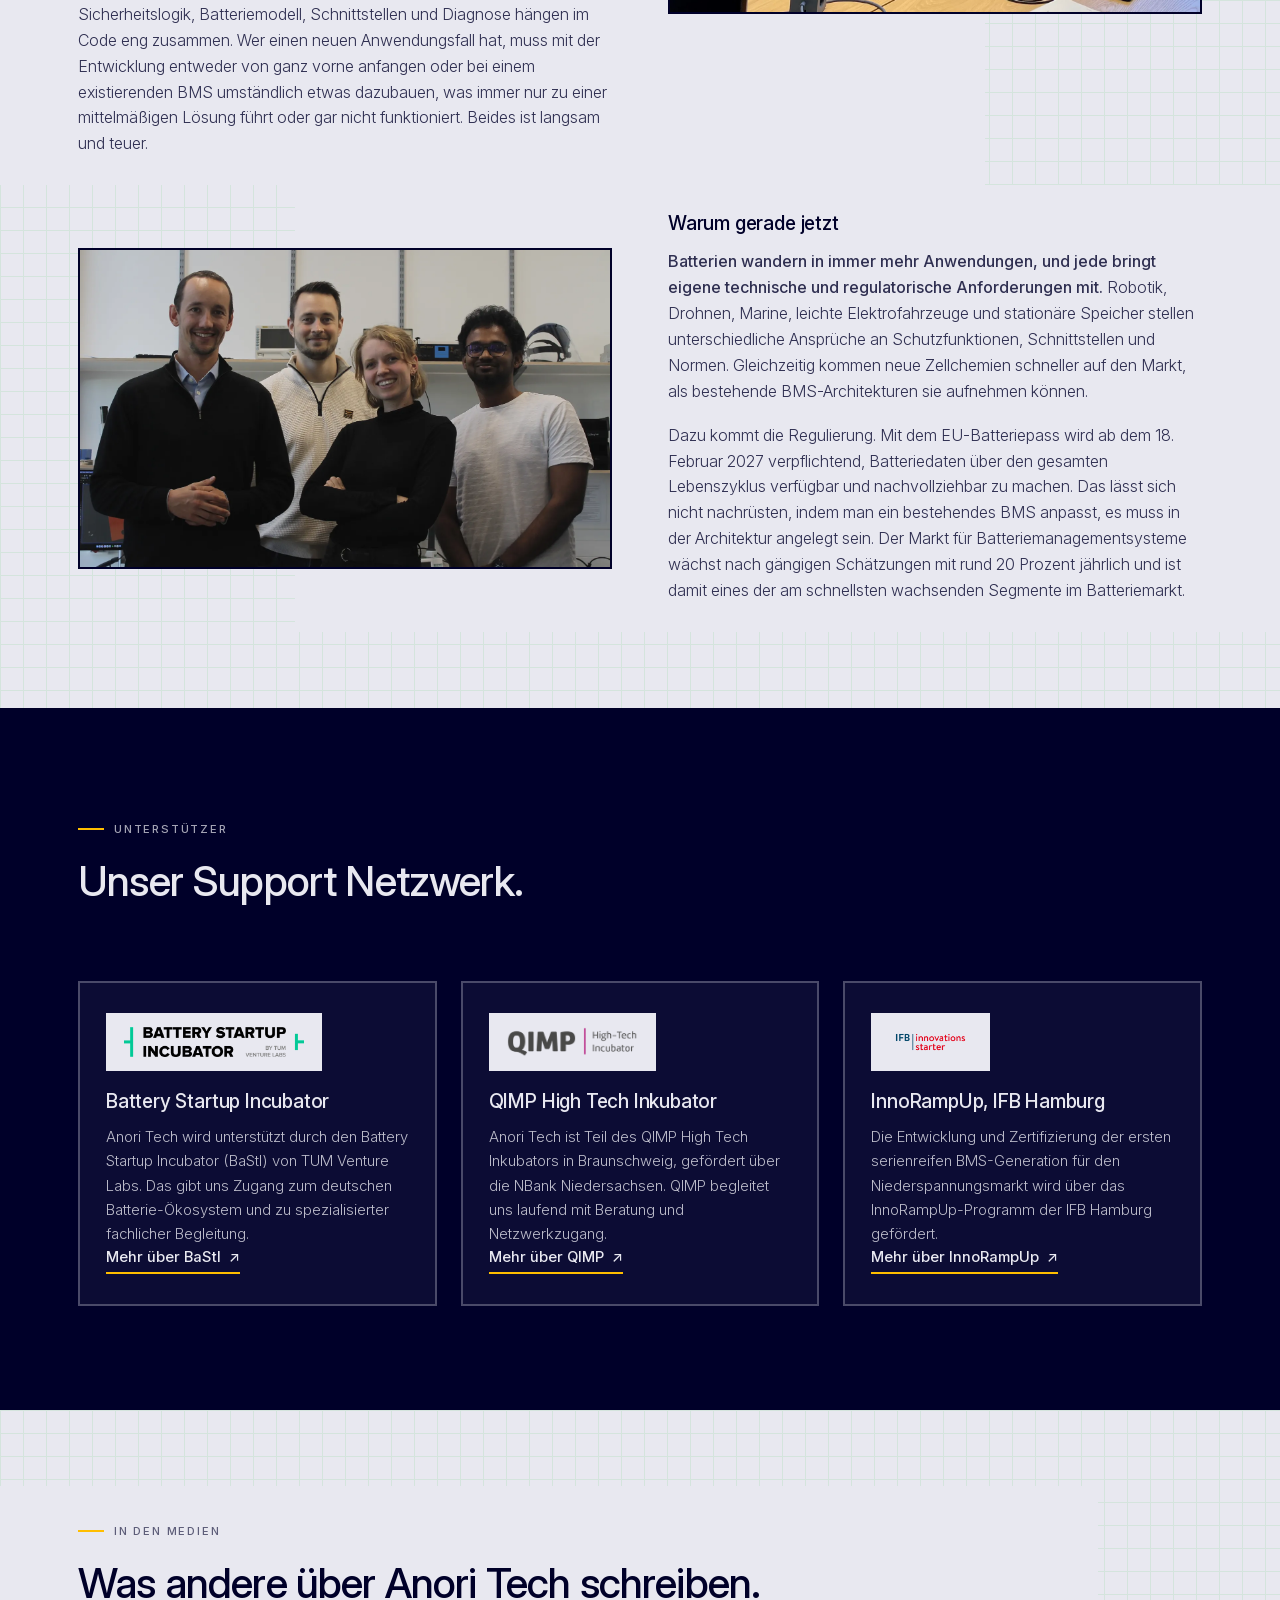
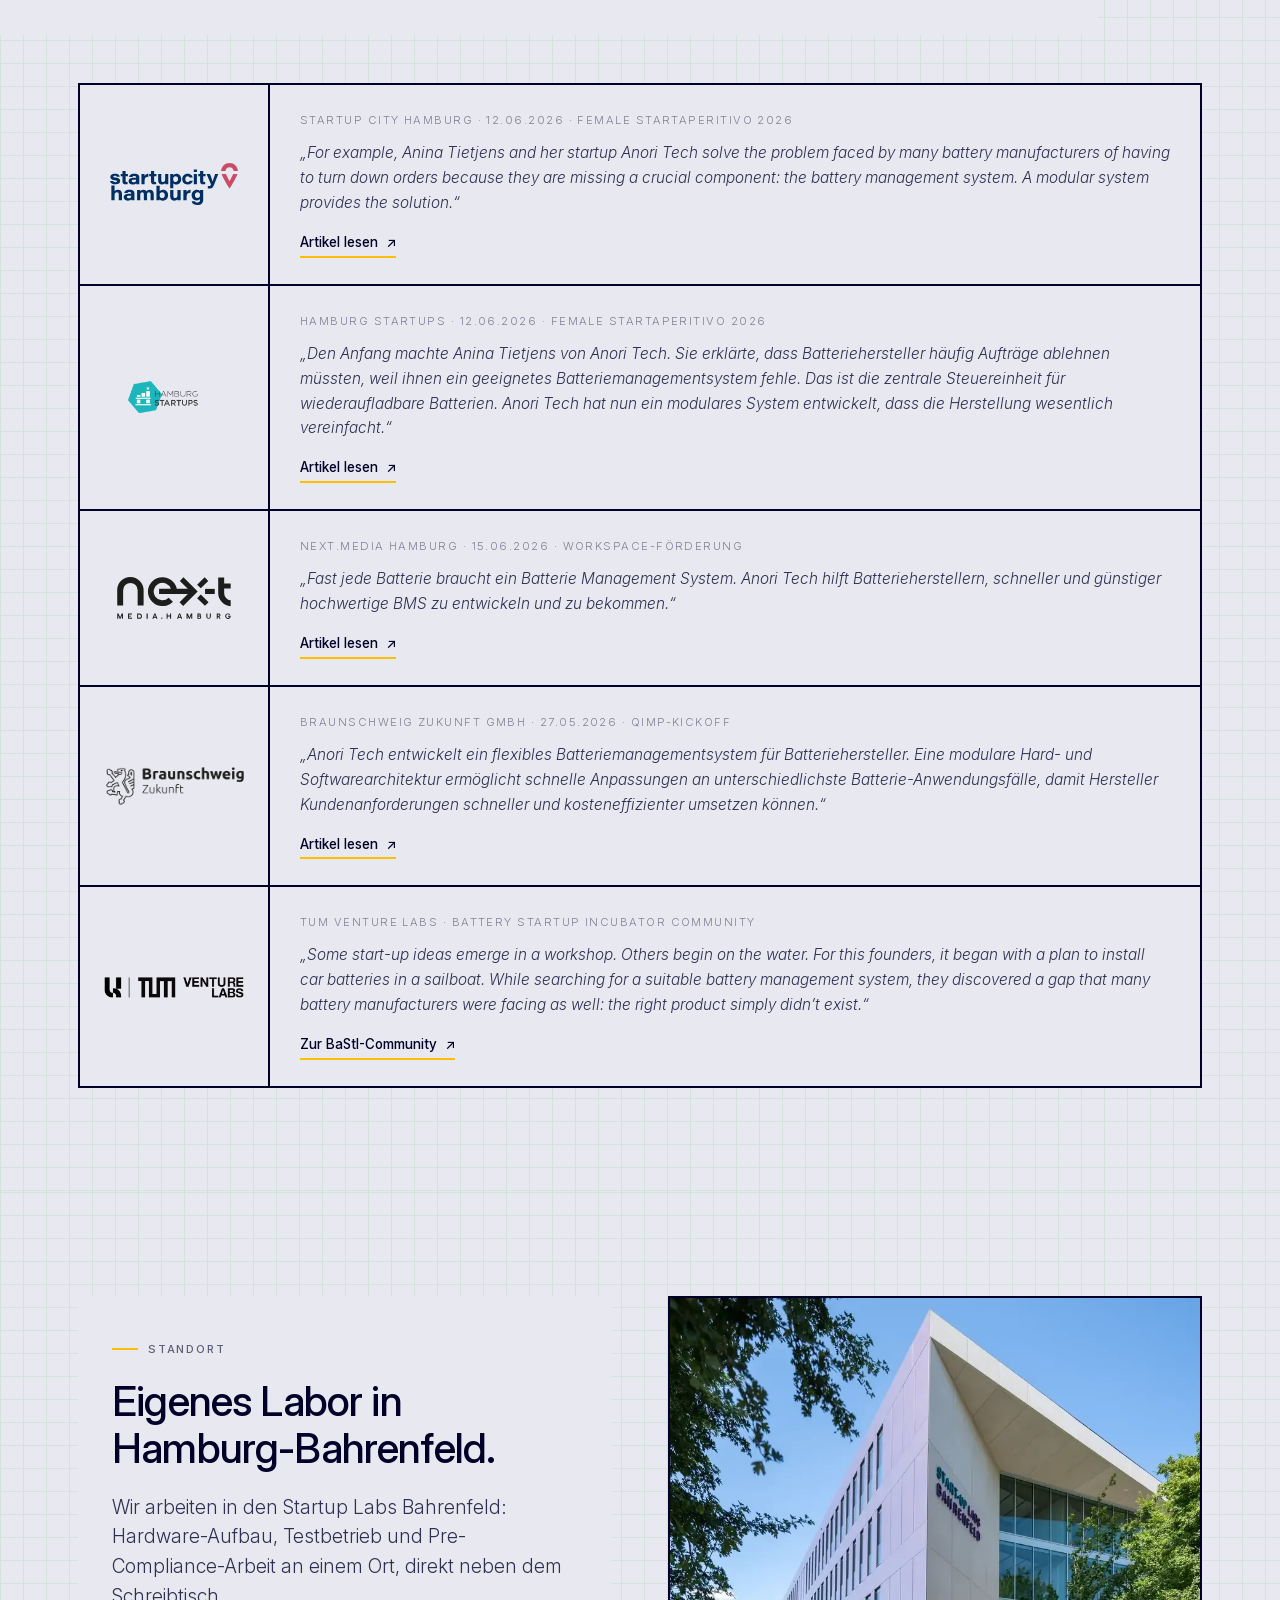
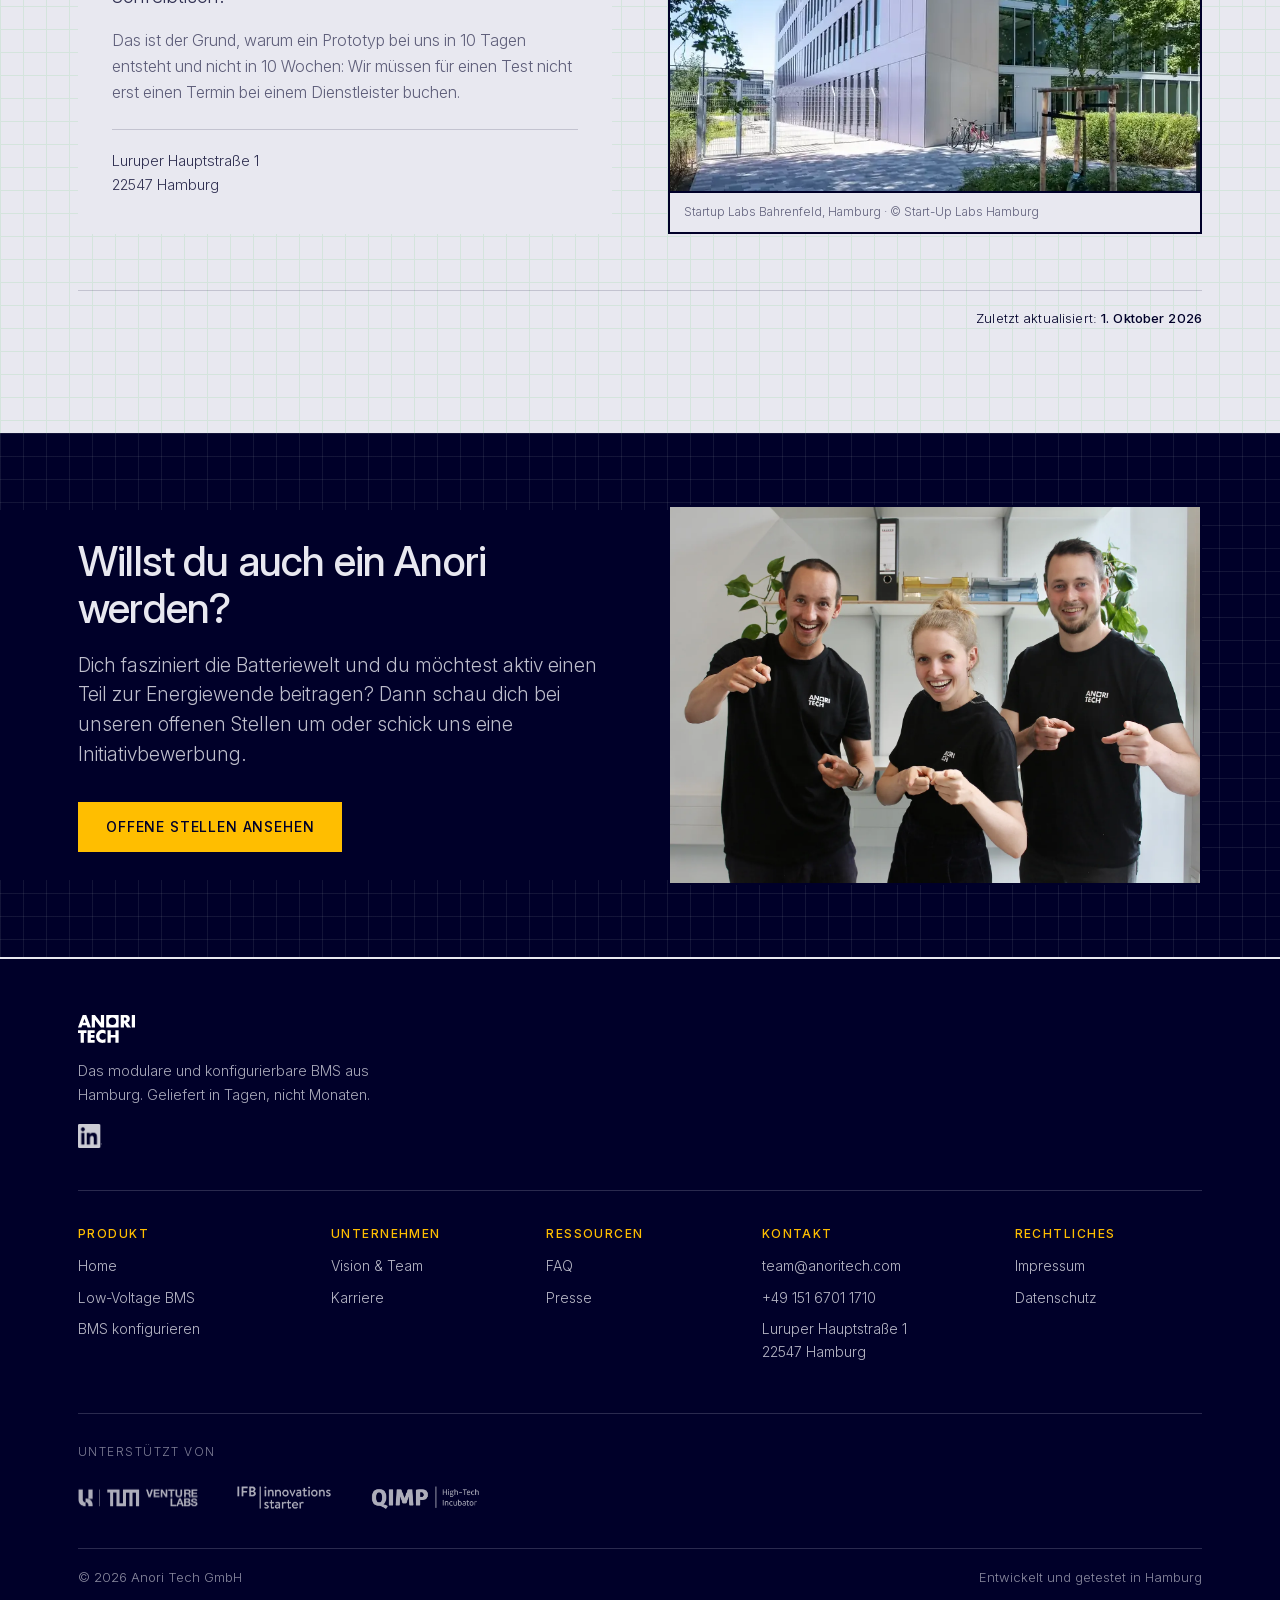
<file: vision-team.html>
<!DOCTYPE html>
<html lang="de">
<head>
<meta charset="UTF-8">
<meta name="viewport" content="width=device-width, initial-scale=1">
<title data-i18n="meta.vision.title">Vision &amp; Team: software-definiertes BMS | Anori Tech</title>
<meta name="description" content="Warum Anori Tech das Gehirn der Batterie baut: Vision, Gründerteam, Unterstützer und Presse. Software-definierte BMS-Plattform aus Hamburg." data-i18n-attr="content:meta.vision.description">
<link rel="canonical" href="https://anoritech.com/vision-team.html">
<meta name="robots" content="index, follow">

<meta property="og:type" content="website">
<meta property="og:site_name" content="Anori Tech">
<meta property="og:title" content="Vision &amp; Team | Anori Tech" data-i18n-attr="content:meta.vision.ogtitle">
<meta property="og:description" content="Mit Anori beschleunigen wir die Energiewende. Vision, Gründerteam und Unterstützer." data-i18n-attr="content:meta.vision.ogdesc">
<meta property="og:url" content="https://anoritech.com/vision-team.html">
<meta property="og:image" content="https://anoritech.com/assets/img/og-vision-team.jpg">
<meta property="og:image:width" content="1200">
<meta property="og:image:height" content="630">
<meta property="og:image:alt" content="Das Gründerteam von Anori Tech in Hamburg" data-i18n-attr="content:meta.vision.ogalt">
<meta property="og:locale" content="de_DE">
<meta name="twitter:card" content="summary_large_image">
<meta name="twitter:image" content="https://anoritech.com/assets/img/og-vision-team.jpg">

<meta name="theme-color" content="#000029">
<link rel="apple-touch-icon" href="assets/img/apple-touch-icon.png">
<link rel="icon" type="image/svg+xml" href="assets/logos/anori-circlebox-blue500.svg">
<link rel="preload" href="assets/fonts/InterVariable.woff2" as="font" type="font/woff2" crossorigin>
<link rel="stylesheet" href="assets/fonts/inter.css">
<link rel="stylesheet" href="assets/anori.css">

<style>
  /* ---- Seitenspezifische Anpassungen: Vision & Team ----
     Rastergroesse und "keine weissen Boxen" kommen jetzt global aus
     assets/anori.css (--grid, --white) - hier bleiben nur noch echte
     Sonderfaelle dieser Seite stehen. */

  /* Unterstuetzer-Sektion: nur dunkelblau, kein Raster */
  #unterstuetzer.grid-bg-navy { background-image: none; }

  /* Unterstuetzer-Karten: Link-Unterstrich nur so lang wie Text + Pfeil, nicht die ganze Kartenbreite */
  #unterstuetzer .card .link-arrow { align-self: flex-start; }

  /* Standort-Sektion: Textbox ohne Rahmen; Bild rechts auf Texthoehe strecken */
  #standort .panel { border: none; }
  #standort .g-split { align-items: stretch; }
  #standort .framed { display: flex; flex-direction: column; }
  #standort .framed img { flex: 1 1 auto; min-height: 0; }
</style>

<script type="application/ld+json">
{
  "@context": "https://schema.org",
  "@type": "Organization",
  "@id": "https://anoritech.com/#organization",
  "name": "Anori Tech GmbH",
  "alternateName": ["Anori Tech", "Anoritech"],
  "url": "https://anoritech.com/",
  "logo": "https://anoritech.com/assets/logos/anori-black.svg",
  "description": "Anori Tech ist eine software-definierte BMS-Plattform aus Hamburg. Batteriepack-Hersteller konfigurieren statt zu entwickeln und erhalten ein passgenaues, zertifizierungsfähiges Batteriemanagementsystem in Tagen statt Monaten.",
  "email": "team@anoritech.com",
  "telephone": "+4915167011710",
  "foundingDate": "2025-11-28",
  "address": {"@type": "PostalAddress", "streetAddress": "Luruper Hauptstraße 1", "postalCode": "22547", "addressLocality": "Hamburg", "addressCountry": "DE"},
  "sameAs": ["https://www.linkedin.com/company/anori-tech/"],
  "founder": [
    {"@type": "Person", "name": "Stefan Akatyschew", "jobTitle": "Chief Technology Officer", "sameAs": "https://www.linkedin.com/in/sakatyschew/"},
    {"@type": "Person", "name": "Jan Mauch", "jobTitle": "Chief Executive Officer", "sameAs": "https://www.linkedin.com/in/janmauch/"},
    {"@type": "Person", "name": "Anina Tietjens", "jobTitle": "Chief Operating Officer", "sameAs": "https://www.linkedin.com/in/anina-tietjens/"}
  ],
  "subjectOf": [
    {"@type": "NewsArticle", "headline": "Exaere to represent Hamburg in the female founders contest", "publisher": {"@type": "Organization", "name": "Startup City Hamburg"}, "datePublished": "2026-06-12", "url": "https://startupcity.hamburg/news-events/news/exaere-to-represent-hamburg-in-the-female-founders-contest"},
    {"@type": "NewsArticle", "headline": "Exaere gewinnt bei Female StartAperitivo 2026", "publisher": {"@type": "Organization", "name": "Hamburg Startups"}, "datePublished": "2026-06-12", "url": "https://www.hamburg-startups.net/exaere-gewinnt-bei-female-startaperitivo-2026/"},
    {"@type": "NewsArticle", "headline": "QIMP Kickoff", "publisher": {"@type": "Organization", "name": "Braunschweig Zukunft GmbH"}, "datePublished": "2026-05-27", "url": "https://www.braunschweig.de/wirtschaft_wissenschaft/wirtschaftsfoerderung/presse/pre/pm_qimp_kickoff.php"},
    {"@type": "WebPage", "name": "Battery Startup Incubator Community", "publisher": {"@type": "Organization", "name": "TUM Venture Labs"}, "url": "https://www.tum-venture-labs.de/labs/chem-biosystems/battery-startup-incubator-community/"}
  ]
}
</script>
<script type="application/ld+json">
{
  "@context": "https://schema.org",
  "@type": "WebPage",
  "@id": "https://anoritech.com/vision-team.html#webpage",
  "url": "https://anoritech.com/vision-team.html",
  "name": "Vision & Team: das software-definierte BMS aus Hamburg",
  "isPartOf": {"@id": "https://anoritech.com/#website"},
  "about": {"@id": "https://anoritech.com/#organization"},
  "primaryImageOfPage": "https://anoritech.com/assets/img/og-vision-team.jpg",
  "inLanguage": "de-DE",
  "datePublished": "2026-08-14",
  "dateModified": "2026-10-01"
}
</script>
<link rel="alternate" hreflang="de" href="https://anoritech.com/vision-team.html">
<link rel="alternate" hreflang="en" href="https://anoritech.com/en/vision-team.html">
<link rel="alternate" hreflang="x-default" href="https://anoritech.com/vision-team.html">
</head>
<body>

<a class="skip-link" href="#main" data-i18n="a11y.skip">Zum Inhalt springen</a>

<div class="nav-backdrop" id="nav-backdrop"></div>

<nav id="nav-menu" aria-label="Hauptnavigation" data-i18n-attr="aria-label:nav.aria.main">
  <button class="nav-close" aria-label="Menü schließen" data-i18n-attr="aria-label:nav.aria.close">&times;</button>
  <div class="nav-label" data-i18n="nav.label">Menü</div>
  <a class="nav-link" href="/" data-i18n="nav.home">Home</a>
  <a class="nav-link" href="low-voltage-bms.html" data-i18n="nav.lv">Low-Voltage BMS</a>
  <a class="nav-link active" href="vision-team.html" data-i18n="nav.vision">Vision &amp; Team</a>
  <a class="nav-link" href="https://nice-channel-658.notion.site/Careers-at-Anori-Tech-3834b6f765ee809885d5fef8bb0c7580" target="_blank" rel="noopener"><span data-i18n="nav.career">Karriere</span></a>
  <div class="nav-cta"><a class="btn" href="konfigurieren.html" data-i18n="cta.configure">BMS konfigurieren</a></div>
  <div class="nav-meta">
    <a href="mailto:team@anoritech.com"><span>team@anoritech.com</span></a>
    <a href="tel:+4915167011710"><span>+49 151 6701 1710</span></a>
  </div>
</nav>

<header id="hdr">
  <div class="wrap hdr-inner">
    <a class="hdr-logo" href="/" aria-label="Anori Tech, zur Startseite" data-i18n-attr="aria-label:a11y.logohome">
      <img class="logo-dark" src="assets/logos/anori-black.svg" alt="Anori Tech" width="130" height="30" loading="eager" decoding="async">
      <img class="logo-light" src="assets/logos/anori-white.svg" alt="Anori Tech" width="130" height="30" loading="eager" decoding="async">
    </a>
    <div class="hdr-right">
      <a class="btn btn-sm" href="konfigurieren.html" data-i18n="cta.configure2">BMS konfigurieren</a>
      <a class="lang-btn" href="en/vision-team.html" hreflang="en" aria-label="Switch to English">EN</a>
      <button class="burger-btn" id="burger-btn" aria-label="Menü öffnen" data-i18n-attr="aria-label:nav.aria.open" aria-expanded="false" aria-controls="nav-menu">
        <span></span><span></span><span></span>
      </button>
    </div>
  </div>
</header>

<main id="main">

  <!-- ══════════ VISION ══════════ -->
  <section class="hero grid-bg">
    <div class="wrap hero-grid">
      <div class="solid">
        <span class="eyebrow" data-i18n="vt.eyebrow">Unsere Vision</span>
        <h1 data-i18n="vt.h1">Mit Anori beschleunigen wir die Energiewende.</h1>
        <p class="lead" style="margin-bottom:22px;" data-i18n="vt.v1">Die Energiewende ist von Batterien abhängig. Fast all diese Batterien benötigen ein Batterie Management System (BMS). Das BMS ist wie das Gehirn der Batterien, es schützt die Batterie vor Kurzschluss, misst Spannungen, Strom und vieles mehr. Es sorgt dafür, dass die Batterie eben genau so funktioniert, wie sie soll.</p>
        <p style="margin-bottom:18px;" data-i18n="vt.v2">Da sich gerade die Anwendungsbereiche von Batterien auf Robotik, Verteidigung oder auch Energiespeicherung ausweiten, können veraltete BMS-Architekturen, die für einen einzigen Anwendungsfall oder eine einzige Branche entwickelt wurden, nicht mehr mithalten. So wird das BMS zum Engpass bei der Entwicklung moderner Batteriepacks.</p>
        <p style="margin-bottom:18px;" data-i18n="vt.v3">Anori Tech löst dieses Problem mit einer modularen Bibliothek aus vorab zertifizierten Softwarebausteinen und einem KI-gestützten Konfigurationsprozess, der innerhalb von Tagen statt Monaten ein maßgeschneidertes BMS liefert.</p>
        <p data-i18n="vt.v4">Dadurch werden kleine Serien wirtschaftlich, neue Produkte realisierbar und bestehende Batterien langlebiger, sicherer und effizienter.</p>
      </div>
      <div class="hero-visual">
        <div class="framed">
          <img src="assets/img/team.webp" alt="Das Gründerteam von Anori Tech" width="1600" height="1067" fetchpriority="high" loading="eager" decoding="async" data-i18n-attr="alt:alt.team">
          <div class="framed-caption" data-i18n="vt.caption">Stefan, Jan und Anina, das Gründerteam von Anori Tech</div>
        </div>
      </div>
    </div>
  </section>

  <!-- ══════════ TEAM ══════════ -->
  <section class="section grid-bg anchor" id="team">
    <div class="wrap">
      <div class="section-head fi">
        <span class="eyebrow" data-i18n="vt.team.eyebrow">Das Team</span>
        <h2 data-i18n="vt.team.h2">Die Menschen hinter Anori.</h2>
      </div>

      <!-- ────────────────────────────────────────────────────────────────
           NEUE PERSON HINZUFÜGEN
           Einen kompletten <article class="person"> Block kopieren und
           Foto, Name, Kurzbeschreibung, LinkedIn und Mail austauschen.
           Das Grid wächst automatisch mit, die "Und du?"-Kachel bleibt
           immer als letztes Element stehen.
           Foto: quadratisch, nach assets/img/ legen.
           ──────────────────────────────────────────────────────────── -->
      <div class="g4 team-grid fi">

        <article class="person">
          <div class="person-photo"><img src="assets/img/jan.webp" alt="Jan Mauch" width="448" height="448" loading="lazy" decoding="async"></div>
          <div class="person-body">
            <h3>Jan Mauch</h3>
            <p class="person-role" data-i18n="vt.p2.role">CEO &middot; Strategie &amp; Finanzen</p>
            <p class="person-bio" data-i18n="vt.p2.bio">Wirtschaftsingenieur mit Erfahrung in SMT-Fertigung, Strategie und Venture Building.</p>
            <div class="person-links">
              <a href="https://www.linkedin.com/in/janmauch/" target="_blank" rel="noopener" aria-label="Jan Mauch auf LinkedIn" data-i18n-attr="aria-label:alt.linkedin-jan">
                <svg viewBox="0 0 24 24" fill="currentColor" aria-hidden="true"><path d="M20.447 20.452h-3.554v-5.569c0-1.328-.027-3.037-1.852-3.037-1.853 0-2.136 1.445-2.136 2.939v5.667H9.351V9h3.414v1.561h.046c.477-.9 1.637-1.85 3.37-1.85 3.601 0 4.267 2.37 4.267 5.455v6.286zM5.337 7.433a2.062 2.062 0 01-2.063-2.065 2.064 2.064 0 112.063 2.065zm1.782 13.019H3.555V9h3.564v11.452zM22.225 0H1.771C.792 0 0 .774 0 1.729v20.542C0 23.227.792 24 1.771 24h20.451C23.2 24 24 23.227 24 22.271V1.729C24 .774 23.2 0 22.222 0h.003z"/></svg>
                <span>LinkedIn</span>
              </a>
              <a href="mailto:jan.mauch@anoritech.com"><span>jan.mauch@anoritech.com</span></a>
            </div>
          </div>
        </article>

        <article class="person">
          <div class="person-photo"><img src="assets/img/stefan.webp" alt="Stefan Akatyschew" width="446" height="448" loading="lazy" decoding="async"></div>
          <div class="person-body">
            <h3>Stefan Akatyschew</h3>
            <p class="person-role" data-i18n="vt.p1.role">CTO &middot; Embedded &amp; Safety</p>
            <p class="person-bio" data-i18n="vt.p1.bio">Embedded- und Functional-Safety-Experte für sicherheitskritische Batteriesysteme.</p>
            <div class="person-links">
              <a href="https://www.linkedin.com/in/sakatyschew/" target="_blank" rel="noopener" aria-label="Stefan Akatyschew auf LinkedIn" data-i18n-attr="aria-label:alt.linkedin-stefan">
                <svg viewBox="0 0 24 24" fill="currentColor" aria-hidden="true"><path d="M20.447 20.452h-3.554v-5.569c0-1.328-.027-3.037-1.852-3.037-1.853 0-2.136 1.445-2.136 2.939v5.667H9.351V9h3.414v1.561h.046c.477-.9 1.637-1.85 3.37-1.85 3.601 0 4.267 2.37 4.267 5.455v6.286zM5.337 7.433a2.062 2.062 0 01-2.063-2.065 2.064 2.064 0 112.063 2.065zm1.782 13.019H3.555V9h3.564v11.452zM22.225 0H1.771C.792 0 0 .774 0 1.729v20.542C0 23.227.792 24 1.771 24h20.451C23.2 24 24 23.227 24 22.271V1.729C24 .774 23.2 0 22.222 0h.003z"/></svg>
                <span>LinkedIn</span>
              </a>
              <a href="mailto:stefan.akatyschew@anoritech.com"><span>stefan.akatyschew@anoritech.com</span></a>
            </div>
          </div>
        </article>

        <article class="person">
          <div class="person-photo"><img src="assets/img/anina.webp" alt="Anina Tietjens" width="446" height="448" loading="lazy" decoding="async"></div>
          <div class="person-body">
            <h3>Anina Tietjens</h3>
            <p class="person-role" data-i18n="vt.p3.role">COO &middot; Operations &amp; Marketing</p>
            <p class="person-bio" data-i18n="vt.p3.bio">Business Expertin für Operations, Go-to-Market und Markenaufbau im Technologieumfeld.</p>
            <div class="person-links">
              <a href="https://www.linkedin.com/in/anina-tietjens/" target="_blank" rel="noopener" aria-label="Anina Tietjens auf LinkedIn" data-i18n-attr="aria-label:alt.linkedin-anina">
                <svg viewBox="0 0 24 24" fill="currentColor" aria-hidden="true"><path d="M20.447 20.452h-3.554v-5.569c0-1.328-.027-3.037-1.852-3.037-1.853 0-2.136 1.445-2.136 2.939v5.667H9.351V9h3.414v1.561h.046c.477-.9 1.637-1.85 3.37-1.85 3.601 0 4.267 2.37 4.267 5.455v6.286zM5.337 7.433a2.062 2.062 0 01-2.063-2.065 2.064 2.064 0 112.063 2.065zm1.782 13.019H3.555V9h3.564v11.452zM22.225 0H1.771C.792 0 0 .774 0 1.729v20.542C0 23.227.792 24 1.771 24h20.451C23.2 24 24 23.227 24 22.271V1.729C24 .774 23.2 0 22.222 0h.003z"/></svg>
                <span>LinkedIn</span>
              </a>
              <a href="mailto:anina.tietjens@anoritech.com"><span>anina.tietjens@anoritech.com</span></a>
            </div>
          </div>
        </article>

        <article class="person">
          <div class="person-photo"><img src="assets/img/muthappan.webp" alt="Muthappan Viswanathan" width="800" height="800" loading="lazy" decoding="async"></div>
          <div class="person-body">
            <h3>Muthappan Viswanathan</h3>
            <p class="person-role" data-i18n="vt.p4.role">Embedded Rust Developer</p>
            <p class="person-bio" data-i18n="vt.p4.bio">Entwickelt die sichere, modulare Firmware unserer BMS-Plattform in Rust.</p>
            <div class="person-links">
              <a href="https://www.linkedin.com/in/muthappan-viswanthan-5795b6138/" target="_blank" rel="noopener" aria-label="Muthappan Viswanathan auf LinkedIn" data-i18n-attr="aria-label:alt.linkedin-muthappan">
                <svg viewBox="0 0 24 24" fill="currentColor" aria-hidden="true"><path d="M20.447 20.452h-3.554v-5.569c0-1.328-.027-3.037-1.852-3.037-1.853 0-2.136 1.445-2.136 2.939v5.667H9.351V9h3.414v1.561h.046c.477-.9 1.637-1.85 3.37-1.85 3.601 0 4.267 2.37 4.267 5.455v6.286zM5.337 7.433a2.062 2.062 0 01-2.063-2.065 2.064 2.064 0 112.063 2.065zm1.782 13.019H3.555V9h3.564v11.452zM22.225 0H1.771C.792 0 0 .774 0 1.729v20.542C0 23.227.792 24 1.771 24h20.451C23.2 24 24 23.227 24 22.271V1.729C24 .774 23.2 0 22.222 0h.003z"/></svg>
                <span>LinkedIn</span>
              </a>
              <a href="mailto:muthappan.viswanathan@anoritech.com"><span>muthappan.viswanathan@anoritech.com</span></a>
            </div>
          </div>
        </article>

        <!-- Bleibt immer als letzte Kachel stehen -->
        <a class="person person-open" href="https://nice-channel-658.notion.site/Careers-at-Anori-Tech-3834b6f765ee809885d5fef8bb0c7580" target="_blank" rel="noopener">
          <div class="person-photo person-photo-open">
            <svg viewBox="0 0 48 48" fill="none" stroke-width="1.6" aria-hidden="true">
              <circle cx="24" cy="17" r="8"/>
              <path d="M9 42c0-8.3 6.7-15 15-15 2.2 0 4.3.5 6.2 1.3"/>
              <path d="M36 30v12M30 36h12"/>
            </svg>
          </div>
          <div class="person-body">
            <h3 data-i18n="vt.open.h">Und du?</h3>
            <p class="person-role" data-i18n="vt.open.role">Werde auch ein Anori</p>
            <p class="person-bio" data-i18n="vt.open.bio">Wir freuen uns, von dir zu hören!</p>
            <div class="person-links">
              <span class="link-arrow" data-i18n="vt.open.link">Offene Stellen ansehen</span>
            </div>
          </div>
        </a>

      </div>
    </div>
  </section>

  <!-- ══════════ WARUM WIR DAS BAUEN ══════════ -->
  <section class="section grid-bg anchor" id="warum">
    <div class="wrap">
      <div class="section-head fi">
        <span class="eyebrow" data-i18n="vt.why.eyebrow">Warum wir das bauen</span>
        <h2 data-i18n="vt.why.h2">Das BMS ist der Engpass, nicht die Zelle.</h2>
      </div>

      <div class="g-split fi">
        <div class="solid">
          <p class="lead" data-i18n="vt.why.p1"><strong>Zwischen Januar und Juli 2026 haben wir mit über 60 europäischen Batteriepack-Herstellern und Systemintegratoren gesprochen. Die Antwort war fast überall dieselbe: nicht die Zelle ist das Problem, sondern das Batteriemanagementsystem.</strong></p>
          <p style="margin-top:18px;color:var(--navy-80);" data-i18n="vt.why.p2">Ursprünglich wollten wir alte Autobatterien in Segelboote einbauen. Als wir auf der Suche nach einem passenden BMS waren, haben wir gemerkt, dass es kein passendes Produkt auf dem Markt gibt. Das war der initiale Grund, wieso wir überhaupt angefangen haben, mit Batterieherstellern zu sprechen.</p>
          <p style="margin-top:18px;color:var(--navy-80);" data-i18n="vt.why.p3">Ein Hersteller berichtete beispielsweise, dass er über ein Jahr gebraucht hat, um ein eigenes BMS zu entwickeln, nachdem er am Markt nichts Passendes gefunden hatte. Ein anderer musste Kundenaufträge ablehnen, weil er wusste, dass er kein geeignetes BMS rechtzeitig bekommen würde.</p>
          <p style="margin-top:18px;color:var(--navy-80);" data-i18n="vt.why.p4">Der Grund ist strukturell. Die meisten kommerziellen BMS-Plattformen sind für genau eine Anwendung in einer speziellen Industrie gebaut worden. Sicherheitslogik, Batteriemodell, Schnittstellen und Diagnose hängen im Code eng zusammen. Wer einen neuen Anwendungsfall hat, muss mit der Entwicklung entweder von ganz vorne anfangen oder bei einem existierenden BMS umständlich etwas dazubauen, was immer nur zu einer mittelmäßigen Lösung führt oder gar nicht funktioniert. Beides ist langsam und teuer.</p>
        </div>

        <div class="framed">
          <img src="assets/img/jan-stefan-talking.webp" alt="Jan und Stefan im Gespräch im Anori-Labor" width="1600" height="1067" loading="lazy" decoding="async" data-i18n-attr="alt:vt.why.img.alt">
        </div>
      </div>

      <div class="g-split fi" style="margin-top:56px;">
        <div class="framed" style="z-index:2;">
          <img src="assets/img/team-4.webp" alt="Das Anori-Team: Jan, Stefan, Anina und Muthappan im Labor" width="1600" height="959" loading="lazy" decoding="async" data-i18n-attr="alt:vt.why.now.img.alt">
        </div>
        <div class="solid">
        <h3 style="margin-bottom:14px;" data-i18n="vt.why.h3">Warum gerade jetzt</h3>
        <p style="color:var(--navy-80);" data-i18n="vt.why.p5"><strong>Batterien wandern in immer mehr Anwendungen, und jede bringt eigene technische und regulatorische Anforderungen mit.</strong> Robotik, Drohnen, Marine, leichte Elektrofahrzeuge und stationäre Speicher stellen unterschiedliche Ansprüche an Schutzfunktionen, Schnittstellen und Normen. Gleichzeitig kommen neue Zellchemien schneller auf den Markt, als bestehende BMS-Architekturen sie aufnehmen können.</p>
        <p style="margin-top:18px;color:var(--navy-80);" data-i18n="vt.why.p6">Dazu kommt die Regulierung. Mit dem EU-Batteriepass wird ab dem 18. Februar 2027 verpflichtend, Batteriedaten über den gesamten Lebenszyklus verfügbar und nachvollziehbar zu machen. Das lässt sich nicht nachrüsten, indem man ein bestehendes BMS anpasst, es muss in der Architektur angelegt sein. Der Markt für Batteriemanagementsysteme wächst nach gängigen Schätzungen mit rund 20 Prozent jährlich und ist damit eines der am schnellsten wachsenden Segmente im Batteriemarkt.</p>
      </div>
      </div>
    </div>
  </section>

  <!-- ══════════ UNTERSTÜTZER ══════════ -->
  <section class="section grid-bg-navy on-navy anchor" id="unterstuetzer">
    <div class="wrap">
      <div class="section-head solid fi">
        <span class="eyebrow" data-i18n="vt.sup.eyebrow">Unterstützer</span>
        <h2 data-i18n="vt.sup.h2">Unser Support Netzwerk.</h2>
      </div>

      <!-- Neuen Unterstützer ergänzen: <article class="card"> kopieren und
           unten in der Logoreihe das passende Logo einhängen. -->
      <div class="g3 fi">
        <article class="card">
          <div class="card-logo"><img src="assets/logos/basti.png" alt="Battery Startup Incubator (BaStI) der TUM Venture Labs" loading="lazy" width="600" height="100" decoding="async" data-i18n-attr="alt:alt.vision-team.basti"></div>
          <h3>Battery Startup Incubator</h3>
          <p data-i18n="vt.sup.1">Anori Tech wird unterstützt durch den Battery Startup Incubator (BaStI) von TUM Venture Labs. Das gibt uns Zugang zum deutschen Batterie-Ökosystem und zu spezialisierter fachlicher Begleitung.</p>
          <a class="link-arrow" href="https://www.tum-venture-labs.de/labs/chem-biosystems/basti/" target="_blank" rel="noopener"><span data-i18n="vt.sup.1.link">Mehr über BaStI</span> <span aria-hidden="true">&#8599;</span></a>
        </article>
        <article class="card">
          <div class="card-logo"><img src="assets/logos/qimp-bunt.png" alt="QIMP High Tech Inkubator" loading="lazy" width="600" height="137" decoding="async" data-i18n-attr="alt:alt.qimp"></div>
          <h3>QIMP High Tech Inkubator</h3>
          <p data-i18n="vt.sup.2">Anori Tech ist Teil des QIMP High Tech Inkubators in Braunschweig, gefördert über die NBank Niedersachsen. QIMP begleitet uns laufend mit Beratung und Netzwerkzugang.</p>
          <a class="link-arrow" href="https://www.braunschweig.de/wirtschaft_wissenschaft/innovationsfoerderung/hightech-inkubator.php" target="_blank" rel="noopener"><span data-i18n="vt.sup.2.link">Mehr über QIMP</span> <span aria-hidden="true">&#8599;</span></a>
        </article>
        <article class="card">
          <div class="card-logo"><img src="assets/logos/ifb-hamburg-bunt.png" alt="IFB Hamburg, InnoRampUp" loading="lazy" width="600" height="217" decoding="async"></div>
          <h3>InnoRampUp, IFB Hamburg</h3>
          <p data-i18n="vt.sup.3">Die Entwicklung und Zertifizierung der ersten serienreifen BMS-Generation für den Niederspannungsmarkt wird über das InnoRampUp-Programm der IFB Hamburg gefördert.</p>
          <a class="link-arrow" href="https://www.ifbhh.de/foerderprogramm/innorampup" target="_blank" rel="noopener"><span data-i18n="vt.sup.3.link">Mehr über InnoRampUp</span> <span aria-hidden="true">&#8599;</span></a>
        </article>
      </div>

    </div>
  </section>

  <!-- ══════════ PRESSE ══════════ -->
  <section class="section grid-bg anchor" id="presse">
    <div class="wrap">
      <div class="section-head solid fi">
        <span class="eyebrow" data-i18n="vt.press.eyebrow">In den Medien</span>
        <h2 data-i18n="vt.press.h2">Was andere über Anori Tech schreiben.</h2>
      </div>

      <div class="fi">
        <article class="press-item" id="presse-startupcity">
          <div class="press-logo"><img src="assets/logos/startup-city-hamburg.svg" alt="Startup City Hamburg" loading="lazy" width="387" height="126" decoding="async"></div>
          <div class="press-body">
            <div class="press-meta">Startup City Hamburg &middot; 12.06.2026 &middot; <span data-i18n="vt.press.1.reason">Female StartAperitivo 2026</span></div>
            <p class="press-quote">&bdquo;For example, Anina Tietjens and her startup Anori Tech solve the problem faced by many battery manufacturers of having to turn down orders because they are missing a crucial component: the battery management system. A modular system provides the solution.&ldquo;</p>
            <a class="link-arrow" href="https://startupcity.hamburg/news-events/news/exaere-to-represent-hamburg-in-the-female-founders-contest" target="_blank" rel="noopener"><span data-i18n="vt.press.read">Artikel lesen</span> <span aria-hidden="true">&#8599;</span></a>
          </div>
        </article>

        <article class="press-item" id="presse-hamburgstartups">
          <div class="press-logo"><img src="assets/logos/hamburg-startups.png" alt="Hamburg Startups" loading="lazy" width="340" height="156" decoding="async"></div>
          <div class="press-body">
            <div class="press-meta">Hamburg Startups &middot; 12.06.2026 &middot; <span data-i18n="vt.press.2.reason">Female StartAperitivo 2026</span></div>
            <p class="press-quote">&bdquo;Den Anfang machte Anina Tietjens von Anori Tech. Sie erklärte, dass Batteriehersteller häufig Aufträge ablehnen müssten, weil ihnen ein geeignetes Batteriemanagementsystem fehle. Das ist die zentrale Steuereinheit für wiederaufladbare Batterien. Anori Tech hat nun ein modulares System entwickelt, dass die Herstellung wesentlich vereinfacht.&ldquo;</p>
            <a class="link-arrow" href="https://www.hamburg-startups.net/exaere-gewinnt-bei-female-startaperitivo-2026/" target="_blank" rel="noopener"><span data-i18n="vt.press.read">Artikel lesen</span> <span aria-hidden="true">&#8599;</span></a>
          </div>
        </article>

        <article class="press-item">
          <div class="press-logo"><img src="assets/logos/nextmedia-hamburg.svg" alt="next.media Hamburg" loading="lazy" width="320" height="118" decoding="async"></div>
          <div class="press-body">
            <div class="press-meta">next.media Hamburg &middot; 15.06.2026 &middot; <span data-i18n="vt.press.3.reason">Workspace-Förderung</span></div>
            <p class="press-quote">&bdquo;Fast jede Batterie braucht ein Batterie Management System. Anori Tech hilft Batterieherstellern, schneller und günstiger hochwertige BMS zu entwickeln und zu bekommen.&ldquo;</p>
            <a class="link-arrow" href="https://nextmedia-hamburg.de/en/programs/workspace-funding/" target="_blank" rel="noopener"><span data-i18n="vt.press.read">Artikel lesen</span> <span aria-hidden="true">&#8599;</span></a>
          </div>
        </article>

        <article class="press-item" id="presse-braunschweig">
          <div class="press-logo"><img src="assets/logos/braunschweig-zukunft.png" alt="Braunschweig Zukunft GmbH" loading="lazy" width="700" height="194" decoding="async"></div>
          <div class="press-body">
            <div class="press-meta">Braunschweig Zukunft GmbH &middot; 27.05.2026 &middot; <span data-i18n="vt.press.4.reason">QIMP-Kickoff</span></div>
            <p class="press-quote">&bdquo;Anori Tech entwickelt ein flexibles Batteriemanagementsystem für Batteriehersteller. Eine modulare Hard- und Softwarearchitektur ermöglicht schnelle Anpassungen an unterschiedlichste Batterie-Anwendungsfälle, damit Hersteller Kundenanforderungen schneller und kosteneffizienter umsetzen können.&ldquo;</p>
            <a class="link-arrow" href="https://www.braunschweig.de/wirtschaft_wissenschaft/wirtschaftsfoerderung/presse/pre/pm_qimp_kickoff.php" target="_blank" rel="noopener"><span data-i18n="vt.press.read">Artikel lesen</span> <span aria-hidden="true">&#8599;</span></a>
          </div>
        </article>


        <article class="press-item">
          <div class="press-logo"><img src="assets/logos/tum-venture-labs.png" alt="TUM Venture Labs" loading="lazy" width="1920" height="417" decoding="async"></div>
          <div class="press-body">
            <div class="press-meta">TUM Venture Labs &middot; <span data-i18n="vt.press.6.reason">Battery Startup Incubator Community</span></div>
            <p class="press-quote">&bdquo;Some start-up ideas emerge in a workshop. Others begin on the water. For this founders, it began with a plan to install car batteries in a sailboat. While searching for a suitable battery management system, they discovered a gap that many battery manufacturers were facing as well: the right product simply didn&rsquo;t exist.&ldquo;</p>
            <a class="link-arrow" href="https://www.tum-venture-labs.de/labs/chem-biosystems/battery-startup-incubator-community/" target="_blank" rel="noopener"><span data-i18n="vt.press.tocommunity">Zur BaStI-Community</span> <span aria-hidden="true">&#8599;</span></a>
          </div>
        </article>
      </div>
    </div>
  </section>

  <!-- ══════════ STANDORT ══════════ -->
  <section class="section grid-bg anchor" id="standort">
    <div class="wrap">
      <div class="g-split fi">
        <div class="panel">
          <span class="eyebrow" data-i18n="vt.loc.eyebrow">Standort</span>
          <h2 data-i18n="vt.loc.h2">Eigenes Labor in Hamburg-Bahrenfeld.</h2>
          <p class="lead" style="margin-top:20px;" data-i18n="vt.loc.p1">Wir arbeiten in den Startup Labs Bahrenfeld: Hardware-Aufbau, Testbetrieb und Pre-Compliance-Arbeit an einem Ort, direkt neben dem Schreibtisch.</p>
          <p class="muted" style="margin-top:16px;" data-i18n="vt.loc.p2">Das ist der Grund, warum ein Prototyp bei uns in 10 Tagen entsteht und nicht in 10 Wochen: Wir müssen für einen Test nicht erst einen Termin bei einem Dienstleister buchen.</p>
          <p class="panel-address">Luruper Hauptstraße 1<br>22547 Hamburg</p>
        </div>
        <div class="framed">
          <img src="assets/img/startup-labs-bahrenfeld.webp" alt="Startup Labs Bahrenfeld in Hamburg, Standort von Anori Tech" width="1600" height="1067" loading="lazy" decoding="async" data-i18n-attr="alt:alt.startup-labs-bahrenfeld">
          <div class="framed-caption">Startup Labs Bahrenfeld, Hamburg &middot; &copy; Start-Up Labs Hamburg</div>
        </div>
      </div>

        <p class="page-updated"><span data-i18n="meta.updated">Zuletzt aktualisiert</span>: <time datetime="2026-10-01" data-i18n="meta.updated.date">1. Oktober 2026</time></p>
    </div>
  </section>

  <!-- ══════════ CTA ══════════ -->
  <section class="section section-tight grid-bg-navy on-navy cta-band no-rule">
    <div class="wrap">
      <div class="g-split">
        <div class="solid">
          <h2 data-i18n="vt.cta.h2">Willst du auch ein Anori werden?</h2>
          <p class="lead" data-i18n="vt.cta.p">Dich fasziniert die Batteriewelt und du möchtest aktiv einen Teil zur Energiewende beitragen? Dann schau dich bei unseren offenen Stellen um oder schick uns eine Initiativbewerbung.</p>
          <div class="cta-actions">
            <a class="btn" href="https://nice-channel-658.notion.site/Careers-at-Anori-Tech-3834b6f765ee809885d5fef8bb0c7580" target="_blank" rel="noopener" data-i18n="vt.cta.btn">Offene Stellen ansehen</a>
          </div>
        </div>
        <div class="framed">
          <img src="assets/img/team-fingerzeigen.webp" alt="Das Anori-Team zeigt in die Kamera und sucht Verstärkung" width="1600" height="1137" loading="lazy" decoding="async" data-i18n-attr="alt:alt.team-fingerzeigen">
        </div>
      </div>
    </div>
  </section>
</main>

<footer class="site">
  <div class="wrap">
    <div class="ft-top">
      <div class="ft-brand">
        <img class="ft-logo" src="assets/logos/anori-white.svg" alt="Anori Tech" width="120" height="26" loading="lazy" decoding="async">
        <p class="ft-tagline" data-i18n="ft.tagline">Das modulare und konfigurierbare BMS aus Hamburg. Geliefert in Tagen, nicht Monaten.</p>
        <a class="ft-social" href="https://www.linkedin.com/company/anori-tech/" target="_blank" rel="noopener" aria-label="Anori Tech auf LinkedIn" data-i18n-attr="aria-label:alt.linkedin-anori">
          <img src="assets/logos/linkedin.png" alt="Anori Tech auf LinkedIn" width="26" height="26" loading="lazy" decoding="async" data-i18n-attr="alt:alt.linkedin-anori">
        </a>
      </div>
    </div>

    <div class="ft-cols">
      <div class="ft-col">
        <h4 data-i18n="ft.product">Produkt</h4>
        <a href="/" data-i18n="nav.home2">Home</a>
        <a href="low-voltage-bms.html" data-i18n="nav.lv2">Low-Voltage BMS</a>
        <a href="konfigurieren.html" data-i18n="cta.configure6">BMS konfigurieren</a>
      </div>
      <div class="ft-col">
        <h4 data-i18n="ft.company">Unternehmen</h4>
        <a href="vision-team.html" data-i18n="nav.vision2">Vision &amp; Team</a>
        <a href="https://nice-channel-658.notion.site/Careers-at-Anori-Tech-3834b6f765ee809885d5fef8bb0c7580" target="_blank" rel="noopener"><span data-i18n="nav.career2">Karriere</span></a>
      </div>
      <div class="ft-col">
        <h4 data-i18n="ft.resources">Ressourcen</h4>
        <a href="/#faq" data-i18n="ft.faq">FAQ</a>
        <a href="vision-team.html#presse" data-i18n="ft.press">Presse</a>
      </div>
      <div class="ft-col">
        <h4 data-i18n="ft.contact">Kontakt</h4>
        <a href="mailto:team@anoritech.com"><span>team@anoritech.com</span></a>
        <a href="tel:+4915167011710"><span>+49 151 6701 1710</span></a>
        <p>Luruper Hauptstraße 1<br>22547 Hamburg</p>
      </div>
      <div class="ft-col">
        <h4 data-i18n="ft.legal">Rechtliches</h4>
        <a href="impressum.html" data-i18n="ft.imprint">Impressum</a>
        <a href="datenschutz.html" data-i18n="ft.privacy">Datenschutz</a>
        <button type="button" data-consent-link onclick="window.anoriOpenConsent &amp;&amp; window.anoriOpenConsent()" data-i18n="ft.cookies">Cookie-Einstellungen</button>
      </div>
    </div>

    <div class="ft-support">
      <div class="ft-support-label" data-i18n="ft.supportedby">Unterstützt von</div>
      <div class="ft-support-logos">
        <a href="https://www.tum-venture-labs.de/" target="_blank" rel="noopener"><img src="assets/logos/tum-venture-labs.png" alt="TUM Venture Labs, Battery Startup Incubator (BaStI)" loading="lazy" width="1920" height="417" decoding="async"></a>
        <a href="https://www.ifbhh.de/" target="_blank" rel="noopener"><img src="assets/logos/ifb-hamburg.png" alt="IFB Hamburg, InnoRampUp" loading="lazy" width="1423" height="515" decoding="async"></a>
        <img src="assets/logos/qimp.png" alt="QIMP High Tech Inkubator" loading="lazy" width="1583" height="440" decoding="async" data-i18n-attr="alt:alt.qimp">
      </div>
    </div>

    <div class="ft-bottom">
      <div>&copy; <span data-year>2026</span> Anori Tech GmbH</div>
      <div data-i18n="ft.madein">Entwickelt und getestet in Hamburg</div>
    </div>
  </div>
</footer>

<div id="consent" hidden role="dialog" aria-label="Cookie-Einstellungen" data-i18n-attr="aria-label:consent.aria">
  <div class="wrap consent-inner">
    <p class="consent-text" data-i18n="consent.text">Wir würden gern anonymisierte Nutzungsstatistiken erheben, um die Seite zu verbessern. Das ist freiwillig und lässt sich jederzeit widerrufen. Details in der <a href="datenschutz.html">Datenschutzerklärung</a>.</p>
    <div class="consent-actions">
      <button class="btn btn-sm" id="consent-accept" data-i18n="consent.accept">Einverstanden</button>
      <button class="btn btn-sm btn-ghost-light" id="consent-decline" data-i18n="consent.decline">Nur notwendige</button>
    </div>
  </div>
</div>

<script src="assets/anori.js"></script>
</body>
</html>
</file>
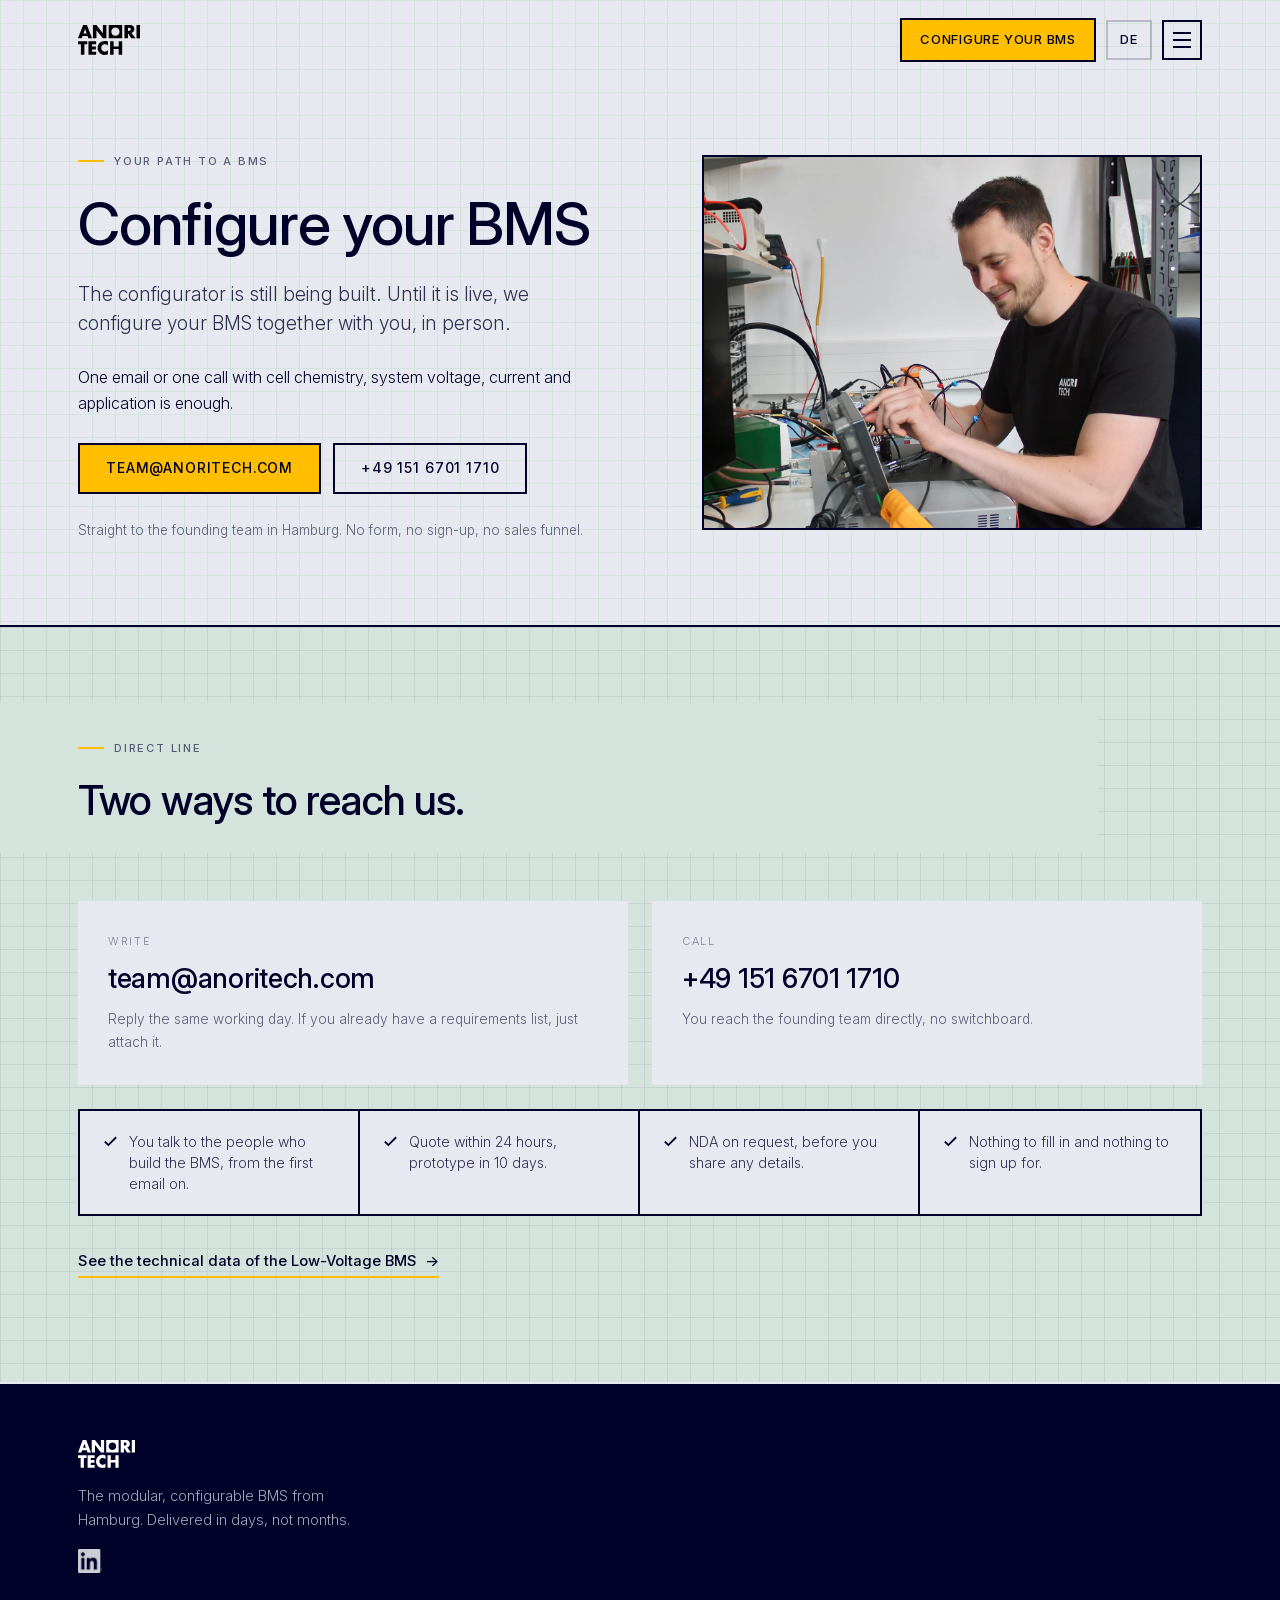
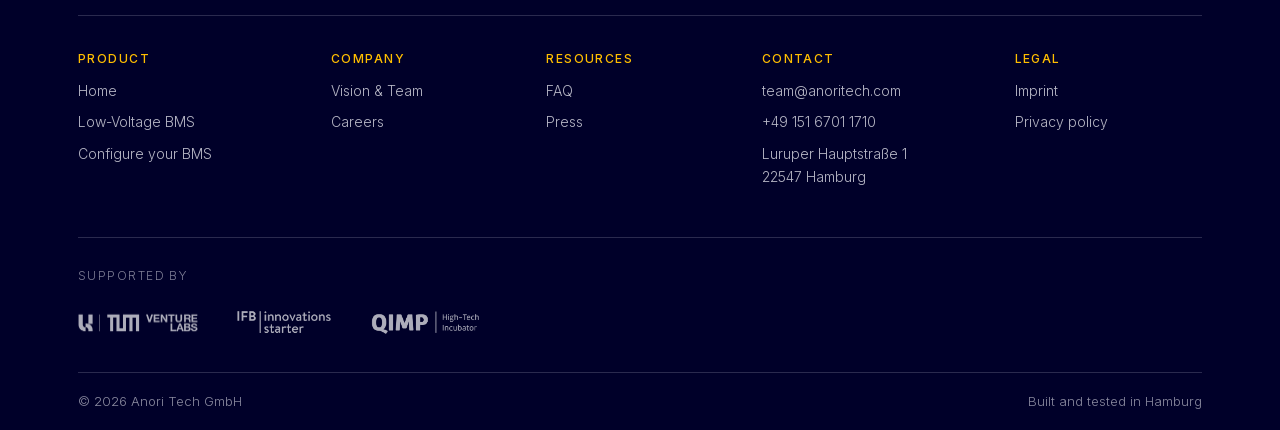
<file: en/konfigurieren.html>
<!DOCTYPE html>
<html lang="en">
<head>
<meta charset="UTF-8">
<meta name="viewport" content="width=device-width, initial-scale=1">
<title data-i18n="kf2.meta.title">Configure your BMS | Anori Tech</title>
<meta name="description" content="Tell us cell chemistry, system voltage and current. Straight to the founding team in Hamburg, no form and no sign-up." data-i18n-attr="content:kf2.meta.description">
<link rel="canonical" href="https://anoritech.com/en/konfigurieren.html">
<meta name="robots" content="index, follow, max-image-preview:large, max-snippet:-1">

<meta property="og:type" content="website">
<meta property="og:site_name" content="Anori Tech">
<meta property="og:title" content="Configure your BMS | Anori Tech" data-i18n-attr="content:kf2.meta.ogtitle">
<meta property="og:description" content="Tell us cell chemistry, system voltage and current. Straight to the founding team in Hamburg, no form and no sign-up." data-i18n-attr="content:kf2.meta.description">
<meta property="og:url" content="https://anoritech.com/en/konfigurieren.html">
<meta property="og:image" content="https://anoritech.com/assets/img/og-en-konfigurieren.jpg">
<meta property="og:image:width" content="1200">
<meta property="og:image:height" content="630">
<meta property="og:image:alt" content="An Anori engineer configuring a BMS at the test bench" data-i18n-attr="content:kf2.meta.ogalt">
<meta property="og:locale" content="en_GB">
<meta name="twitter:card" content="summary_large_image">
<meta name="twitter:image" content="https://anoritech.com/assets/img/og-en-konfigurieren.jpg">
<meta name="theme-color" content="#000029">
<link rel="apple-touch-icon" href="../assets/img/apple-touch-icon.png">

<link rel="icon" type="image/svg+xml" href="../assets/logos/anori-circlebox-blue500.svg">
<link rel="preload" href="../assets/fonts/InterVariable.woff2" as="font" type="font/woff2" crossorigin>
<link rel="stylesheet" href="../assets/fonts/inter.css">
<link rel="stylesheet" href="../assets/anori.css">
<style>
  /* Durchgehendes Raster wie auf low-voltage-bms.html */
  body {
    background-color: var(--offwhite);
    background-image:
      linear-gradient(to right, var(--lightblue) 1px, transparent 1px),
      linear-gradient(to bottom, var(--lightblue) 1px, transparent 1px);
    background-size: var(--grid) var(--grid);
  }

  /* Headerbild: Foto aus dem Labor, feste Bildhoehe, sauber beschnitten */
  .hero-visual .framed { aspect-ratio: 4/3; }
  .hero-visual .framed img { object-position: 62% 50%; }

  /* Kontaktkarten: lange Mailadresse darf umbrechen */
  .contact-card .contact-value { word-break: break-word; }

  /* Ohne JavaScript werden die Kontaktlinks nicht zusammengesetzt und haben
     dann kein href. Dann kein Klick-Cursor vorgaukeln. */
  a.btn:not([href]), a.contact-card:not([href]) { cursor: default; }

  /* Reassurance-Zeile unter den Kontaktkarten: 4 -> 2 -> 1 Spalten,
     Trennlinien werden je Breakpoint neu gesetzt, damit kein doppelter
     Rahmen an den Aussenkanten entsteht. */
  .assure {
    display: grid; grid-template-columns: repeat(4, 1fr); gap: 0;
    border: 2px solid var(--navy); background: var(--white); margin-top: 24px;
  }
  .assure div {
    padding: 20px 22px; font-size: .88rem; line-height: 1.5; color: var(--navy-80);
    border-right: 2px solid var(--navy); display: flex; gap: 10px; align-items: flex-start;
  }
  .assure div:last-child { border-right: none; }
  .assure svg { width: 17px; height: 17px; stroke: var(--navy); stroke-width: 2.6; fill: none; flex-shrink: 0; margin-top: 2px; }
  @media (max-width: 1000px) {
    .assure { grid-template-columns: repeat(2, 1fr); }
    .assure div:nth-child(2n) { border-right: none; }
    .assure div:nth-child(2n+1) { border-right: 2px solid var(--navy); }
    .assure div:nth-child(-n+2) { border-bottom: 2px solid var(--navy); }
  }
  @media (max-width: 620px) {
    .assure { grid-template-columns: 1fr; }
    .assure div { border-right: none; border-bottom: 2px solid var(--navy); }
    .assure div:last-child { border-bottom: none; }
  }
</style>

<script type="application/ld+json">
{
  "@context": "https://schema.org",
  "@type": "ContactPage",
  "name": "Configure your BMS",
  "url": "https://anoritech.com/en/konfigurieren.html",
  "mainEntity": {
    "@type": "Organization",
    "@id": "https://anoritech.com/#organization",
    "name": "Anori Tech GmbH",
    "email": "team@anoritech.com",
    "telephone": "+4915167011710",
    "address": {
      "@type": "PostalAddress",
      "streetAddress": "Luruper Hauptstraße 1",
      "postalCode": "22547",
      "addressLocality": "Hamburg",
      "addressCountry": "DE"
    }
  }
}
</script>
<script type="application/ld+json">
{
  "@context": "https://schema.org",
  "@type": "WebPage",
  "@id": "https://anoritech.com/en/konfigurieren.html#webpage",
  "url": "https://anoritech.com/en/konfigurieren.html",
  "name": "Configure your BMS",
  "isPartOf": {
    "@id": "https://anoritech.com/#website"
  },
  "about": {
    "@id": "https://anoritech.com/#organization"
  },
  "primaryImageOfPage": "https://anoritech.com/assets/img/og-en-konfigurieren.jpg",
  "inLanguage": "en-GB",
  "datePublished": "2026-08-14",
  "dateModified": "2026-08-14"
}
</script>
<link rel="alternate" hreflang="de" href="https://anoritech.com/konfigurieren.html">
<link rel="alternate" hreflang="en" href="https://anoritech.com/en/konfigurieren.html">
<link rel="alternate" hreflang="x-default" href="https://anoritech.com/konfigurieren.html">
</head>
<body>

<a class="skip-link" href="#main" data-i18n="a11y.skip">Skip to content</a>

<div class="nav-backdrop" id="nav-backdrop"></div>

<nav id="nav-menu" aria-label="Main navigation" data-i18n-attr="aria-label:nav.aria.main">
  <button class="nav-close" aria-label="Close menu" data-i18n-attr="aria-label:nav.aria.close">&times;</button>
  <div class="nav-label" data-i18n="nav.label">Menu</div>
  <a class="nav-link" href="/en/" data-i18n="nav.home">Home</a>
  <a class="nav-link" href="low-voltage-bms.html" data-i18n="nav.lv">Low-Voltage BMS</a>
  <a class="nav-link" href="vision-team.html" data-i18n="nav.vision">Vision &amp; Team</a>
  <a class="nav-link" href="https://nice-channel-658.notion.site/Careers-at-Anori-Tech-3834b6f765ee809885d5fef8bb0c7580" target="_blank" rel="noopener"><span data-i18n="nav.career">Careers</span></a>
  <div class="nav-cta"><a class="btn" href="konfigurieren.html" data-i18n="cta.configure">Configure your BMS</a></div>
  <div class="nav-meta">
    <a href="mailto:team@anoritech.com"><span>team@anoritech.com</span></a>
    <a href="tel:+4915167011710"><span>+49 151 6701 1710</span></a>
  </div>
</nav>

<header id="hdr">
  <div class="wrap hdr-inner">
    <a class="hdr-logo" href="/en/" aria-label="Anori Tech, to the homepage" data-i18n-attr="aria-label:a11y.logohome">
      <img class="logo-dark" src="../assets/logos/anori-black.svg" alt="Anori Tech" width="130" height="30" loading="eager" decoding="async">
      <img class="logo-light" src="../assets/logos/anori-white.svg" alt="Anori Tech" width="130" height="30" loading="eager" decoding="async">
    </a>
    <div class="hdr-right">
      <a class="btn btn-sm" href="konfigurieren.html" data-i18n="cta.configure2">Configure your BMS</a>
      <a class="lang-btn" href="../konfigurieren.html" hreflang="de" aria-label="Auf Deutsch umschalten">DE</a>
      <button class="burger-btn" id="burger-btn" aria-label="Open menu" data-i18n-attr="aria-label:nav.aria.open" aria-expanded="false" aria-controls="nav-menu">
        <span></span><span></span><span></span>
      </button>
    </div>
  </div>
</header>

<main id="main">

  <!-- ══════════ 1 · HERO: sofort klar, wie es weitergeht ══════════ -->
  <section class="hero">
    <div class="wrap hero-grid">
      <div>
        <span class="eyebrow" data-i18n="kf2.eyebrow">Your path to a BMS</span>
        <h1 data-i18n="kf2.h1">Configure your BMS</h1>
        <p class="lead" data-i18n="kf2.lead">The configurator is still being built. Until it is live, we configure your BMS together with you, in person.</p>
        <p style="margin-top:18px;max-width:52ch;" data-i18n="kf2.p">One email or one call with cell chemistry, system voltage, current and application is enough.</p>
        <div class="hero-btns" style="margin-top:26px;">
          <a href="mailto:team@anoritech.com?subject=BMS%20konfigurieren" class="btn"><span>team@anoritech.com</span></a>
          <a href="tel:+4915167011710" class="btn btn-ghost"><span>+49 151 6701 1710</span></a>
        </div>
        <p class="small muted" data-i18n="kf2.hero.note">Straight to the founding team in Hamburg. No form, no sign-up, no sales funnel.</p>
      </div>
      <div class="hero-visual">
        <div class="framed">
          <img src="../assets/img/header-configurator.webp" alt="An Anori engineer configuring a BMS at the test bench in the Hamburg lab" width="1600" height="1032" fetchpriority="high" loading="eager" decoding="async" data-i18n-attr="alt:alt.header-configurator">
        </div>
      </div>
    </div>
  </section>

  <!-- ══════════ 2 · KONTAKT: zwei Wege, gross und klickbar ══════════ -->
  <section class="section grid-bg-light">
    <div class="wrap">
      <div class="section-head fi">
        <span class="eyebrow" data-i18n="kf2.contact.eyebrow">Direct line</span>
        <h2 data-i18n="kf2.contact.h2">Two ways to reach us.</h2>
      </div>

      <div class="g2 fi">
        <a href="mailto:team@anoritech.com?subject=BMS%20konfigurieren" class="contact-card">
          <div class="contact-label" data-i18n="kf2.mail.label">Write</div>
          <div class="contact-value">team@anoritech.com</div>
          <div class="contact-note" data-i18n="kf2.mail.note">Reply the same working day. If you already have a requirements list, just attach it.</div>
        </a>
        <a href="tel:+4915167011710" class="contact-card">
          <div class="contact-label" data-i18n="kf2.phone.label">Call</div>
          <div class="contact-value">+49 151 6701 1710</div>
          <div class="contact-note" data-i18n="kf2.phone.note">You reach the founding team directly, no switchboard.</div>
        </a>
      </div>

      <div class="assure fi">
        <div>
          <svg viewBox="0 0 24 24" aria-hidden="true"><path d="M20 6L9 17l-5-5"/></svg>
          <span data-i18n="kf2.assure.1">You talk to the people who build the BMS, from the first email on.</span>
        </div>
        <div>
          <svg viewBox="0 0 24 24" aria-hidden="true"><path d="M20 6L9 17l-5-5"/></svg>
          <span data-i18n="kf2.assure.2">Quote within 24 hours, prototype in 10 days.</span>
        </div>
        <div>
          <svg viewBox="0 0 24 24" aria-hidden="true"><path d="M20 6L9 17l-5-5"/></svg>
          <span data-i18n="kf2.assure.3">NDA on request, before you share any details.</span>
        </div>
        <div>
          <svg viewBox="0 0 24 24" aria-hidden="true"><path d="M20 6L9 17l-5-5"/></svg>
          <span data-i18n="kf2.assure.4">Nothing to fill in and nothing to sign up for.</span>
        </div>
      </div>

      <p style="margin-top:32px;" class="fi"><a class="link-arrow" href="low-voltage-bms.html"><span data-i18n="kf2.back">See the technical data of the Low-Voltage BMS</span> <span aria-hidden="true">&rarr;</span></a></p>
    </div>
  </section>

</main>

<footer class="site">
  <div class="wrap">
    <div class="ft-top">
      <div class="ft-brand">
        <img class="ft-logo" src="../assets/logos/anori-white.svg" alt="Anori Tech" width="120" height="26" loading="lazy" decoding="async">
        <p class="ft-tagline" data-i18n="ft.tagline">The modular, configurable BMS from Hamburg. Delivered in days, not months.</p>
        <a class="ft-social" href="https://www.linkedin.com/company/anori-tech/" target="_blank" rel="noopener" aria-label="Anori Tech on LinkedIn" data-i18n-attr="aria-label:alt.linkedin-anori">
          <img src="../assets/logos/linkedin.png" alt="Anori Tech on LinkedIn" width="26" height="26" loading="lazy" decoding="async" data-i18n-attr="alt:alt.linkedin-anori">
        </a>
      </div>
    </div>

    <div class="ft-cols">
      <div class="ft-col">
        <h4 data-i18n="ft.product">Product</h4>
        <a href="/en/" data-i18n="nav.home2">Home</a>
        <a href="low-voltage-bms.html" data-i18n="nav.lv2">Low-Voltage BMS</a>
        <a href="konfigurieren.html" data-i18n="cta.configure6">Configure your BMS</a>
      </div>
      <div class="ft-col">
        <h4 data-i18n="ft.company">Company</h4>
        <a href="vision-team.html" data-i18n="nav.vision2">Vision &amp; Team</a>
        <a href="https://nice-channel-658.notion.site/Careers-at-Anori-Tech-3834b6f765ee809885d5fef8bb0c7580" target="_blank" rel="noopener"><span data-i18n="nav.career2">Careers</span></a>
      </div>
      <div class="ft-col">
        <h4 data-i18n="ft.resources">Resources</h4>
        <a href="/en/#faq" data-i18n="ft.faq">FAQ</a>
        <a href="vision-team.html#presse" data-i18n="ft.press">Press</a>
      </div>
      <div class="ft-col">
        <h4 data-i18n="ft.contact">Contact</h4>
        <a href="mailto:team@anoritech.com"><span>team@anoritech.com</span></a>
        <a href="tel:+4915167011710"><span>+49 151 6701 1710</span></a>
        <p>Luruper Hauptstraße 1<br>22547 Hamburg</p>
      </div>
      <div class="ft-col">
        <h4 data-i18n="ft.legal">Legal</h4>
        <a href="../impressum.html" data-i18n="ft.imprint">Imprint</a>
        <a href="../datenschutz.html" data-i18n="ft.privacy">Privacy policy</a>
        <button type="button" data-consent-link onclick="window.anoriOpenConsent &amp;&amp; window.anoriOpenConsent()" data-i18n="ft.cookies">Cookie settings</button>
      </div>
    </div>

    <div class="ft-support">
      <div class="ft-support-label" data-i18n="ft.supportedby">Supported by</div>
      <div class="ft-support-logos">
        <a href="https://www.tum-venture-labs.de/" target="_blank" rel="noopener"><img src="../assets/logos/tum-venture-labs.png" alt="TUM Venture Labs, Battery Startup Incubator (BaStI)" loading="lazy" width="1920" height="417" decoding="async"></a>
        <a href="https://www.ifbhh.de/" target="_blank" rel="noopener"><img src="../assets/logos/ifb-hamburg.png" alt="IFB Hamburg, InnoRampUp" loading="lazy" width="1423" height="515" decoding="async"></a>
        <img src="../assets/logos/qimp.png" alt="QIMP high-tech incubator" loading="lazy" width="1583" height="440" decoding="async" data-i18n-attr="alt:alt.qimp">
      </div>
    </div>

    <div class="ft-bottom">
      <div>&copy; <span data-year>2026</span> Anori Tech GmbH</div>
      <div data-i18n="ft.madein">Built and tested in Hamburg</div>
    </div>
  </div>
</footer>

<div id="consent" hidden role="dialog" aria-label="Cookie settings" data-i18n-attr="aria-label:consent.aria">
  <div class="wrap consent-inner">
    <p class="consent-text" data-i18n="consent.text">We would like to collect anonymised usage statistics to improve this site. This is voluntary and can be withdrawn at any time. Details in our <a href="/datenschutz.html">privacy policy</a>.</p>
    <div class="consent-actions">
      <button class="btn btn-sm" id="consent-accept" data-i18n="consent.accept">Accept</button>
      <button class="btn btn-sm btn-ghost-light" id="consent-decline" data-i18n="consent.decline">Essential only</button>
    </div>
  </div>
</div>

<script src="../assets/anori.js"></script>
</body>
</html>
</file>
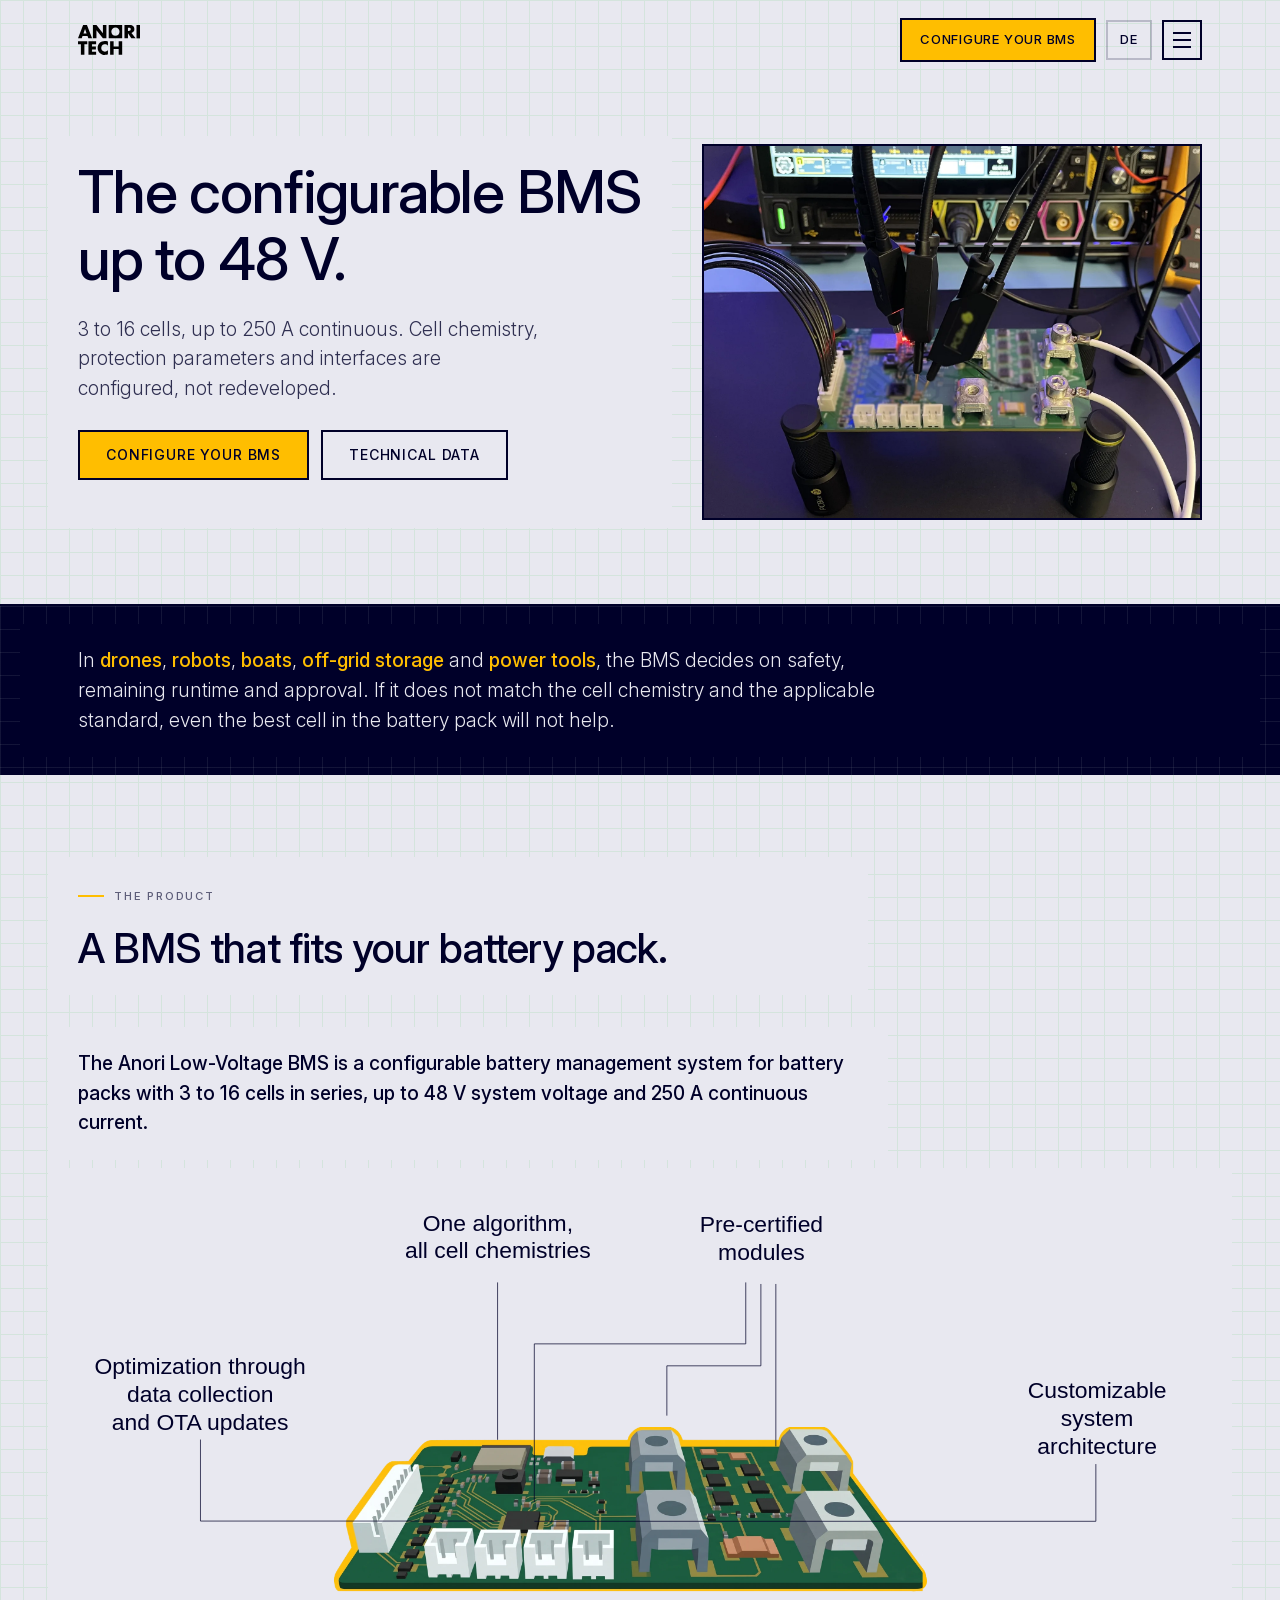
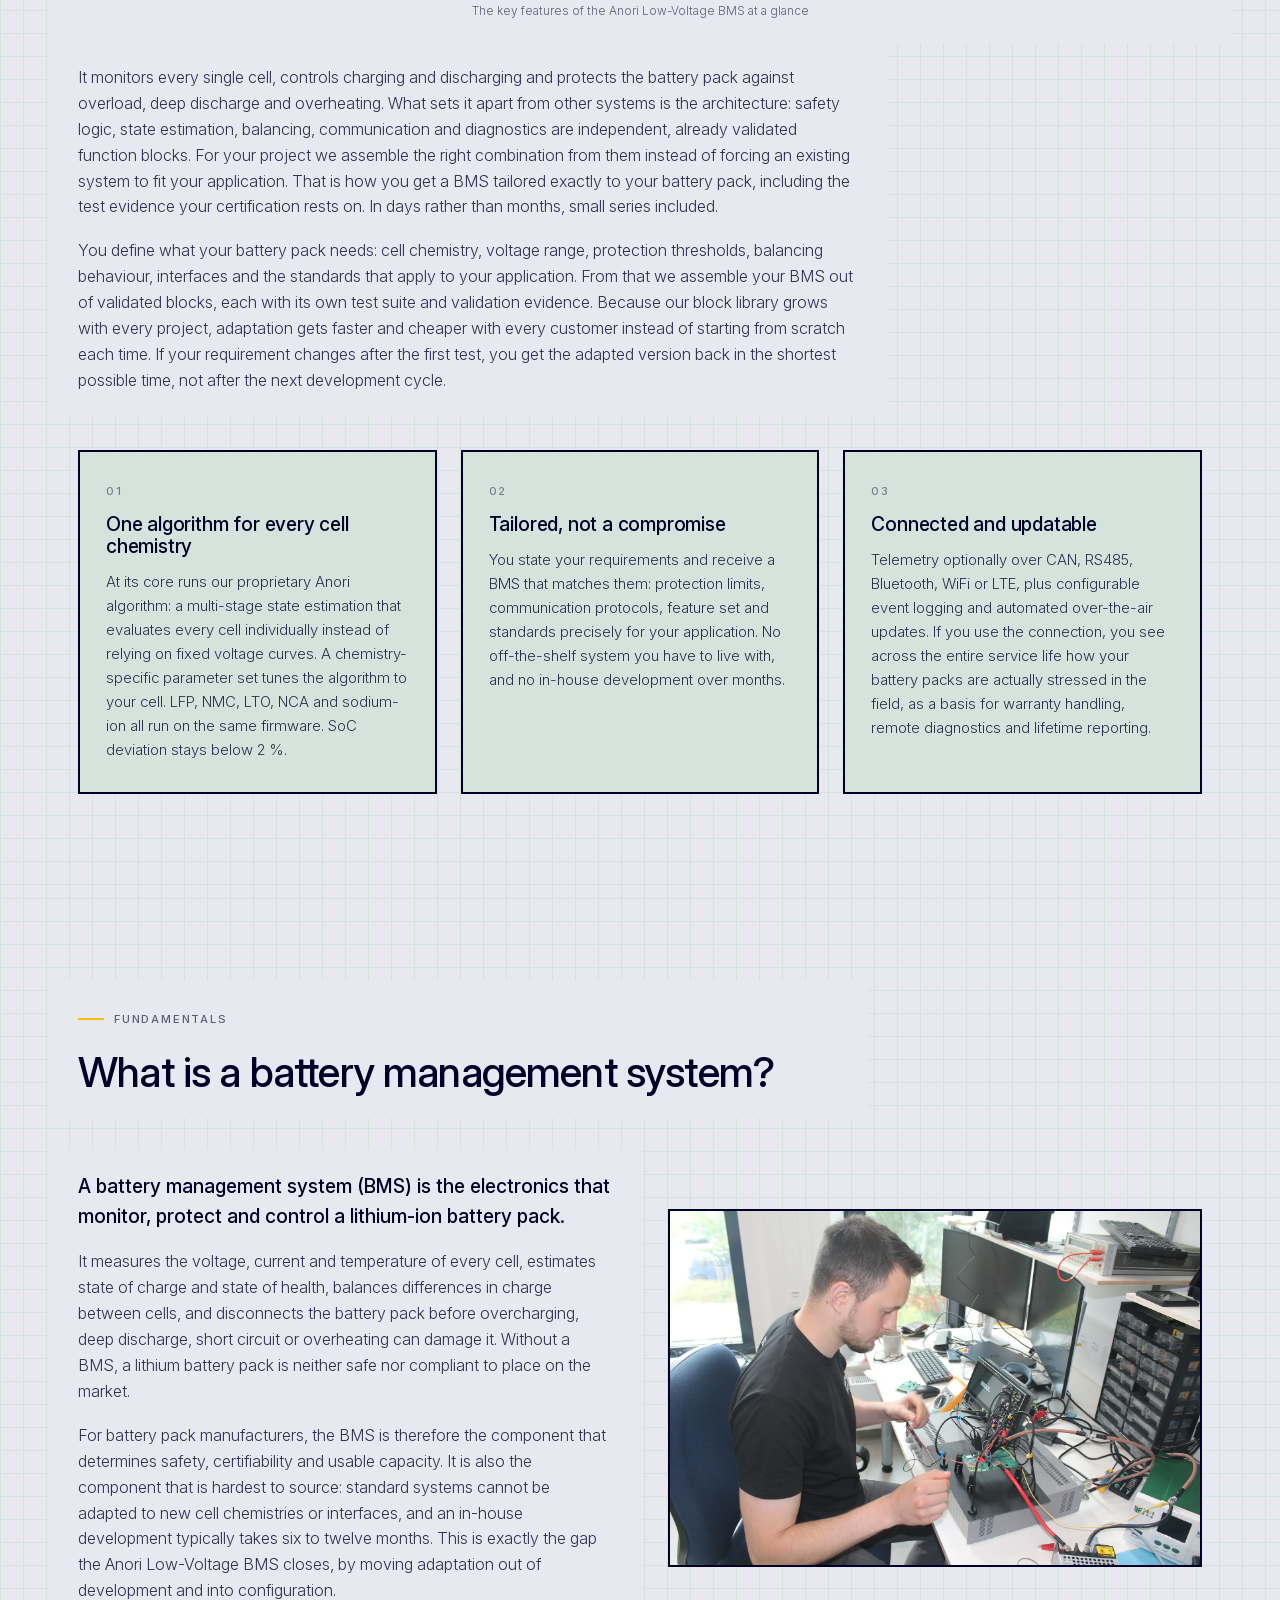
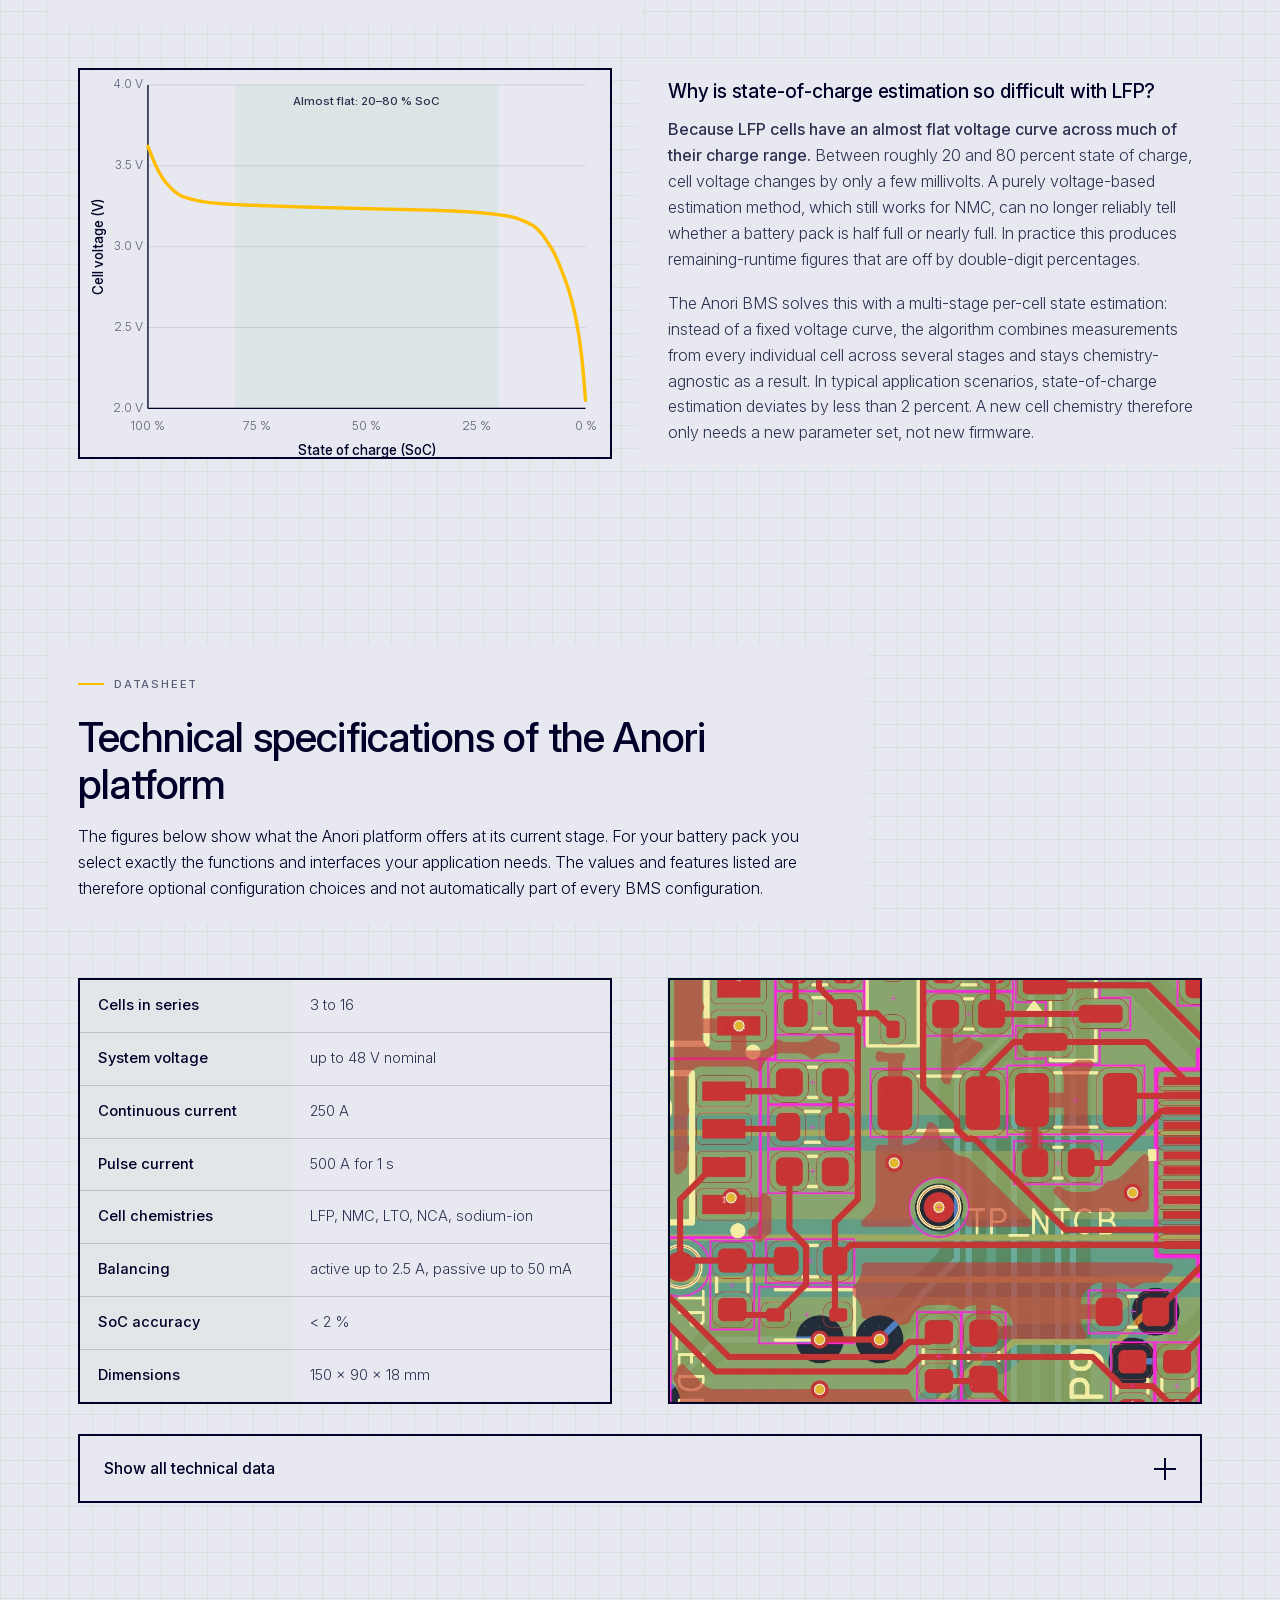
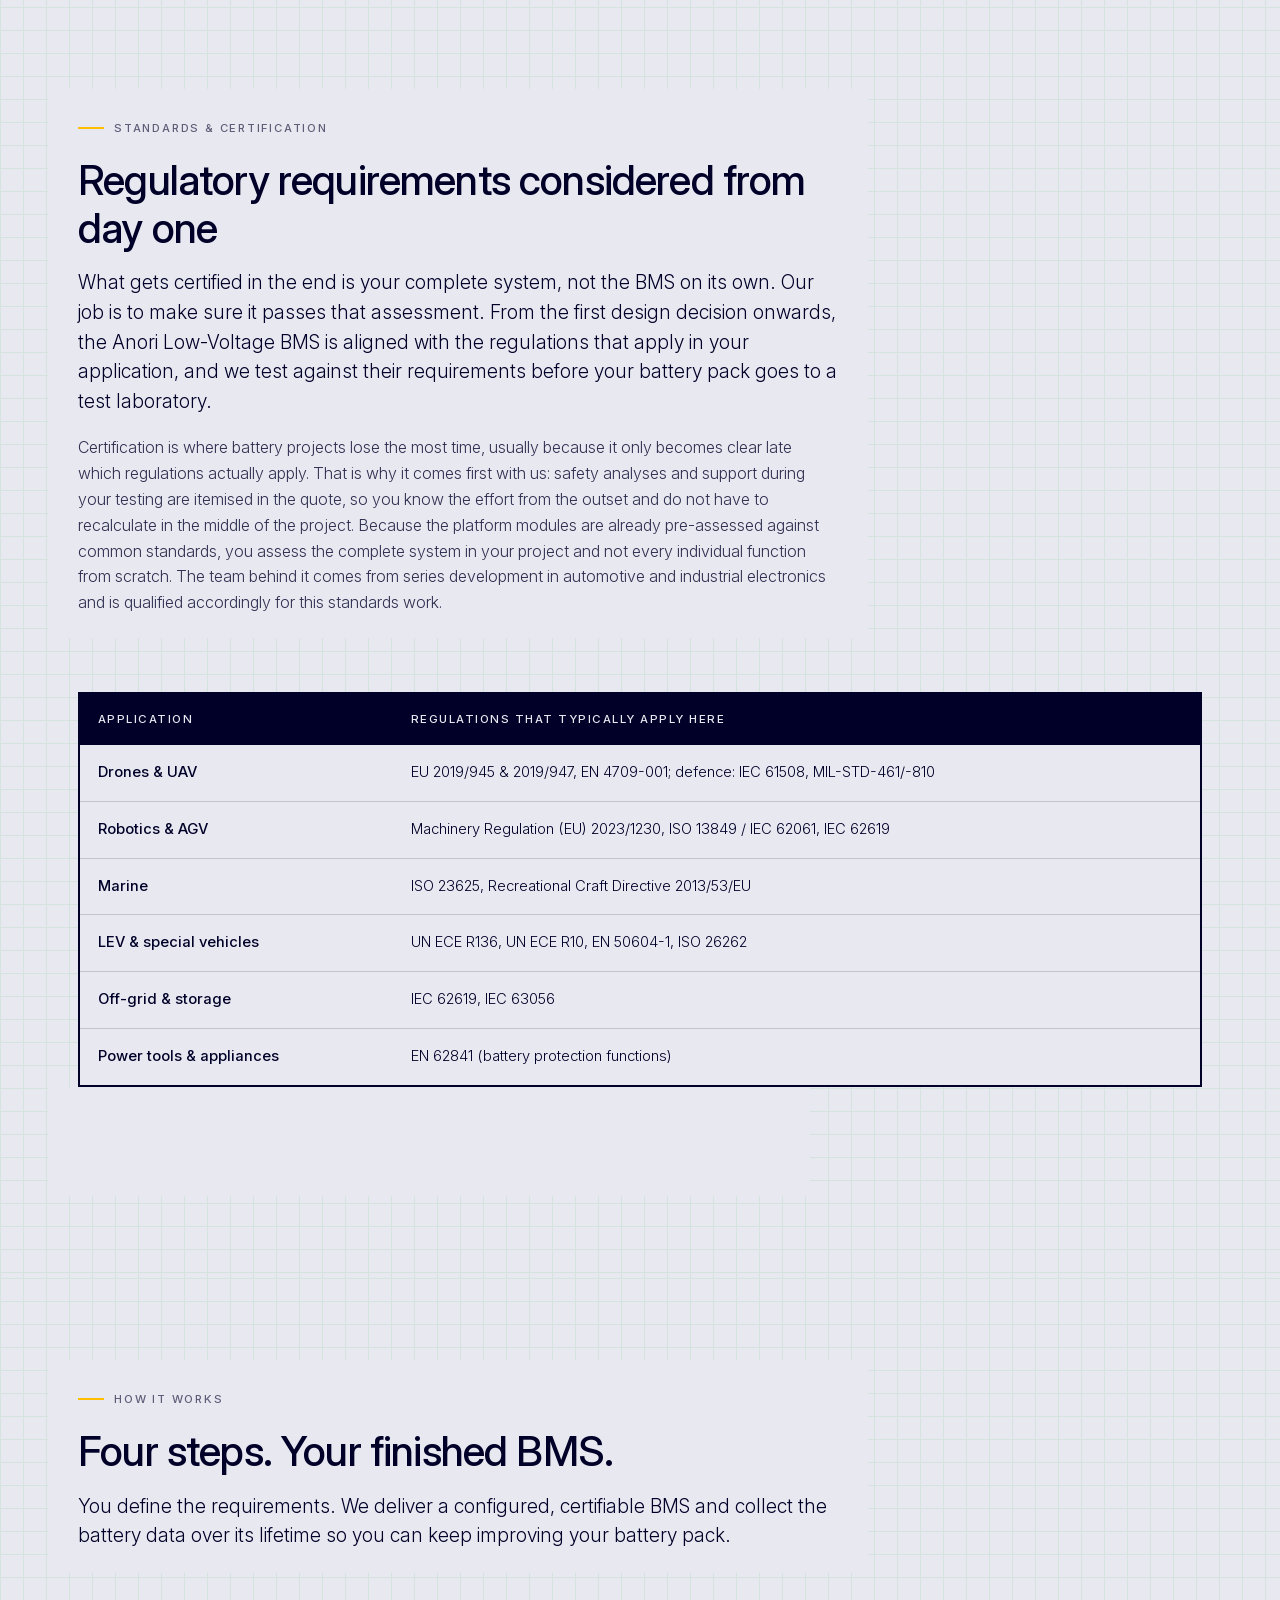
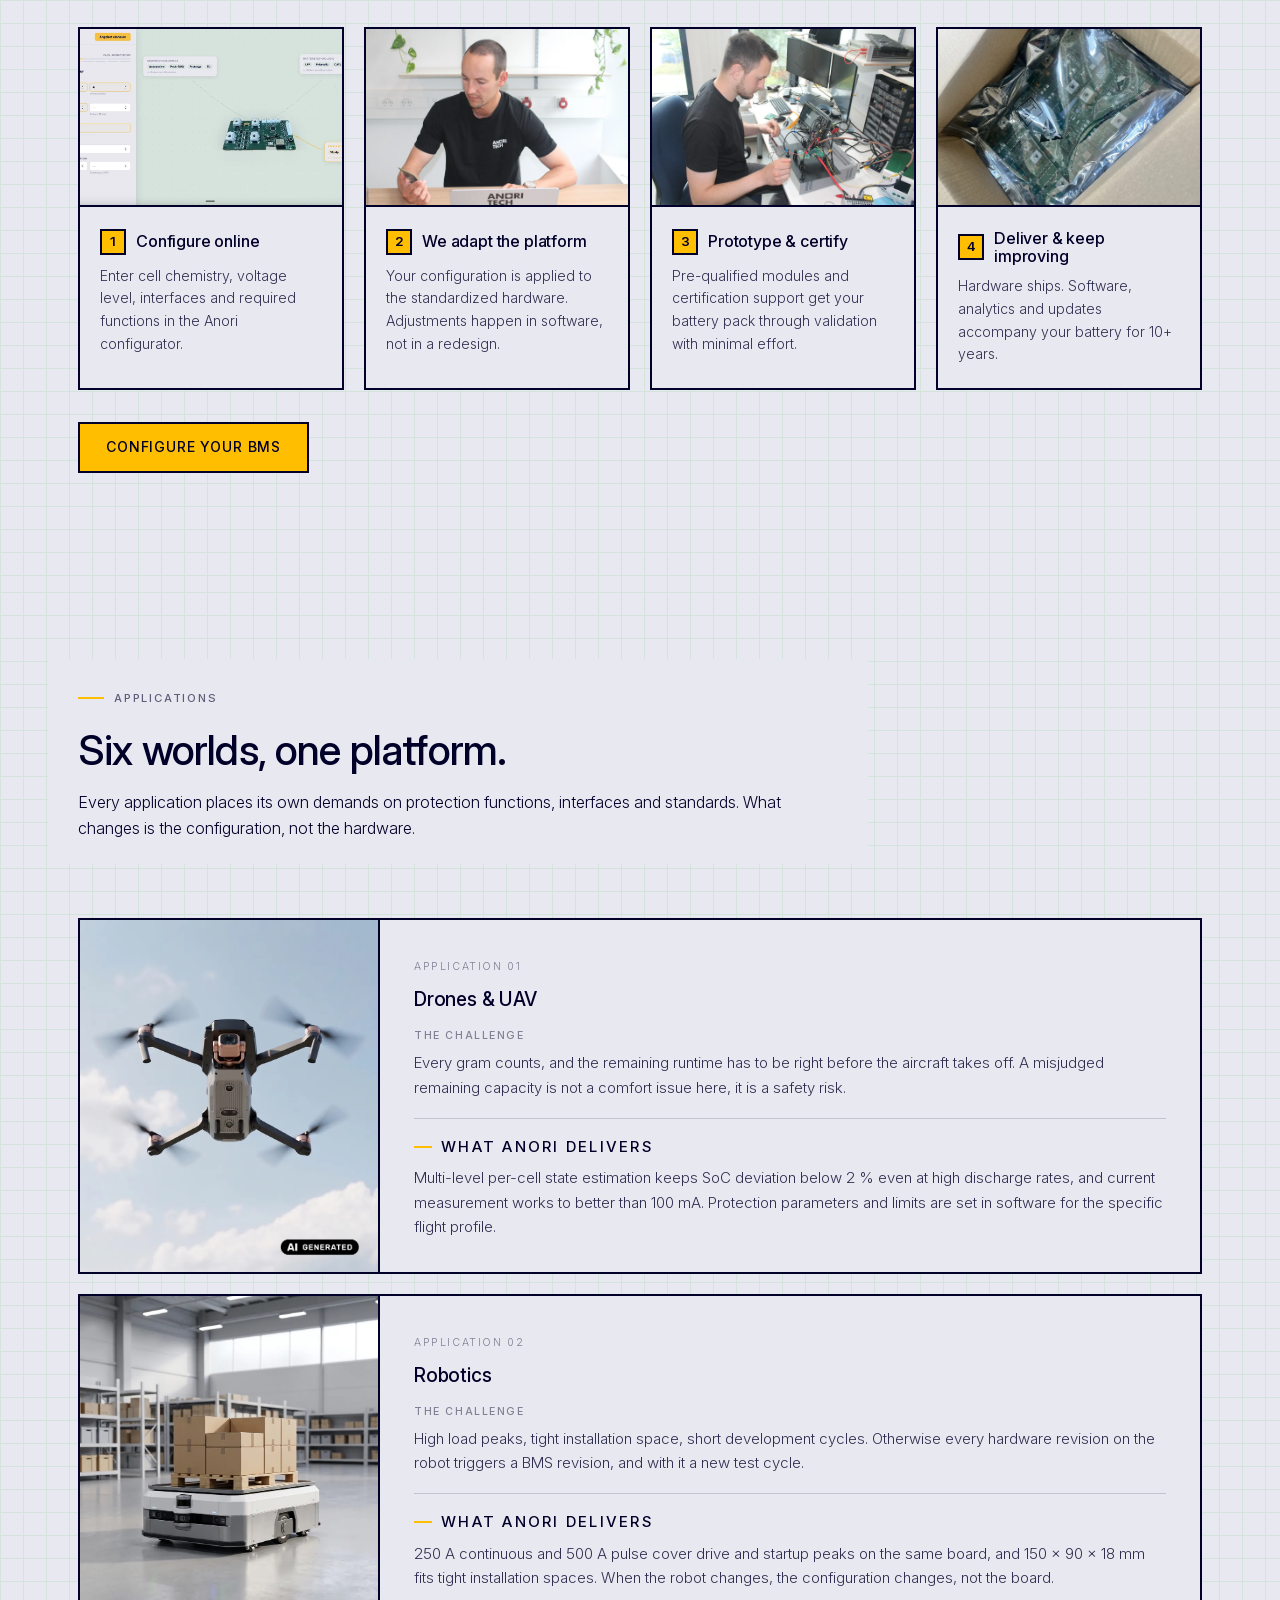
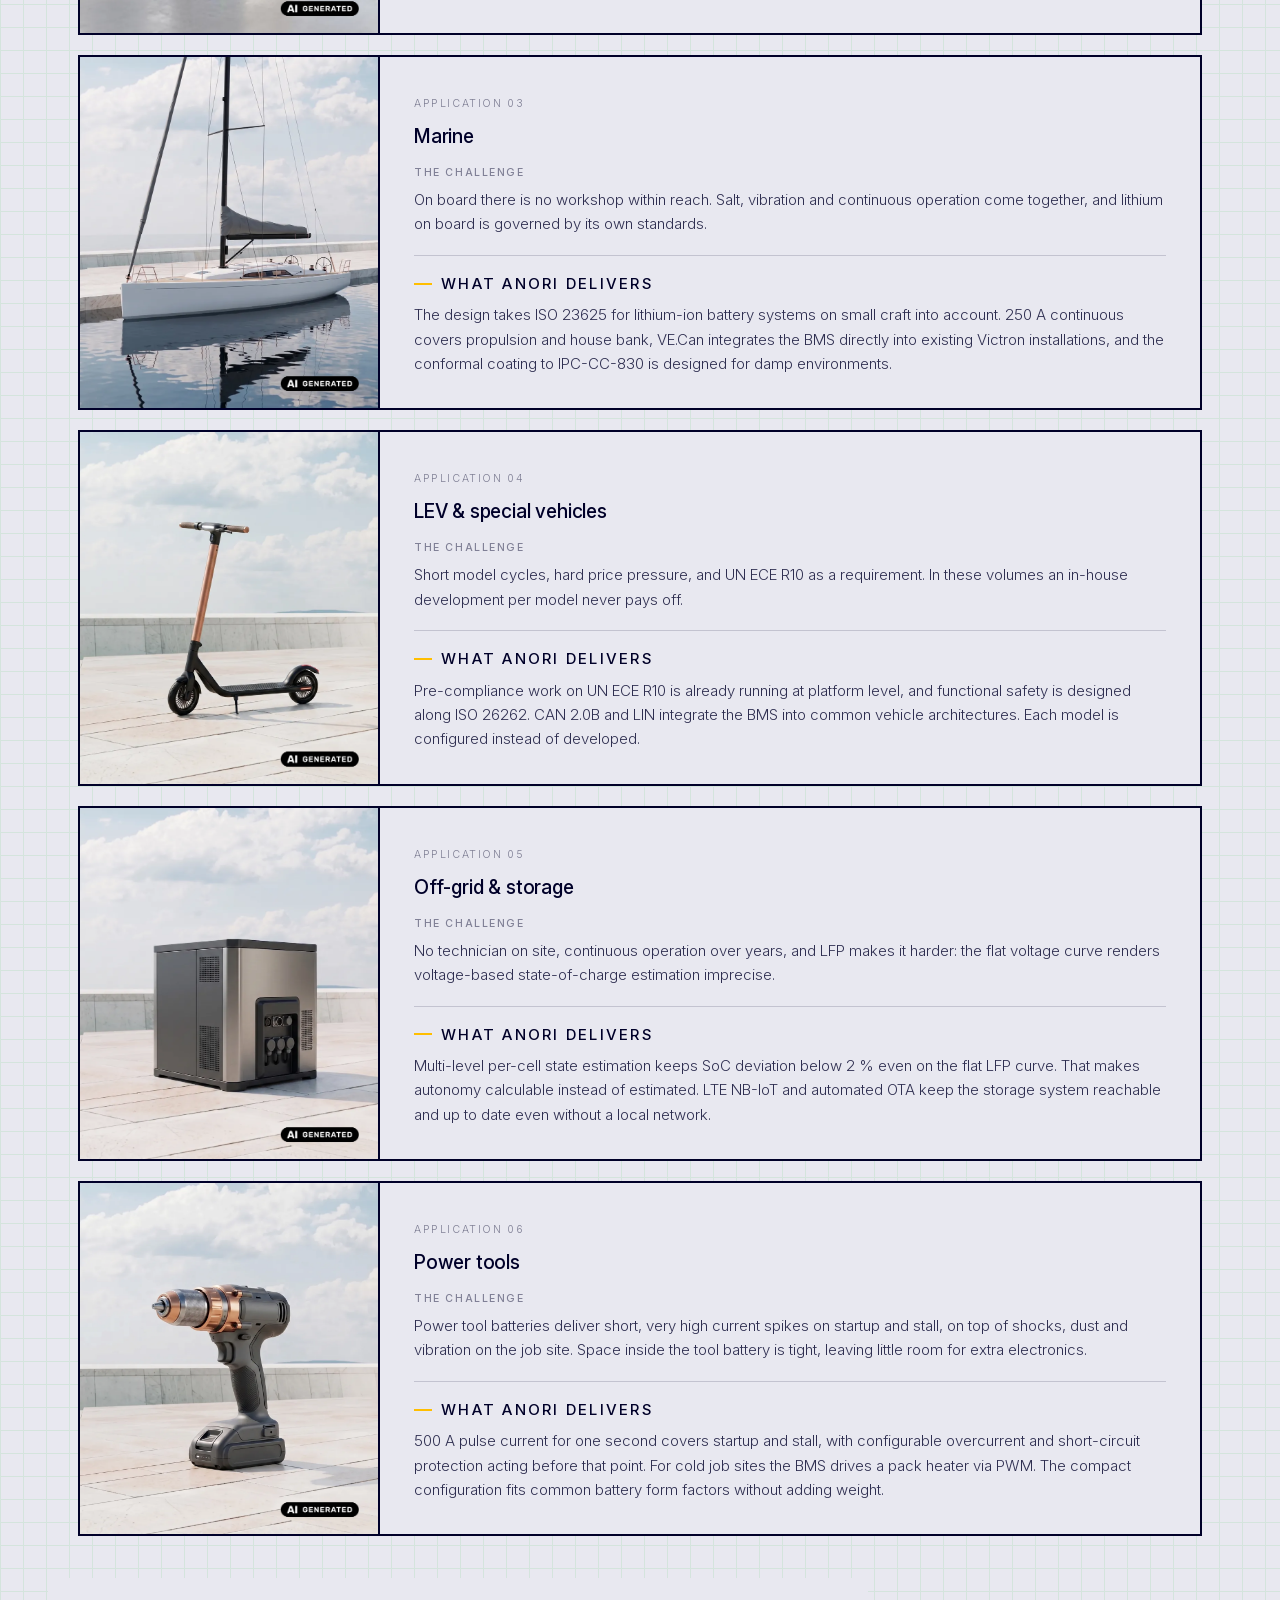
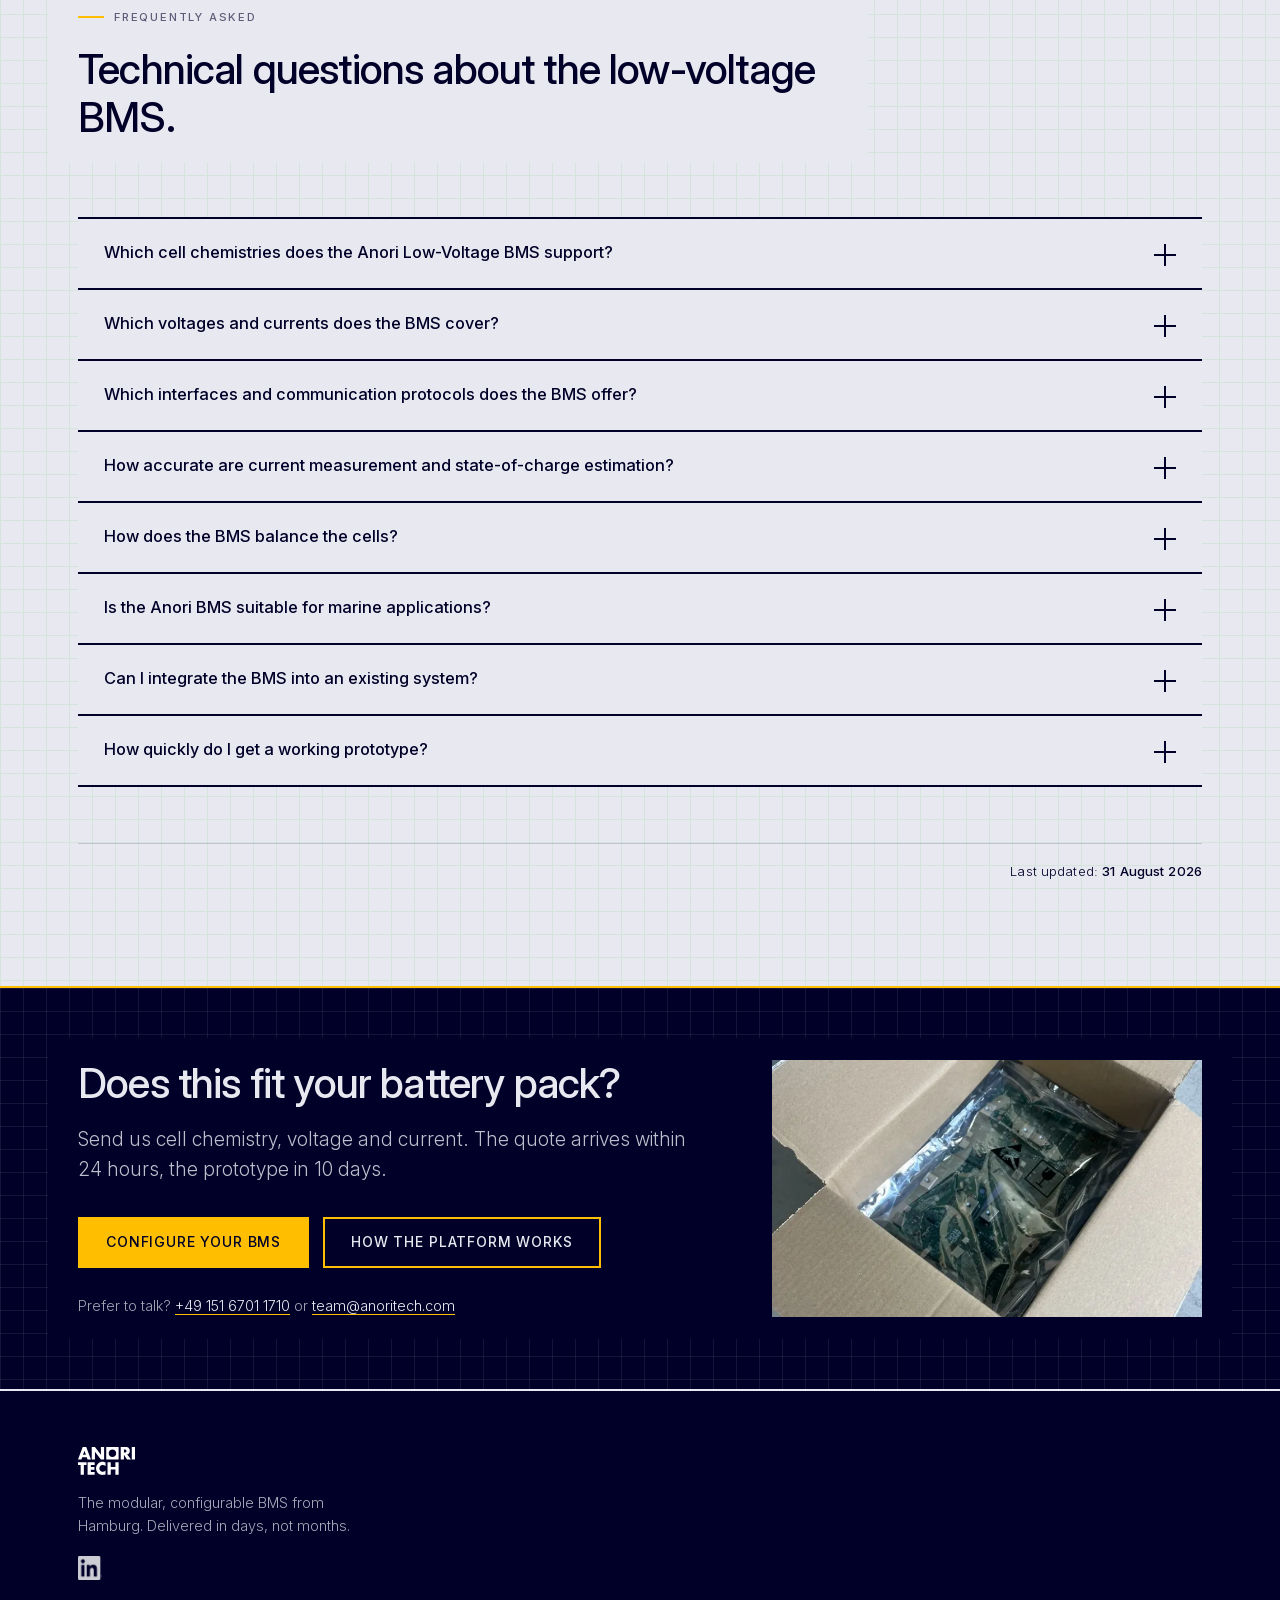
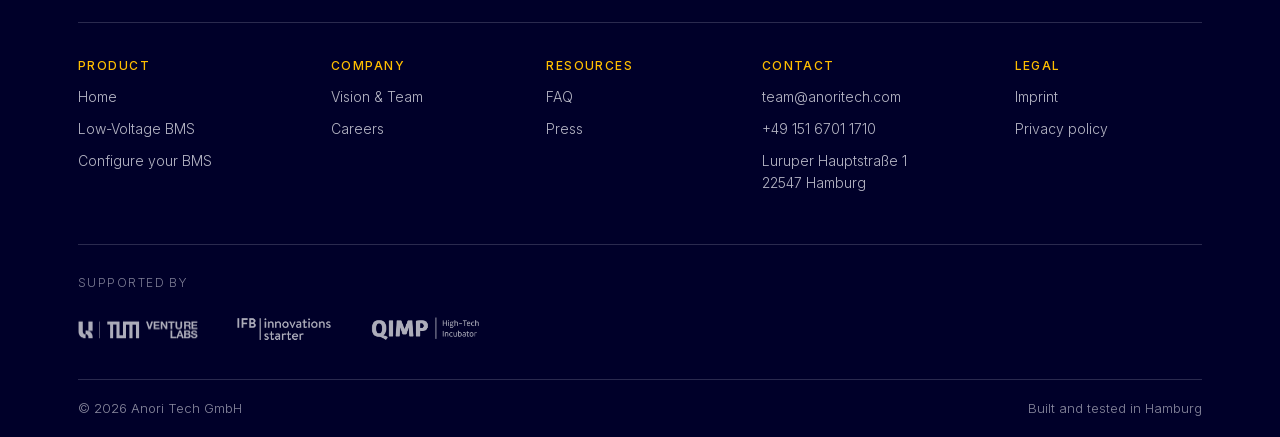
<file: en/low-voltage-bms.html>
<!DOCTYPE html>
<html lang="en">
<head>
<meta charset="UTF-8">
<meta name="viewport" content="width=device-width, initial-scale=1">
<title data-i18n="meta.lvbms.title">Low-Voltage BMS: 12V–48V, Configurable | Anori Tech</title>
<meta name="description" content="Configurable low-voltage BMS for drones, robotics, marine, LEV and off-grid. 3–16 cells, up to 48V, 250A, chemistry-agnostic. Prototype in 10 days." data-i18n-attr="content:meta.lvbms.description">
<link rel="canonical" href="https://anoritech.com/en/low-voltage-bms.html">
<meta name="robots" content="index, follow">

<meta property="og:type" content="product">
<meta property="og:site_name" content="Anori Tech">
<meta property="og:title" content="The configurable BMS up to 48 V | Anori Tech" data-i18n-attr="content:meta.lvbms.ogtitle">
<meta property="og:description" content="3 to 16 cells, up to 250 A continuous current. Configured for your cell chemistry, your interfaces, your standard." data-i18n-attr="content:meta.lvbms.ogdesc">
<meta property="og:url" content="https://anoritech.com/en/low-voltage-bms.html">
<meta property="og:image" content="https://anoritech.com/assets/img/og-en-low-voltage-bms.jpg">
<meta property="og:image:width" content="1200">
<meta property="og:image:height" content="630">
<meta property="og:image:alt" content="Anori Low-Voltage BMS against a blue sky" data-i18n-attr="content:meta.lvbms.ogalt">
<meta property="og:locale" content="en_GB">
<meta name="twitter:card" content="summary_large_image">
<meta name="twitter:image" content="https://anoritech.com/assets/img/og-en-low-voltage-bms.jpg">

<meta name="theme-color" content="#000029">
<link rel="apple-touch-icon" href="../assets/img/apple-touch-icon.png">
<link rel="icon" type="image/svg+xml" href="../assets/logos/anori-circlebox-blue500.svg">
<link rel="preload" href="../assets/fonts/InterVariable.woff2" as="font" type="font/woff2" crossorigin>
<link rel="stylesheet" href="../assets/fonts/inter.css">
<link rel="stylesheet" href="../assets/anori.css">
<style>
  /* Seiten-spezifisch: Hintergrundraster laeuft hier durchgaengig ueber die
     ganze Seite statt nur in einzelnen .grid-bg-Sektionen. Rastergroesse und
     die Off-White-statt-Weiss-Regel sind global in assets/anori.css (--grid,
     --white) definiert und muessen hier nicht mehr wiederholt werden. */
  body {
    background-color: var(--offwhite);
    background-image:
      linear-gradient(to right, var(--lightblue) 1px, transparent 1px),
      linear-gradient(to bottom, var(--lightblue) 1px, transparent 1px);
    background-size: var(--grid) var(--grid);
  }

  /* Headerbild: Foto der Platine gegen den Himmel, im Markenrahmen.
     object-fit deckelt die Hoehe, ohne das Bild zu verzerren. */
  .hero-visual img { width: 100%; height: auto; max-height: 620px; object-fit: cover; display: block; }

  /* ---------- Textbox-Regel, seitenlokale Korrektur ----------
     In anori.css legt .solid / .section-head eine einfarbige Flaeche hinter
     den Text, damit das Rasterbild nicht durch Fliesstext scheint. Die
     Flaeche geht dort ueber die volle Viewport-Breite (width:100vw). Bei
     kurzen Ueberschriften wirkt dieser Vollbreitstreifen zu lang, deshalb
     laeuft die Box hier nur um den Textblock herum, mit etwas Ueberstand.
     Bewusst nur auf dieser Seite: home, vision-team und
     konfigurieren behalten vorerst das alte Verhalten. Wenn es gefaellt,
     wandert die Regel nach anori.css und dieser Block kann weg. */
  .solid::before, .section-head::before {
    left: -30px; right: -30px; width: auto; transform: none;
    top: -22px; bottom: -22px;
  }
  @media (max-width: 640px) {
    .solid::before, .section-head::before { left: -18px; right: -18px; }
  }

  /* ---------- Stakes-Band: schmaler als eine normale Sektion ---------- */
  .stakes-band { padding: 40px 0; }
  .stakes-band .lead { margin: 0; }
  .stakes-band strong { font-weight: 500; color: var(--orange); }

  /* ---------- Produkt-Karten: hellblau, damit sie sich von den
     weissen Tabellen und Rahmen im Rest der Seite absetzen ---------- */
  .card-lightblue { background: var(--lightblue); }

  /* ---------- Prinzipgrafik ----------
     Bewusst ohne Rahmen und ueber die volle Spaltenbreite: die Grafik ist
     3579 x 1279, also sehr breit. Im halbbreiten Raster daneben waere die
     Beschriftung im Bild zu klein zum Lesen. */
  .prod-figure { margin: 52px 0 0; }
  .prod-figure img { width: 100%; height: auto; display: block; }
  .prod-figure figcaption {
    font-size: .74rem; color: var(--navy-60);
    margin-top: 10px; text-align: center;
  }

  /* ---------- Datenblatt ----------
     Oben stehen die acht Werte, nach denen zuerst gefragt wird. Der Rest
     liegt in einem <details>, damit die Sektion ruhig bleibt. Bewusst
     natives <details> statt JS-Akkordeon: der Inhalt steht so oder so im
     DOM und ist fuer Suchmaschinen und LLMs lesbar, auch zugeklappt. */
  .spec-more { margin-top: 30px; border: 2px solid var(--navy); background: var(--white); }
  .spec-more > summary {
    list-style: none; cursor: pointer;
    padding: 20px 24px;
    font-weight: 500; font-size: .98rem;
    display: flex; align-items: center; justify-content: space-between; gap: 20px;
    transition: background var(--t);
  }
  .spec-more > summary::-webkit-details-marker { display: none; }
  .spec-more > summary:hover { background: var(--lightblue); }
  .spec-more[open] > summary { border-bottom: 2px solid var(--navy); }
  .spec-more .sm-icon { flex-shrink: 0; width: 22px; height: 22px; position: relative; }
  .spec-more .sm-icon::before,
  .spec-more .sm-icon::after { content: ''; position: absolute; background: var(--navy); transition: transform var(--t); }
  .spec-more .sm-icon::before { top: 10px; left: 0; width: 22px; height: 2px; }
  .spec-more .sm-icon::after { left: 10px; top: 0; width: 2px; height: 22px; }
  .spec-more[open] .sm-icon::after { transform: scaleY(0); }
  .spec-more-body { padding: 30px 24px 32px; }

  .spec-grid { display: grid; grid-template-columns: 1fr 1fr; gap: 30px 32px; align-items: start; }
  @media (max-width: 860px) { .spec-grid { grid-template-columns: 1fr; } }
  .spec-block h3 {
    font-size: .72rem; font-weight: 500; letter-spacing: .15em; text-transform: uppercase;
    color: var(--navy-60); margin-bottom: 12px;
  }
  .spec-block .spec-table { width: 100%; }
  .spec-block .spec-table th { width: 48%; }

  /* Platzhalter fuer die Massskizze neben den Kernwerten.
     Der globale .img-placeholder ist auf kurze Versalien-Labels ausgelegt,
     hier steht ein erklaerender Merkzettel drin: also Grossbuchstaben und
     Sperrung zuruecknehmen und linksbuendig setzen. */
  .spec-figure { display: flex; }
  .spec-figure .img-placeholder {
    flex: 1; min-height: 320px;
    text-transform: none; letter-spacing: normal; text-align: left;
    font-size: .84rem; line-height: 1.5; align-items: flex-start;
  }
  .spec-figure .img-placeholder span { padding: 24px 26px; }
  .spec-figure .img-placeholder strong { color: var(--orange); font-weight: 500; letter-spacing: .1em; text-transform: uppercase; font-size: .72rem; }

  /* ---------- Normen: schlanke Liste statt sechs fetter Karten ---------- */
  .norm-list { display: grid; grid-template-columns: 1fr 1fr; gap: 0 44px; border-top: 2px solid var(--navy); }
  @media (max-width: 820px) { .norm-list { grid-template-columns: 1fr; } }
  .norm-item { border-bottom: 1px solid var(--line); padding: 22px 0 24px; }
  .norm-item .norm-code { font-size: 1.02rem; font-weight: 500; letter-spacing: -.01em; }
  .norm-item .norm-title { font-size: .76rem; letter-spacing: .04em; color: var(--navy-60); margin: 3px 0 12px; }
  .norm-item p { font-size: .89rem; line-height: 1.55; color: var(--navy-80); }

  /* ---------- Steps-Sektion (uebernommen aus home.html) ---------- */
  .steps-v2 { display: grid; grid-template-columns: repeat(4, 1fr); gap: 20px; }
  .step-v2-wrap { display: flex; flex-direction: column; }
  .step-v2-img { width: 100%; aspect-ratio: 3/2; object-fit: cover; display: block; border: 2px solid var(--navy); border-bottom: none; }
  .step-v2 { border: 2px solid var(--navy); background: var(--offwhite); padding: 22px 20px; position: relative; flex: 1; }
  .step-v2-head { display: flex; align-items: center; gap: 10px; margin-bottom: 10px; }
  .step-v2 .n { flex-shrink: 0; width: 26px; height: 26px; background: var(--orange); border: 2px solid var(--navy); display: flex; align-items: center; justify-content: center; font-weight: 600; font-size: .82rem; }
  .step-v2 h3 { font-size: 1rem; font-weight: 500; margin: 0; }
  .step-v2 p { font-size: .88rem; color: var(--navy-80); }
  @media (max-width: 860px) { .steps-v2 { grid-template-columns: 1fr 1fr; } }
  @media (max-width: 560px) { .steps-v2 { grid-template-columns: 1fr; } }

  /* ---------- Schluss-CTA: Text + Bild ----------
     Kein Rahmen, Bild per position:absolute exakt auf die Texthoehe
     zugeschnitten (gleiche Technik wie .cta-final-frame auf home.html) */
  .ctaband-grid { display: grid; grid-template-columns: 1.2fr .8fr; gap: 48px; align-items: stretch; }
  .ctaband-image { position: relative; overflow: hidden; min-height: 0; min-width: 0; }
  .ctaband-image img { position: absolute; inset: 0; width: 100%; height: 100%; object-fit: cover; display: block; }
  @media (max-width: 860px) {
    .ctaband-grid { grid-template-columns: 1fr; }
    .ctaband-image { aspect-ratio: 16/9; }
  }

  /* ---------- Use-Case-Kacheln: Abstand statt aneinandergeklebt, AI-Badge ---------- */
  .app-row + .app-row { border-top-width: 2px; margin-top: 20px; }
  .app-visual { position: relative; }
  .app-visual .ai-label {
    position: absolute; right: 8px; bottom: 8px;
    width: 34%; height: auto; border: none; display: block;
  }

  /* ---------- FAQ: keine Hover-/Open-Farbaenderung, immer blauweiss ---------- */
  .faq-q:hover, .faq-item.open .faq-q { background: var(--offwhite); }
</style>

<script type="application/ld+json">
{
  "@context": "https://schema.org",
  "@type": "Organization",
  "@id": "https://anoritech.com/#organization",
  "name": "Anori Tech GmbH",
  "url": "https://anoritech.com/",
  "logo": "https://anoritech.com/assets/logos/anori-black.svg",
  "email": "team@anoritech.com",
  "telephone": "+4915167011710",
  "address": {
    "@type": "PostalAddress",
    "streetAddress": "Luruper Hauptstraße 1",
    "postalCode": "22547",
    "addressLocality": "Hamburg",
    "addressCountry": "DE"
  },
  "sameAs": [
    "https://www.linkedin.com/company/anori-tech/"
  ]
}
</script>


<script type="application/ld+json">
{
  "@context": "https://schema.org",
  "@type": "FAQPage",
  "mainEntity": [
    {
      "@type": "Question",
      "name": "Which cell chemistries does the Anori Low-Voltage BMS support?",
      "acceptedAnswer": {
        "@type": "Answer",
        "text": "LFP, NMC, LTO, NCA and sodium-ion. The state estimation algorithm works chemistry-agnostically: it uses multi-level per-cell state estimation rather than a voltage curve fixed to one chemistry. A new cell chemistry therefore needs a new parameter set, not new firmware."
      }
    },
    {
      "@type": "Question",
      "name": "Which voltages and currents does the BMS cover?",
      "acceptedAnswer": {
        "@type": "Answer",
        "text": "3 to 16 cells in series, which covers battery packs with 12 V, 24 V and 48 V system voltage. Continuous current is 250 A, with pulses of up to 500 A for one second. Modules can be connected in parallel, and up to four modules in series."
      }
    },
    {
      "@type": "Question",
      "name": "Which interfaces and communication protocols does the BMS offer?",
      "acceptedAnswer": {
        "@type": "Answer",
        "text": "CAN 2.0B, VE.Can for Victron integration, LIN, RS485, Bluetooth Low Energy (LE 5.0), WiFi, plus LTE NB-IoT and LTE-M for connectivity without a local network. GNSS is available for location and time reference. Which interfaces are populated and enabled is defined in the configuration."
      }
    },
    {
      "@type": "Question",
      "name": "How accurate are current measurement and state-of-charge estimation?",
      "acceptedAnswer": {
        "@type": "Answer",
        "text": "Current measurement is accurate to within 100 mA, and state-of-charge estimation stays below 2 percent deviation. This is achieved with a multi-stage per-cell state estimation that remains reliable even with the flat voltage curve of LFP."
      }
    },
    {
      "@type": "Question",
      "name": "How does the BMS balance the cells?",
      "acceptedAnswer": {
        "@type": "Answer",
        "text": "Actively and passively, depending on how the battery pack is designed. Active balancing shifts charge between cells at up to 2.5 A. Passive balancing equalises through resistors at up to 50 mA."
      }
    },
    {
      "@type": "Question",
      "name": "Is the Anori BMS suitable for marine applications?",
      "acceptedAnswer": {
        "@type": "Answer",
        "text": "Yes. The BMS is configured for marine applications and designed to meet the requirements of ISO 23625 for lithium-ion battery systems on small craft. VE.Can allows it to be integrated directly into Victron installations. Conformity with ISO 23625 is in preparation."
      }
    },
    {
      "@type": "Question",
      "name": "Can I integrate the BMS into an existing system?",
      "acceptedAnswer": {
        "@type": "Answer",
        "text": "Yes. Interfaces, protocols and protection parameters are defined during configuration so that the BMS fits your system architecture. CAN 2.0B is standard; VE.Can, LIN, RS485, BLE, WiFi and LTE are added depending on the configuration."
      }
    },
    {
      "@type": "Question",
      "name": "How quickly do I get a working prototype?",
      "acceptedAnswer": {
        "@type": "Answer",
        "text": "After configuration you receive the quote within 24 hours and the prototype in 10 days. Adjustments after the first test run through the software configuration and require no new hardware cycle."
      }
    }
  ]
}
</script>
<script type="application/ld+json">
{
  "@context": "https://schema.org",
  "@type": "WebPage",
  "@id": "https://anoritech.com/en/low-voltage-bms.html#webpage",
  "url": "https://anoritech.com/en/low-voltage-bms.html",
  "name": "Low-Voltage BMS: 12V, 24V, 48V up to 250 A, configurable",
  "isPartOf": {
    "@id": "https://anoritech.com/#website"
  },
  "about": {
    "@id": "https://anoritech.com/#organization"
  },
  "primaryImageOfPage": "https://anoritech.com/assets/img/og-en-low-voltage-bms.jpg",
  "inLanguage": "en-GB",
  "datePublished": "2026-08-31",
  "dateModified": "2026-08-31"
}
</script>
<link rel="alternate" hreflang="de" href="https://anoritech.com/low-voltage-bms.html">
<link rel="alternate" hreflang="en" href="https://anoritech.com/en/low-voltage-bms.html">
<link rel="alternate" hreflang="x-default" href="https://anoritech.com/low-voltage-bms.html">
</head>
<body>

<a class="skip-link" href="#main" data-i18n="a11y.skip">Skip to content</a>

<div class="nav-backdrop" id="nav-backdrop"></div>

<nav id="nav-menu" aria-label="Main navigation" data-i18n-attr="aria-label:nav.aria.main">
  <button class="nav-close" aria-label="Close menu" data-i18n-attr="aria-label:nav.aria.close">&times;</button>
  <div class="nav-label" data-i18n="nav.label">Menu</div>
  <a class="nav-link" href="/en/" data-i18n="nav.home">Home</a>
  <a class="nav-link active" href="low-voltage-bms.html" data-i18n="nav.lv">Low-Voltage BMS</a>
  <a class="nav-link" href="vision-team.html" data-i18n="nav.vision">Vision &amp; Team</a>
  <a class="nav-link" href="https://nice-channel-658.notion.site/Careers-at-Anori-Tech-3834b6f765ee809885d5fef8bb0c7580" target="_blank" rel="noopener"><span data-i18n="nav.career">Careers</span></a>
  <div class="nav-cta"><a class="btn" href="konfigurieren.html" data-i18n="cta.configure">Configure your BMS</a></div>
  <div class="nav-meta">
    <a href="mailto:team@anoritech.com"><span>team@anoritech.com</span></a>
    <a href="tel:+4915167011710"><span>+49 151 6701 1710</span></a>
  </div>
</nav>

<header id="hdr">
  <div class="wrap hdr-inner">
    <a class="hdr-logo" href="/en/" aria-label="Anori Tech, to the homepage" data-i18n-attr="aria-label:a11y.logohome">
      <img class="logo-dark" src="../assets/logos/anori-black.svg" alt="Anori Tech" width="130" height="30" loading="eager" decoding="async">
      <img class="logo-light" src="../assets/logos/anori-white.svg" alt="Anori Tech" width="130" height="30" loading="eager" decoding="async">
    </a>
    <div class="hdr-right">
      <a class="btn btn-sm" href="konfigurieren.html" data-i18n="cta.configure2">Configure your BMS</a>
      <a class="lang-btn" href="../low-voltage-bms.html" hreflang="de" aria-label="Auf Deutsch umschalten">DE</a>
      <button class="burger-btn" id="burger-btn" aria-label="Open menu" data-i18n-attr="aria-label:nav.aria.open" aria-expanded="false" aria-controls="nav-menu">
        <span></span><span></span><span></span>
      </button>
    </div>
  </div>
</header>

<main id="main">

  <!-- ══════════ 1 · HERO ══════════ -->
  <section class="hero grid-bg">
    <div class="wrap hero-grid">
      <div class="solid">
        <h1 data-i18n="hero.h1">The configurable BMS up to 48 V.</h1>
        <p class="lead" data-i18n="hero.lead">3 to 16 cells, up to 250 A continuous. Cell chemistry, protection parameters and interfaces are configured, not redeveloped.</p>
        <div class="hero-btns">
          <a class="btn" href="konfigurieren.html" data-i18n="cta.configure3">Configure your BMS</a>
          <a class="btn btn-ghost" href="#datenblatt" data-i18n="lv.hero.btn2">Technical data</a>
        </div>
      </div>
      <div class="hero-visual framed">
        <img src="../assets/img/header_low-voltage-bms.webp" alt="Anori Low-Voltage BMS held up against a blue sky and trees, backlit" width="1600" height="1200" fetchpriority="high" loading="eager" decoding="async" data-i18n-attr="alt:alt.header-bms-blue-sky">
      </div>
    </div>
  </section>

  <!-- ══════════ 2 · STAKES ══════════ -->
  <section class="section stakes-band grid-bg-navy on-navy">
    <div class="wrap solid">
      <p class="lead" style="max-width:78ch;" data-i18n="lv.stakes">In <strong>drones</strong>, <strong>robots</strong>, <strong>boats</strong>, <strong>off-grid storage</strong> and <strong>power tools</strong>, the BMS decides on safety, remaining runtime and approval. If it does not match the cell chemistry and the applicable standard, even the best cell in the battery pack will not help.</p>
    </div>
  </section>

  <!-- ══════════ 3 · DAS PRODUKT ══════════ -->
  <section class="section anchor" id="produkt">
    <div class="wrap">
      <div class="section-head fi">
        <span class="eyebrow" data-i18n="lv.prod.eyebrow">The product</span>
        <h2 data-i18n="lv.prod.h2">A BMS that fits your battery pack.</h2>
      </div>

      <div class="fi solid" style="max-width:78ch;">
        <p class="lead" data-i18n="lv.prod.p1"><strong>The Anori Low-Voltage BMS is a configurable battery management system for battery packs with 3 to 16 cells in series, up to 48 V system voltage and 250 A continuous current.</strong></p>
      </div>

      <!-- Beschriftete Prinzipgrafik. Der Text steckt IM SVG, deshalb liegt die
           englische Fassung als eigene Datei daneben und wird per data-i18n-attr
           getauscht, genauso wie bei den Grafiken auf home.html. -->
      <figure class="prod-figure fi solid">
        <img src="../assets/img/svg/BMS-abstract-en.svg" alt="Anori Low-Voltage BMS with labelled key features: one algorithm for all cell chemistries, pre-certified modules, customizable system architecture, and optimization through data collection and OTA updates" width="3579" height="1279" loading="lazy" data-i18n-attr="src:lv.prod.svg.src,alt:lv.prod.svg.alt" decoding="async">
        <figcaption data-i18n="lv.imgcaption">The key features of the Anori Low-Voltage BMS at a glance</figcaption>
      </figure>


      <div class="fi solid" style="max-width:78ch;margin-top:44px;">
        <p style="color:var(--navy-80);" data-i18n="lv.prod.p2">It monitors every single cell, controls charging and discharging and protects the battery pack against overload, deep discharge and overheating. What sets it apart from other systems is the architecture: safety logic, state estimation, balancing, communication and diagnostics are independent, already validated function blocks. For your project we assemble the right combination from them instead of forcing an existing system to fit your application. That is how you get a BMS tailored exactly to your battery pack, including the test evidence your certification rests on. In days rather than months, small series included.</p>
        <p style="margin-top:18px;color:var(--navy-80);" data-i18n="lv.prod.p3">You define what your battery pack needs: cell chemistry, voltage range, protection thresholds, balancing behaviour, interfaces and the standards that apply to your application. From that we assemble your BMS out of validated blocks, each with its own test suite and validation evidence. Because our block library grows with every project, adaptation gets faster and cheaper with every customer instead of starting from scratch each time. If your requirement changes after the first test, you get the adapted version back in the shortest possible time, not after the next development cycle.</p>
      </div>

      <div class="g3 fi" style="margin-top:56px;">
        <div class="card card-lightblue">
          <div class="card-num">01</div>
          <h3 data-i18n="lv.prod.1.h">One algorithm for every cell chemistry</h3>
          <p data-i18n="lv.prod.1.p">At its core runs our proprietary Anori algorithm: a multi-stage state estimation that evaluates every cell individually instead of relying on fixed voltage curves. A chemistry-specific parameter set tunes the algorithm to your cell. LFP, NMC, LTO, NCA and sodium-ion all run on the same firmware. SoC deviation stays below 2 %.</p>
        </div>
        <div class="card card-lightblue">
          <div class="card-num">02</div>
          <h3 data-i18n="lv.prod.2.h">Tailored, not a compromise</h3>
          <p data-i18n="lv.prod.2.p">You state your requirements and receive a BMS that matches them: protection limits, communication protocols, feature set and standards precisely for your application. No off-the-shelf system you have to live with, and no in-house development over months.</p>
        </div>
        <div class="card card-lightblue">
          <div class="card-num">03</div>
          <h3 data-i18n="lv.prod.3.h">Connected and updatable</h3>
          <p data-i18n="lv.prod.3.p">Telemetry optionally over CAN, RS485, Bluetooth, WiFi or LTE, plus configurable event logging and automated over-the-air updates. If you use the connection, you see across the entire service life how your battery packs are actually stressed in the field, as a basis for warranty handling, remote diagnostics and lifetime reporting.</p>
        </div>
      </div>
    </div>
  </section>

  <!-- ══════════ 4 · DATENBLATT ══════════ -->

  <!-- ============================================================
       NEU (GEO): Definitionssektion.
       Zweck: die Frage "Was ist ein Batteriemanagementsystem?" wird
       sowohl bei Google als auch in ChatGPT/Perplexity sehr haeufig
       gestellt. Wer sie sauber beantwortet, wird als Quelle zitiert.
       Aufbau nach Zitierlogik: Definition in Satz 1, danach ein
       geschlossener Block von ~150 Woertern, der auch ohne den Rest
       der Seite verstaendlich ist.
       ============================================================ -->
  <section class="section grid-bg anchor" id="was-ist-ein-bms">
    <div class="wrap">
      <div class="section-head fi">
        <div class="eyebrow" data-i18n="lv.basics.eyebrow">Fundamentals</div>
        <h2 data-i18n="lv.basics.h2">What is a battery management system?</h2>
      </div>

      <!-- Erster Block: Text links, Bild rechts -->
      <div class="g-split fi" style="margin-bottom:64px;">
        <div class="solid">
          <p class="lead" data-i18n="lv.basics.p1"><strong>A battery management system (BMS) is the electronics that monitor, protect and control a lithium-ion battery pack.</strong></p>
          <p style="margin-top:18px;color:var(--navy-80);" data-i18n="lv.basics.p2">It measures the voltage, current and temperature of every cell, estimates state of charge and state of health, balances differences in charge between cells, and disconnects the battery pack before overcharging, deep discharge, short circuit or overheating can damage it. Without a BMS, a lithium battery pack is neither safe nor compliant to place on the market.</p>
          <p style="margin-top:18px;color:var(--navy-80);" data-i18n="lv.basics.p3">For battery pack manufacturers, the BMS is therefore the component that determines safety, certifiability and usable capacity. It is also the component that is hardest to source: standard systems cannot be adapted to new cell chemistries or interfaces, and an in-house development typically takes six to twelve months. This is exactly the gap the Anori Low-Voltage BMS closes, by moving adaptation out of development and into configuration.</p>
        </div>

        <div class="framed"><img src="../assets/img/stefan-looks-at-bms.webp" alt="Stefan testing the Low-Voltage BMS at the measurement bench in the Anori lab, connected to the cell stack" width="1600" height="1067" loading="lazy" decoding="async" data-i18n-attr="alt:alt.stefan-lab"></div>
      </div>

      <!-- Zweiter Block: Bild links, Text rechts -->
      <div class="g-split fi">
        <div class="framed"><svg viewBox="0 0 780 570" xmlns="http://www.w3.org/2000/svg" role="img" aria-label="Chart: cell voltage of an LFP cell across state of charge, with an almost flat curve between 20 and 80 percent" data-i18n-attr="aria-label:lv.chart.svg.alt">
          <title data-i18n="lv.chart.svg.title">Voltage curve of an LFP cell across state of charge</title>
          <rect x="228.8" y="22" width="386.4" height="476" fill="var(--lightblue)" opacity="0.55"></rect>
          <g stroke="var(--line)" stroke-width="1">
            <line x1="100" y1="22.0" x2="744" y2="22.0"></line>
            <line x1="100" y1="141.0" x2="744" y2="141.0"></line>
            <line x1="100" y1="260.0" x2="744" y2="260.0"></line>
            <line x1="100" y1="379.0" x2="744" y2="379.0"></line>
            <line x1="100" y1="498.0" x2="744" y2="498.0"></line>
          </g>
          <line x1="100" y1="22" x2="100" y2="498" stroke="var(--navy)" stroke-width="2"></line>
          <line x1="100" y1="498" x2="744" y2="498" stroke="var(--navy)" stroke-width="2"></line>
          <path d="M 744.0 486.1 L 741.3 452.4 L 738.6 423.8 L 736.0 402.9 L 733.3 385.4 L 730.6 370.2 L 727.9 357.1 L 725.2 345.5 L 722.5 335.1 L 719.9 325.9 L 717.2 317.6 L 714.5 310.0 L 711.8 302.8 L 709.1 295.9 L 706.4 289.1 L 703.8 282.6 L 701.1 276.5 L 698.4 270.8 L 695.7 265.5 L 693.0 260.9 L 690.3 256.6 L 687.6 252.5 L 685.0 248.6 L 682.3 244.8 L 679.6 241.3 L 676.9 238.1 L 674.2 235.2 L 671.5 232.6 L 668.9 230.5 L 666.2 228.7 L 663.5 227.2 L 660.8 225.8 L 658.1 224.4 L 655.5 223.2 L 652.8 222.0 L 650.1 220.9 L 647.4 219.9 L 644.7 218.9 L 642.0 218.0 L 639.4 217.2 L 636.7 216.5 L 634.0 215.9 L 631.3 215.3 L 628.6 214.9 L 625.9 214.4 L 623.2 214.0 L 620.6 213.7 L 617.9 213.3 L 615.2 212.9 L 612.5 212.6 L 609.8 212.2 L 607.1 211.9 L 604.5 211.6 L 601.8 211.3 L 599.1 211.0 L 596.4 210.8 L 593.7 210.5 L 591.0 210.3 L 588.4 210.0 L 585.7 209.8 L 583.0 209.6 L 580.3 209.4 L 577.6 209.2 L 575.0 209.0 L 572.3 208.8 L 569.6 208.6 L 566.9 208.5 L 564.2 208.3 L 561.5 208.2 L 558.9 208.0 L 556.2 207.9 L 553.5 207.8 L 550.8 207.6 L 548.1 207.5 L 545.4 207.4 L 542.8 207.3 L 540.1 207.2 L 537.4 207.1 L 534.7 207.0 L 532.0 206.9 L 529.3 206.8 L 526.6 206.7 L 524.0 206.6 L 521.3 206.5 L 518.6 206.4 L 515.9 206.4 L 513.2 206.3 L 510.5 206.2 L 507.9 206.1 L 505.2 206.1 L 502.5 206.0 L 499.8 205.9 L 497.1 205.8 L 494.5 205.8 L 491.8 205.7 L 489.1 205.6 L 486.4 205.6 L 483.7 205.5 L 481.0 205.5 L 478.4 205.4 L 475.7 205.3 L 473.0 205.3 L 470.3 205.2 L 467.6 205.2 L 464.9 205.1 L 462.2 205.0 L 459.6 205.0 L 456.9 204.9 L 454.2 204.9 L 451.5 204.8 L 448.8 204.7 L 446.1 204.7 L 443.5 204.6 L 440.8 204.6 L 438.1 204.5 L 435.4 204.4 L 432.7 204.4 L 430.0 204.3 L 427.4 204.2 L 424.7 204.1 L 422.0 204.1 L 419.3 204.0 L 416.6 203.9 L 413.9 203.9 L 411.3 203.8 L 408.6 203.7 L 405.9 203.6 L 403.2 203.6 L 400.5 203.5 L 397.9 203.4 L 395.2 203.4 L 392.5 203.3 L 389.8 203.2 L 387.1 203.2 L 384.4 203.1 L 381.8 203.0 L 379.1 203.0 L 376.4 202.9 L 373.7 202.8 L 371.0 202.8 L 368.3 202.7 L 365.6 202.6 L 363.0 202.6 L 360.3 202.5 L 357.6 202.4 L 354.9 202.3 L 352.2 202.3 L 349.6 202.2 L 346.9 202.1 L 344.2 202.1 L 341.5 202.0 L 338.8 201.9 L 336.1 201.8 L 333.4 201.8 L 330.8 201.7 L 328.1 201.6 L 325.4 201.5 L 322.7 201.5 L 320.0 201.4 L 317.4 201.3 L 314.7 201.2 L 312.0 201.1 L 309.3 201.0 L 306.6 201.0 L 303.9 200.9 L 301.2 200.8 L 298.6 200.7 L 295.9 200.6 L 293.2 200.5 L 290.5 200.4 L 287.8 200.3 L 285.1 200.2 L 282.5 200.1 L 279.8 200.0 L 277.1 199.9 L 274.4 199.8 L 271.7 199.8 L 269.1 199.7 L 266.4 199.6 L 263.7 199.5 L 261.0 199.4 L 258.3 199.3 L 255.6 199.2 L 252.9 199.1 L 250.3 199.0 L 247.6 198.8 L 244.9 198.7 L 242.2 198.6 L 239.5 198.5 L 236.8 198.4 L 234.2 198.2 L 231.5 198.1 L 228.8 198.0 L 226.1 197.8 L 223.4 197.7 L 220.8 197.5 L 218.1 197.3 L 215.4 197.2 L 212.7 197.0 L 210.0 196.8 L 207.3 196.6 L 204.7 196.4 L 202.0 196.2 L 199.3 196.0 L 196.6 195.7 L 193.9 195.5 L 191.2 195.2 L 188.6 194.9 L 185.9 194.5 L 183.2 194.1 L 180.5 193.7 L 177.8 193.2 L 175.1 192.7 L 172.4 192.2 L 169.8 191.6 L 167.1 190.9 L 164.4 190.2 L 161.7 189.5 L 159.0 188.7 L 156.3 187.9 L 153.7 187.0 L 151.0 186.0 L 148.3 184.8 L 145.6 183.3 L 142.9 181.6 L 140.2 179.5 L 137.6 177.2 L 134.9 174.7 L 132.2 172.0 L 129.5 169.1 L 126.8 166.1 L 124.2 162.8 L 121.5 159.0 L 118.8 154.6 L 116.1 149.7 L 113.4 144.4 L 110.7 138.7 L 108.0 132.6 L 105.4 126.1 L 102.7 119.4 L 100.0 112.4" fill="none" stroke="var(--orange)" stroke-width="5" stroke-linecap="round" stroke-linejoin="round"></path>
          <g fill="var(--navy-60)" font-size="18" text-anchor="end">
            <text data-i18n="lv.chart.y1" x="92" y="27.0">4.0 V</text>
            <text data-i18n="lv.chart.y2" x="92" y="146.0">3.5 V</text>
            <text data-i18n="lv.chart.y3" x="92" y="265.0">3.0 V</text>
            <text data-i18n="lv.chart.y4" x="92" y="384.0">2.5 V</text>
            <text data-i18n="lv.chart.y5" x="92" y="503.0">2.0 V</text>
          </g>
          <g fill="var(--navy-60)" font-size="18" text-anchor="middle">
            <text data-i18n="lv.chart.x1" x="100.0" y="530">100 %</text>
            <text data-i18n="lv.chart.x2" x="261.0" y="530">75 %</text>
            <text data-i18n="lv.chart.x3" x="422.0" y="530">50 %</text>
            <text data-i18n="lv.chart.x4" x="583.0" y="530">25 %</text>
            <text data-i18n="lv.chart.x5" x="744.0" y="530">0 %</text>
          </g>
          <text data-i18n="lv.chart.xaxis" x="422.0" y="566" text-anchor="middle" fill="var(--navy)" font-size="20" font-weight="500">State of charge (SoC)</text>
          <g transform="translate(34,260.0) rotate(-90)">
            <text data-i18n="lv.chart.yaxis" x="0" y="0" text-anchor="middle" fill="var(--navy)" font-size="20" font-weight="500">Cell voltage (V)</text>
          </g>
          <text data-i18n="lv.chart.band" x="422.0" y="52" text-anchor="middle" fill="var(--navy-80)" font-size="17" font-weight="500">Almost flat: 20&ndash;80 % SoC</text>
        </svg></div>

        <div class="solid">
          <h3 style="margin-bottom:14px;" data-i18n="lv.basics.h3">Why is state-of-charge estimation so difficult with LFP?</h3>
          <p style="color:var(--navy-80);" data-i18n="lv.basics.p4"><strong>Because LFP cells have an almost flat voltage curve across much of their charge range.</strong> Between roughly 20 and 80 percent state of charge, cell voltage changes by only a few millivolts. A purely voltage-based estimation method, which still works for NMC, can no longer reliably tell whether a battery pack is half full or nearly full. In practice this produces remaining-runtime figures that are off by double-digit percentages.</p>
          <p style="margin-top:18px;color:var(--navy-80);" data-i18n="lv.basics.p5">The Anori BMS solves this with a multi-stage per-cell state estimation: instead of a fixed voltage curve, the algorithm combines measurements from every individual cell across several stages and stays chemistry-agnostic as a result. In typical application scenarios, state-of-charge estimation deviates by less than 2 percent. A new cell chemistry therefore only needs a new parameter set, not new firmware.</p>
        </div>
      </div>
    </div>
  </section>

  <section class="section grid-bg anchor" id="datenblatt">
    <div class="wrap">
      <div class="section-head solid fi">
        <span class="eyebrow" data-i18n="lv.data.eyebrow">Datasheet</span>
        <h2 data-i18n="lv.data.h2">Technical specifications of the Anori platform</h2>
        <p data-i18n="lv.data.lead">The figures below show what the Anori platform offers at its current stage. For your battery pack you select exactly the functions and interfaces your application needs. The values and features listed are therefore optional configuration choices and not automatically part of every BMS configuration.</p>
      </div>

      <div class="g-split fi" style="align-items:stretch;">
        <table class="spec-table">
          <caption class="visually-hidden" style="position:absolute;left:-9999px;" data-i18n="lv.spec.caption">Key figures of the Anori Low-Voltage BMS</caption>
          <tbody>
            <tr><th scope="row" data-i18n="lv.core.1k">Cells in series</th><td data-i18n="lv.core.1v">3 to 16</td></tr>
            <tr><th scope="row" data-i18n="lv.core.2k">System voltage</th><td data-i18n="lv.core.2v">up to 48 V nominal</td></tr>
            <tr><th scope="row" data-i18n="lv.core.3k">Continuous current</th><td data-i18n="lv.core.3v">250 A</td></tr>
            <tr><th scope="row" data-i18n="lv.core.4k">Pulse current</th><td data-i18n="lv.core.4v">500 A for 1 s</td></tr>
            <tr><th scope="row" data-i18n="lv.core.5k">Cell chemistries</th><td data-i18n="lv.core.5v">LFP, NMC, LTO, NCA, sodium-ion</td></tr>
            <tr><th scope="row" data-i18n="lv.core.6k">Balancing</th><td data-i18n="lv.core.6v">active up to 2.5 A, passive up to 50 mA</td></tr>
            <tr><th scope="row" data-i18n="lv.core.7k">SoC accuracy</th><td data-i18n="lv.core.7v">&lt; 2 %</td></tr>
            <tr><th scope="row" data-i18n="lv.core.8k">Dimensions</th><td data-i18n="lv.core.8v">150 &times; 90 &times; 18 mm</td></tr>
          </tbody>
        </table>

        <div class="spec-figure">
          <div class="framed"><img src="../assets/img/bms-red.webp" alt="Technical view of the Anori Low-Voltage BMS board with its components and conductor traces" width="1175" height="753" loading="lazy" decoding="async" data-i18n-attr="alt:alt.bms-red"></div>
        </div>
      </div>

      <details class="spec-more fi">
        <summary>
          <span data-i18n="lv.data.toggle">Show all technical data</span>
          <span class="sm-icon" aria-hidden="true"></span>
        </summary>
        <div class="spec-more-body">
          <p class="small muted" style="margin:0 0 28px;max-width:78ch;" data-i18n="lv.data.optnote">Values and functions are optional and are matched to the requirements of your battery pack.</p>
          <div class="spec-grid">

            <div class="spec-block">
              <h3 data-i18n="lv.data.g1">Cells and battery pack</h3>
              <table class="spec-table">
                <tbody>
                  <tr><th scope="row" data-i18n="lv.d.1k">Cell voltage sensing</th><td data-i18n="lv.d.1v">3 to 16 channels</td></tr>
                  <tr><th scope="row" data-i18n="lv.d.2k">Parallel operation</th><td data-i18n="lv.d.2v">supported</td></tr>
                  <tr><th scope="row" data-i18n="lv.d.3k">Series operation</th><td data-i18n="lv.d.3v">up to 4 modules</td></tr>
                </tbody>
              </table>
            </div>

            <div class="spec-block">
              <h3 data-i18n="lv.data.g2">Measurement and state estimation</h3>
              <table class="spec-table">
                <tbody>
                  <tr><th scope="row" data-i18n="lv.d.4k">Current measurement accuracy</th><td data-i18n="lv.d.4v">&lt; 100 mA</td></tr>
                  <tr><th scope="row" data-i18n="lv.d.5k">Method</th><td data-i18n="lv.d.5v">multi-level per-cell state estimation, chemistry-agnostic</td></tr>
                </tbody>
              </table>
            </div>

            <div class="spec-block">
              <h3 data-i18n="lv.data.g3">Protection functions</h3>
              <table class="spec-table">
                <tbody>
                  <tr><th scope="row" data-i18n="lv.d.6k">Cell voltage</th><td data-i18n="lv.d.6v">configurable over- and undervoltage protection (OVP / UVP)</td></tr>
                  <tr><th scope="row" data-i18n="lv.d.7k">Pack voltage</th><td data-i18n="lv.d.7v">configurable over- and undervoltage protection (OVP / UVP)</td></tr>
                  <tr><th scope="row" data-i18n="lv.d.8k">Current</th><td data-i18n="lv.d.8v">configurable overcurrent and short-circuit protection (OCP / SCP)</td></tr>
                  <tr><th scope="row" data-i18n="lv.d.9k">Temperature</th><td data-i18n="lv.d.9v">configurable over- and undertemperature protection (OTP / UTP)</td></tr>
                  <tr><th scope="row" data-i18n="lv.d.10k">Heating</th><td data-i18n="lv.d.10v">PWM control up to 20 A for pack heating in cold operation</td></tr>
                </tbody>
              </table>
            </div>

            <div class="spec-block">
              <h3 data-i18n="lv.data.g4">Interfaces and connectivity</h3>
              <table class="spec-table">
                <tbody>
                  <tr><th scope="row">CAN</th><td data-i18n="lv.d.11v">CAN 2.0B</td></tr>
                  <tr><th scope="row" data-i18n="lv.d.12k">Victron integration</th><td data-i18n="lv.d.12v">VE.Can</td></tr>
                  <tr><th scope="row">LIN</th><td data-i18n="lv.d.13v">LIN bus</td></tr>
                  <tr><th scope="row">RS485</th><td data-i18n="lv.d.14v">RS485</td></tr>
                  <tr><th scope="row" data-i18n="lv.d.15k">Bluetooth</th><td data-i18n="lv.d.15v">Bluetooth Low Energy (LE 5.0)</td></tr>
                  <tr><th scope="row">WLAN</th><td data-i18n="lv.d.16v">2.4 GHz, IEEE 802.11 b/g/n</td></tr>
                  <tr><th scope="row" data-i18n="lv.d.17k">Cellular</th><td data-i18n="lv.d.17v">LTE NB-IoT / LTE-M</td></tr>
                  <tr><th scope="row" data-i18n="lv.d.18k">Location</th><td data-i18n="lv.d.18v">GNSS</td></tr>
                </tbody>
              </table>
            </div>

            <div class="spec-block">
              <h3 data-i18n="lv.data.g5">Data and software</h3>
              <table class="spec-table">
                <tbody>
                  <tr><th scope="row" data-i18n="lv.d.19k">Telemetry</th><td data-i18n="lv.d.19v">SoC, cell voltages, current, temperature, status messages</td></tr>
                  <tr><th scope="row" data-i18n="lv.d.20k">Event logging</th><td data-i18n="lv.d.20v">configurable</td></tr>
                  <tr><th scope="row" data-i18n="lv.d.21k">Updates</th><td data-i18n="lv.d.21v">automated over-the-air updates</td></tr>
                </tbody>
              </table>
            </div>

            <div class="spec-block">
              <h3 data-i18n="lv.data.g6">Mechanics and environment</h3>
              <table class="spec-table">
                <tbody>
                  <tr><th scope="row" data-i18n="lv.d.22k">Temperature range</th><td data-i18n="lv.d.22v">&minus;30 °C to +60 °C</td></tr>
                  <tr><th scope="row" data-i18n="lv.d.23k">Electronics protection</th><td data-i18n="lv.d.23v">conformal coating to IPC-CC-830</td></tr>
                  <tr><th scope="row" data-i18n="lv.d.24k">Service life</th><td data-i18n="lv.d.24v">10 years</td></tr>
                  <tr><th scope="row" data-i18n="lv.d.29k">Electrical transients</th><td data-i18n="lv.d.29v">ISO 7637-2/-3, ISO 16750-2 (load dump, reverse polarity, jump start), LV 148</td></tr>
                  <tr><th scope="row" data-i18n="lv.d.30k">ESD / burst / surge</th><td data-i18n="lv.d.30v">EN 61000-4-2 / -4-4 / -4-5</td></tr>
                </tbody>
              </table>
            </div>

            <div class="spec-block">
              <h3 data-i18n="lv.data.g7">Regulatory framework</h3>
              <table class="spec-table">
                <tbody>
                  <tr><th scope="row" data-i18n="lv.d.25k">CE conformity</th><td data-i18n="lv.d.25v">EMC, radio equipment (RED), Battery Regulation, Cyber Resilience Act</td></tr>
                  <tr><th scope="row" data-i18n="lv.d.27k">Vehicle EMC</th><td data-i18n="lv.d.27v">UN ECE R10</td></tr>
                  <tr><th scope="row" data-i18n="lv.d.28k">Functional safety</th><td data-i18n="lv.d.28v">under development to IEC 61508 (SIL 2) and ISO 26262 (ASIL C)</td></tr>
                </tbody>
              </table>
            </div>

          </div>
        </div>
      </details>
    </div>
  </section>

  <!-- ══════════ 5 · NORMEN UND ZERTIFIZIERUNG ══════════ -->
  <section class="section anchor" id="zertifizierung">
    <div class="wrap">
      <div class="section-head fi">
        <span class="eyebrow" data-i18n="lv.cert.eyebrow">Standards &amp; certification</span>
        <h2 data-i18n="lv.cert.h2">Regulatory requirements considered from day one</h2>
        <p class="lead" data-i18n="lv.cert.p1">What gets certified in the end is your complete system, not the BMS on its own. Our job is to make sure it passes that assessment. From the first design decision onwards, the Anori Low-Voltage BMS is aligned with the regulations that apply in your application, and we test against their requirements before your battery pack goes to a test laboratory.</p>
        <p style="margin-top:18px;color:var(--navy-80);" data-i18n="lv.cert.p2">Certification is where battery projects lose the most time, usually because it only becomes clear late which regulations actually apply. That is why it comes first with us: safety analyses and support during your testing are itemised in the quote, so you know the effort from the outset and do not have to recalculate in the middle of the project. Because the platform modules are already pre-assessed against common standards, you assess the complete system in your project and not every individual function from scratch. The team behind it comes from series development in automotive and industrial electronics and is qualified accordingly for this standards work.</p>
      </div>

      <table class="status-table fi">
        <thead>
          <tr>
            <th scope="col" data-i18n="lv.cert.col1">Application</th>
            <th scope="col" data-i18n="lv.cert.col2">Regulations that typically apply here</th>
          </tr>
        </thead>
        <tbody>
          <tr>
            <th scope="row" data-i18n="lv.cert.a1">Drones &amp; UAV</th>
            <td data-i18n="lv.cert.n1">EU 2019/945 &amp; 2019/947, EN 4709-001; defence: IEC 61508, MIL-STD-461/-810</td>
          </tr>
          <tr>
            <th scope="row" data-i18n="lv.cert.a2">Robotics &amp; AGV</th>
            <td data-i18n="lv.cert.n2">Machinery Regulation (EU) 2023/1230, ISO 13849 / IEC 62061, IEC 62619</td>
          </tr>
          <tr>
            <th scope="row" data-i18n="lv.cert.a3">Marine</th>
            <td data-i18n="lv.cert.n3">ISO 23625, Recreational Craft Directive 2013/53/EU</td>
          </tr>
          <tr>
            <th scope="row" data-i18n="lv.cert.a4">LEV &amp; special vehicles</th>
            <td data-i18n="lv.cert.n4">UN ECE R136, UN ECE R10, EN 50604-1, ISO 26262</td>
          </tr>
          <tr>
            <th scope="row" data-i18n="lv.cert.a5">Off-grid &amp; storage</th>
            <td data-i18n="lv.cert.n5">IEC 62619, IEC 63056</td>
          </tr>
          <tr>
            <th scope="row" data-i18n="lv.cert.a6">Power tools &amp; appliances</th>
            <td data-i18n="lv.cert.n6">EN 62841 (battery protection functions)</td>
          </tr>
        </tbody>
      </table>

      <p class="small muted fi solid" style="margin-top:22px;max-width:78ch;" data-i18n="lv.cert.tablenote">Status: July 2026. This mapping is the starting point, not the answer. For your specific battery pack it depends on where it is installed and who places it on the market. That is exactly what we clarify at the start of a project, not at the end.</p>
    </div>
  </section>

  <!-- ══════════ 6 · PLAN ══════════ -->
  <section class="section grid-bg">
    <div class="wrap">
      <div class="section-head solid fi">
        <span class="eyebrow" data-i18n="plan.eyebrow">How it works</span>
        <h2 data-i18n="plan.h2">Four steps. Your finished BMS.</h2>
        <p class="lead" data-i18n="plan.lead">You define the requirements. We deliver a configured, certifiable BMS and collect the battery data over its lifetime so you can keep improving your battery pack.</p>
      </div>
      <div class="steps-v2 fi">
        <div class="step-v2-wrap">
          <img class="step-v2-img" src="../assets/img/step1_Konfigurator.webp" alt="Step 1: enter cell chemistry, voltage and interfaces in the Anori configurator" loading="lazy" width="1200" height="639" decoding="async" data-i18n-attr="alt:alt.step1-konfigurator">
          <div class="step-v2">
            <div class="step-v2-head">
              <div class="n">1</div>
              <h3 data-i18n="plan.1.h">Configure online</h3>
            </div>
            <p data-i18n="plan.1.p">Enter cell chemistry, voltage level, interfaces and required functions in the Anori configurator.</p>
          </div>
        </div>
        <div class="step-v2-wrap">
          <img class="step-v2-img" src="../assets/img/step2_adaption.webp" alt="Step 2: Anori adapts the standardised BMS platform to the configuration" loading="lazy" width="1200" height="800" decoding="async" data-i18n-attr="alt:alt.step2-adaption">
          <div class="step-v2">
            <div class="step-v2-head">
              <div class="n">2</div>
              <h3 data-i18n="plan.2.h">We adapt the platform</h3>
            </div>
            <p data-i18n="plan.2.p">Your configuration is applied to the standardized hardware. Adjustments happen in software, not in a redesign.</p>
          </div>
        </div>
        <div class="step-v2-wrap">
          <img class="step-v2-img" src="../assets/img/step3_prototyp.webp" alt="Step 3: BMS prototype under test in the Anori lab, preparing for certification" loading="lazy" width="1200" height="800" decoding="async" data-i18n-attr="alt:alt.step3-prototyp">
          <div class="step-v2">
            <div class="step-v2-head">
              <div class="n">3</div>
              <h3 data-i18n="plan.3.h">Prototype &amp; certify</h3>
            </div>
            <p data-i18n="plan.3.p">Pre-qualified modules and certification support get your battery pack through validation with minimal effort.</p>
          </div>
        </div>
        <div class="step-v2-wrap">
          <img class="step-v2-img" src="../assets/img/step4_deliver2.webp" alt="Step 4: the finished Anori BMS is delivered and improved further in the field" loading="lazy" width="1200" height="900" decoding="async" data-i18n-attr="alt:alt.step4-deliver2">
          <div class="step-v2">
            <div class="step-v2-head">
              <div class="n">4</div>
              <h3 data-i18n="plan.4.h">Deliver &amp; keep improving</h3>
            </div>
            <p data-i18n="plan.4.p">Hardware ships. Software, analytics and updates accompany your battery for 10+ years.</p>
          </div>
        </div>
      </div>
      <p style="margin-top:32px;" class="fi"><a class="btn" href="konfigurieren.html" data-i18n="cta.configure4">Configure your BMS</a></p>
    </div>
  </section>

  <!-- ══════════ 7 · ANWENDUNGEN ══════════ -->
  <section class="section anchor" id="anwendungen">
    <div class="wrap">
      <div class="section-head fi">
        <span class="eyebrow" data-i18n="lv.apps.eyebrow">Applications</span>
        <h2 data-i18n="lv.apps.h2">Six worlds, one platform.</h2>
        <p data-i18n="lv.apps.lead">Every application places its own demands on protection functions, interfaces and standards. What changes is the configuration, not the hardware.</p>
      </div>

      <div class="fi">
        <!-- Drohnen -->
        <article class="app-row" id="drohnen">
          <div class="app-visual framed"><img src="../assets/img/case-drohnen.webp" alt="Drone in flight, an application for the Anori Low-Voltage BMS in drones and UAVs" width="900" height="1019" loading="lazy" decoding="async" data-i18n-attr="alt:alt.case-drohnen"><img class="ai-label" src="../assets/img/EU-LABEL_AI_GENERATED_black.svg.webp" alt="AI-generated image" width="960" height="305" loading="lazy" decoding="async" data-i18n-attr="alt:alt.ai-label"></div>
          <div class="app-body">
            <span class="app-tag" data-i18n="lv.app.1.tag">Application 01</span>
            <h3 data-i18n="lv.app.1.h">Drones &amp; UAV</h3>
            <p class="app-label" data-i18n="lv.label.challenge">The challenge</p>
            <p class="app-pain" data-i18n="lv.app.1.pain">Every gram counts, and the remaining runtime has to be right before the aircraft takes off. A misjudged remaining capacity is not a comfort issue here, it is a safety risk.</p>
            <div class="app-fit">
              <p class="app-label" data-i18n="lv.label.answer">What Anori delivers</p>
              <p data-i18n="lv.app.1.fit">Multi-level per-cell state estimation keeps SoC deviation below 2 % even at high discharge rates, and current measurement works to better than 100 mA. Protection parameters and limits are set in software for the specific flight profile.</p>
            </div>
          </div>
        </article>

        <!-- Robotik -->
        <article class="app-row" id="robotik">
          <div class="app-visual framed"><img src="../assets/img/case-robotik.webp" alt="Autonomous transport robot in a warehouse, an application for the Anori Low-Voltage BMS in robotics" width="900" height="1019" loading="lazy" decoding="async" data-i18n-attr="alt:alt.case-robotik"><img class="ai-label" src="../assets/img/EU-LABEL_AI_GENERATED_black.svg.webp" alt="AI-generated image" width="960" height="305" loading="lazy" decoding="async" data-i18n-attr="alt:alt.ai-label"></div>
          <div class="app-body">
            <span class="app-tag" data-i18n="lv.app.2.tag">Application 02</span>
            <h3 data-i18n="lv.app.2.h">Robotics</h3>
            <p class="app-label" data-i18n="lv.label.challenge">The challenge</p>
            <p class="app-pain" data-i18n="lv.app.2.pain">High load peaks, tight installation space, short development cycles. Otherwise every hardware revision on the robot triggers a BMS revision, and with it a new test cycle.</p>
            <div class="app-fit">
              <p class="app-label" data-i18n="lv.label.answer">What Anori delivers</p>
              <p data-i18n="lv.app.2.fit">250 A continuous and 500 A pulse cover drive and startup peaks on the same board, and 150 × 90 × 18 mm fits tight installation spaces. When the robot changes, the configuration changes, not the board.</p>
            </div>
          </div>
        </article>

        <!-- Marine -->
        <article class="app-row" id="marine">
          <div class="app-visual framed"><img src="../assets/img/case-marine.webp" alt="Sailing yacht in a harbour, an application for the Anori Low-Voltage BMS in marine use" width="900" height="1019" loading="lazy" decoding="async" data-i18n-attr="alt:alt.case-marine"><img class="ai-label" src="../assets/img/EU-LABEL_AI_GENERATED_black.svg.webp" alt="AI-generated image" width="960" height="305" loading="lazy" decoding="async" data-i18n-attr="alt:alt.ai-label"></div>
          <div class="app-body">
            <span class="app-tag" data-i18n="lv.app.3.tag">Application 03</span>
            <h3 data-i18n="lv.app.3.h">Marine</h3>
            <p class="app-label" data-i18n="lv.label.challenge">The challenge</p>
            <p class="app-pain" data-i18n="lv.app.3.pain">On board there is no workshop within reach. Salt, vibration and continuous operation come together, and lithium on board is governed by its own standards.</p>
            <div class="app-fit">
              <p class="app-label" data-i18n="lv.label.answer">What Anori delivers</p>
              <p data-i18n="lv.app.3.fit">The design takes ISO 23625 for lithium-ion battery systems on small craft into account. 250 A continuous covers propulsion and house bank, VE.Can integrates the BMS directly into existing Victron installations, and the conformal coating to IPC-CC-830 is designed for damp environments.</p>
            </div>
          </div>
        </article>

        <!-- LEV -->
        <article class="app-row" id="lev">
          <div class="app-visual framed"><img src="../assets/img/case-lev.webp" alt="E-scooter, an application for the Anori Low-Voltage BMS in light electric vehicles" width="900" height="1019" loading="lazy" decoding="async" data-i18n-attr="alt:alt.case-lev"><img class="ai-label" src="../assets/img/EU-LABEL_AI_GENERATED_black.svg.webp" alt="AI-generated image" width="960" height="305" loading="lazy" decoding="async" data-i18n-attr="alt:alt.ai-label"></div>
          <div class="app-body">
            <span class="app-tag" data-i18n="lv.app.4.tag">Application 04</span>
            <h3 data-i18n="lv.app.4.h">LEV &amp; special vehicles</h3>
            <p class="app-label" data-i18n="lv.label.challenge">The challenge</p>
            <p class="app-pain" data-i18n="lv.app.4.pain">Short model cycles, hard price pressure, and UN ECE R10 as a requirement. In these volumes an in-house development per model never pays off.</p>
            <div class="app-fit">
              <p class="app-label" data-i18n="lv.label.answer">What Anori delivers</p>
              <p data-i18n="lv.app.4.fit">Pre-compliance work on UN ECE R10 is already running at platform level, and functional safety is designed along ISO 26262. CAN 2.0B and LIN integrate the BMS into common vehicle architectures. Each model is configured instead of developed.</p>
            </div>
          </div>
        </article>

        <!-- Off-Grid -->
        <article class="app-row" id="off-grid">
          <div class="app-visual framed"><img src="../assets/img/case-off-grid.webp" alt="Mobile energy storage unit outdoors, an application for the Anori Low-Voltage BMS in off-grid storage" width="900" height="1019" loading="lazy" decoding="async" data-i18n-attr="alt:alt.case-off-grid"><img class="ai-label" src="../assets/img/EU-LABEL_AI_GENERATED_black.svg.webp" alt="AI-generated image" width="960" height="305" loading="lazy" decoding="async" data-i18n-attr="alt:alt.ai-label"></div>
          <div class="app-body">
            <span class="app-tag" data-i18n="lv.app.5.tag">Application 05</span>
            <h3 data-i18n="lv.app.5.h">Off-grid &amp; storage</h3>
            <p class="app-label" data-i18n="lv.label.challenge">The challenge</p>
            <p class="app-pain" data-i18n="lv.app.5.pain">No technician on site, continuous operation over years, and LFP makes it harder: the flat voltage curve renders voltage-based state-of-charge estimation imprecise.</p>
            <div class="app-fit">
              <p class="app-label" data-i18n="lv.label.answer">What Anori delivers</p>
              <p data-i18n="lv.app.5.fit">Multi-level per-cell state estimation keeps SoC deviation below 2 % even on the flat LFP curve. That makes autonomy calculable instead of estimated. LTE NB-IoT and automated OTA keep the storage system reachable and up to date even without a local network.</p>
            </div>
          </div>
        </article>

        <!-- Powertools -->
        <article class="app-row" id="powertools">
          <div class="app-visual framed"><img src="../assets/img/powertool.webp" alt="Battery-powered tool, an application for the Anori Low-Voltage BMS" width="900" height="1019" loading="lazy" decoding="async" data-i18n-attr="alt:alt.powertool"><img class="ai-label" src="../assets/img/EU-LABEL_AI_GENERATED_black.svg.webp" alt="AI-generated image" width="960" height="305" loading="lazy" decoding="async" data-i18n-attr="alt:alt.ai-label"></div>
          <div class="app-body">
            <span class="app-tag" data-i18n="lv.app.6.tag">Application 06</span>
            <h3 data-i18n="lv.app.6.h">Power tools</h3>
            <p class="app-label" data-i18n="lv.label.challenge">The challenge</p>
            <p class="app-pain" data-i18n="lv.app.6.pain">Power tool batteries deliver short, very high current spikes on startup and stall, on top of shocks, dust and vibration on the job site. Space inside the tool battery is tight, leaving little room for extra electronics.</p>
            <div class="app-fit">
              <p class="app-label" data-i18n="lv.label.answer">What Anori delivers</p>
              <p data-i18n="lv.app.6.fit">500 A pulse current for one second covers startup and stall, with configurable overcurrent and short-circuit protection acting before that point. For cold job sites the BMS drives a pack heater via PWM. The compact configuration fits common battery form factors without adding weight.</p>
            </div>
          </div>
        </article>
      </div>

      <!-- FAQ -->
      <div style="margin-top:64px;" class="anchor" id="faq">
        <div class="section-head fi">
          <span class="eyebrow" data-i18n="faq.eyebrow">Frequently asked</span>
          <h2 data-i18n="lv.faq.h2">Technical questions about the low-voltage BMS.</h2>
        </div>

        <div class="faq fi">
          <div class="faq-item">
            <button class="faq-q" aria-expanded="false"><span data-i18n="lv.faq.1.q">Which cell chemistries does the Anori Low-Voltage BMS support?</span><span class="faq-icon" aria-hidden="true"></span></button>
            <div class="faq-a"><p data-i18n="lv.faq.1.a">LFP, NMC, LTO, NCA and sodium-ion. The state estimation algorithm works chemistry-agnostically: it uses multi-level per-cell state estimation rather than a voltage curve fixed to one chemistry. A new cell chemistry therefore needs a new parameter set, not new firmware.</p></div>
          </div>

          <div class="faq-item">
            <button class="faq-q" aria-expanded="false"><span data-i18n="lv.faq.2.q">Which voltages and currents does the BMS cover?</span><span class="faq-icon" aria-hidden="true"></span></button>
            <div class="faq-a"><p data-i18n="lv.faq.2.a">3 to 16 cells in series, meaning battery packs with 12 V, 24 V and 48 V system voltage. Continuous current is 250 A, and pulses up to 500 A are covered for one second. Modules can be connected in parallel, and up to four modules in series. The platform architecture is designed to scale across voltage levels; the product focus today is entirely on the low-voltage range.</p></div>
          </div>

          <div class="faq-item">
            <button class="faq-q" aria-expanded="false"><span data-i18n="lv.faq.3.q">Which interfaces and communication protocols does the BMS offer?</span><span class="faq-icon" aria-hidden="true"></span></button>
            <div class="faq-a"><p data-i18n="lv.faq.3.a">CAN 2.0B, VE.Can for Victron integration, LIN, RS485, Bluetooth Low Energy (LE 5.0), WiFi, plus LTE NB-IoT and LTE-M for connectivity without a local network. GNSS is available for location and time reference. Which interfaces are populated and enabled is defined in the configuration.</p></div>
          </div>

          <div class="faq-item">
            <button class="faq-q" aria-expanded="false"><span data-i18n="lv.faq.4.q">How accurate are current measurement and state-of-charge estimation?</span><span class="faq-icon" aria-hidden="true"></span></button>
            <div class="faq-a"><p data-i18n="lv.faq.4.a">Current measurement works to better than 100 mA, and state-of-charge estimation stays below 2 % deviation. This is achieved through multi-level per-cell state estimation, which remains reliable even on the flat voltage curve of LFP.</p></div>
          </div>

          <div class="faq-item">
            <button class="faq-q" aria-expanded="false"><span data-i18n="lv.faq.5.q">How does the BMS balance the cells?</span><span class="faq-icon" aria-hidden="true"></span></button>
            <div class="faq-a"><p data-i18n="lv.faq.5.a">Actively and passively, depending on how the battery pack is designed. Active balancing shifts charge between cells at up to 2.5 A and makes sense wherever usable capacity and efficiency matter. Passive balancing equalises through resistors at up to 50 mA and is sufficient for applications with low cell drift.</p></div>
          </div>

          <div class="faq-item">
            <button class="faq-q" aria-expanded="false"><span data-i18n="lv.faq.6.q">Is the Anori BMS suitable for marine applications?</span><span class="faq-icon" aria-hidden="true"></span></button>
            <div class="faq-a"><p data-i18n="lv.faq.6.a">Yes. The BMS is configured for marine applications and designed against the requirements of ISO 23625 for lithium-ion battery systems on small craft. VE.Can allows it to be integrated directly into Victron installations. Which other regulations apply to marine applications is listed under <a href="#zertifizierung">standards &amp; certification</a>. We pass on the current conformity status transparently on request.</p></div>
          </div>

          <div class="faq-item">
            <button class="faq-q" aria-expanded="false"><span data-i18n="lv.faq.7.q">Can I integrate the BMS into an existing system?</span><span class="faq-icon" aria-hidden="true"></span></button>
            <div class="faq-a"><p data-i18n="lv.faq.7.a">Yes. Interfaces, protocols and protection parameters are defined during configuration so that the BMS fits your system architecture. CAN 2.0B is standard; VE.Can, LIN, RS485, BLE, WiFi and LTE are added depending on the configuration.</p></div>
          </div>

          <div class="faq-item">
            <button class="faq-q" aria-expanded="false"><span data-i18n="lv.faq.8.q">How quickly do I get a working prototype?</span><span class="faq-icon" aria-hidden="true"></span></button>
            <div class="faq-a"><p data-i18n="lv.faq.8.a">After configuration you receive the quote within 24 hours and the prototype in 10 days. Adjustments after the first test run through the software configuration and require no new hardware cycle.</p></div>
          </div>
        </div>
      </div>

        <p class="page-updated"><span data-i18n="meta.updated">Last updated</span>: <time datetime="2026-08-31" data-i18n="meta.updated.date">31 August 2026</time></p>
    </div>
  </section>

  <!-- ══════════ Schluss-CTA ══════════ -->
  <section class="section section-tight grid-bg-navy on-navy cta-band">
    <div class="wrap">
      <div class="ctaband-grid solid">
        <div>
          <h2 data-i18n="lv.ctaband.h2">Does this fit your battery pack?</h2>
          <p class="lead" data-i18n="lv.ctaband.p">Send us cell chemistry, voltage and current. The quote arrives within 24 hours, the prototype in 10 days.</p>
          <div class="cta-actions">
            <a class="btn" href="konfigurieren.html" data-i18n="cta.configure5">Configure your BMS</a>
            <a class="btn btn-ghost" href="/en/#wie-es-funktioniert" data-i18n="lv.ctaband.btn2">How the platform works</a>
          </div>
          <p class="cta-contact" data-i18n="ctaband.contact">Prefer to talk? <a href="tel:+4915167011710">+49 151 6701 1710</a> or <a href="mailto:team@anoritech.com">team@anoritech.com</a></p>
        </div>
        <div class="ctaband-image">
          <img src="../assets/img/box-BMS.webp" alt="Anori Low-Voltage BMS packed and ready to ship, in an open box" loading="lazy" width="768" height="1024" decoding="async" data-i18n-attr="alt:alt.box-bms">
        </div>
      </div>
    </div>
  </section>
</main>

<!-- ══════════ FOOTER ══════════ -->
<footer class="site">
  <div class="wrap">
    <div class="ft-top">
      <div class="ft-brand">
        <img class="ft-logo" src="../assets/logos/anori-white.svg" alt="Anori Tech" width="120" height="26" loading="lazy" decoding="async">
        <p class="ft-tagline" data-i18n="ft.tagline">The modular, configurable BMS from Hamburg. Delivered in days, not months.</p>
        <a class="ft-social" href="https://www.linkedin.com/company/anori-tech/" target="_blank" rel="noopener" aria-label="Anori Tech on LinkedIn" data-i18n-attr="aria-label:alt.linkedin-anori">
          <img src="../assets/logos/linkedin.png" alt="Anori Tech on LinkedIn" width="26" height="26" loading="lazy" decoding="async" data-i18n-attr="alt:alt.linkedin-anori">
        </a>
      </div>
    </div>

    <div class="ft-cols">
      <div class="ft-col">
        <h4 data-i18n="ft.product">Product</h4>
        <a href="/en/" data-i18n="nav.home2">Home</a>
        <a href="low-voltage-bms.html" data-i18n="nav.lv2">Low-Voltage BMS</a>
        <a href="konfigurieren.html" data-i18n="cta.configure6">Configure your BMS</a>
      </div>
      <div class="ft-col">
        <h4 data-i18n="ft.company">Company</h4>
        <a href="vision-team.html" data-i18n="nav.vision2">Vision &amp; Team</a>
        <a href="https://nice-channel-658.notion.site/Careers-at-Anori-Tech-3834b6f765ee809885d5fef8bb0c7580" target="_blank" rel="noopener"><span data-i18n="nav.career2">Careers</span></a>
      </div>
      <div class="ft-col">
        <h4 data-i18n="ft.resources">Resources</h4>
        <a href="/en/#faq" data-i18n="ft.faq">FAQ</a>
        <a href="vision-team.html#presse" data-i18n="ft.press">Press</a>
      </div>
      <div class="ft-col">
        <h4 data-i18n="ft.contact">Contact</h4>
        <a href="mailto:team@anoritech.com"><span>team@anoritech.com</span></a>
        <a href="tel:+4915167011710"><span>+49 151 6701 1710</span></a>
        <p>Luruper Hauptstraße 1<br>22547 Hamburg</p>
      </div>
      <div class="ft-col">
        <h4 data-i18n="ft.legal">Legal</h4>
        <a href="../impressum.html" data-i18n="ft.imprint">Imprint</a>
        <a href="../datenschutz.html" data-i18n="ft.privacy">Privacy policy</a>
        <button type="button" data-consent-link onclick="window.anoriOpenConsent &amp;&amp; window.anoriOpenConsent()" data-i18n="ft.cookies">Cookie settings</button>
      </div>
    </div>

    <div class="ft-support">
      <div class="ft-support-label" data-i18n="ft.supportedby">Supported by</div>
      <div class="ft-support-logos">
        <a href="https://www.tum-venture-labs.de/" target="_blank" rel="noopener"><img src="../assets/logos/tum-venture-labs.png" alt="TUM Venture Labs, Battery Startup Incubator (BaStI)" loading="lazy" width="1920" height="417" decoding="async"></a>
        <a href="https://www.ifbhh.de/" target="_blank" rel="noopener"><img src="../assets/logos/ifb-hamburg.png" alt="IFB Hamburg, InnoRampUp" loading="lazy" width="1423" height="515" decoding="async"></a>
        <img src="../assets/logos/qimp.png" alt="QIMP high-tech incubator" loading="lazy" width="1583" height="440" decoding="async" data-i18n-attr="alt:alt.qimp">
      </div>
    </div>

    <div class="ft-bottom">
      <div>&copy; <span data-year>2026</span> Anori Tech GmbH</div>
      <div data-i18n="ft.madein">Built and tested in Hamburg</div>
    </div>
  </div>
</footer>

<div id="consent" hidden role="dialog" aria-label="Cookie settings" data-i18n-attr="aria-label:consent.aria">
  <div class="wrap consent-inner">
    <p class="consent-text" data-i18n="consent.text">We would like to collect anonymised usage statistics to improve this site. This is voluntary and can be withdrawn at any time. Details in our <a href="/datenschutz.html">privacy policy</a>.</p>
    <div class="consent-actions">
      <button class="btn btn-sm" id="consent-accept" data-i18n="consent.accept">Accept</button>
      <button class="btn btn-sm btn-ghost-light" id="consent-decline" data-i18n="consent.decline">Essential only</button>
    </div>
  </div>
</div>

<script src="../assets/anori.js"></script>
</body>
</html>
</file>
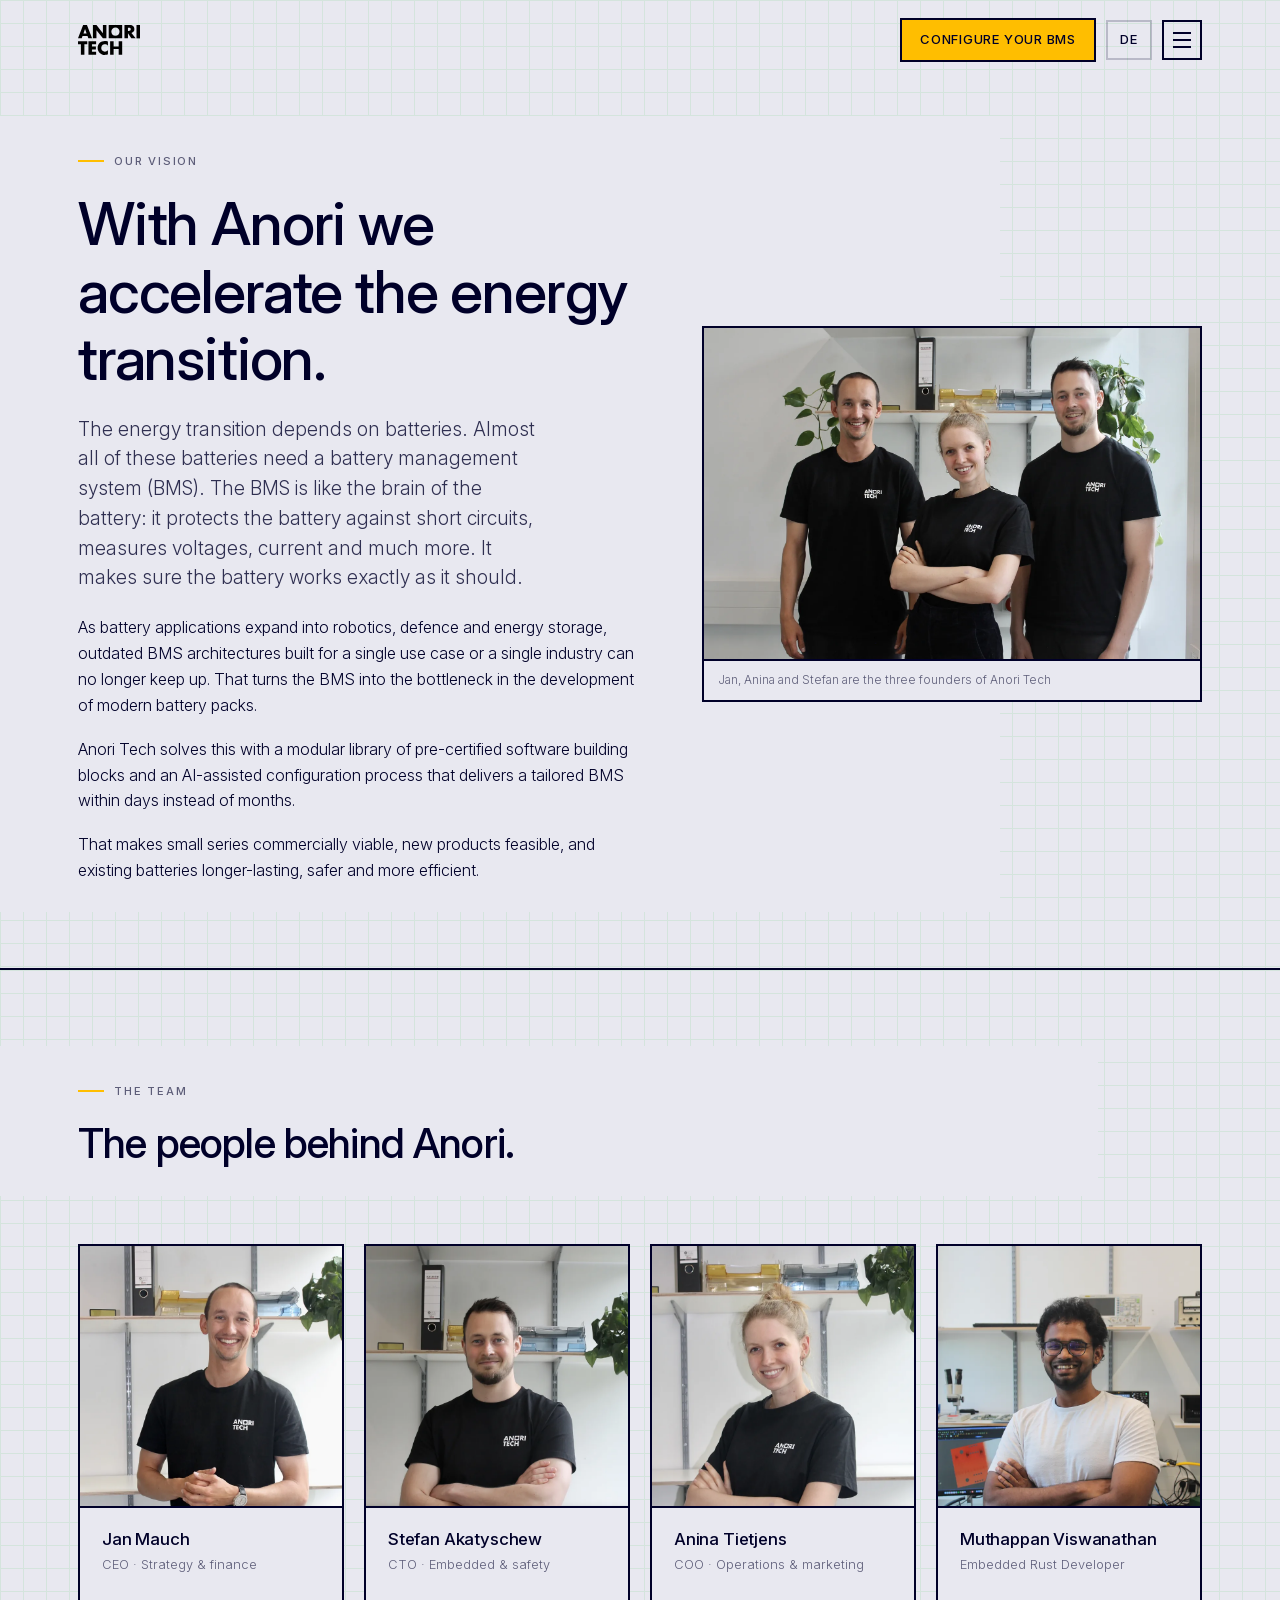
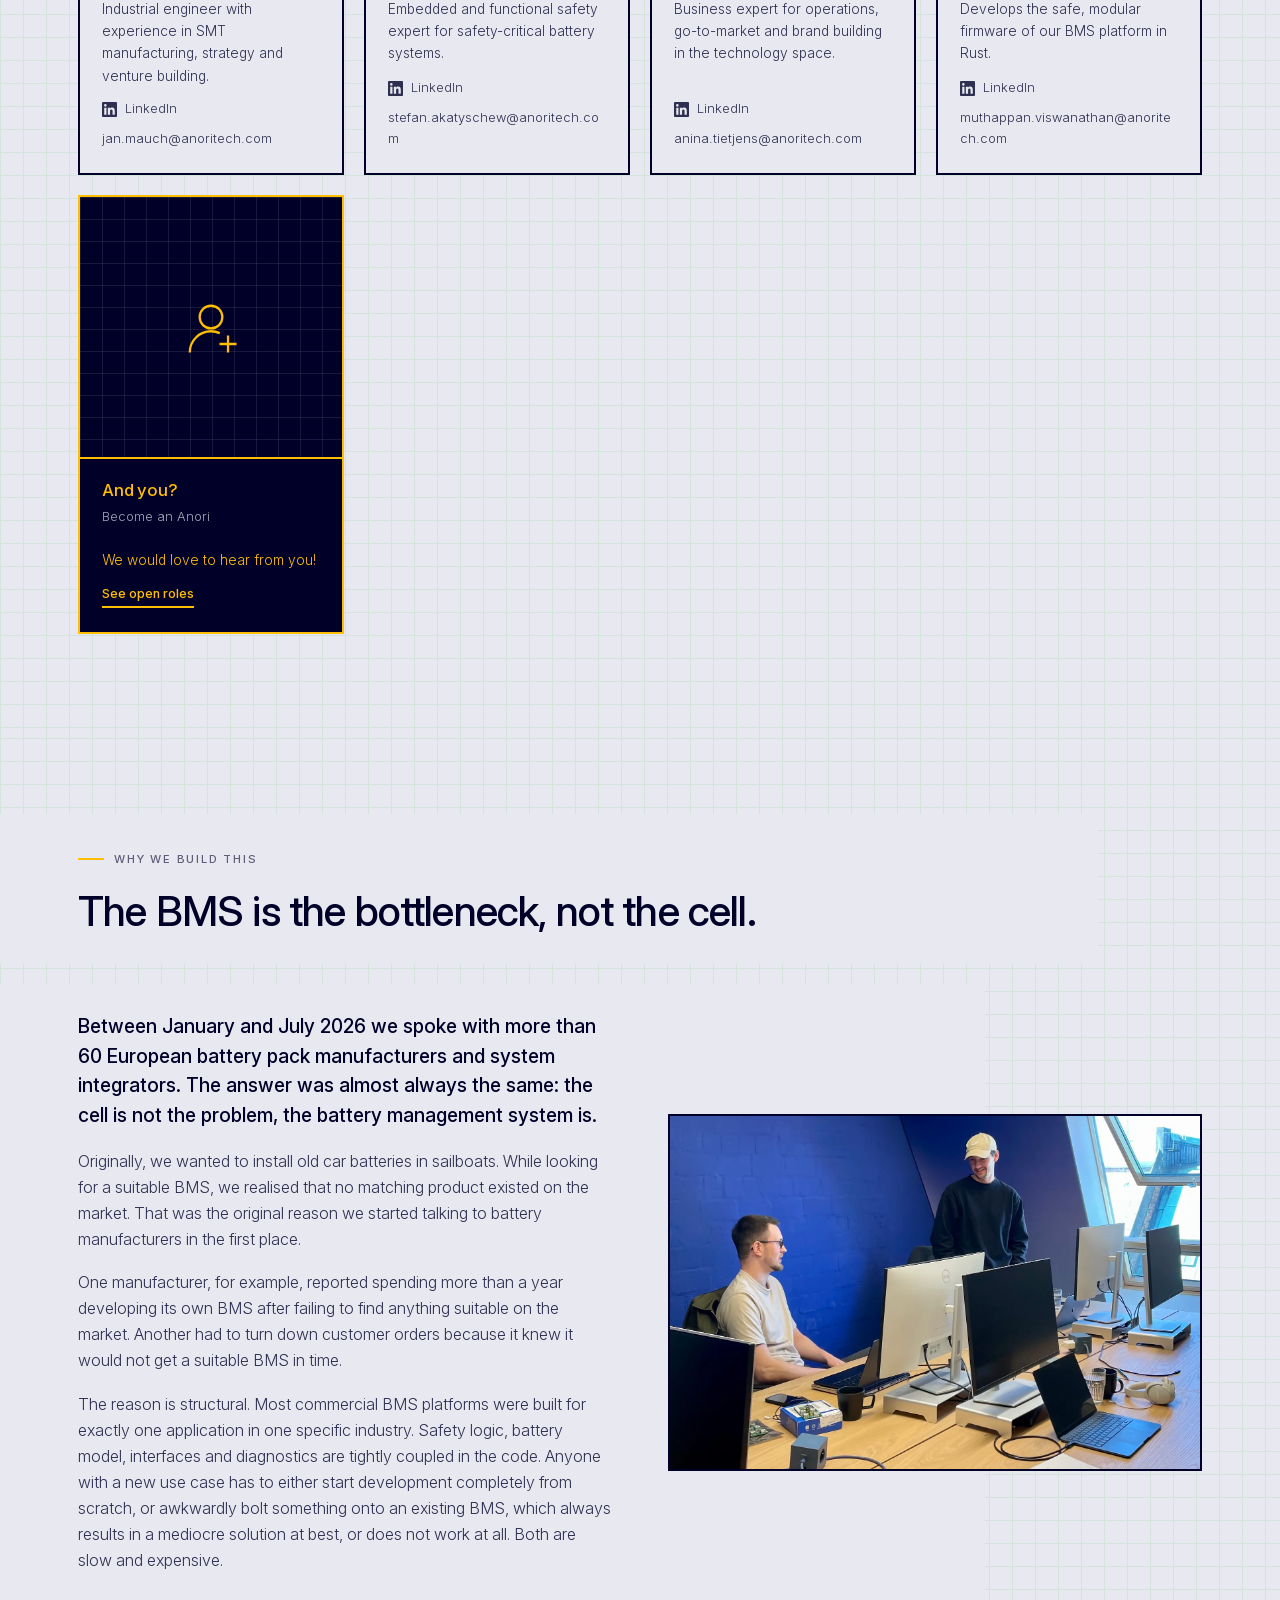
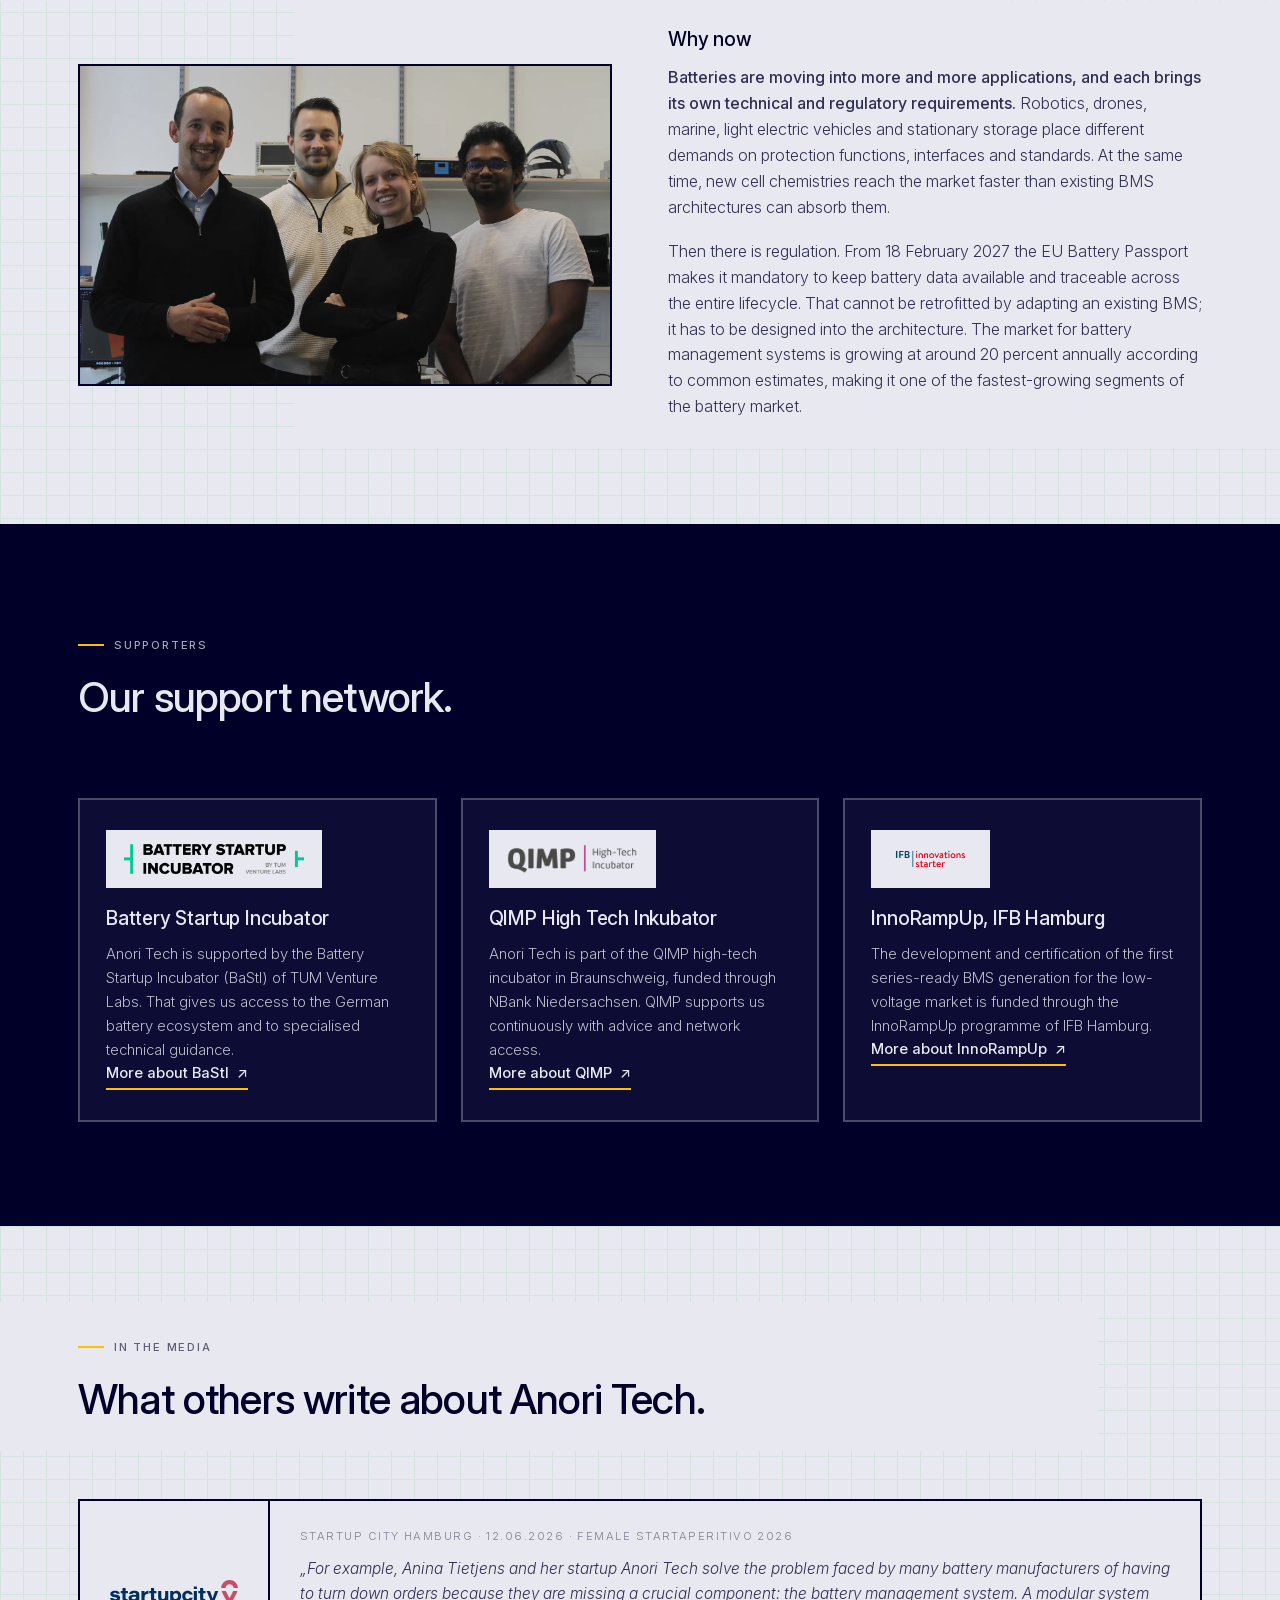
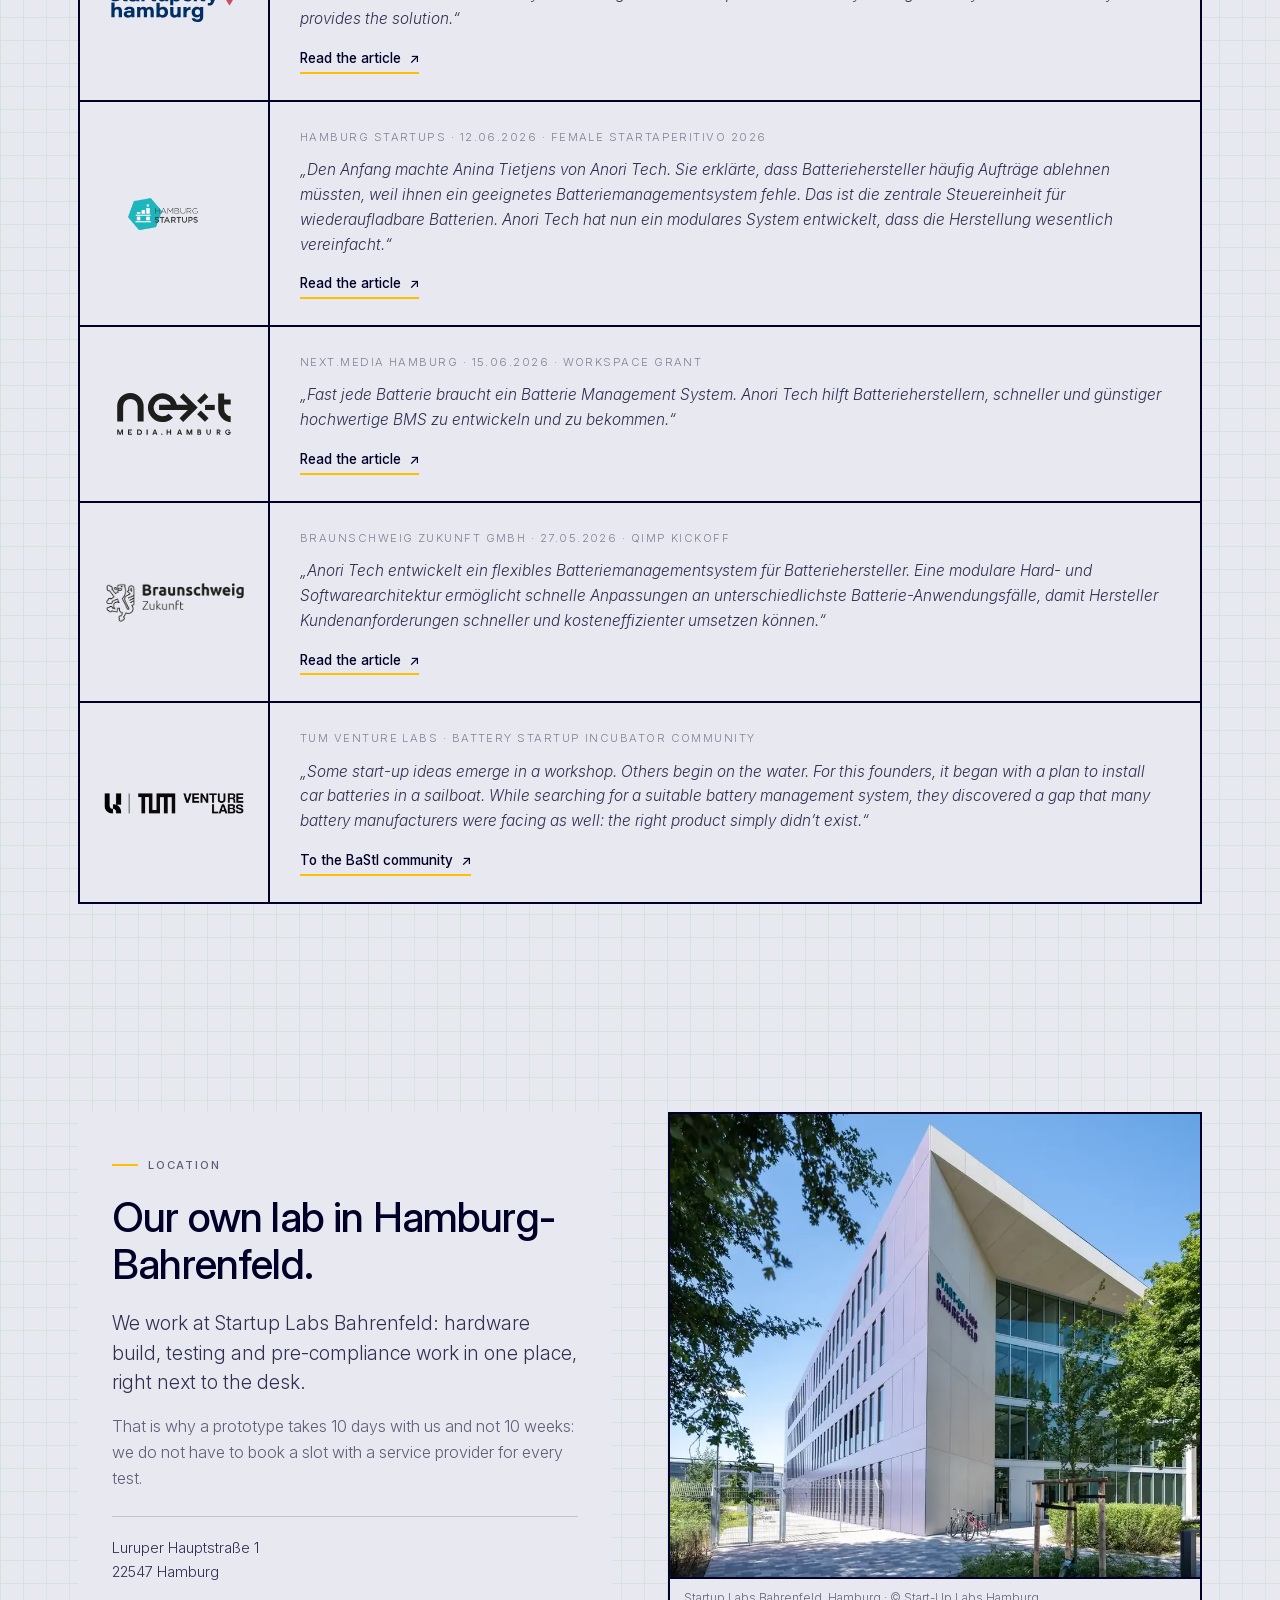
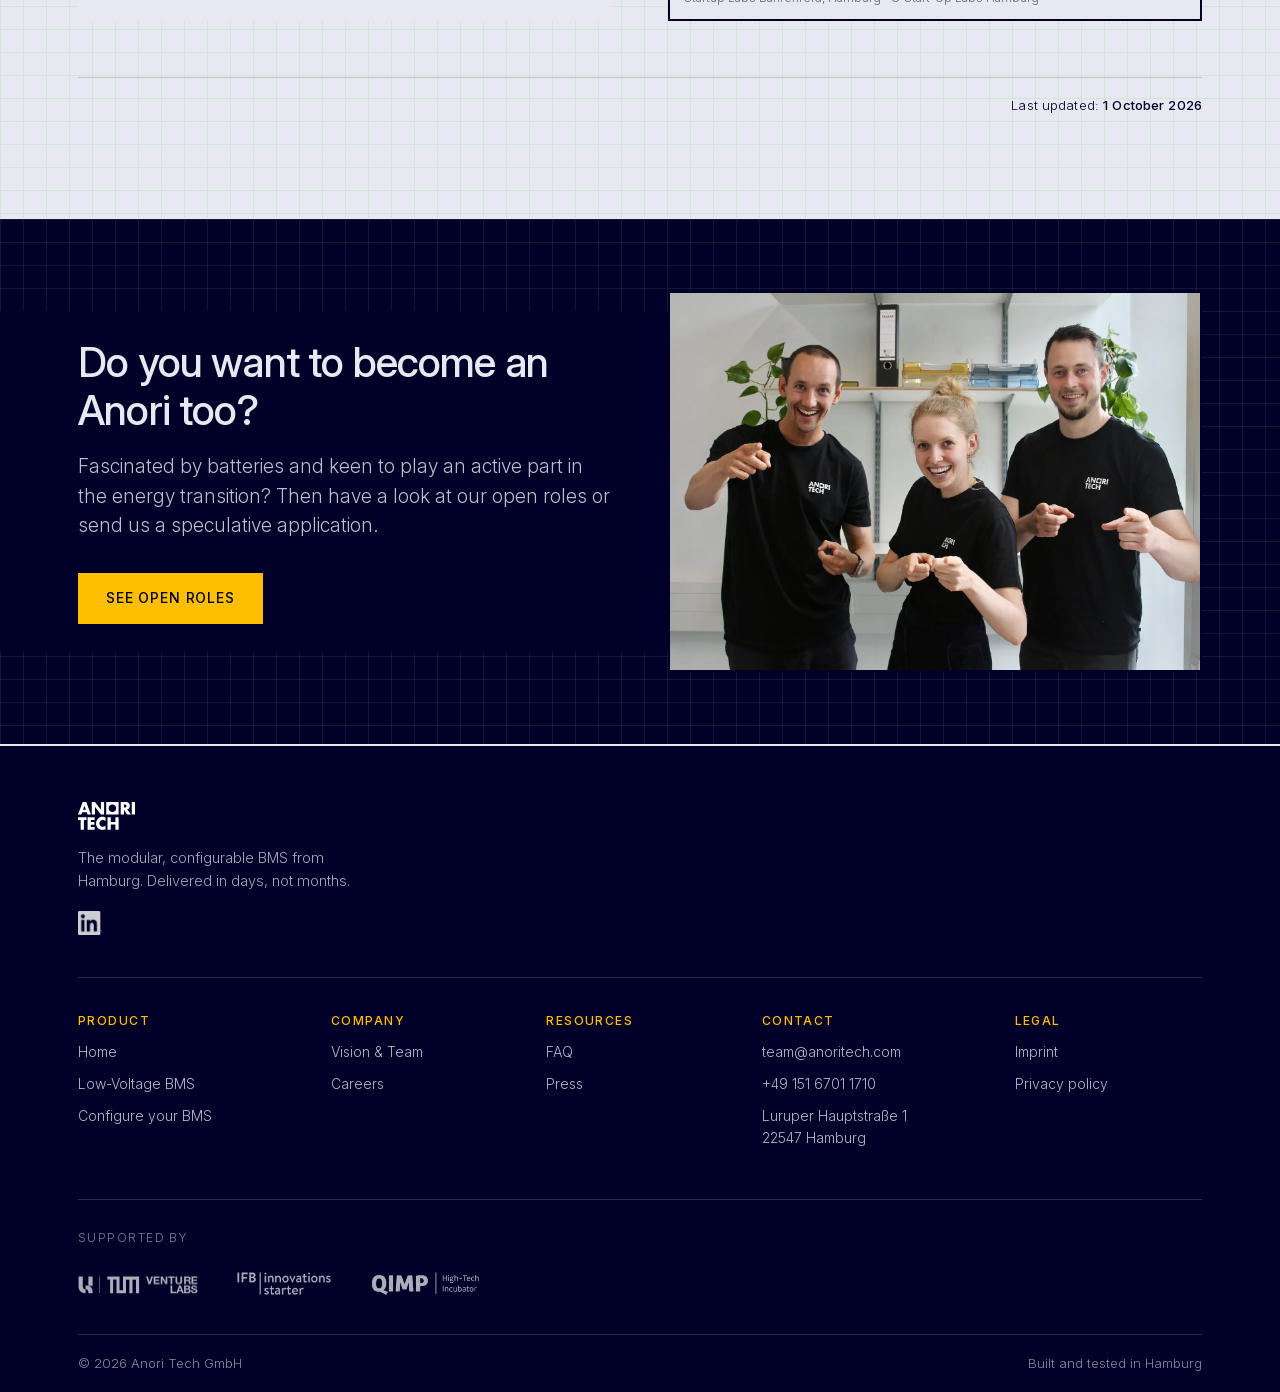
<file: en/vision-team.html>
<!DOCTYPE html>
<html lang="en">
<head>
<meta charset="UTF-8">
<meta name="viewport" content="width=device-width, initial-scale=1">
<title data-i18n="meta.vision.title">Vision &amp; Team: Software-Defined BMS | Anori Tech</title>
<meta name="description" content="Why Anori Tech builds the brain of the battery: vision, founding team, supporters and press. Software-defined BMS platform from Hamburg." data-i18n-attr="content:meta.vision.description">
<link rel="canonical" href="https://anoritech.com/en/vision-team.html">
<meta name="robots" content="index, follow">

<meta property="og:type" content="website">
<meta property="og:site_name" content="Anori Tech">
<meta property="og:title" content="Vision & Team | Anori Tech" data-i18n-attr="content:meta.vision.ogtitle">
<meta property="og:description" content="Accelerating the energy transition with Anori. Vision, founding team and supporters." data-i18n-attr="content:meta.vision.ogdesc">
<meta property="og:url" content="https://anoritech.com/en/vision-team.html">
<meta property="og:image" content="https://anoritech.com/assets/img/og-en-vision-team.jpg">
<meta property="og:image:width" content="1200">
<meta property="og:image:height" content="630">
<meta property="og:image:alt" content="The founding team of Anori Tech in Hamburg" data-i18n-attr="content:meta.vision.ogalt">
<meta property="og:locale" content="en_GB">
<meta name="twitter:card" content="summary_large_image">
<meta name="twitter:image" content="https://anoritech.com/assets/img/og-en-vision-team.jpg">

<meta name="theme-color" content="#000029">
<link rel="apple-touch-icon" href="../assets/img/apple-touch-icon.png">
<link rel="icon" type="image/svg+xml" href="../assets/logos/anori-circlebox-blue500.svg">
<link rel="preload" href="../assets/fonts/InterVariable.woff2" as="font" type="font/woff2" crossorigin>
<link rel="stylesheet" href="../assets/fonts/inter.css">
<link rel="stylesheet" href="../assets/anori.css">

<style>
  /* ---- Seitenspezifische Anpassungen: Vision & Team ----
     Rastergroesse und "keine weissen Boxen" kommen jetzt global aus
     assets/anori.css (--grid, --white) - hier bleiben nur noch echte
     Sonderfaelle dieser Seite stehen. */

  /* Unterstuetzer-Sektion: nur dunkelblau, kein Raster */
  #unterstuetzer.grid-bg-navy { background-image: none; }

  /* Unterstuetzer-Karten: Link-Unterstrich nur so lang wie Text + Pfeil, nicht die ganze Kartenbreite */
  #unterstuetzer .card .link-arrow { align-self: flex-start; }

  /* Standort-Sektion: Textbox ohne Rahmen; Bild rechts auf Texthoehe strecken */
  #standort .panel { border: none; }
  #standort .g-split { align-items: stretch; }
  #standort .framed { display: flex; flex-direction: column; }
  #standort .framed img { flex: 1 1 auto; min-height: 0; }
</style>

<script type="application/ld+json">
{
  "@context": "https://schema.org",
  "@type": "Organization",
  "@id": "https://anoritech.com/#organization",
  "name": "Anori Tech GmbH",
  "alternateName": [
    "Anori Tech",
    "Anoritech"
  ],
  "url": "https://anoritech.com/",
  "logo": "https://anoritech.com/assets/logos/anori-black.svg",
  "description": "Anori Tech is a software-defined BMS platform from Hamburg. Battery pack manufacturers configure instead of develop, and receive a custom-fit, certifiable battery management system in days instead of months.",
  "email": "team@anoritech.com",
  "telephone": "+4915167011710",
  "foundingDate": "2025-11-28",
  "address": {
    "@type": "PostalAddress",
    "streetAddress": "Luruper Hauptstraße 1",
    "postalCode": "22547",
    "addressLocality": "Hamburg",
    "addressCountry": "DE"
  },
  "sameAs": [
    "https://www.linkedin.com/company/anori-tech/"
  ],
  "founder": [
    {
      "@type": "Person",
      "name": "Stefan Akatyschew",
      "jobTitle": "Chief Technology Officer",
      "sameAs": "https://www.linkedin.com/in/sakatyschew/"
    },
    {
      "@type": "Person",
      "name": "Jan Mauch",
      "jobTitle": "Chief Executive Officer",
      "sameAs": "https://www.linkedin.com/in/janmauch/"
    },
    {
      "@type": "Person",
      "name": "Anina Tietjens",
      "jobTitle": "Chief Operating Officer",
      "sameAs": "https://www.linkedin.com/in/anina-tietjens/"
    }
  ],
  "subjectOf": [
    {
      "@type": "NewsArticle",
      "headline": "Exaere to represent Hamburg in the female founders contest",
      "publisher": {
        "@type": "Organization",
        "name": "Startup City Hamburg"
      },
      "datePublished": "2026-06-12",
      "url": "https://startupcity.hamburg/news-events/news/exaere-to-represent-hamburg-in-the-female-founders-contest"
    },
    {
      "@type": "NewsArticle",
      "headline": "Exaere gewinnt bei Female StartAperitivo 2026",
      "publisher": {
        "@type": "Organization",
        "name": "Hamburg Startups"
      },
      "datePublished": "2026-06-12",
      "url": "https://www.hamburg-startups.net/exaere-gewinnt-bei-female-startaperitivo-2026/"
    },
    {
      "@type": "NewsArticle",
      "headline": "QIMP Kickoff",
      "publisher": {
        "@type": "Organization",
        "name": "Braunschweig Zukunft GmbH"
      },
      "datePublished": "2026-05-27",
      "url": "https://www.braunschweig.de/wirtschaft_wissenschaft/wirtschaftsfoerderung/presse/pre/pm_qimp_kickoff.php"
    },
    {
      "@type": "WebPage",
      "name": "Battery Startup Incubator Community",
      "publisher": {
        "@type": "Organization",
        "name": "TUM Venture Labs"
      },
      "url": "https://www.tum-venture-labs.de/labs/chem-biosystems/battery-startup-incubator-community/"
    }
  ]
}
</script>
<script type="application/ld+json">
{
  "@context": "https://schema.org",
  "@type": "WebPage",
  "@id": "https://anoritech.com/en/vision-team.html#webpage",
  "url": "https://anoritech.com/en/vision-team.html",
  "name": "Vision & Team: the software-defined BMS from Hamburg",
  "isPartOf": {
    "@id": "https://anoritech.com/#website"
  },
  "about": {
    "@id": "https://anoritech.com/#organization"
  },
  "primaryImageOfPage": "https://anoritech.com/assets/img/og-en-vision-team.jpg",
  "inLanguage": "en-GB",
  "datePublished": "2026-08-14",
  "dateModified": "2026-10-01"
}
</script>
<link rel="alternate" hreflang="de" href="https://anoritech.com/vision-team.html">
<link rel="alternate" hreflang="en" href="https://anoritech.com/en/vision-team.html">
<link rel="alternate" hreflang="x-default" href="https://anoritech.com/vision-team.html">
</head>
<body>

<a class="skip-link" href="#main" data-i18n="a11y.skip">Skip to content</a>

<div class="nav-backdrop" id="nav-backdrop"></div>

<nav id="nav-menu" aria-label="Main navigation" data-i18n-attr="aria-label:nav.aria.main">
  <button class="nav-close" aria-label="Close menu" data-i18n-attr="aria-label:nav.aria.close">&times;</button>
  <div class="nav-label" data-i18n="nav.label">Menu</div>
  <a class="nav-link" href="/en/" data-i18n="nav.home">Home</a>
  <a class="nav-link" href="low-voltage-bms.html" data-i18n="nav.lv">Low-Voltage BMS</a>
  <a class="nav-link active" href="vision-team.html" data-i18n="nav.vision">Vision &amp; Team</a>
  <a class="nav-link" href="https://nice-channel-658.notion.site/Careers-at-Anori-Tech-3834b6f765ee809885d5fef8bb0c7580" target="_blank" rel="noopener"><span data-i18n="nav.career">Careers</span></a>
  <div class="nav-cta"><a class="btn" href="konfigurieren.html" data-i18n="cta.configure">Configure your BMS</a></div>
  <div class="nav-meta">
    <a href="mailto:team@anoritech.com"><span>team@anoritech.com</span></a>
    <a href="tel:+4915167011710"><span>+49 151 6701 1710</span></a>
  </div>
</nav>

<header id="hdr">
  <div class="wrap hdr-inner">
    <a class="hdr-logo" href="/en/" aria-label="Anori Tech, to the homepage" data-i18n-attr="aria-label:a11y.logohome">
      <img class="logo-dark" src="../assets/logos/anori-black.svg" alt="Anori Tech" width="130" height="30" loading="eager" decoding="async">
      <img class="logo-light" src="../assets/logos/anori-white.svg" alt="Anori Tech" width="130" height="30" loading="eager" decoding="async">
    </a>
    <div class="hdr-right">
      <a class="btn btn-sm" href="konfigurieren.html" data-i18n="cta.configure2">Configure your BMS</a>
      <a class="lang-btn" href="../vision-team.html" hreflang="de" aria-label="Auf Deutsch umschalten">DE</a>
      <button class="burger-btn" id="burger-btn" aria-label="Open menu" data-i18n-attr="aria-label:nav.aria.open" aria-expanded="false" aria-controls="nav-menu">
        <span></span><span></span><span></span>
      </button>
    </div>
  </div>
</header>

<main id="main">

  <!-- ══════════ VISION ══════════ -->
  <section class="hero grid-bg">
    <div class="wrap hero-grid">
      <div class="solid">
        <span class="eyebrow" data-i18n="vt.eyebrow">Our vision</span>
        <h1 data-i18n="vt.h1">With Anori we accelerate the energy transition.</h1>
        <p class="lead" style="margin-bottom:22px;" data-i18n="vt.v1">The energy transition depends on batteries. Almost all of these batteries need a battery management system (BMS). The BMS is like the brain of the battery: it protects the battery against short circuits, measures voltages, current and much more. It makes sure the battery works exactly as it should.</p>
        <p style="margin-bottom:18px;" data-i18n="vt.v2">As battery applications expand into robotics, defence and energy storage, outdated BMS architectures built for a single use case or a single industry can no longer keep up. That turns the BMS into the bottleneck in the development of modern battery packs.</p>
        <p style="margin-bottom:18px;" data-i18n="vt.v3">Anori Tech solves this with a modular library of pre-certified software building blocks and an AI-assisted configuration process that delivers a tailored BMS within days instead of months.</p>
        <p data-i18n="vt.v4">That makes small series commercially viable, new products feasible, and existing batteries longer-lasting, safer and more efficient.</p>
      </div>
      <div class="hero-visual">
        <div class="framed">
          <img src="../assets/img/team.webp" alt="The founding team of Anori Tech" width="1600" height="1067" fetchpriority="high" loading="eager" decoding="async" data-i18n-attr="alt:alt.team">
          <div class="framed-caption" data-i18n="vt.caption">Jan, Anina and Stefan are the three founders of Anori Tech</div>
        </div>
      </div>
    </div>
  </section>

  <!-- ══════════ TEAM ══════════ -->
  <section class="section grid-bg anchor" id="team">
    <div class="wrap">
      <div class="section-head fi">
        <span class="eyebrow" data-i18n="vt.team.eyebrow">The team</span>
        <h2 data-i18n="vt.team.h2">The people behind Anori.</h2>
      </div>

      <!-- ────────────────────────────────────────────────────────────────
           NEUE PERSON HINZUFÜGEN
           Einen kompletten <article class="person"> Block kopieren und
           Foto, Name, Kurzbeschreibung, LinkedIn und Mail austauschen.
           Das Grid wächst automatisch mit, die "Und du?"-Kachel bleibt
           immer als letztes Element stehen.
           Foto: quadratisch, nach assets/img/ legen.
           ──────────────────────────────────────────────────────────── -->
      <div class="g4 team-grid fi">

        <article class="person">
          <div class="person-photo"><img src="../assets/img/jan.webp" alt="Jan Mauch" width="448" height="448" loading="lazy" decoding="async"></div>
          <div class="person-body">
            <h3>Jan Mauch</h3>
            <p class="person-role" data-i18n="vt.p2.role">CEO &middot; Strategy &amp; finance</p>
            <p class="person-bio" data-i18n="vt.p2.bio">Industrial engineer with experience in SMT manufacturing, strategy and venture building.</p>
            <div class="person-links">
              <a href="https://www.linkedin.com/in/janmauch/" target="_blank" rel="noopener" aria-label="Jan Mauch on LinkedIn" data-i18n-attr="aria-label:alt.linkedin-jan">
                <svg viewBox="0 0 24 24" fill="currentColor" aria-hidden="true"><path d="M20.447 20.452h-3.554v-5.569c0-1.328-.027-3.037-1.852-3.037-1.853 0-2.136 1.445-2.136 2.939v5.667H9.351V9h3.414v1.561h.046c.477-.9 1.637-1.85 3.37-1.85 3.601 0 4.267 2.37 4.267 5.455v6.286zM5.337 7.433a2.062 2.062 0 01-2.063-2.065 2.064 2.064 0 112.063 2.065zm1.782 13.019H3.555V9h3.564v11.452zM22.225 0H1.771C.792 0 0 .774 0 1.729v20.542C0 23.227.792 24 1.771 24h20.451C23.2 24 24 23.227 24 22.271V1.729C24 .774 23.2 0 22.222 0h.003z"/></svg>
                <span>LinkedIn</span>
              </a>
              <a href="mailto:jan.mauch@anoritech.com"><span>jan.mauch@anoritech.com</span></a>
            </div>
          </div>
        </article>

        <article class="person">
          <div class="person-photo"><img src="../assets/img/stefan.webp" alt="Stefan Akatyschew" width="446" height="448" loading="lazy" decoding="async"></div>
          <div class="person-body">
            <h3>Stefan Akatyschew</h3>
            <p class="person-role" data-i18n="vt.p1.role">CTO &middot; Embedded &amp; safety</p>
            <p class="person-bio" data-i18n="vt.p1.bio">Embedded and functional safety expert for safety-critical battery systems.</p>
            <div class="person-links">
              <a href="https://www.linkedin.com/in/sakatyschew/" target="_blank" rel="noopener" aria-label="Stefan Akatyschew on LinkedIn" data-i18n-attr="aria-label:alt.linkedin-stefan">
                <svg viewBox="0 0 24 24" fill="currentColor" aria-hidden="true"><path d="M20.447 20.452h-3.554v-5.569c0-1.328-.027-3.037-1.852-3.037-1.853 0-2.136 1.445-2.136 2.939v5.667H9.351V9h3.414v1.561h.046c.477-.9 1.637-1.85 3.37-1.85 3.601 0 4.267 2.37 4.267 5.455v6.286zM5.337 7.433a2.062 2.062 0 01-2.063-2.065 2.064 2.064 0 112.063 2.065zm1.782 13.019H3.555V9h3.564v11.452zM22.225 0H1.771C.792 0 0 .774 0 1.729v20.542C0 23.227.792 24 1.771 24h20.451C23.2 24 24 23.227 24 22.271V1.729C24 .774 23.2 0 22.222 0h.003z"/></svg>
                <span>LinkedIn</span>
              </a>
              <a href="mailto:stefan.akatyschew@anoritech.com"><span>stefan.akatyschew@anoritech.com</span></a>
            </div>
          </div>
        </article>

        <article class="person">
          <div class="person-photo"><img src="../assets/img/anina.webp" alt="Anina Tietjens" width="446" height="448" loading="lazy" decoding="async"></div>
          <div class="person-body">
            <h3>Anina Tietjens</h3>
            <p class="person-role" data-i18n="vt.p3.role">COO &middot; Operations &amp; marketing</p>
            <p class="person-bio" data-i18n="vt.p3.bio">Business expert for operations, go-to-market and brand building in the technology space.</p>
            <div class="person-links">
              <a href="https://www.linkedin.com/in/anina-tietjens/" target="_blank" rel="noopener" aria-label="Anina Tietjens on LinkedIn" data-i18n-attr="aria-label:alt.linkedin-anina">
                <svg viewBox="0 0 24 24" fill="currentColor" aria-hidden="true"><path d="M20.447 20.452h-3.554v-5.569c0-1.328-.027-3.037-1.852-3.037-1.853 0-2.136 1.445-2.136 2.939v5.667H9.351V9h3.414v1.561h.046c.477-.9 1.637-1.85 3.37-1.85 3.601 0 4.267 2.37 4.267 5.455v6.286zM5.337 7.433a2.062 2.062 0 01-2.063-2.065 2.064 2.064 0 112.063 2.065zm1.782 13.019H3.555V9h3.564v11.452zM22.225 0H1.771C.792 0 0 .774 0 1.729v20.542C0 23.227.792 24 1.771 24h20.451C23.2 24 24 23.227 24 22.271V1.729C24 .774 23.2 0 22.222 0h.003z"/></svg>
                <span>LinkedIn</span>
              </a>
              <a href="mailto:anina.tietjens@anoritech.com"><span>anina.tietjens@anoritech.com</span></a>
            </div>
          </div>
        </article>

        <article class="person">
          <div class="person-photo"><img src="../assets/img/muthappan.webp" alt="Muthappan Viswanathan" width="800" height="800" loading="lazy" decoding="async"></div>
          <div class="person-body">
            <h3>Muthappan Viswanathan</h3>
            <p class="person-role" data-i18n="vt.p4.role">Embedded Rust Developer</p>
            <p class="person-bio" data-i18n="vt.p4.bio">Develops the safe, modular firmware of our BMS platform in Rust.</p>
            <div class="person-links">
              <a href="https://www.linkedin.com/in/muthappan-viswanthan-5795b6138/" target="_blank" rel="noopener" aria-label="Muthappan Viswanathan on LinkedIn" data-i18n-attr="aria-label:alt.linkedin-muthappan">
                <svg viewBox="0 0 24 24" fill="currentColor" aria-hidden="true"><path d="M20.447 20.452h-3.554v-5.569c0-1.328-.027-3.037-1.852-3.037-1.853 0-2.136 1.445-2.136 2.939v5.667H9.351V9h3.414v1.561h.046c.477-.9 1.637-1.85 3.37-1.85 3.601 0 4.267 2.37 4.267 5.455v6.286zM5.337 7.433a2.062 2.062 0 01-2.063-2.065 2.064 2.064 0 112.063 2.065zm1.782 13.019H3.555V9h3.564v11.452zM22.225 0H1.771C.792 0 0 .774 0 1.729v20.542C0 23.227.792 24 1.771 24h20.451C23.2 24 24 23.227 24 22.271V1.729C24 .774 23.2 0 22.222 0h.003z"/></svg>
                <span>LinkedIn</span>
              </a>
              <a href="mailto:muthappan.viswanathan@anoritech.com"><span>muthappan.viswanathan@anoritech.com</span></a>
            </div>
          </div>
        </article>

        <!-- Bleibt immer als letzte Kachel stehen -->
        <a class="person person-open" href="https://nice-channel-658.notion.site/Careers-at-Anori-Tech-3834b6f765ee809885d5fef8bb0c7580" target="_blank" rel="noopener">
          <div class="person-photo person-photo-open">
            <svg viewBox="0 0 48 48" fill="none" stroke-width="1.6" aria-hidden="true">
              <circle cx="24" cy="17" r="8"/>
              <path d="M9 42c0-8.3 6.7-15 15-15 2.2 0 4.3.5 6.2 1.3"/>
              <path d="M36 30v12M30 36h12"/>
            </svg>
          </div>
          <div class="person-body">
            <h3 data-i18n="vt.open.h">And you?</h3>
            <p class="person-role" data-i18n="vt.open.role">Become an Anori</p>
            <p class="person-bio" data-i18n="vt.open.bio">We would love to hear from you!</p>
            <div class="person-links">
              <span class="link-arrow" data-i18n="vt.open.link">See open roles</span>
            </div>
          </div>
        </a>

      </div>
    </div>
  </section>

  <!-- ══════════ WARUM WIR DAS BAUEN ══════════ -->
  <section class="section grid-bg anchor" id="warum">
    <div class="wrap">
      <div class="section-head fi">
        <span class="eyebrow" data-i18n="vt.why.eyebrow">Why we build this</span>
        <h2 data-i18n="vt.why.h2">The BMS is the bottleneck, not the cell.</h2>
      </div>

      <div class="g-split fi">
        <div class="solid">
          <p class="lead" data-i18n="vt.why.p1"><strong>Between January and July 2026 we spoke with more than 60 European battery pack manufacturers and system integrators. The answer was almost always the same: the cell is not the problem, the battery management system is.</strong></p>
          <p style="margin-top:18px;color:var(--navy-80);" data-i18n="vt.why.p2">Originally, we wanted to install old car batteries in sailboats. While looking for a suitable BMS, we realised that no matching product existed on the market. That was the original reason we started talking to battery manufacturers in the first place.</p>
          <p style="margin-top:18px;color:var(--navy-80);" data-i18n="vt.why.p3">One manufacturer, for example, reported spending more than a year developing its own BMS after failing to find anything suitable on the market. Another had to turn down customer orders because it knew it would not get a suitable BMS in time.</p>
          <p style="margin-top:18px;color:var(--navy-80);" data-i18n="vt.why.p4">The reason is structural. Most commercial BMS platforms were built for exactly one application in one specific industry. Safety logic, battery model, interfaces and diagnostics are tightly coupled in the code. Anyone with a new use case has to either start development completely from scratch, or awkwardly bolt something onto an existing BMS, which always results in a mediocre solution at best, or does not work at all. Both are slow and expensive.</p>
        </div>

        <div class="framed">
          <img src="../assets/img/jan-stefan-talking.webp" alt="Jan and Stefan talking in the Anori lab" width="1600" height="1067" loading="lazy" decoding="async" data-i18n-attr="alt:vt.why.img.alt">
        </div>
      </div>

      <div class="g-split fi" style="margin-top:56px;">
        <div class="framed" style="z-index:2;">
          <img src="../assets/img/team-4.webp" alt="The Anori team: Jan, Stefan, Anina and Muthappan in the lab" width="1600" height="959" loading="lazy" decoding="async" data-i18n-attr="alt:vt.why.now.img.alt">
        </div>
        <div class="solid">
        <h3 style="margin-bottom:14px;" data-i18n="vt.why.h3">Why now</h3>
        <p style="color:var(--navy-80);" data-i18n="vt.why.p5"><strong>Batteries are moving into more and more applications, and each brings its own technical and regulatory requirements.</strong> Robotics, drones, marine, light electric vehicles and stationary storage place different demands on protection functions, interfaces and standards. At the same time, new cell chemistries reach the market faster than existing BMS architectures can absorb them.</p>
        <p style="margin-top:18px;color:var(--navy-80);" data-i18n="vt.why.p6">Then there is regulation. From 18 February 2027 the EU Battery Passport makes it mandatory to keep battery data available and traceable across the entire lifecycle. That cannot be retrofitted by adapting an existing BMS; it has to be designed into the architecture. The market for battery management systems is growing at around 20 percent annually according to common estimates, making it one of the fastest-growing segments of the battery market.</p>
      </div>
      </div>
    </div>
  </section>

  <!-- ══════════ UNTERSTÜTZER ══════════ -->
  <section class="section grid-bg-navy on-navy anchor" id="unterstuetzer">
    <div class="wrap">
      <div class="section-head solid fi">
        <span class="eyebrow" data-i18n="vt.sup.eyebrow">Supporters</span>
        <h2 data-i18n="vt.sup.h2">Our support network.</h2>
      </div>

      <!-- Neuen Unterstützer ergänzen: <article class="card"> kopieren und
           unten in der Logoreihe das passende Logo einhängen. -->
      <div class="g3 fi">
        <article class="card">
          <div class="card-logo"><img src="../assets/logos/basti.png" alt="Battery Startup Incubator (BaStI) at TUM Venture Labs" loading="lazy" width="600" height="100" decoding="async" data-i18n-attr="alt:alt.vision-team.basti"></div>
          <h3>Battery Startup Incubator</h3>
          <p data-i18n="vt.sup.1">Anori Tech is supported by the Battery Startup Incubator (BaStI) of TUM Venture Labs. That gives us access to the German battery ecosystem and to specialised technical guidance.</p>
          <a class="link-arrow" href="https://www.tum-venture-labs.de/labs/chem-biosystems/basti/" target="_blank" rel="noopener"><span data-i18n="vt.sup.1.link">More about BaStI</span> <span aria-hidden="true">&#8599;</span></a>
        </article>
        <article class="card">
          <div class="card-logo"><img src="../assets/logos/qimp-bunt.png" alt="QIMP high-tech incubator" loading="lazy" width="600" height="137" decoding="async" data-i18n-attr="alt:alt.qimp"></div>
          <h3>QIMP High Tech Inkubator</h3>
          <p data-i18n="vt.sup.2">Anori Tech is part of the QIMP high-tech incubator in Braunschweig, funded through NBank Niedersachsen. QIMP supports us continuously with advice and network access.</p>
          <a class="link-arrow" href="https://www.braunschweig.de/wirtschaft_wissenschaft/innovationsfoerderung/hightech-inkubator.php" target="_blank" rel="noopener"><span data-i18n="vt.sup.2.link">More about QIMP</span> <span aria-hidden="true">&#8599;</span></a>
        </article>
        <article class="card">
          <div class="card-logo"><img src="../assets/logos/ifb-hamburg-bunt.png" alt="IFB Hamburg, InnoRampUp" loading="lazy" width="600" height="217" decoding="async"></div>
          <h3>InnoRampUp, IFB Hamburg</h3>
          <p data-i18n="vt.sup.3">The development and certification of the first series-ready BMS generation for the low-voltage market is funded through the InnoRampUp programme of IFB Hamburg.</p>
          <a class="link-arrow" href="https://www.ifbhh.de/foerderprogramm/innorampup" target="_blank" rel="noopener"><span data-i18n="vt.sup.3.link">More about InnoRampUp</span> <span aria-hidden="true">&#8599;</span></a>
        </article>
      </div>

    </div>
  </section>

  <!-- ══════════ PRESSE ══════════ -->
  <section class="section grid-bg anchor" id="presse">
    <div class="wrap">
      <div class="section-head solid fi">
        <span class="eyebrow" data-i18n="vt.press.eyebrow">In the media</span>
        <h2 data-i18n="vt.press.h2">What others write about Anori Tech.</h2>
      </div>

      <div class="fi">
        <article class="press-item" id="presse-startupcity">
          <div class="press-logo"><img src="../assets/logos/startup-city-hamburg.svg" alt="Startup City Hamburg" loading="lazy" width="387" height="126" decoding="async"></div>
          <div class="press-body">
            <div class="press-meta">Startup City Hamburg &middot; 12.06.2026 &middot; <span data-i18n="vt.press.1.reason">Female StartAperitivo 2026</span></div>
            <p class="press-quote">&bdquo;For example, Anina Tietjens and her startup Anori Tech solve the problem faced by many battery manufacturers of having to turn down orders because they are missing a crucial component: the battery management system. A modular system provides the solution.&ldquo;</p>
            <a class="link-arrow" href="https://startupcity.hamburg/news-events/news/exaere-to-represent-hamburg-in-the-female-founders-contest" target="_blank" rel="noopener"><span data-i18n="vt.press.read">Read the article</span> <span aria-hidden="true">&#8599;</span></a>
          </div>
        </article>

        <article class="press-item" id="presse-hamburgstartups">
          <div class="press-logo"><img src="../assets/logos/hamburg-startups.png" alt="Hamburg Startups" loading="lazy" width="340" height="156" decoding="async"></div>
          <div class="press-body">
            <div class="press-meta">Hamburg Startups &middot; 12.06.2026 &middot; <span data-i18n="vt.press.2.reason">Female StartAperitivo 2026</span></div>
            <p class="press-quote">&bdquo;Den Anfang machte Anina Tietjens von Anori Tech. Sie erklärte, dass Batteriehersteller häufig Aufträge ablehnen müssten, weil ihnen ein geeignetes Batteriemanagementsystem fehle. Das ist die zentrale Steuereinheit für wiederaufladbare Batterien. Anori Tech hat nun ein modulares System entwickelt, dass die Herstellung wesentlich vereinfacht.&ldquo;</p>
            <a class="link-arrow" href="https://www.hamburg-startups.net/exaere-gewinnt-bei-female-startaperitivo-2026/" target="_blank" rel="noopener"><span data-i18n="vt.press.read">Read the article</span> <span aria-hidden="true">&#8599;</span></a>
          </div>
        </article>

        <article class="press-item">
          <div class="press-logo"><img src="../assets/logos/nextmedia-hamburg.svg" alt="next.media Hamburg" loading="lazy" width="320" height="118" decoding="async"></div>
          <div class="press-body">
            <div class="press-meta">next.media Hamburg &middot; 15.06.2026 &middot; <span data-i18n="vt.press.3.reason">Workspace grant</span></div>
            <p class="press-quote">&bdquo;Fast jede Batterie braucht ein Batterie Management System. Anori Tech hilft Batterieherstellern, schneller und günstiger hochwertige BMS zu entwickeln und zu bekommen.&ldquo;</p>
            <a class="link-arrow" href="https://nextmedia-hamburg.de/en/programs/workspace-funding/" target="_blank" rel="noopener"><span data-i18n="vt.press.read">Read the article</span> <span aria-hidden="true">&#8599;</span></a>
          </div>
        </article>

        <article class="press-item" id="presse-braunschweig">
          <div class="press-logo"><img src="../assets/logos/braunschweig-zukunft.png" alt="Braunschweig Zukunft GmbH" loading="lazy" width="700" height="194" decoding="async"></div>
          <div class="press-body">
            <div class="press-meta">Braunschweig Zukunft GmbH &middot; 27.05.2026 &middot; <span data-i18n="vt.press.4.reason">QIMP kickoff</span></div>
            <p class="press-quote">&bdquo;Anori Tech entwickelt ein flexibles Batteriemanagementsystem für Batteriehersteller. Eine modulare Hard- und Softwarearchitektur ermöglicht schnelle Anpassungen an unterschiedlichste Batterie-Anwendungsfälle, damit Hersteller Kundenanforderungen schneller und kosteneffizienter umsetzen können.&ldquo;</p>
            <a class="link-arrow" href="https://www.braunschweig.de/wirtschaft_wissenschaft/wirtschaftsfoerderung/presse/pre/pm_qimp_kickoff.php" target="_blank" rel="noopener"><span data-i18n="vt.press.read">Read the article</span> <span aria-hidden="true">&#8599;</span></a>
          </div>
        </article>


        <article class="press-item">
          <div class="press-logo"><img src="../assets/logos/tum-venture-labs.png" alt="TUM Venture Labs" loading="lazy" width="1920" height="417" decoding="async"></div>
          <div class="press-body">
            <div class="press-meta">TUM Venture Labs &middot; <span data-i18n="vt.press.6.reason">Battery Startup Incubator Community</span></div>
            <p class="press-quote">&bdquo;Some start-up ideas emerge in a workshop. Others begin on the water. For this founders, it began with a plan to install car batteries in a sailboat. While searching for a suitable battery management system, they discovered a gap that many battery manufacturers were facing as well: the right product simply didn&rsquo;t exist.&ldquo;</p>
            <a class="link-arrow" href="https://www.tum-venture-labs.de/labs/chem-biosystems/battery-startup-incubator-community/" target="_blank" rel="noopener"><span data-i18n="vt.press.tocommunity">To the BaStI community</span> <span aria-hidden="true">&#8599;</span></a>
          </div>
        </article>
      </div>
    </div>
  </section>

  <!-- ══════════ STANDORT ══════════ -->
  <section class="section grid-bg anchor" id="standort">
    <div class="wrap">
      <div class="g-split fi">
        <div class="panel">
          <span class="eyebrow" data-i18n="vt.loc.eyebrow">Location</span>
          <h2 data-i18n="vt.loc.h2">Our own lab in Hamburg-Bahrenfeld.</h2>
          <p class="lead" style="margin-top:20px;" data-i18n="vt.loc.p1">We work at Startup Labs Bahrenfeld: hardware build, testing and pre-compliance work in one place, right next to the desk.</p>
          <p class="muted" style="margin-top:16px;" data-i18n="vt.loc.p2">That is why a prototype takes 10 days with us and not 10 weeks: we do not have to book a slot with a service provider for every test.</p>
          <p class="panel-address">Luruper Hauptstraße 1<br>22547 Hamburg</p>
        </div>
        <div class="framed">
          <img src="../assets/img/startup-labs-bahrenfeld.webp" alt="Startup Labs Bahrenfeld in Hamburg, the Anori Tech site" width="1600" height="1067" loading="lazy" decoding="async" data-i18n-attr="alt:alt.startup-labs-bahrenfeld">
          <div class="framed-caption">Startup Labs Bahrenfeld, Hamburg &middot; &copy; Start-Up Labs Hamburg</div>
        </div>
      </div>

        <p class="page-updated"><span data-i18n="meta.updated">Last updated</span>: <time datetime="2026-10-01" data-i18n="meta.updated.date">1 October 2026</time></p>
    </div>
  </section>

  <!-- ══════════ CTA ══════════ -->
  <section class="section section-tight grid-bg-navy on-navy cta-band no-rule">
    <div class="wrap">
      <div class="g-split">
        <div class="solid">
          <h2 data-i18n="vt.cta.h2">Do you want to become an Anori too?</h2>
          <p class="lead" data-i18n="vt.cta.p">Fascinated by batteries and keen to play an active part in the energy transition? Then have a look at our open roles or send us a speculative application.</p>
          <div class="cta-actions">
            <a class="btn" href="https://nice-channel-658.notion.site/Careers-at-Anori-Tech-3834b6f765ee809885d5fef8bb0c7580" target="_blank" rel="noopener" data-i18n="vt.cta.btn">See open roles</a>
          </div>
        </div>
        <div class="framed">
          <img src="../assets/img/team-fingerzeigen.webp" alt="The Anori team pointing at the camera, looking for reinforcements" width="1600" height="1137" loading="lazy" decoding="async" data-i18n-attr="alt:alt.team-fingerzeigen">
        </div>
      </div>
    </div>
  </section>
</main>

<footer class="site">
  <div class="wrap">
    <div class="ft-top">
      <div class="ft-brand">
        <img class="ft-logo" src="../assets/logos/anori-white.svg" alt="Anori Tech" width="120" height="26" loading="lazy" decoding="async">
        <p class="ft-tagline" data-i18n="ft.tagline">The modular, configurable BMS from Hamburg. Delivered in days, not months.</p>
        <a class="ft-social" href="https://www.linkedin.com/company/anori-tech/" target="_blank" rel="noopener" aria-label="Anori Tech on LinkedIn" data-i18n-attr="aria-label:alt.linkedin-anori">
          <img src="../assets/logos/linkedin.png" alt="Anori Tech on LinkedIn" width="26" height="26" loading="lazy" decoding="async" data-i18n-attr="alt:alt.linkedin-anori">
        </a>
      </div>
    </div>

    <div class="ft-cols">
      <div class="ft-col">
        <h4 data-i18n="ft.product">Product</h4>
        <a href="/en/" data-i18n="nav.home2">Home</a>
        <a href="low-voltage-bms.html" data-i18n="nav.lv2">Low-Voltage BMS</a>
        <a href="konfigurieren.html" data-i18n="cta.configure6">Configure your BMS</a>
      </div>
      <div class="ft-col">
        <h4 data-i18n="ft.company">Company</h4>
        <a href="vision-team.html" data-i18n="nav.vision2">Vision &amp; Team</a>
        <a href="https://nice-channel-658.notion.site/Careers-at-Anori-Tech-3834b6f765ee809885d5fef8bb0c7580" target="_blank" rel="noopener"><span data-i18n="nav.career2">Careers</span></a>
      </div>
      <div class="ft-col">
        <h4 data-i18n="ft.resources">Resources</h4>
        <a href="/en/#faq" data-i18n="ft.faq">FAQ</a>
        <a href="vision-team.html#presse" data-i18n="ft.press">Press</a>
      </div>
      <div class="ft-col">
        <h4 data-i18n="ft.contact">Contact</h4>
        <a href="mailto:team@anoritech.com"><span>team@anoritech.com</span></a>
        <a href="tel:+4915167011710"><span>+49 151 6701 1710</span></a>
        <p>Luruper Hauptstraße 1<br>22547 Hamburg</p>
      </div>
      <div class="ft-col">
        <h4 data-i18n="ft.legal">Legal</h4>
        <a href="../impressum.html" data-i18n="ft.imprint">Imprint</a>
        <a href="../datenschutz.html" data-i18n="ft.privacy">Privacy policy</a>
        <button type="button" data-consent-link onclick="window.anoriOpenConsent &amp;&amp; window.anoriOpenConsent()" data-i18n="ft.cookies">Cookie settings</button>
      </div>
    </div>

    <div class="ft-support">
      <div class="ft-support-label" data-i18n="ft.supportedby">Supported by</div>
      <div class="ft-support-logos">
        <a href="https://www.tum-venture-labs.de/" target="_blank" rel="noopener"><img src="../assets/logos/tum-venture-labs.png" alt="TUM Venture Labs, Battery Startup Incubator (BaStI)" loading="lazy" width="1920" height="417" decoding="async"></a>
        <a href="https://www.ifbhh.de/" target="_blank" rel="noopener"><img src="../assets/logos/ifb-hamburg.png" alt="IFB Hamburg, InnoRampUp" loading="lazy" width="1423" height="515" decoding="async"></a>
        <img src="../assets/logos/qimp.png" alt="QIMP high-tech incubator" loading="lazy" width="1583" height="440" decoding="async" data-i18n-attr="alt:alt.qimp">
      </div>
    </div>

    <div class="ft-bottom">
      <div>&copy; <span data-year>2026</span> Anori Tech GmbH</div>
      <div data-i18n="ft.madein">Built and tested in Hamburg</div>
    </div>
  </div>
</footer>

<div id="consent" hidden role="dialog" aria-label="Cookie settings" data-i18n-attr="aria-label:consent.aria">
  <div class="wrap consent-inner">
    <p class="consent-text" data-i18n="consent.text">We would like to collect anonymised usage statistics to improve this site. This is voluntary and can be withdrawn at any time. Details in our <a href="/datenschutz.html">privacy policy</a>.</p>
    <div class="consent-actions">
      <button class="btn btn-sm" id="consent-accept" data-i18n="consent.accept">Accept</button>
      <button class="btn btn-sm btn-ghost-light" id="consent-decline" data-i18n="consent.decline">Essential only</button>
    </div>
  </div>
</div>

<script src="../assets/anori.js"></script>
</body>
</html>
</file>
<file: assets/fonts/inter.css>
/* ============================================================
   Inter, lokal gehostet.
   Ersetzt den frueheren Aufruf von fonts.googleapis.com:
   kein Render-Blocking durch einen fremden Server und kein
   Verbindungsaufbau zu Google ohne Einwilligung.

   Im Ordner liegen bewusst nur zwei Dateien. Der Variable Font
   deckt alle Strichstaerken von 100 bis 900 in einem Request ab,
   die Kursiv-Datei wird fuer das CEO-Zitat auf der Startseite
   und die Pressezitate gebraucht. Die restlichen 151 Dateien aus
   dem Inter-Paket (statische Einzelschnitte, Display-Variante,
   TTC) sind entfernt - sie wuerden nur den Ordner aufblaehen.

   font-display: swap = der Text ist sofort in der Systemschrift
   lesbar und wird ersetzt, sobald Inter geladen ist. Damit kann
   die Schrift das Rendern nicht mehr blockieren.
   ============================================================ */

@font-face {
  font-family: 'Inter';
  font-style: normal;
  font-weight: 100 900;
  font-display: swap;
  src: url('InterVariable.woff2') format('woff2');
}

@font-face {
  font-family: 'Inter';
  font-style: italic;
  font-weight: 100 900;
  font-display: swap;
  src: url('InterVariable-Italic.woff2') format('woff2');
}
</file>
<file: assets/site-chrome.css>
/* ============================================================
   ANORI TECH – Site Chrome (V3)
   Einzige Quelle fuer Header, Burger-Menu, Slide-in-Navigation
   und Footer. Wird von JEDER Seite geladen (direkt oder ueber
   anori.css, das diese Datei per @import einbindet), damit
   Header/Menu/Footer auf allen Seiten immer identisch sind.
   Aenderungen HIER wirken sofort auf alle Seiten.
   Verhalten (Scroll, Burger-Toggle, Sprache, FAQ) steckt in
   assets/anori.js, ebenfalls von jeder Seite geladen.
   ============================================================ */

/* ---------- Design-Tokens, die Header/Menue/Footer brauchen ----------
   Diese Datei muss auf JEDER Seite fuer sich alleine richtig aussehen,
   auch auf Seiten, die anori.css nicht laden (z. B. home-circuit8.html,
   siehe Kommentar oben). Deshalb stehen die Variablen, die die Regeln
   unten benutzen, HIER und nicht nur in anori.css. Fehlt zum Beispiel
   --offwhite auf einer Seite, wird Menu-/Footer-Text unsichtbar (navy
   auf navy) - genau dieser Bug ist der Grund fuer diesen Block. */
:root {
  --navy:     #000029;
  --orange:   #FFBE00;
  --offwhite: #E8E8F0;
  --navy-20:  rgba(0,0,41,.20);
  --hdr-h:    80px;
  --t:        .25s ease;
}

/* Verhindert minimales horizontales Scrollen auf Seiten, die diese Datei
   ohne anori.css laden (z. B. index.html) - die Slide-in-Navigation steht
   sonst leicht ausserhalb des Viewports und macht die Seite horizontal
   scrollbar. anori.css hat dieselbe Regel bereits in seinem Reset. */
html, body { overflow-x: hidden; }

/* Kopf- und Fusszeile sind auf jeder Seite exakt gleich breit, egal was
   die jeweilige Seite fuer ihr eigenes .wrap definiert (home-circuit8.html
   nutzt fuer den restlichen Seiteninhalt z. B. ein breiteres .wrap als
   anori.css). Die ID- bzw. Doppel-Klassen-Selektoren hier gewinnen immer
   gegen ein einfaches .wrap, unabhaengig von der Ladereihenfolge. */
#hdr .wrap, footer.site .wrap {
  max-width: 1180px;
  margin: 0 auto;
  padding: 0 28px;
}
@media (max-width: 860px) {
  #hdr .wrap, footer.site .wrap { padding: 0 20px; }
}

/* ---------- Skip-Link (Barrierefreiheit) ---------- */
.skip-link {
  position: absolute; left: -9999px; top: 0; z-index: 999;
  background: var(--orange); color: var(--navy); padding: 12px 20px; font-weight: 500;
}
.skip-link:focus { left: 12px; top: 12px; }

/* ---------- Buttons: rechteckig, Grossbuchstaben, kein Schatten ---------- */
.btn {
  display: inline-flex; align-items: center; justify-content: center; gap: 10px;
  padding: 12px 26px;
  border: 2px solid var(--navy);
  background: var(--orange);
  color: var(--navy);
  font-size: 14px; font-weight: 500; letter-spacing: .06em; text-transform: uppercase;
  border-radius: 0;
  transition: background var(--t), color var(--t), border-color var(--t);
  white-space: nowrap;
}
.btn:hover, .btn:focus-visible { background: var(--navy); color: var(--orange); }
.btn-sm { padding: 9px 18px; font-size: 13px; }

/* Helle Sekundaer-Variante (z. B. "More info" neben einem orangen Haupt-CTA) */
.btn-white { background: var(--offwhite); color: var(--navy); border-color: var(--navy); }
.btn-white:hover, .btn-white:focus-visible { background: var(--navy); color: var(--offwhite); border-color: var(--navy); }

.btn-ghost { background: transparent; color: var(--navy); border-color: var(--navy); }
.btn-ghost:hover { background: var(--navy); color: var(--offwhite); }

.btn-ghost-light,
.on-navy .btn-ghost { background: transparent; color: var(--offwhite); border-color: rgba(232,232,240,.55); }
.btn-ghost-light:hover,
.on-navy .btn-ghost:hover { background: var(--offwhite); color: var(--navy); border-color: var(--offwhite); }
/* .on-navy a faerbt sonst auch Buttons hell, dadurch waere Orange auf Orange unlesbar */
.on-navy .btn, .on-navy a.btn { border-color: var(--orange); color: var(--navy); }
.on-navy .btn:hover, .on-navy a.btn:hover { background: var(--offwhite); color: var(--navy); border-color: var(--offwhite); }
.on-navy a.btn-ghost { color: var(--offwhite); }
.on-navy a.btn-ghost:hover { color: var(--navy); }

/* ---------- Header: transparent ueber dem Hero, Navy beim Scrollen,
   Logo wechselt von dunkel auf weiss. Ohne Schatten. ---------- */
#hdr {
  position: fixed; top: 0; left: 0; right: 0; z-index: 300;
  background: transparent;
  transition: background .4s ease, border-color .4s ease;
  border-bottom: 2px solid transparent;
}
#hdr.scrolled {
  background: rgba(0,0,41,.94);
  backdrop-filter: blur(18px); -webkit-backdrop-filter: blur(18px);
}
.hdr-inner {
  display: flex; align-items: center; justify-content: space-between;
  height: var(--hdr-h); gap: 16px;
}
.hdr-logo img { height: 30px; width: auto; }
.logo-light { display: none; }
#hdr.scrolled .logo-light { display: block; }
#hdr.scrolled .logo-dark { display: none; }
.hdr-right { display: flex; align-items: center; gap: 10px; }

#hdr.scrolled .btn { background: var(--orange); color: var(--navy); border-color: var(--orange); }
.hdr-right .btn:hover, .hdr-right .btn:focus-visible,
#hdr.scrolled .btn:hover, #hdr.scrolled .btn:focus-visible { background: var(--orange); color: var(--navy); border-color: var(--orange); }

.lang-btn {
  display: inline-flex; align-items: center; justify-content: center;
  height: 40px; min-width: 46px; padding: 0 10px;
  border: 2px solid var(--navy-20); background: transparent; color: var(--navy);
  font-size: 13px; font-weight: 500; letter-spacing: .06em;
  transition: background var(--t), color var(--t), border-color var(--t);
}
.lang-btn:hover { border-color: var(--navy); background: var(--navy); color: var(--offwhite); }
#hdr.scrolled .lang-btn { color: var(--offwhite); border-color: rgba(232,232,240,.4); }
#hdr.scrolled .lang-btn:hover { background: var(--offwhite); color: var(--navy); border-color: var(--offwhite); }

.burger-btn {
  display: flex; flex-direction: column; align-items: center; justify-content: center;
  gap: 5px; width: 40px; height: 40px;
  border: 2px solid var(--navy); background: transparent;
  transition: background var(--t), border-color var(--t);
}
.burger-btn span {
  display: block; width: 18px; height: 2px; background: var(--navy);
  transition: transform .28s ease, opacity .28s ease, background var(--t);
}
.burger-btn:hover { background: var(--navy); border-color: var(--navy); }
.burger-btn:hover span { background: var(--orange); }
#hdr.scrolled .burger-btn { border-color: rgba(232,232,240,.55); background: transparent; }
#hdr.scrolled .burger-btn span { background: var(--offwhite); }
#hdr.scrolled .burger-btn:hover { background: transparent; border-color: var(--orange); }
#hdr.scrolled .burger-btn:hover span { background: var(--orange); }
.burger-btn.open span:nth-child(1) { transform: translateY(7px) rotate(45deg); }
.burger-btn.open span:nth-child(2) { opacity: 0; }
.burger-btn.open span:nth-child(3) { transform: translateY(-7px) rotate(-45deg); }

/* ---------- Slide-in Nav ---------- */
.nav-backdrop {
  position: fixed; inset: 0; z-index: 380;
  background: rgba(0,0,41,.55); backdrop-filter: blur(3px);
  opacity: 0; visibility: hidden; transition: opacity .3s ease, visibility .3s ease;
}
.nav-backdrop.open { opacity: 1; visibility: visible; }

#nav-menu {
  position: fixed; top: 0; right: 0; bottom: 0; z-index: 390;
  width: 320px; max-width: 88vw;
  background: var(--navy);
  transform: translateX(100%);
  transition: transform .32s cubic-bezier(.4,0,.2,1);
  padding: 24px 26px 36px;
  display: flex; flex-direction: column;
  overflow-y: auto;
}
#nav-menu.open { transform: translateX(0); }
.nav-close {
  align-self: flex-end;
  display: flex; align-items: center; justify-content: center;
  width: 40px; height: 40px;
  border: 2px solid rgba(232,232,240,.35); background: transparent; color: var(--offwhite);
  font-size: 1.1rem; margin-bottom: 22px;
  transition: background var(--t), color var(--t), border-color var(--t);
}
.nav-close:hover { border-color: var(--orange); background: var(--orange); color: var(--navy); }
.nav-label {
  font-size: 11px; letter-spacing: .18em; text-transform: uppercase;
  color: rgba(232,232,240,.5); margin-bottom: 8px;
}
#nav-menu a.nav-link {
  display: flex; align-items: center; justify-content: space-between;
  padding: 17px 0; font-size: 1.05rem; font-weight: 400; color: var(--offwhite);
  border-bottom: 1px solid rgba(232,232,240,.14);
  transition: color var(--t);
}
#nav-menu a.nav-link:hover { color: var(--orange); }
#nav-menu a.nav-link.active { color: var(--orange); font-weight: 500; }
.nav-cta { margin-top: 28px; }
.nav-cta .btn {
  width: 100%;
}
.nav-cta .btn:hover, .nav-cta .btn:focus-visible { background: var(--navy); color: var(--orange); border-color: var(--navy); }
.nav-meta { margin-top: auto; padding-top: 28px; font-size: .82rem; color: rgba(232,232,240,.6); }
.nav-meta a { display: block; margin-top: 6px; transition: color var(--t); }
.nav-meta a:hover { color: var(--orange); }

/* ---------- Footer ---------- */
footer.site { background: var(--navy); color: var(--offwhite); border-top: 2px solid var(--offwhite); }
.ft-top {
  display: flex; flex-wrap: wrap; justify-content: space-between; gap: 28px;
  padding: 56px 0 34px;
}
.ft-brand { max-width: 300px; }
.ft-brand img.ft-logo { height: 28px; width: auto; margin-bottom: 16px; }
.ft-tagline { font-size: 14.5px; color: rgba(232,232,240,.72); margin-bottom: 18px; }
.ft-social { display: inline-flex; }
.ft-social img { width: 24px; height: 24px; filter: brightness(0) invert(1); opacity: .8; transition: opacity var(--t); }
.ft-social:hover img { opacity: 1; }

.ft-cols {
  display: grid; grid-template-columns: 1.2fr 1fr 1fr 1.2fr 1fr; gap: 28px;
  border-top: 1px solid rgba(232,232,240,.18);
  padding: 36px 0 40px;
}
.ft-col h4 {
  font-size: 12px; font-weight: 500; letter-spacing: .12em; text-transform: uppercase;
  color: var(--orange); margin-bottom: 14px;
}
.ft-col a, .ft-col p, .ft-col button {
  display: block; font-size: 14px; font-weight: 300;
  color: rgba(232,232,240,.78); margin-bottom: 9px; text-align: left;
  transition: color var(--t);
}
.ft-col a:hover, .ft-col button:hover { color: var(--orange); }

.ft-support { border-top: 1px solid rgba(232,232,240,.18); padding: 28px 0 30px; }
.ft-support-label {
  font-size: 12px; letter-spacing: .12em; text-transform: uppercase;
  color: rgba(232,232,240,.55); margin-bottom: 16px;
}
.ft-support-logos { display: flex; flex-wrap: wrap; align-items: center; gap: 30px; }
.ft-support-logos img { height: 26px; width: auto; filter: brightness(0) invert(1); opacity: .68; transition: opacity var(--t); }
.ft-support-logos img[src*="qimp"] { height: 31.2px; width: auto; }
.ft-support-logos img[src*="ifb-hamburg"] { height: 40.6px; width: auto; }
.ft-support-logos a:hover img { opacity: 1; }

.ft-bottom {
  border-top: 1px solid rgba(232,232,240,.18);
  padding: 18px 0;
  display: flex; flex-wrap: wrap; justify-content: space-between; gap: 12px;
  font-size: 13px; color: rgba(232,232,240,.6);
}

/* ---------- Responsive ---------- */
@media (max-width: 860px) {
  .ft-cols { grid-template-columns: repeat(2, 1fr); gap: 22px 24px; }
}

@media (max-width: 560px) {
  .hdr-right .btn { display: none; }        /* CTA liegt mobil im Burger-Panel */
  .ft-support-logos { gap: 24px; }
  .ft-support-logos img { height: 26px; width: auto; }
}

@media (max-width: 400px) {
  .ft-cols { grid-template-columns: 1fr; }
  .btn { padding: 13px 20px; font-size: .88rem; }
}

/* Print */
@media print {
  #hdr, #nav-menu, .nav-backdrop { display: none !important; }
}

/* ---------- Consent-Banner: aus, solange kein Tracking laeuft ----------
   Diese Regeln stehen bewusst hier und nicht nur in anori.css:
   home-circuit8.html laedt ausschliesslich site-chrome.css. Ohne sie
   war das Banner-Markup dort voellig ungestylt und deshalb als Textblock
   am Seitenende sichtbar.
   Zusaetzlich traegt jedes Banner im HTML das Attribut hidden, damit es
   auch ohne CSS unsichtbar bleibt. anori.js nimmt beides nur zurueck,
   wenn ANORI_CONFIG.TRACKING_ENABLED auf true steht. Wer das Tracking
   spaeter aktiviert, braucht auf home-circuit8.html zusaetzlich die
   Banner-Optik aus anori.css (#consent, .consent-inner, ...). */
#consent { display: none; }
#consent[hidden] { display: none !important; }
/* Doppelte Attribut-Angabe erhoeht nur die Spezifitaet, damit die Regel
   die Footer-Link-Styles (.ft-col button) sicher schlaegt. Kein !important,
   damit anori.js den Link per inline-style wieder einblenden kann. */
[data-consent-link][data-consent-link] { display: none; }
</file>
<file: assets/anori.css>
/* ============================================================
   ANORI TECH – Website 2026 (V3)
   CI: Navy #000029 · Orange #FFBE00 · Light Blue #D4E4DD · White #E8E8F0
   Typografie: Inter (Medium/Light), Fallback Helvetica Neue
   Prinzip: keine runden Ecken, keine Schatten, harte Kanten,
   Grid-Pattern als Hintergrundmotiv, Text steht auf vollflaechigen Bloecken
   ============================================================ */

@import url("site-chrome.css");

:root {
  --navy:       #000029;
  --orange:     #FFBE00;
  --lightblue:  #D4E4DD;
  --offwhite:   #E8E8F0;
  /* --white ist absichtlich KEIN reines Weiss. Siehe Regel "Keine weissen
     Boxen" weiter unten (bei .grid-bg) - alle Komponenten, die --white als
     Box-Hintergrund nutzen (.card, .panel, .framed, .step, .contact-card,
     Tabellen, Presse- und Team-Kacheln usw.), landen dadurch automatisch
     bei Off-White statt bei #FFFFFF. Reines Weiss gibt es nur noch als
     --pure, fuer Sonderfaelle wie Logo-Kacheln, die echten Kontrast zu
     bunten Partnerlogos brauchen. */
  --white:      var(--offwhite);
  --pure:       #FFFFFF;

  --navy-80:    rgba(0,0,41,.80);
  --navy-60:    rgba(0,0,41,.60);
  --navy-45:    rgba(0,0,41,.45);
  --navy-20:    rgba(0,0,41,.20);

  --line:       rgba(0,0,41,.16);

  --font: 'Inter', system-ui, -apple-system, 'Segoe UI', Roboto, 'Helvetica Neue', Arial, sans-serif;

  --wrap: 1180px;
  --gut: 28px;
  --hdr-h: 80px;

  /* Rastergroesse des Marken-Hintergrundmusters (.grid-bg / .grid-bg-navy /
     .grid-bg-light). Einzige Stelle, an der diese Groesse definiert wird -
     hier aendern wirkt auf jede Seite, die anori.css laedt. */
  --grid: 23px;

  --sp-section: 104px;
  --t: .25s ease;
}

/* ---------- Reset ---------- */
*, *::before, *::after { box-sizing: border-box; margin: 0; padding: 0; }
html { font-size: 16px; scroll-behavior: smooth; -webkit-text-size-adjust: 100%; overflow-x: hidden; }
body {
  font-family: var(--font);
  font-weight: 300;
  color: var(--navy);
  background: var(--offwhite);
  line-height: 1.62;
  overflow-x: hidden;
}
/* height:auto ist Pflicht, sobald die Bilder width/height-Attribute tragen.
   Ohne diese Zeile haelt der Browser die Attribut-Hoehe fest, waehrend
   max-width die Breite schrumpft - das Bild wird in die Laenge gezogen.
   Spezifischere Regeln weiter unten (z.B. .framed img { height: 100% })
   ueberschreiben das wie gewohnt. */
img, svg { max-width: 100%; height: auto; display: block; }
a { color: inherit; text-decoration: none; }
ul, ol { list-style: none; }
button { font: inherit; color: inherit; background: none; border: none; cursor: pointer; }
table { border-collapse: collapse; width: 100%; }
:focus-visible { outline: 3px solid var(--orange); outline-offset: 2px; }

/* Keine Schatten. Nirgends. */
* { box-shadow: none !important; text-shadow: none !important; }

/* ============================================================
   GLOBALE DESIGN-REGEL: Hintergrundraster & Text-Boxen
   ============================================================
   Diese Regel gilt fuer JEDE Seite, die anori.css laedt - unabhaengig
   davon, ob eine einzelne Seite (z. B. eine bestimmte Home-Version)
   irgendwann umbenannt oder geloescht wird. Einzige Quelle: hier.

   1) Rastergroesse: gesteuert ueber die Variable --grid (siehe :root
      oben, aktuell 23px). Alle drei .grid-bg*-Klassen benutzen diese
      eine Variable - Groesse aendern = eine Zeile in :root anpassen,
      wirkt dann ueberall gleich. Seiten sollen die Groesse NICHT mehr
      lokal ueberschreiben (kein eigenes background-size in einem
      Seiten-<style>-Block).

   2) Text steht nie direkt auf dem Karo-Raster. Jeder Textblock sitzt
      auf einer einfarbigen Flaeche (.solid, oder Komponenten wie
      .card/.panel/.framed/.contact-card/Tabellen/etc., die --white als
      Hintergrund nutzen).

   3) Keine weissen Boxen: --white ist bewusst auf var(--offwhite)
      gesetzt (nicht #FFFFFF). Jede Komponente, die --white als
      Hintergrund verwendet, ist dadurch automatisch Off-White statt
      reinweiss. Reines Weiss (--pure) ist nur fuer Ausnahmen gedacht,
      bei denen echter Kontrast noetig ist (z. B. Logo-Kacheln fuer
      bunte Partnerlogos), nicht fuer Text-Boxen.
   ============================================================ */

/* ---------- Grid-Pattern (Marken-Motiv) ---------- */
.grid-bg {
  --block-bg: var(--offwhite);
  background-color: var(--offwhite);
  background-image:
    linear-gradient(to right, var(--lightblue) 1px, transparent 1px),
    linear-gradient(to bottom, var(--lightblue) 1px, transparent 1px);
  background-size: var(--grid) var(--grid);
}
.grid-bg-navy {
  --block-bg: var(--navy);
  background-color: var(--navy);
  background-image:
    linear-gradient(to right, rgba(212,228,221,.09) 1px, transparent 1px),
    linear-gradient(to bottom, rgba(212,228,221,.09) 1px, transparent 1px);
  background-size: var(--grid) var(--grid);
}
.grid-bg-light {
  --block-bg: var(--lightblue);
  background-color: var(--lightblue);
  background-image:
    linear-gradient(to right, rgba(0,0,41,.07) 1px, transparent 1px),
    linear-gradient(to bottom, rgba(0,0,41,.07) 1px, transparent 1px);
  background-size: var(--grid) var(--grid);
}

/* Vollflaechiger Block hinter Text: das Raster laeuft im Hintergrund weiter,
   hoert aber dort auf, wo Text steht. Kein Kaestchenmuster hinter Fliesstext.
   .section-head bekommt dieselbe Box automatisch mit (siehe Selektoren unten),
   weil eine Sektions-Ueberschrift in der Praxis IMMER auf einer soliden
   Flaeche stehen soll - das haendische Zufuegen von "solid" bei jedem
   section-head war die Fehlerquelle, die zu vergessenen Boxen fuehrte
   (z. B. Karo-Muster hinter Ueberschriften). Wo die Sektion ohnehin keinen
   Rasterhintergrund hat, ist die Box unsichtbar (gleiche Farbe wie der Rest
   der Seite) und aendert optisch nichts. */
.solid, .section-head { position: relative; }
.solid > *, .section-head > * { position: relative; z-index: 1; }
.solid::before, .section-head::before {
  content: '';
  position: absolute;
  top: -28px; bottom: -28px;
  left: 50%; width: 100vw; transform: translateX(-50%);
  background: var(--block-bg, var(--offwhite));
  z-index: 0;
}

/* ---------- Layout ---------- */
.wrap { max-width: var(--wrap); margin: 0 auto; padding: 0 var(--gut); }
.section { padding: var(--sp-section) 0; position: relative; }
.section-tight { padding: 72px 0; }
.on-navy { color: var(--offwhite); }
.on-navy a { color: var(--offwhite); }

/* ---------- Typografie ---------- */
h1, h2, h3, h4 { font-weight: 500; line-height: 1.14; letter-spacing: -.02em; }
h1, .h1 { font-size: clamp(2.15rem, 5.1vw, 3.7rem); }
h2, .h2 { font-size: clamp(1.7rem, 3.4vw, 2.6rem); }
h3, .h3 { font-size: clamp(1.05rem, 1.5vw, 1.3rem); letter-spacing: -.01em; }
p { font-weight: 300; }
strong, b { font-weight: 500; }
.lead { font-size: clamp(1.02rem, 1.5vw, 1.22rem); font-weight: 300; line-height: 1.55; }
.small { font-size: .84rem; }
.muted { color: var(--navy-60); }
.on-navy .muted { color: rgba(232,232,240,.66); }

.eyebrow {
  display: inline-flex; align-items: center; gap: 10px;
  font-size: .7rem; font-weight: 500;
  letter-spacing: .16em; text-transform: uppercase;
  color: var(--navy-60);
  margin-bottom: 20px;
}
.eyebrow::before { content: ''; width: 26px; height: 2px; background: var(--orange); flex-shrink: 0; }
.on-navy .eyebrow { color: rgba(232,232,240,.7); }

.section-head { max-width: 760px; margin-bottom: 76px; }
.section-head p { margin-top: 16px; }

.accent { color: var(--orange); }

.link-arrow {
  display: inline-flex; align-items: center; gap: 8px;
  font-weight: 500; font-size: .92rem;
  border-bottom: 2px solid var(--orange);
  padding-bottom: 2px;
  transition: color var(--t), border-color var(--t);
}
.link-arrow:hover { color: var(--orange); }
.on-navy .link-arrow:hover { color: var(--orange); }

/* ---------- Hero ---------- */
.hero { padding: calc(var(--hdr-h) + 64px) 0 84px; border-bottom: 2px solid var(--navy); }
.hero-grid { display: grid; grid-template-columns: 1.06fr .94fr; gap: 60px; align-items: center; }
.hero h1 { margin-bottom: 22px; }
.hero .lead { max-width: 42ch; margin-bottom: 26px; color: var(--navy-80); }
.hero-btns { display: flex; flex-wrap: wrap; gap: 12px; align-items: center; margin-bottom: 26px; }

/* GEO-Definitionsblock: reiner Text, kein Kasten */
.definition { max-width: 60ch; font-size: .96rem; line-height: 1.6; color: var(--navy-80); }

.hero-visual { position: relative; }
.hero-img {
  border: 2px solid var(--navy);
  background: var(--white);
  padding: 26px;
  display: flex; align-items: center; justify-content: center;
}
.hero-img img { width: 100%; height: auto; }

/* Kennzahlen-Karten */
.metrics { display: grid; grid-template-columns: repeat(3, 1fr); gap: 0; margin-top: -2px; }
.metric {
  border: 2px solid var(--navy); border-right-width: 0;
  background: var(--white);
  padding: 18px 14px; text-align: center;
}
.metric:last-child { border-right-width: 2px; }
.metric svg { width: 22px; height: 22px; margin: 0 auto 9px; stroke: var(--navy); }
.metric-num { display: block; font-size: 1.28rem; font-weight: 500; line-height: 1.1; }
.metric-label { font-size: .7rem; color: var(--navy-60); letter-spacing: .03em; }

/* ---------- Karten / Kacheln ---------- */
.card {
  background: var(--white);
  border: 2px solid var(--navy);
  padding: 30px 26px;
  height: 100%;
  display: flex; flex-direction: column;
}
.card h3 { margin-bottom: 12px; }
.card p { font-size: .93rem; color: var(--navy-80); }
.card .card-icon { margin-bottom: 18px; }
.card .card-icon svg { width: 30px; height: 30px; stroke: var(--navy); }
.card-num {
  font-size: .7rem; font-weight: 500; letter-spacing: .16em;
  color: var(--navy-45); margin-bottom: 14px;
}
/* Logo innerhalb der Karte, z. B. bei den Unterstuetzern */
.card-logo {
  background: var(--white); border: 2px solid var(--white);
  padding: 12px 16px; margin-bottom: 20px; align-self: flex-start;
  display: flex; align-items: center;
}
.card-logo img { height: 30px; width: auto; }

/* Hervorgehobene Stakes-Karte: Kontrast statt Schatten */
.card-primary {
  background: var(--navy); color: var(--offwhite);
  border-color: var(--orange); border-width: 3px;
}
.card-primary h3 { color: var(--orange); }
.card-primary p { color: rgba(232,232,240,.85); }
.card-primary .card-icon svg { stroke: var(--orange); }
.card-primary .card-num { color: rgba(232,232,240,.55); }

.on-navy .card { background: rgba(232,232,240,.05); border-color: rgba(232,232,240,.28); color: var(--offwhite); }
.on-navy .card p { color: rgba(232,232,240,.8); }
.on-navy .card .card-icon svg { stroke: var(--orange); }
.on-navy .card-num { color: rgba(232,232,240,.5); }

/* Grids */
.g2 { display: grid; grid-template-columns: repeat(2, 1fr); gap: 24px; }
.g3 { display: grid; grid-template-columns: repeat(3, 1fr); gap: 24px; }
.g4 { display: grid; grid-template-columns: repeat(4, 1fr); gap: 20px; }
.g5 { display: grid; grid-template-columns: repeat(5, 1fr); gap: 16px; }
.g-split { display: grid; grid-template-columns: 1fr 1fr; gap: 56px; align-items: center; }
/* Damit ein vollflaechiger Textblock nie ueber das Bild danebenlaeuft */
.g-split > *, .hero-grid > * { position: relative; z-index: 1; }

/* ---------- Anwendungs-Kacheln (Home) ---------- */
.usecase {
  border: 2px solid var(--navy);
  background: var(--white);
  display: flex; flex-direction: column;
  transition: background var(--t), border-color var(--t), color var(--t);
}
.usecase:hover { background: var(--navy); border-color: var(--orange); color: var(--offwhite); }
.usecase:hover .usecase-visual { border-bottom-color: var(--orange); }
.usecase:hover .usecase-visual img { filter: none; }
.usecase-visual {
  aspect-ratio: 4 / 3;
  border-bottom: 2px solid var(--navy);
  background: var(--navy);
  overflow: hidden;
}
.usecase-visual img {
  width: 100%; height: 100%; object-fit: cover; display: block;
  transition: filter var(--t);
}
.usecase-body {
  padding: 16px 16px 18px;
  display: flex; align-items: center; justify-content: space-between; gap: 8px;
  font-size: .9rem; font-weight: 500;
}
.usecase-body span:last-child { color: var(--orange); }

/* Bild-Platzhalter (blaues Viereck), falls kein Foto vorhanden */
.img-placeholder {
  background: var(--navy);
  border: 2px solid var(--navy);
  color: rgba(232,232,240,.65);
  display: flex; align-items: center; justify-content: center;
  text-align: center; font-size: .74rem; letter-spacing: .06em; text-transform: uppercase;
  min-height: 180px;
  position: relative; overflow: hidden;
}
.img-placeholder span { position: relative; z-index: 1; padding: 10px; }
.img-placeholder::after {
  content: ''; position: absolute; inset: 0;
  background-image:
    linear-gradient(to right, rgba(212,228,221,.1) 1px, transparent 1px),
    linear-gradient(to bottom, rgba(212,228,221,.1) 1px, transparent 1px);
  background-size: 22px 22px;
}

/* ---------- Bildrahmen ---------- */
.framed { border: 2px solid var(--navy); overflow: hidden; background: var(--white); }
.framed img { width: 100%; height: 100%; object-fit: cover; display: block; }
.framed svg { width: 100%; height: auto; display: block; }
.framed-caption {
  border-top: 2px solid var(--navy);
  padding: 10px 14px; font-size: .74rem; color: var(--navy-60);
  background: var(--white);
}

/* ---------- Sektions-Trenner: BMS-Seitenansicht ----------
   Sitzt am unteren Rand einer hellen Sektion, direkt ueber einer
   dunkelblauen. Die Silhouette schneidet dadurch in die helle Flaeche. */
.divider-bms {
  line-height: 0;
  margin-bottom: -1px;
  display: flex;
  justify-content: center;
}
.divider-bms img {
  width: clamp(280px, 46vw, 660px);
  height: auto;
  display: block;
}

/* ---------- Plan: grosse Icons auf Navy-Kacheln ---------- */
.steps { display: grid; grid-template-columns: repeat(3, 1fr); gap: 24px; }
.step {
  border: 2px solid var(--navy);
  background: var(--white);
  display: flex; flex-direction: column;
}
.step-visual {
  background: var(--navy);
  border-bottom: 2px solid var(--navy);
  min-height: 168px;
  display: flex; align-items: center; justify-content: center;
  position: relative; overflow: hidden;
}
.step-visual::after {
  content: ''; position: absolute; inset: 0;
  background-image:
    linear-gradient(to right, rgba(212,228,221,.1) 1px, transparent 1px),
    linear-gradient(to bottom, rgba(212,228,221,.1) 1px, transparent 1px);
  background-size: 22px 22px;
}
.step-visual svg { width: 76px; height: 76px; stroke: var(--orange); position: relative; z-index: 1; }
.step-no {
  position: absolute; top: 0; left: 0; z-index: 2;
  display: flex; align-items: center; justify-content: center;
  width: 44px; height: 44px;
  background: var(--orange); color: var(--navy);
  font-weight: 500; font-size: 1rem;
}
.step-body { padding: 26px 26px 30px; }
.step h3 { margin-bottom: 10px; }
.step p { font-size: .92rem; color: var(--navy-80); }

/* ---------- Tabellen ---------- */
.spec-table { border: 2px solid var(--navy); background: var(--white); }
.spec-table th, .spec-table td {
  border-bottom: 1px solid var(--line);
  padding: 14px 18px; text-align: left; font-size: .92rem; vertical-align: top;
}
.spec-table tr:last-child th, .spec-table tr:last-child td { border-bottom: none; }
.spec-table th { font-weight: 500; width: 40%; background: rgba(212,228,221,.34); }
.spec-table td { font-weight: 300; color: var(--navy-80); }

.status-table { border: 2px solid var(--navy); background: var(--white); }
.status-table th, .status-table td {
  border-bottom: 1px solid var(--line); padding: 16px 18px; text-align: left; font-size: .92rem;
}
.status-table thead th {
  background: var(--navy); color: var(--offwhite); font-weight: 500;
  font-size: .72rem; letter-spacing: .13em; text-transform: uppercase; border-bottom: none;
}
.status-table tbody tr:last-child th, .status-table tbody tr:last-child td { border-bottom: none; }
.status-table tbody th { font-weight: 500; }
.status-pill {
  display: inline-block; padding: 4px 11px;
  border: 2px solid var(--navy); background: var(--lightblue);
  font-size: .76rem; font-weight: 500;
}
.status-pill.active { background: var(--orange); }

/* ---------- Logo-Leisten ---------- */
.logo-strip { margin-top: 44px; }
.logo-strip + .logo-strip { margin-top: 34px; }
.logo-strip-label {
  font-size: .68rem; letter-spacing: .16em; text-transform: uppercase;
  color: var(--navy-45); margin-bottom: 16px;
  padding-bottom: 10px; border-bottom: 1px solid var(--line);
}
.on-navy .logo-strip-label { color: rgba(232,232,240,.55); border-color: rgba(232,232,240,.2); }
.logo-row { display: flex; flex-wrap: wrap; align-items: center; gap: 34px; }
.logo-row img { height: 34px; width: auto; opacity: .78; transition: opacity var(--t); }
.logo-row a:hover img { opacity: 1; }
.on-navy .logo-row img { filter: brightness(0) invert(1); opacity: .7; }

/* Presse-Logos sind teils farbig, deshalb auf Navy weisse Kacheln statt Invertierung */
.logo-row.tiles { gap: 16px; }
.logo-row.tiles a, .logo-row.tiles > img {
  display: flex; align-items: center; justify-content: center;
  background: var(--white); border: 2px solid var(--white);
  padding: 12px 20px; min-width: 150px; min-height: 62px;
  transition: border-color var(--t);
}
.logo-row.tiles a:hover { border-color: var(--orange); }
.on-navy .logo-row.tiles img,
.logo-row.tiles img { filter: none; opacity: 1; height: 30px; width: auto; }

/* ---------- Architektur-Diagramm ---------- */
.diagram {
  border: 2px solid var(--navy); background: var(--white);
  padding: 34px 28px; margin-bottom: 44px;
}
.diagram svg { width: 100%; height: auto; }
.diagram-caption { font-size: .78rem; color: var(--navy-60); margin-top: 18px; text-align: center; }

/* ---------- FAQ ---------- */
.faq { border-top: 2px solid var(--navy); }
.faq-item { border-bottom: 2px solid var(--navy); background: var(--white); }
.faq-q {
  width: 100%; display: flex; align-items: flex-start; justify-content: space-between; gap: 20px;
  padding: 22px 26px; text-align: left;
  font-size: 1.02rem; font-weight: 500; line-height: 1.35;
  transition: background var(--t);
}
.faq-q:hover { background: var(--lightblue); }
.faq-icon { flex-shrink: 0; width: 22px; height: 22px; position: relative; margin-top: 3px; }
.faq-icon::before, .faq-icon::after {
  content: ''; position: absolute; background: var(--navy); transition: transform var(--t);
}
.faq-icon::before { top: 10px; left: 0; width: 22px; height: 2px; }
.faq-icon::after { left: 10px; top: 0; width: 2px; height: 22px; }
.faq-item.open .faq-icon::after { transform: scaleY(0); }
.faq-item.open .faq-q { background: var(--lightblue); }
.faq-a { display: none; padding: 0 26px 26px; max-width: 80ch; }
.faq-item.open .faq-a { display: block; }
.faq-a p { font-size: .95rem; color: var(--navy-80); }
.faq-a p + p { margin-top: 12px; }
.faq-a ol { counter-reset: faqnum; margin: 14px 0 0; }
.faq-a ol li {
  counter-increment: faqnum;
  position: relative; padding-left: 46px; margin-bottom: 16px;
  font-size: .95rem; color: var(--navy-80);
}
.faq-a ol li:last-child { margin-bottom: 0; }
.faq-a ol li::before {
  content: counter(faqnum);
  position: absolute; left: 0; top: 1px;
  width: 30px; height: 30px;
  display: flex; align-items: center; justify-content: center;
  background: var(--orange); border: 2px solid var(--navy);
  font-weight: 500; font-size: .85rem; color: var(--navy);
}
.faq-a ol li strong { display: block; color: var(--navy); }

/* ---------- Anwendungs-Sektionen (Low-Volt) ---------- */
.app-row {
  display: grid; grid-template-columns: 300px 1fr; gap: 0;
  border: 2px solid var(--navy); background: var(--white);
  scroll-margin-top: calc(var(--hdr-h) + 24px);
}
.app-row + .app-row { border-top-width: 0; }
.app-visual { border: none; border-right: 2px solid var(--navy); min-height: 210px; overflow: hidden; }
.app-visual img { width: 100%; height: 100%; object-fit: cover; }
.app-visual.img-placeholder { border-width: 0; border-right: 2px solid var(--navy); min-height: 210px; }
.app-body { padding: 32px 34px; }
.app-body h3 { margin-bottom: 6px; }
.app-tag {
  display: inline-block; font-size: .66rem; letter-spacing: .15em; text-transform: uppercase;
  color: var(--navy-45); margin-bottom: 14px;
}
.app-pain, .app-fit p { font-size: .94rem; color: var(--navy-80); }
.app-fit { margin-top: 18px; padding-top: 16px; border-top: 1px solid var(--line); }
.app-label {
  font-size: .66rem; font-weight: 500; letter-spacing: .15em; text-transform: uppercase;
  color: var(--navy-45); margin-bottom: 7px;
}
h3 + .app-label { margin-top: 16px; }
.app-fit .app-label { color: var(--navy); }
.app-fit .app-label::before {
  content: ''; display: inline-block; vertical-align: middle;
  width: 18px; height: 2px; background: var(--orange); margin-right: 9px; margin-top: -2px;
}

/* ---------- Team ----------
   Das Grid waechst automatisch mit. Eine neue Person ist ein weiterer
   .person-Block, die .person-open-Kachel bleibt als letztes Element. */
.person {
  border: 2px solid var(--navy); background: var(--white);
  display: flex; flex-direction: column;
  transition: border-color var(--t);
}
.person-photo { aspect-ratio: 1/1; border-bottom: 2px solid var(--navy); overflow: hidden; }
.person-photo img { width: 100%; height: 100%; object-fit: cover; }
.person-body { padding: 22px 22px 24px; display: flex; flex-direction: column; flex: 1; }
.person h3 { margin-bottom: 6px; font-size: 1.06rem; }
.person-role {
  font-size: .8rem; font-weight: 300; color: var(--navy-60);
  margin-bottom: 16px;
}
.person-bio { font-size: .86rem; font-weight: 300; color: var(--navy-80); margin-top: 6px; margin-bottom: 12px; }
.person-links { margin-top: auto; display: flex; flex-direction: column; gap: 9px; align-items: flex-start; }
.person-links a, .person-links span {
  display: inline-flex; align-items: center; gap: 8px;
  font-size: .8rem; color: var(--navy-80);
  overflow-wrap: anywhere;
  transition: color var(--t);
}
.person-links a:hover { color: var(--orange); }
.person-links svg { width: 15px; height: 15px; flex-shrink: 0; }

/* "Und du?"-Kachel */
.person-open { background: var(--navy); color: var(--offwhite); border-color: var(--orange); }
.person-open:hover { background: var(--orange); border-color: var(--navy); color: var(--navy); }
.person-open h3 { color: var(--orange); }
.person-open:hover h3 { color: var(--navy); }
.person-open .person-role { color: rgba(232,232,240,.72); }
.person-open:hover .person-role { color: var(--navy); }
.person-open .person-bio { color: var(--orange); }
.person-open:hover .person-bio { color: var(--navy); }
.person-photo-open {
  display: flex; align-items: center; justify-content: center;
  border-bottom-color: var(--orange);
  position: relative; overflow: hidden;
}
.person-photo-open::after {
  content: ''; position: absolute; inset: 0;
  background-image:
    linear-gradient(to right, rgba(212,228,221,.11) 1px, transparent 1px),
    linear-gradient(to bottom, rgba(212,228,221,.11) 1px, transparent 1px);
  background-size: 22px 22px;
}
.person-photo-open svg { width: 68px; height: 68px; stroke: var(--orange); position: relative; z-index: 1; transition: stroke var(--t); }
.person-open:hover .person-photo-open { border-bottom-color: var(--navy); }
.person-open:hover .person-photo-open svg { stroke: var(--navy); }
.person-open .person-links span { color: var(--orange); font-weight: 500; }
.person-open:hover .person-links span { color: var(--navy); }
.person-open .link-arrow { border-bottom-color: var(--orange); }
.person-open:hover .link-arrow { border-bottom-color: var(--navy); }

/* ---------- Unterstützer ---------- */
.supporter {
  border: 2px solid rgba(232,232,240,.28);
  background: rgba(232,232,240,.05);
  display: flex; flex-direction: column; height: 100%;
}
.supporter-photo {
  aspect-ratio: 3 / 2;
  border-bottom: 2px solid rgba(232,232,240,.28);
  background: rgba(232,232,240,.14);
  display: flex; align-items: center; justify-content: center;
  color: rgba(232,232,240,.55);
  font-size: .7rem; letter-spacing: .14em; text-transform: uppercase;
  overflow: hidden;
}
.supporter-photo img { width: 100%; height: 100%; object-fit: cover; }
.supporter-body { padding: 24px 24px 26px; display: flex; flex-direction: column; flex: 1; }
.supporter-logo {
  background: var(--white); border: 2px solid var(--white);
  padding: 10px 14px; margin-bottom: 18px; align-self: flex-start;
  display: flex; align-items: center;
}
.supporter-logo img { height: 26px; width: auto; }
.supporter h3 { margin-bottom: 10px; font-size: 1.06rem; }
.supporter p { font-size: .9rem; color: rgba(232,232,240,.8); margin-bottom: 20px; }
.supporter .link-arrow { margin-top: auto; align-self: flex-start; font-size: .82rem; }

/* ---------- Panel: Text auf lesbarem Untergrund statt direkt auf dem Raster ----------
   Reine Text-Box, deshalb ohne Rahmen (siehe Regel bei .legal-card weiter unten). */
.panel {
  background: var(--white);
  padding: 36px 34px;
}
.panel .lead { color: var(--navy-80); }
.panel-address {
  margin-top: 24px; padding-top: 20px;
  border-top: 1px solid var(--line);
  font-size: .92rem; color: var(--navy-80);
}

/* ---------- Presse ---------- */
.press-item {
  border: 2px solid var(--navy); background: var(--white);
  display: grid; grid-template-columns: 190px 1fr; gap: 0;
  scroll-margin-top: calc(var(--hdr-h) + 24px);
}
.press-item + .press-item { border-top-width: 0; }
.press-logo {
  border-right: 2px solid var(--navy);
  display: flex; align-items: center; justify-content: center;
  padding: 24px; background: var(--white);
}
.press-logo img { max-height: 42px; width: auto; }
.press-logo.img-placeholder { background: var(--navy); color: rgba(232,232,240,.65); }
.press-body { padding: 26px 30px; }
.press-meta {
  font-size: .7rem; letter-spacing: .13em; text-transform: uppercase;
  color: var(--navy-45); margin-bottom: 12px;
}
.press-quote { font-size: .96rem; color: var(--navy-80); font-style: italic; }
.press-body .link-arrow { margin-top: 16px; font-size: .84rem; }

/* ---------- CTA-Band ---------- */
.cta-band { border-top: 2px solid var(--orange); }
.cta-band.no-rule { border-top: none; }
.cta-band h2 { margin-bottom: 18px; }
.cta-band .lead { max-width: 56ch; margin-bottom: 32px; color: rgba(232,232,240,.82); }
.cta-actions { display: flex; flex-wrap: wrap; gap: 14px; align-items: center; }
.cta-contact { margin-top: 26px; font-size: .9rem; color: rgba(232,232,240,.7); }
.cta-contact a { border-bottom: 1px solid var(--orange); transition: color var(--t); }
.cta-contact a:hover { color: var(--orange); }

/* ---------- Consent-Banner (vorbereitet, standardmaessig inaktiv) ---------- */
#consent {
  position: fixed; left: 0; right: 0; bottom: 0; z-index: 400;
  display: none;
  background: var(--navy); color: var(--offwhite);
  border-top: 2px solid var(--orange);
  padding: 22px 0;
}
#consent.show { display: block; }
/* Solange kein Tracking laeuft (ANORI_CONFIG.TRACKING_ENABLED = false in
   assets/anori.js), sind Banner und Footer-Link komplett aus. Das
   hidden-Attribut wirkt zusaetzlich, falls CSS nicht geladen wird;
   anori.js nimmt beides nur dann zurueck, wenn Tracking aktiviert wird. */
#consent[hidden] { display: none !important; }
/* Doppelte Attribut-Angabe erhoeht nur die Spezifitaet, damit die Regel
   die Footer-Link-Styles (.ft-col button) sicher schlaegt. Kein !important,
   damit anori.js den Link per inline-style wieder einblenden kann. */
[data-consent-link][data-consent-link] { display: none; }
.consent-inner { display: flex; flex-wrap: wrap; align-items: center; gap: 20px; justify-content: space-between; }
.consent-text { font-size: .87rem; color: rgba(232,232,240,.82); max-width: 60ch; }
.consent-text a { border-bottom: 1px solid var(--orange); }
.consent-actions { display: flex; flex-wrap: wrap; gap: 10px; }

/* ---------- Sonstiges ---------- */
/* Reine Text-Box (keine Bild-/Icon-Kachel), deshalb ohne Rahmen. */
.notice { background: var(--lightblue); padding: 22px 24px; font-size: .92rem; }
.anchor { scroll-margin-top: calc(var(--hdr-h) + 24px); }

/* ---------- Rechtstexte (Impressum / Datenschutz) ---------- */
.legal-back { display: inline-flex; align-items: center; gap: 6px; font-size: .82rem; font-weight: 500; color: var(--navy-60); margin-bottom: 32px; transition: color var(--t); }
.legal-back:hover { color: var(--navy); }
.legal-back svg { transition: transform var(--t); }
.legal-back:hover svg { transform: translateX(-3px); }
/* Reine Text-Box: kein Rahmen. Boxen mit Bild/Icon (Cards, Team, Presse ...)
   behalten ihren Rahmen weiterhin als Gestaltungsmittel. */
.legal-card { background: var(--white); padding: 52px 56px; max-width: 780px; }
.legal-card h1 { margin-bottom: 8px; }
.legal-stand { font-size: .84rem; color: var(--navy-45); margin-bottom: 36px; }
.legal-body h4 { font-size: .74rem; font-weight: 600; text-transform: uppercase; letter-spacing: .1em; color: var(--navy-60); margin-top: 30px; margin-bottom: 8px; }
.legal-body h4:first-child { margin-top: 0; }
.legal-body p { font-size: .95rem; color: var(--navy-80); line-height: 1.75; }
.legal-body p + p { margin-top: 10px; }
.legal-body ul { list-style: disc; padding-left: 20px; font-size: .95rem; color: var(--navy-80); line-height: 1.75; margin: 8px 0; }
.legal-body ul li { margin-bottom: 4px; }
.legal-body a { text-decoration: underline; text-underline-offset: 2px; }
.legal-body a:hover { color: var(--orange); }
.legal-divider { border: none; border-top: 1px solid var(--line); margin: 28px 0; }

/* Reine Text-Box, deshalb ohne Rahmen. */
.contact-card {
  background: var(--white);
  padding: 32px 30px;
  display: flex; flex-direction: column; align-items: flex-start;
  transition: background var(--t), color var(--t);
}
.contact-card:hover { background: var(--navy); color: var(--offwhite); }
.contact-card:hover .contact-label, .contact-card:hover .contact-note { color: rgba(232,232,240,.65); }
.contact-card .contact-label {
  font-size: .68rem; letter-spacing: .15em; text-transform: uppercase;
  color: var(--navy-45); margin-bottom: 12px; transition: color var(--t);
}
.contact-card .contact-value {
  font-size: clamp(1.15rem, 2.4vw, 1.7rem); font-weight: 500; letter-spacing: -.01em;
  line-height: 1.25; word-break: break-word;
}
.contact-card .contact-note { font-size: .86rem; color: var(--navy-60); margin-top: 12px; transition: color var(--t); }

/* Fade-in */
.js .fi { opacity: 0; transform: translateY(16px); transition: opacity .55s ease, transform .55s ease; }
.fi.vis { opacity: 1; transform: none; }
@media (prefers-reduced-motion: reduce) {
  .js .fi { opacity: 1; transform: none; transition: none; }
  html { scroll-behavior: auto; }
}

/* ============================================================
   Responsive
   ============================================================ */
@media (max-width: 1024px) {
  :root { --sp-section: 80px; }
  .hero-grid { gap: 42px; }
  .g-split { gap: 38px; }
  .g5 { grid-template-columns: repeat(3, 1fr); }
  .g4 { grid-template-columns: repeat(2, 1fr); }
  .team-grid { grid-template-columns: repeat(2, 1fr); }
  .app-row { grid-template-columns: 240px 1fr; }
  .panel { padding: 28px 26px; }
  .press-item { grid-template-columns: 150px 1fr; }
}

@media (max-width: 860px) {
  :root { --sp-section: 66px; --gut: 20px; --hdr-h: 70px; }
  .hero { padding: calc(var(--hdr-h) + 44px) 0 58px; }
  .hero-grid { grid-template-columns: 1fr; gap: 38px; }
  .hero .lead { max-width: none; }
  .g-split { grid-template-columns: 1fr; }
  .g2, .g3 { grid-template-columns: 1fr; }
  .g5 { grid-template-columns: repeat(2, 1fr); }
  .steps { grid-template-columns: 1fr; gap: 20px; }
  .step-visual { min-height: 140px; }
  .step-visual svg { width: 60px; height: 60px; }
  .metrics { grid-template-columns: 1fr; }
  .metric { border-right-width: 2px; border-bottom-width: 0; display: flex; align-items: center; gap: 14px; text-align: left; padding: 14px 18px; }
  .metric:last-child { border-bottom-width: 2px; }
  .metric svg { margin: 0; flex-shrink: 0; }
  .metric-num { font-size: 1.1rem; }
  .app-row { grid-template-columns: 1fr; }
  .app-visual, .app-visual.img-placeholder { border-right: none; border-bottom: 2px solid var(--navy); min-height: 170px; }
  .press-item { grid-template-columns: 1fr; }
  .press-logo { border-right: none; border-bottom: 2px solid var(--navy); padding: 20px; justify-content: flex-start; }
  .section-head { margin-bottom: 58px; }
  .diagram { padding: 22px 16px; }
  .solid::before, .section-head::before { top: -20px; bottom: -20px; }
}

@media (max-width: 560px) {
  h1, .h1 { font-size: 2rem; }
  .hdr-logo img { height: 25px; width: auto; }
  .g5 { grid-template-columns: 1fr; }
  .g4 { grid-template-columns: 1fr; }
  .team-grid { grid-template-columns: 1fr; }
  .panel { padding: 24px 20px; }
  .legal-card { padding: 28px 22px; }
  .card { padding: 24px 20px; }
  .step-body { padding: 22px 20px 26px; }
  .app-body { padding: 24px 22px; }
  .press-body { padding: 22px 20px; }
  .faq-q { padding: 18px 20px; font-size: .96rem; }
  .faq-a { padding: 0 20px 22px; }
  .spec-table th, .spec-table td { padding: 12px 14px; font-size: .87rem; }
  .spec-table th { width: 46%; }

  /* Zertifizierungstabelle: gestapelte Karten statt drei Spalten */
  .status-table, .status-table tbody, .status-table tr, .status-table th, .status-table td { display: block; width: 100%; }
  .status-table thead { position: absolute; left: -9999px; }
  .status-table tbody tr { border-bottom: 2px solid var(--navy); padding: 18px 16px; }
  .status-table tbody tr:last-child { border-bottom: none; }
  .status-table tbody th, .status-table tbody td { border: none; padding: 0; font-size: .89rem; }
  .status-table tbody th { font-size: 1rem; margin-bottom: 10px; }
  .status-table tbody td[data-label]::before {
    content: attr(data-label);
    display: block;
    font-size: .64rem; letter-spacing: .15em; text-transform: uppercase;
    color: var(--navy-45); margin-bottom: 5px;
  }
  .status-table tbody td + td { margin-top: 14px; }
  .status-pill { white-space: normal; }

  .hero-img { padding: 18px; }
  .logo-row { gap: 24px; }
  .logo-row img { height: 28px; width: auto; }
  .consent-inner { flex-direction: column; align-items: stretch; }
  .consent-actions .btn { flex: 1; }
}

@media (max-width: 400px) {

  /* Specs-Tabelle: auf sehr schmalen Geraeten gestapelt statt zweispaltig */
  .spec-table, .spec-table tbody, .spec-table tr, .spec-table th, .spec-table td { display: block; width: 100%; }
  .spec-table tbody tr { border-bottom: 1px solid var(--line); padding: 14px 16px; }
  .spec-table tbody tr:last-child { border-bottom: none; }
  .spec-table th {
    background: none; width: 100%; padding: 0 0 5px; border: none;
    font-size: .68rem; letter-spacing: .14em; text-transform: uppercase; color: var(--navy-45);
  }
  .spec-table td { padding: 0; border: none; overflow-wrap: anywhere; }
}

/* Print */
@media print {
  #hdr, #nav-menu, .nav-backdrop, #consent, .cta-band { display: none !important; }
  body { background: #fff; }
  .faq-a { display: block !important; }
}

/* Kontaktlinks ohne JavaScript: es gibt kein href, also auch keinen
   Klick-Cursor vorgaukeln. Siehe anoriContacts() in assets/anori.js. */
a.btn:not([href]), a.contact-card:not([href]), .nav-meta a:not([href]), .ft-col a:not([href]) { cursor: default; }


/* ---------- Aktualitaetsangabe am Ende einer Inhaltsseite ----------
   Steht rechtsbuendig auf derselben Kante wie der Inhalt darueber,
   in Navy statt Grau, mit der duennen Trennlinie, die auch sonst
   Abschnitte trennt. Bewusst am Ende des letzten INHALTS-Abschnitts
   und nicht hinter dem dunklen Schluss-CTA, wo es frei schweben wuerde.
   <time datetime> macht das Datum maschinenlesbar (GEO-Signal). */
.page-updated {
  margin-top: 56px;
  padding-top: 18px;
  border-top: 1px solid var(--line);
  text-align: right;
  font-size: .82rem;
  line-height: 1.5;
  color: var(--navy);
  letter-spacing: .01em;
}
.page-updated time { font-weight: 500; }
.on-navy .page-updated { color: var(--offwhite); border-top-color: rgba(232,232,240,.22); }
@media (max-width: 640px) { .page-updated { margin-top: 40px; text-align: left; } }
</file>
